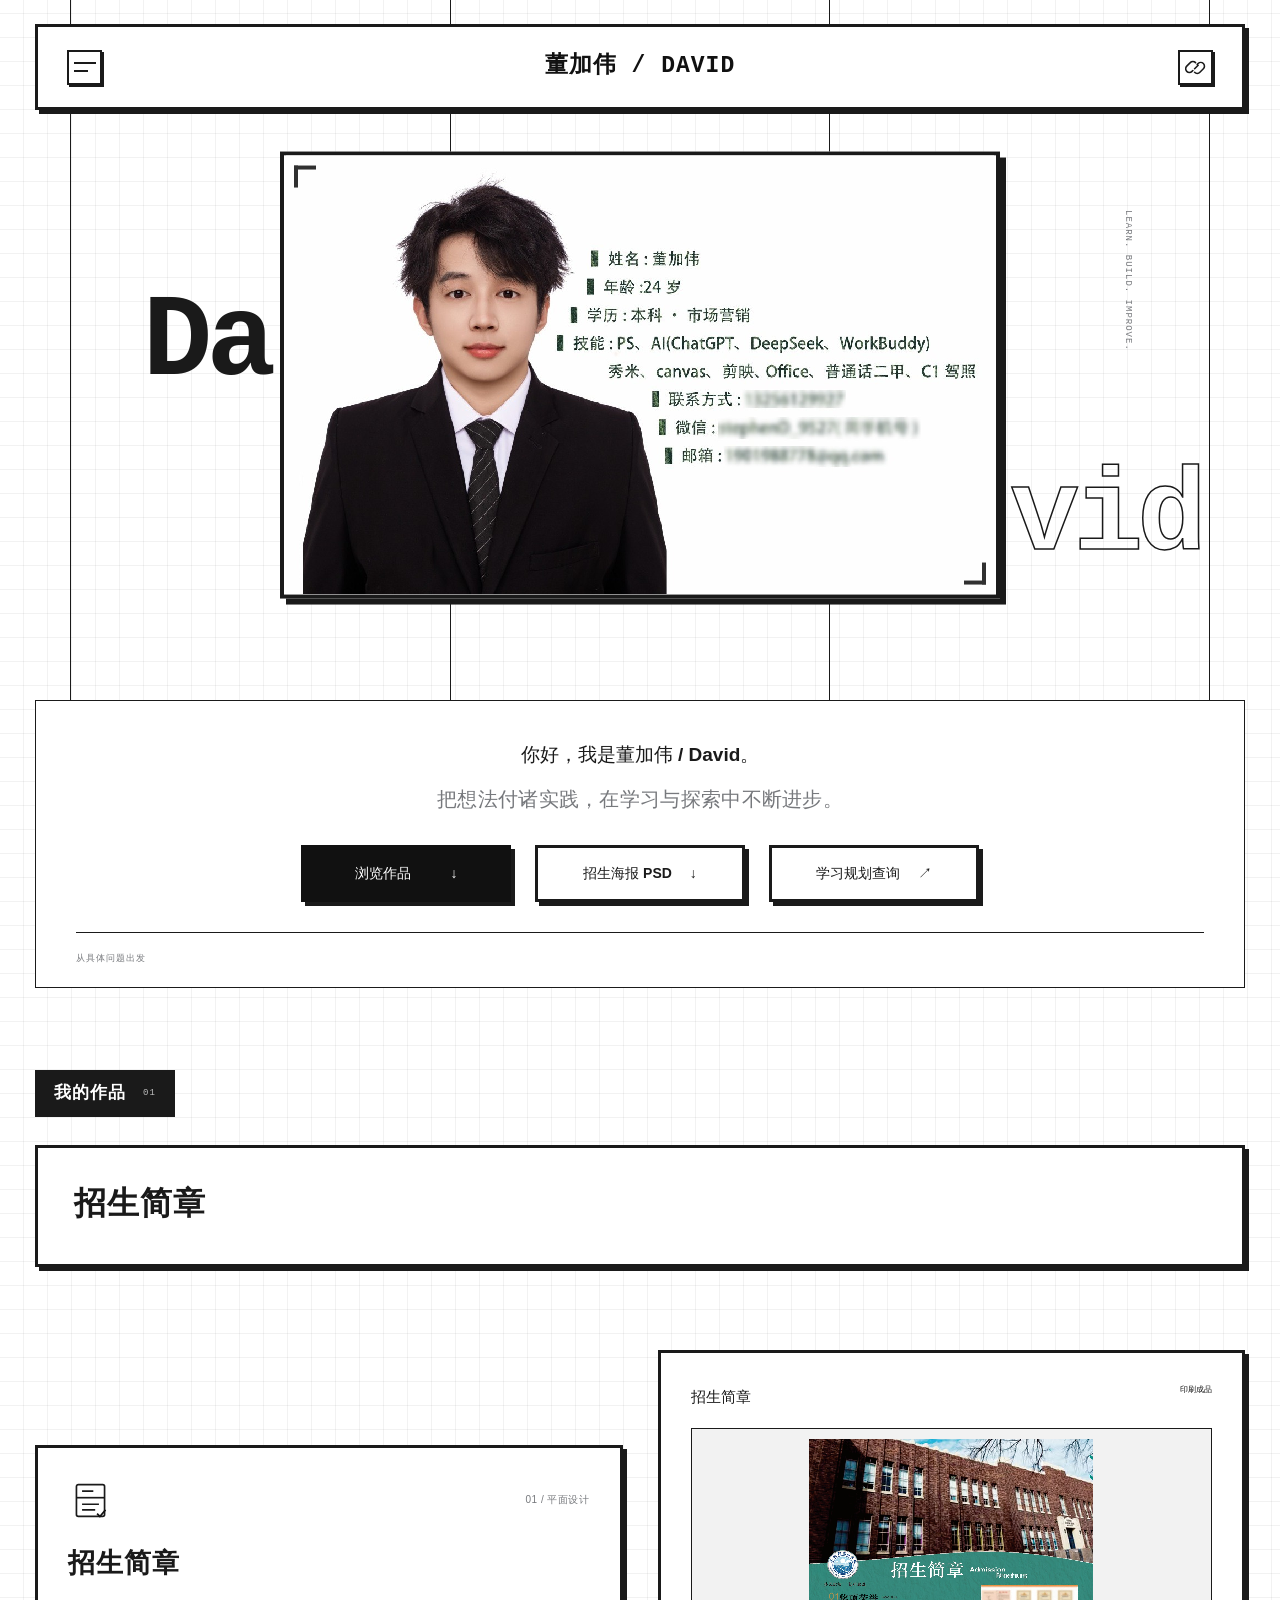
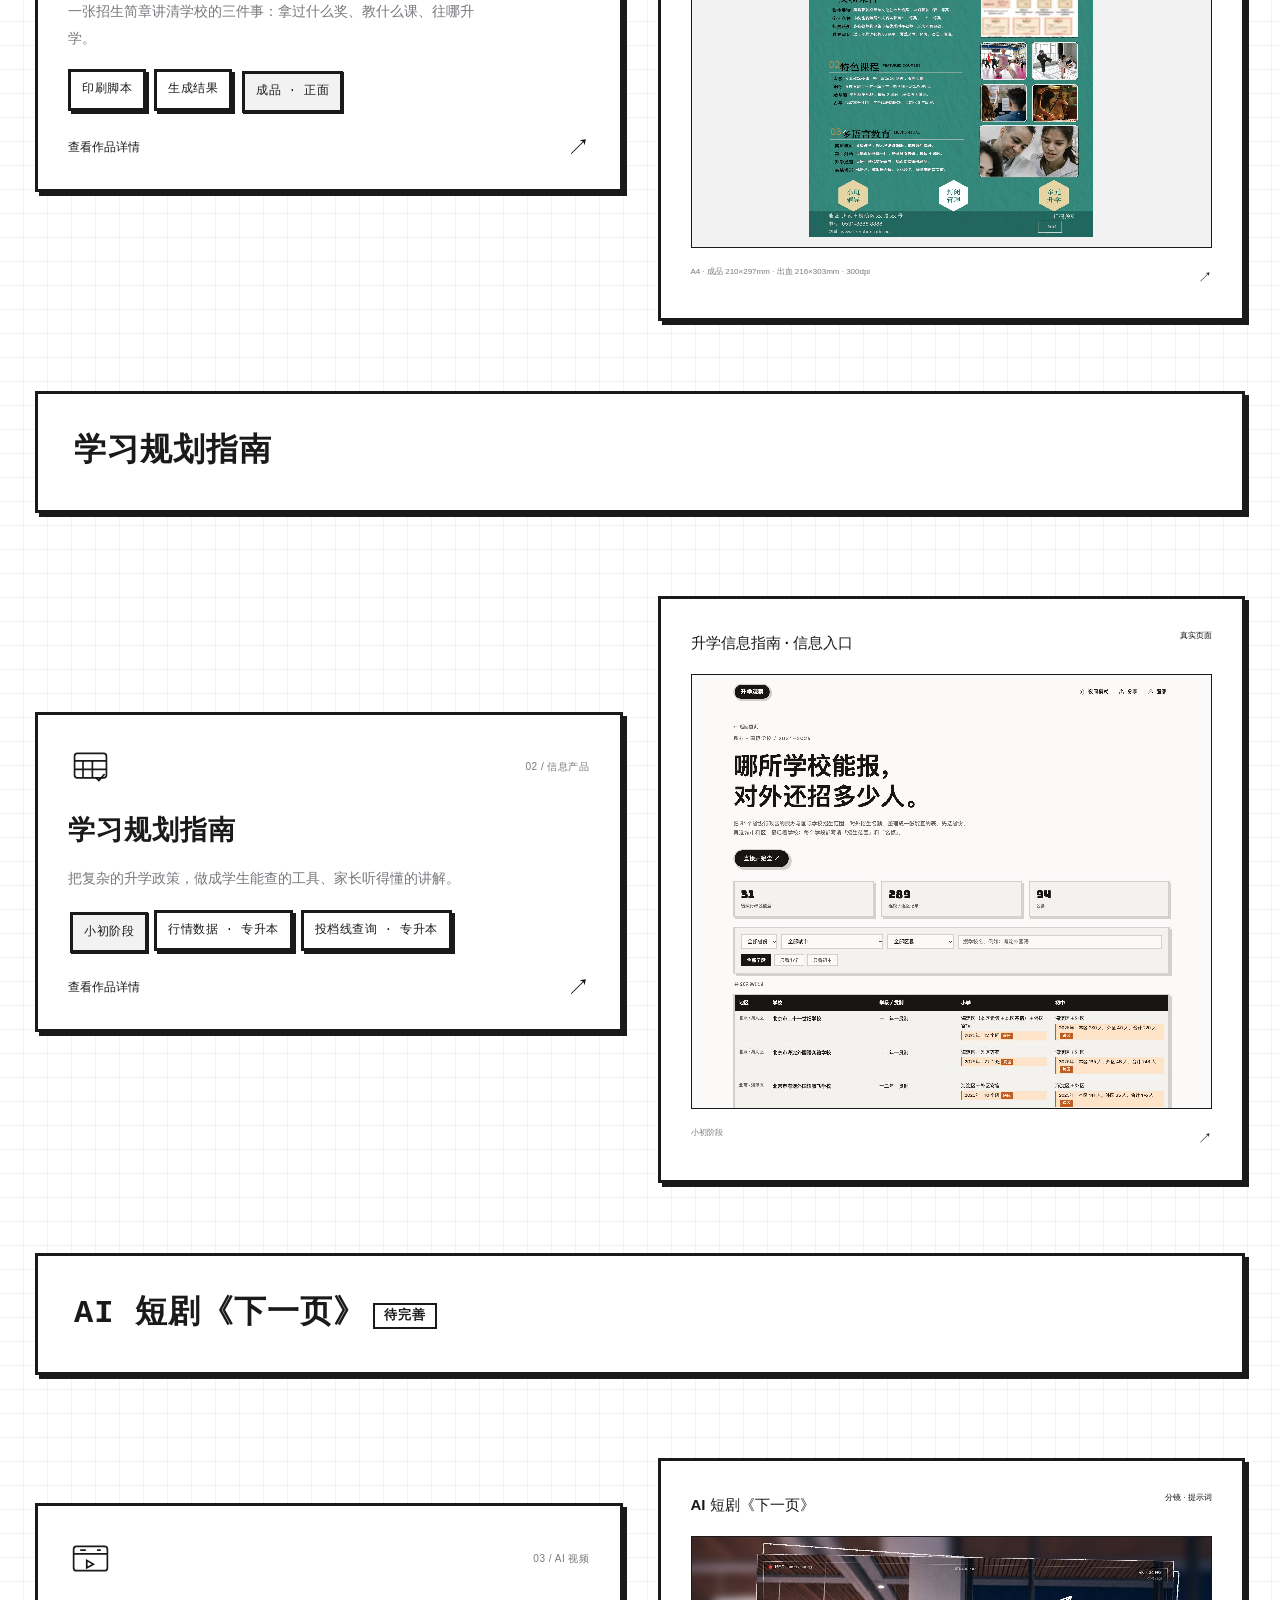
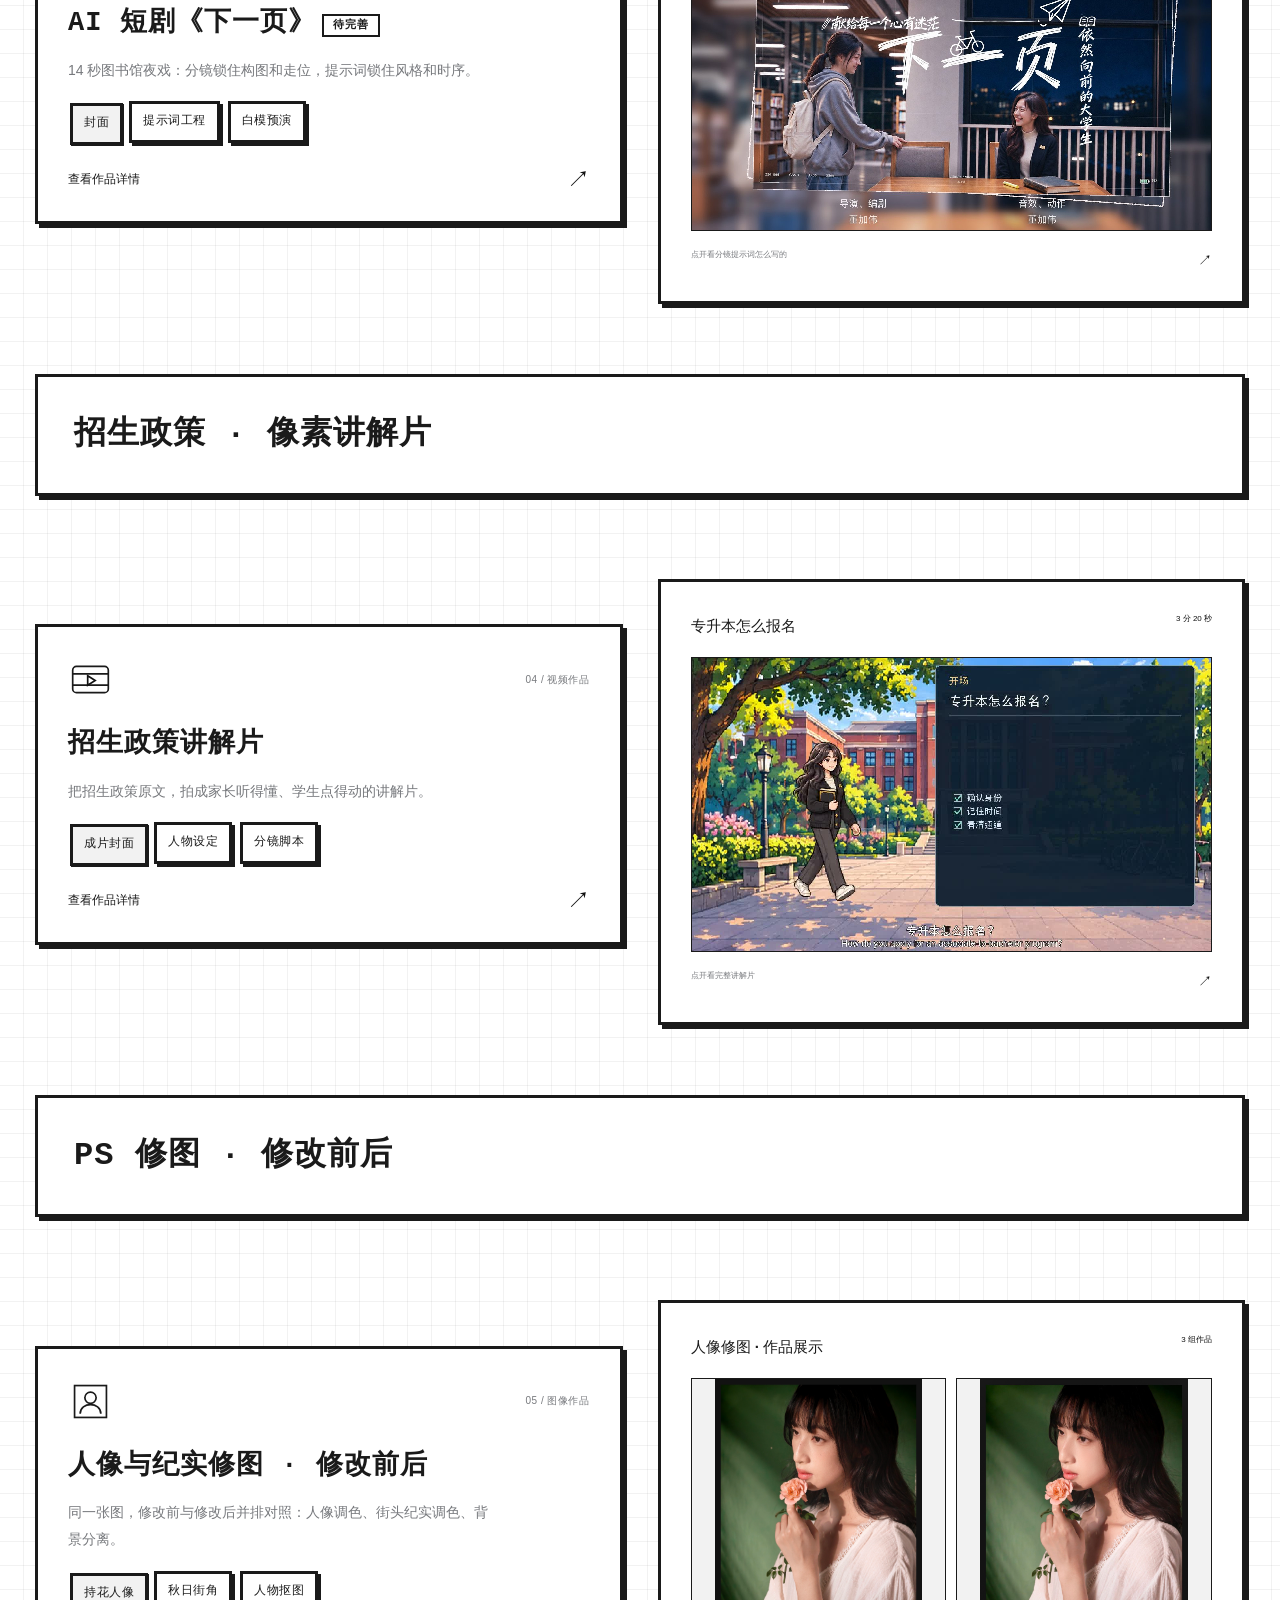
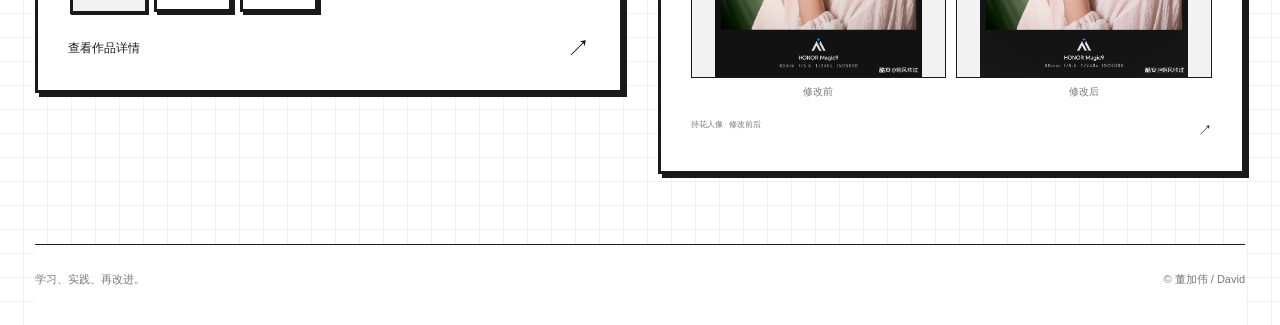
<file: index.html>
<!doctype html>
<html lang="zh-CN"><head><meta charset="utf-8"><meta http-equiv="Cache-Control" content="no-cache, no-store, must-revalidate"><meta http-equiv="Pragma" content="no-cache"><meta http-equiv="Expires" content="0"><meta name="viewport" content="width=device-width,initial-scale=1"><title>董加伟 / David｜作品集</title><meta name="description" content="董加伟 David 的作品集：升学信息指南与招生政策讲解片，把复杂的升学政策做成能查的工具、家长听得懂的讲解，覆盖民办与国际学校招生范围查询。"><meta name="theme-color" content="#ffffff"><link rel="icon" href="assets/favicon.svg"><link rel="stylesheet" href="style.css?v=16"><link rel="stylesheet" href="photo.css?v=7"><style>
.chapter-grid{display:grid;grid-template-columns:repeat(2,1fr);gap:8px;margin:14px 0}
@media(max-width:640px){.chapter-grid{grid-template-columns:1fr}}
.chapter-btn{display:flex;align-items:center;gap:10px;padding:10px 12px;border:1px solid var(--line);background:#fff;font:inherit;font-size:13px;cursor:pointer;text-align:left}
.chapter-btn:hover{background:var(--soft)}
.chapter-btn.on{border-color:var(--ink);background:var(--soft)}
.chapter-btn .ct{font-family:"Courier New","SF Mono",ui-monospace,monospace;font-size:11px;border:1px solid var(--line);padding:1px 6px;white-space:nowrap}
.chapter-btn .cn{flex:1}
</style>
</head>
<body><a class="skip" href="#works">跳到作品</a><div class="page-grid" aria-hidden="true"><i></i><i></i><i></i><i></i></div>
<header class="masthead"><button class="icon-button menu-toggle" id="menu-toggle" aria-label="展开导航" aria-expanded="false" aria-controls="site-nav"><span></span><span></span></button><a class="wordmark" href="#home">董加伟 / David</a><div class="header-actions"><button class="icon-button" id="share" aria-label="复制作品集链接" title="复制作品集链接"><svg viewBox="0 0 24 24" fill="none" stroke="currentColor" stroke-width="1.8" stroke-linecap="round" stroke-linejoin="round" aria-hidden="true"><path d="m10 13 4-4m-6 6-1 1a4 4 0 0 1-6-6l4-4a4 4 0 0 1 6 0m2 2 1-1a4 4 0 0 1 6 6l-4 4a4 4 0 0 1-6 0" transform="translate(1 1)"/></svg></button></div><nav id="site-nav" hidden aria-label="主导航"><a href="#home">首页 <span>01</span></a><a href="#works">精选作品 <span>02</span></a></nav></header>
<main><section class="hero" id="home"><div class="hero-composition"><span class="name-solid" aria-hidden="true">Da</span><div class="identity-poster" role="img" aria-label="董加伟简历"><img class="poster-photo" src="assets/hero-card.jpg?v=3" alt="董加伟简历"><i class="corner top-left"></i><i class="corner bottom-right"></i></div><span class="name-outline" aria-hidden="true">vid</span><span class="hero-side-label">LEARN. BUILD. IMPROVE.</span></div></section>
<section class="hero-introduction"><h1>你好，我是董加伟 / David。</h1><p>把想法付诸实践，在学习与探索中不断进步。</p><div class="hero-buttons"><a class="button primary" href="#works">浏览作品 <span>↓</span></a><a class="button ghost" href="assets/poster/招生海报.psd" download>招生海报 PSD <span>↓</span></a><a class="button ghost" href="site/private.html" target="_blank" rel="noopener">学习规划查询 <span>↗</span></a></div><div class="intro-foot"><span>从具体问题出发</span></div></section>
<section class="works-section" id="works"><div class="section-label">我的作品 <span>01</span></div>
<div class="section-statement"><h2>招生简章</h2></div>
<div class="project-row single-work poster-work"><article class="project-card"><div class="card-top"><svg viewBox="0 0 48 48" fill="none" stroke="currentColor" stroke-width="1.8" aria-hidden="true"><rect x="9" y="7" width="30" height="34" rx="2"/><path d="M9 21h30"/><path d="M15 14h12M15 28h18M15 34h14"/><path class="blue-stroke" d="m31 38 3 3 6-7"/></svg><span>01 / 平面设计</span></div><h3>招生简章</h3><p class="card-sub">一张招生简章讲清学校的三件事：拿过什么奖、教什么课、往哪升学。</p><div class="work-tabs"><button type="button" class="work-tab" data-cover="assets/poster/print-setup.jpg" data-cap="印刷脚本 · 设标准尺寸 / 出血 / CMYK，自动出画布">印刷脚本</button><button type="button" class="work-tab" data-cover="assets/poster/print-output.jpg" data-cap="脚本输出 · 外面 / 里面两份画布（出血 216×303mm）">生成结果</button><button type="button" class="work-tab is-active" data-cover="assets/poster/cover.jpg" data-cap="招生简章 · 印刷成品（A4）">成品 · 正面</button></div><button class="project-link" data-project="poster" aria-label="查看招生简章作品">查看作品详情 <span>↗</span></button></article><button class="project-visual sheet-visual" data-project="poster" aria-label="查看招生简章成品"><div class="sheet-heading"><span>招生简章</span><small>印刷成品</small></div><img class="protected-cover" src="assets/poster/cover.jpg" alt="招生简章 · 印刷成品（A4）"><div class="visual-caption">A4 · 成品 210×297mm · 出血 216×303mm · 300dpi<span>↗</span></div></button></div>

<div class="section-statement"><h2>学习规划指南</h2></div>
<div class="project-row single-work"><article class="project-card"><div class="card-top"><svg viewBox="0 0 48 48" fill="none" stroke="currentColor" stroke-width="1.8" aria-hidden="true"><rect x="7" y="9" width="34" height="26" rx="3"/><path d="M7 17h34M16 17v18M26 17v18M7 26h34"/><path class="blue-stroke" d="m30 35 3 3 6-7"/></svg><span>02 / 信息产品</span></div><h3>学习规划指南</h3><p class="card-sub">把复杂的升学政策，做成学生能查的工具、家长听得懂的讲解。</p><div class="work-tabs"><button type="button" class="work-tab is-active" data-cover="assets/guide-private.jpg" data-cap="小初阶段 · 省市区三级筛选，逐校看范围与名额">小初阶段</button><button type="button" class="work-tab" data-cover="assets/guide-shot1.jpg" data-cap="行情数据 · 专升本 · 三年趋势，报考涨、公办缩">行情数据 · 专升本</button><button type="button" class="work-tab" data-cover="assets/guide-shot3.jpg" data-cap="投档线查询 · 专升本 · 按年份/院校/专业筛选">投档线查询 · 专升本</button></div><button class="project-link" data-project="guide" aria-label="查看升学指南作品">查看作品详情 <span>↗</span></button></article><button class="project-visual sheet-visual" data-project="guide" aria-label="查看升学指南真实页面"><div class="sheet-heading"><span>升学信息指南 · 信息入口</span><small>真实页面</small></div><img class="protected-cover" src="assets/guide-private.jpg" alt="小初阶段 · 省市区三级筛选，逐校看范围与名额"><div class="visual-caption">小初阶段<span>↗</span></div></button></div>
<div class="section-statement"><h2>AI 短剧《下一页》<span class="wip-tag">待完善</span></h2></div>
<div class="project-row single-work"><article class="project-card"><div class="card-top"><svg viewBox="0 0 48 48" fill="none" stroke="currentColor" stroke-width="1.8" aria-hidden="true"><rect x="6" y="11" width="36" height="26" rx="3"/><path d="M6 19h36"/><path d="M13 15h6M31 15h4"/><path class="blue-stroke" d="m20 26 7 4-7 4z"/></svg><span>03 / AI 视频</span></div><h3>AI 短剧《下一页》<span class="wip-tag">待完善</span></h3><p class="card-sub">14 秒图书馆夜戏：分镜锁住构图和走位，提示词锁住风格和时序。</p><div class="work-tabs"><button type="button" class="work-tab is-active" data-cover="assets/aivideo/cover.jpg" data-cap="《下一页》· 图书馆闭馆前">封面</button><button type="button" class="work-tab" data-cover="assets/aivideo/prompt-engineering.jpg" data-cap="即梦 · 分镜提示词工程（14 秒照片序列）">提示词工程</button><button type="button" class="work-tab" data-cover="assets/aivideo/previs-3.jpg" data-cap="白模预演 · 先把走位和光位定死">白模预演</button></div><button class="project-link" data-project="aivideo" aria-label="查看 AI 短剧作品">查看作品详情 <span>↗</span></button></article><button class="project-visual sheet-visual" data-project="aivideo" aria-label="查看 AI 短剧封面"><div class="sheet-heading"><span>AI 短剧《下一页》</span><small>分镜 · 提示词</small></div><img class="protected-cover" src="assets/aivideo/cover.jpg" alt="AI 短剧《下一页》封面"><div class="visual-caption">点开看分镜提示词怎么写的<span>↗</span></div></button></div>

<div class="section-statement"><h2>招生政策 · 像素讲解片</h2></div>
<div class="project-row single-work"><article class="project-card"><div class="card-top"><svg viewBox="0 0 48 48" fill="none" stroke="currentColor" stroke-width="1.8" aria-hidden="true"><rect x="5" y="10" width="38" height="28" rx="4"/><path d="M5 18h38M5 30h38"/><path class="blue-stroke" d="m21 20 8 5-8 5z"/></svg><span>04 / 视频作品</span></div><h3>招生政策讲解片</h3><p class="card-sub">把招生政策原文，拍成家长听得懂、学生点得动的讲解片。</p><div class="work-tabs"><button type="button" class="work-tab is-active" data-cover="site/assets/eligibility-poster.jpg" data-cap="像素风讲解片 · 成片封面">成片封面</button><button type="button" class="work-tab" data-cover="assets/policy-frame1.jpg" data-cap="虚拟人物设定 · 小书">人物设定</button><button type="button" class="work-tab" data-cover="assets/policy-frame2.jpg" data-cap="分镜脚本 · 按身份拆 9 章">分镜脚本</button></div><button class="project-link" data-project="policy" aria-label="查看政策解读视频">查看作品详情 <span>↗</span></button></article><button class="project-visual sheet-visual" data-project="policy" aria-label="播放政策解读像素视频"><div class="sheet-heading"><span>专升本怎么报名</span><small>3 分 20 秒</small></div><img class="protected-cover" src="site/assets/eligibility-poster.jpg" alt="政策解读像素视频封面"><div class="visual-caption">点开看完整讲解片<span>↗</span></div></button></div>

<div class="section-statement"><h2>PS 修图 · 修改前后</h2></div>


<div class="project-row single-work portrait-work"><article class="project-card"><div class="card-top"><svg viewBox="0 0 48 48" fill="none" stroke="currentColor" stroke-width="1.8" aria-hidden="true"><rect x="7" y="7" width="34" height="34"/><circle cx="24" cy="20" r="6"/><path d="M13 37c0-13 22-13 22 0"/></svg><span>05 / 图像作品</span></div><h3>人像与纪实修图 · 修改前后</h3><p class="card-sub">同一张图，修改前与修改后并排对照：人像调色、街头纪实调色、背景分离。</p><div class="work-tabs"><button type="button" class="work-tab is-active" data-before="assets/portraits/flower-before.jpg" data-after="assets/portraits/flower-after.jpg" data-cap="持花人像 · 修改前后">持花人像</button><button type="button" class="work-tab" data-before="assets/portraits/street-before.jpg" data-after="assets/portraits/street-after.jpg" data-cap="秋日街角 · 修改前后">秋日街角</button><button type="button" class="work-tab" data-before="assets/portraits/cutout-before.jpg" data-after="assets/portraits/cutout-after.jpg" data-cap="人物抠图 · 修改前后">人物抠图</button></div><button class="project-link" data-project="portraits" aria-label="查看人像修图前后对比">查看作品详情 <span>↗</span></button></article><button class="project-visual sheet-visual" data-project="portraits" aria-label="查看人像作品原图与成片"><div class="sheet-heading"><span>人像修图 · 作品展示</span><small>3 组作品</small></div><div class="compare-cover"><figure><img class="protected-cover cover-before" src="assets/portraits/flower-before.jpg" alt="持花人像 · 修改前" loading="lazy"><figcaption>修改前</figcaption></figure><figure><img class="protected-cover cover-after" src="assets/portraits/flower-after.jpg" alt="持花人像 · 修改后" loading="lazy"><figcaption>修改后</figcaption></figure></div><div class="visual-caption">持花人像 · 修改前后<span>↗</span></div></button></div>

</section>
</main>
<footer><span>学习、实践、再改进。</span><span>© 董加伟 / David</span></footer><dialog id="project-dialog" aria-labelledby="dialog-title"><div class="dialog-bar"><span>作品详情 / 实践记录</span><button id="close-dialog" aria-label="关闭作品详情">关闭 ×</button></div><div id="dialog-body"></div></dialog><div id="toast" role="status" aria-live="polite"></div><script src="app.js?v=27"></script></body></html>
</file>
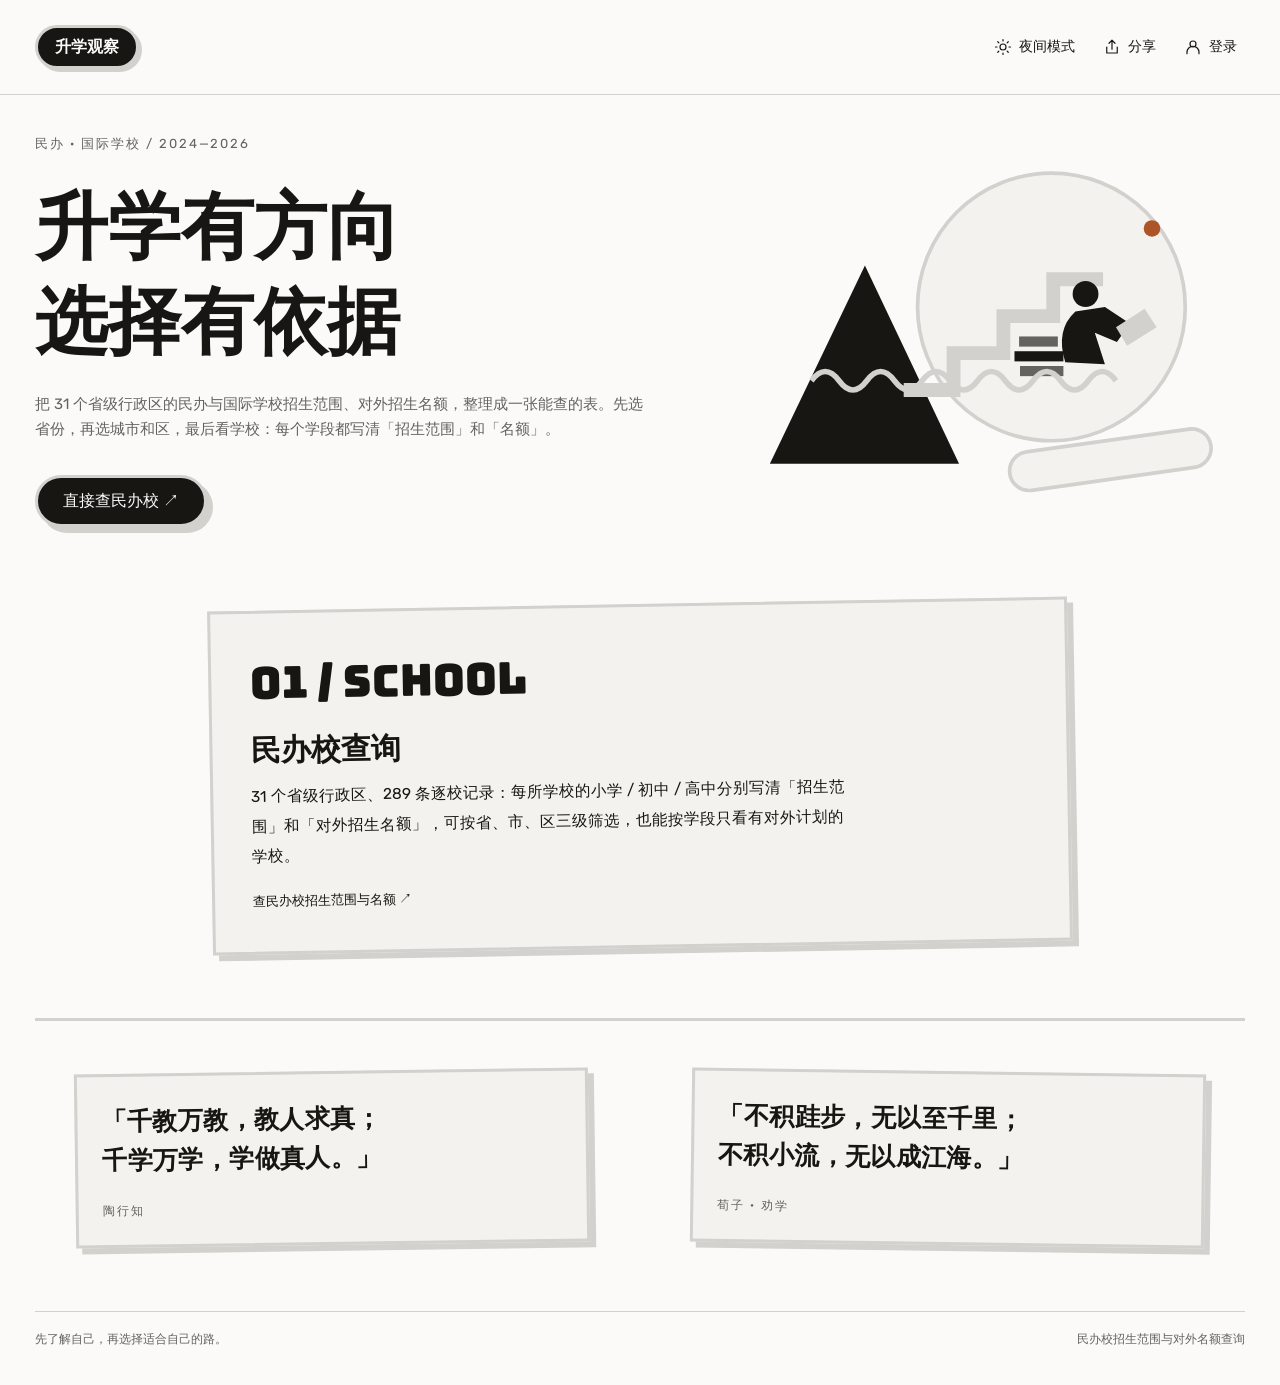
<file: site/index.html>
<!doctype html><html lang="zh-CN"><head><meta charset="utf-8"><meta name="viewport" content="width=device-width,initial-scale=1"><title>升学观察 · 民办与国际学校招生范围查询</title><link rel="preconnect" href="https://fonts.googleapis.com"><link href="https://fonts.googleapis.com/css2?family=Bungee&family=Rubik:wght@400;600&display=swap" rel="stylesheet"><style>
:root{--bg:oklch(0.985 0.003 90);--surface:oklch(0.96 0.004 90);--ink:oklch(0.2 0.005 90);--muted:oklch(0.5 0.005 90);--line:oklch(0.86 0.004 90);--accent:oklch(0.2 0.005 90);--on-accent:oklch(0.985 0.003 90);--accent2:oklch(0.62 0.005 90);--accent3:oklch(0.55 0.13 45);--turn:2deg;--shadow:6px;--gap:30px;--duration:260ms;--bounce:cubic-bezier(.34,1.56,.64,1)}
*{box-sizing:border-box}body{margin:0;background:var(--bg);color:var(--ink);font:400 16px/1.65 'Rubik','PingFang SC','Noto Sans SC',sans-serif}a{color:inherit}a:focus-visible,button:focus-visible,input:focus-visible,select:focus-visible,summary:focus-visible{outline:2px solid var(--ink);outline-offset:5px}header{max-width:1280px;margin:auto;padding:30px 35px;display:flex;align-items:center;justify-content:space-between;gap:20px}.logo{font-weight:800;text-decoration:none;background:var(--accent);color:var(--on-accent);padding:6px 17px;border:3px solid var(--line);border-radius:999px;box-shadow:3px 3px 0 var(--line)}nav{display:flex;gap:27px;flex-wrap:wrap;font-size:14px}nav a{text-decoration:none;color:var(--muted)}nav a:hover{text-decoration:underline;text-underline-offset:6px}main{max-width:1280px;margin:auto;padding:35px}.hero{display:grid;grid-template-columns:1.25fr 1fr;gap:50px;align-items:center;min-height:400px}.kicker{font-size:13px;letter-spacing:2px;color:var(--muted)}h1{font:800 clamp(38px,5.7vw,73px)/1.3 'Bungee','PingFang SC','Noto Sans SC',sans-serif;letter-spacing:0;margin:24px 0}h2{font-size:24px;line-height:1.4}.intro{color:var(--muted);max-width:620px;font-size:15px}.cta{display:inline-block;background:var(--accent);color:var(--on-accent);padding:10px 25px;border:3px solid var(--line);border-radius:999px;box-shadow:6px 6px 0 var(--line);text-decoration:none;margin-top:18px}.cta:active{transform:translate(4px,4px) rotate(-2deg);box-shadow:none}.visual{width:100%;max-height:360px}.entries{display:grid;grid-template-columns:1fr;gap:var(--gap);margin:40px 5px 28px}.entry{border:3px solid var(--line);background:var(--surface);padding:28px;box-shadow:var(--shadow) var(--shadow) 0 var(--line);transform:rotate(calc(-1 * var(--turn)));text-decoration:none;transition:transform var(--duration) var(--bounce),box-shadow var(--duration) var(--bounce);min-height:235px;display:flex;flex-direction:column}.entry:nth-child(2){transform:translateY(8px) rotate(var(--turn));background:var(--accent);color:var(--on-accent)}.entry:nth-child(3){border-radius:42px}.entry:hover{transform:translateY(-8px) rotate(0)}.entry:active{transform:translate(5px,5px) rotate(-2deg);box-shadow:none}.entry .big{font:400 34px 'Bungee','PingFang SC',sans-serif}.entry h2{margin:16px 0 7px;font-size:21px}.entry p{font-size:14px;margin:0;line-height:1.8}.entry .arrow{margin-top:auto;padding-top:18px;font-size:13px}
.entries .entrySolo{width:100%;max-width:860px;margin:34px auto 6px;transform:rotate(-1deg);min-height:0;padding:40px 38px}
.entrySolo .big{font-size:44px}
.entrySolo h2{font-size:30px;margin:18px 0 10px}
.entrySolo p{font-size:15.5px;line-height:1.95;max-width:60ch}
@media(max-width:760px){.entries .entrySolo{padding:26px 22px;transform:none}.entrySolo .big{font-size:32px}.entrySolo h2{font-size:24px}.entrySolo p{font-size:14px}}.note{font-size:12px;color:var(--muted);margin-top:35px}.foot{margin-top:50px;border-top:1px solid var(--line);padding-top:18px;font-size:12px;color:var(--muted);display:flex;justify-content:space-between;gap:20px}.sheet{border:3px solid var(--line);background:var(--surface);box-shadow:6px 6px 0 var(--line);padding:26px;margin:24px 0}.steps{display:grid;grid-template-columns:repeat(3,1fr);gap:22px}.steps article{border-top:3px solid var(--line);padding:18px 0}.steps h2{font-size:19px}.steps p{font-size:14px;color:var(--muted)}.pill{display:inline-block;padding:3px 12px;border:2px solid var(--line);border-radius:999px;font-size:12px}.checklist{padding-left:23px;color:var(--muted)}.checklist li{margin:10px 0}details{border-top:1px solid var(--line);padding:16px 0}summary{cursor:pointer;font-weight:600}details p{color:var(--muted);font-size:14px}.placeholder{border:2px dashed var(--line);padding:20px;color:var(--muted);font-size:14px}button,input,select{font:inherit}@media(max-width:760px){header{padding:20px;align-items:start}nav{gap:10px 16px;max-width:210px;justify-content:end}main{padding:20px}.hero{grid-template-columns:1fr;gap:12px;min-height:0}.visual{max-height:220px}.entries,.steps{grid-template-columns:1fr;gap:28px}.entry{min-height:210px}.entries{margin-top:30px}.foot{flex-direction:column;gap:6px}.sheet{padding:18px}}@media(prefers-reduced-motion:reduce){*{transition:none!important;animation:none!important;scroll-behavior:auto!important}}
.yearNotice{border-left:4px solid var(--ink);background:var(--surface);padding:17px 20px;font-size:14px;margin:25px 0}.videoArea{display:grid;grid-template-columns:1.8fr 1fr;gap:30px;align-items:start;margin:35px 0}video{width:100%;display:block;background:var(--ink);border:3px solid var(--line);box-shadow:6px 6px 0 var(--line);aspect-ratio:16/9}.chapters{display:flex;flex-wrap:wrap;gap:9px}.chapter{padding:8px 12px;background:var(--surface);border:2px solid var(--line);color:var(--ink);cursor:pointer;font-size:13px}.chapter span{color:var(--muted);margin-right:5px}.chapter:hover{transform:rotate(-2deg)}.chapter:active{transform:translateY(2px)}.routes{display:grid;grid-template-columns:1fr 1fr;gap:25px;margin:25px 0}.route{padding:23px;border:3px solid var(--line);box-shadow:6px 6px 0 var(--line);background:var(--surface)}.route:nth-child(odd){transform:rotate(-1deg)}.route:nth-child(even){transform:rotate(1deg)}.route p{font-size:14px}.route .pill{font-size:12px}.flow{border-top:1px solid var(--line);padding-top:13px}@media(max-width:760px){.videoArea,.routes{grid-template-columns:1fr}}.inlineEligibility{margin-top:60px;border-top:3px solid var(--line);padding-top:30px;scroll-margin-top:24px}.inlineEligibility[hidden]{display:none}.inlineEligibility:target{display:block}.inlineHeading{display:flex;align-items:center;justify-content:space-between;gap:20px}.inlineHeading button{border:2px solid var(--line);background:var(--surface);color:var(--ink);padding:8px 15px;cursor:pointer}.inlineEligibility h2:focus{outline:none}.inlineEligibility .videoArea h2{font-size:22px}.inlineEligibility .route h2{font-size:24px}.inlineEligibility video{transform:none}.entry[aria-expanded="true"]{outline:2px solid var(--ink);outline-offset:5px}</style><link rel="stylesheet" href="assets/site-controls.css"></head><body><header class="siteHeader"><a class="siteLogo" href="index.html">升学观察</a><nav class="siteActions" aria-label="页面工具"><button type="button" class="siteAction" id="themeControl" aria-pressed="false"><svg viewBox="0 0 24 24" aria-hidden="true"><circle cx="12" cy="12" r="4"/><path d="M12 2v2m0 16v2M2 12h2m16 0h2M5 5l1.5 1.5m11 11L19 19M5 19l1.5-1.5m11-11L19 5"/></svg><span id="themeText">日夜模式</span></button><button type="button" class="siteAction" id="shareControl"><svg viewBox="0 0 24 24" aria-hidden="true"><path d="M12 15V3m-4 4 4-4 4 4M5 12v8h14v-8"/></svg><span>分享</span></button><button type="button" class="siteAction" id="loginControl"><svg viewBox="0 0 24 24" aria-hidden="true"><circle cx="12" cy="8" r="4"/><path d="M4 21v-2a8 8 0 0 1 16 0v2"/></svg><span id="loginText">登录</span></button></nav></header><main><section class="hero"><div><div class="kicker">民办 · 国际学校 / 2024—2026</div><h1>升学有方向<br>选择有依据</h1><p class="intro">把 31 个省级行政区的民办与国际学校招生范围、对外招生名额，整理成一张能查的表。先选省份，再选城市和区，最后看学校：每个学段都写清「招生范围」和「名额」。</p><a class="cta" href="private.html">直接查民办校 ↗</a></div><svg class="visual" viewBox="0 0 520 390" role="img" aria-label="用书本、道路与阶梯表现升学规划的几何插图"><circle cx="330" cy="170" r="145" fill="var(--surface)" stroke="var(--line)" stroke-width="4"/><path d="M25 340 L128 125 L230 340 Z" fill="var(--ink)"/><path d="M170 260h54v-40h54v-40h54v-40h54" fill="none" stroke="var(--line)" stroke-width="15"/><rect x="295" y="202" width="42" height="11" fill="var(--muted)"/><rect x="290" y="218" width="53" height="11" fill="var(--ink)"/><rect x="296" y="234" width="47" height="11" fill="var(--muted)"/><circle cx="367" cy="156" r="14" fill="var(--ink)"/><path d="M356 175q-22 20-11 55l43 2-11-34 24 10 14-20-27-18z" fill="var(--ink)"/><path d="M400 192l31-20 13 20-32 20z" fill="var(--line)"/><path d="M70 250q15-20 30 0t30 0t30 0t30 0t30 0t30 0t30 0t30 0t30 0t30 0t30 0" stroke="var(--line)" fill="none" stroke-width="6"/><circle cx="439" cy="85" r="9" fill="var(--accent3)"/><rect x="282" y="330" width="220" height="42" rx="21" transform="rotate(-8 282 330)" fill="var(--surface)" stroke="var(--line)" stroke-width="4"/></svg></section><section class="entries" aria-label="查询入口"><a class="entry entrySolo" href="private.html"><span class="big">01 / SCHOOL</span><h2>民办校查询</h2><p>31 个省级行政区、289 条逐校记录：每所学校的小学 / 初中 / 高中分别写清「招生范围」和「对外招生名额」，可按省、市、区三级筛选，也能按学段只看有对外计划的学校。</p><span class="arrow">查民办校招生范围与名额 ↗</span></a></section><style id="quoteStyle">
.quoteBand{display:grid;grid-template-columns:1fr 1fr;gap:22px;margin:64px 0 46px;padding-top:34px;border-top:3px solid var(--line)}
.quoteCard{border:3px solid var(--line);background:var(--surface);box-shadow:var(--shadow) var(--shadow) 0 var(--line);padding:26px 24px 22px;display:flex;flex-direction:column;justify-content:space-between;gap:16px}
.quoteCard:nth-child(1){transform:rotate(-0.8deg)}
.quoteCard:nth-child(2){transform:rotate(0.8deg)}
.quoteCard blockquote{margin:0;font-size:clamp(19px,2vw,25px);line-height:1.55;font-weight:600;letter-spacing:.4px}
.quoteCard blockquote span{display:block}
.quoteCard cite{font-style:normal;font-size:12px;letter-spacing:2px;color:var(--muted)}
@media(max-width:760px){.quoteBand{grid-template-columns:1fr}.quoteCard{transform:none!important}.quoteCard blockquote span{display:inline}}@media(max-width:480px){.quoteCard blockquote{font-size:15.5px;letter-spacing:0}.quoteCard{padding:20px 18px 18px}}
</style><section class="quoteBand" aria-label="两句题记"><figure class="quoteCard"><blockquote><span>「千教万教，教人求真；</span><span>千学万学，学做真人。」</span></blockquote><figcaption><cite>陶行知</cite></figcaption></figure><figure class="quoteCard"><blockquote><span>「不积跬步，无以至千里；</span><span>不积小流，无以成江海。」</span></blockquote><figcaption><cite>荀子 · 劝学</cite></figcaption></figure></section><footer class="foot"><span>先了解自己，再选择适合自己的路。</span><span>民办校招生范围与对外名额查询</span></footer></main><dialog id="profileDialog" class="controlDialog" aria-labelledby="profileTitle"><h2 id="profileTitle">登录 · 本地体验</h2><p>当前为本地体验模式，仅保存此浏览器的昵称，不创建真实账号，也不验证身份。请勿填写密码或手机号。</p><form id="profileForm"><label for="localNickname">你的昵称</label><input id="localNickname" name="nickname" maxlength="16" required autocomplete="off" placeholder="例如：大伟"><div class="dialogButtons"><button type="submit" class="primaryControl" id="saveProfile">进入体验</button><button type="button" id="logoutControl" hidden>退出体验</button><button type="button" data-close-dialog="profileDialog">取消</button></div></form></dialog><dialog id="shareDialog" class="controlDialog" aria-labelledby="shareTitle"><h2 id="shareTitle">分享页面</h2><p id="shareDescription"></p><label for="shareValue">分享内容</label><input id="shareValue" readonly><div class="dialogButtons"><button type="button" class="primaryControl" id="copyShare">复制</button><button type="button" id="nativeShare" hidden>系统分享</button><button type="button" data-close-dialog="shareDialog">关闭</button></div></dialog><div id="siteToast" class="siteToast" role="status" aria-live="polite" hidden></div><script src="assets/site-controls.js"></script></body></html>
</file>
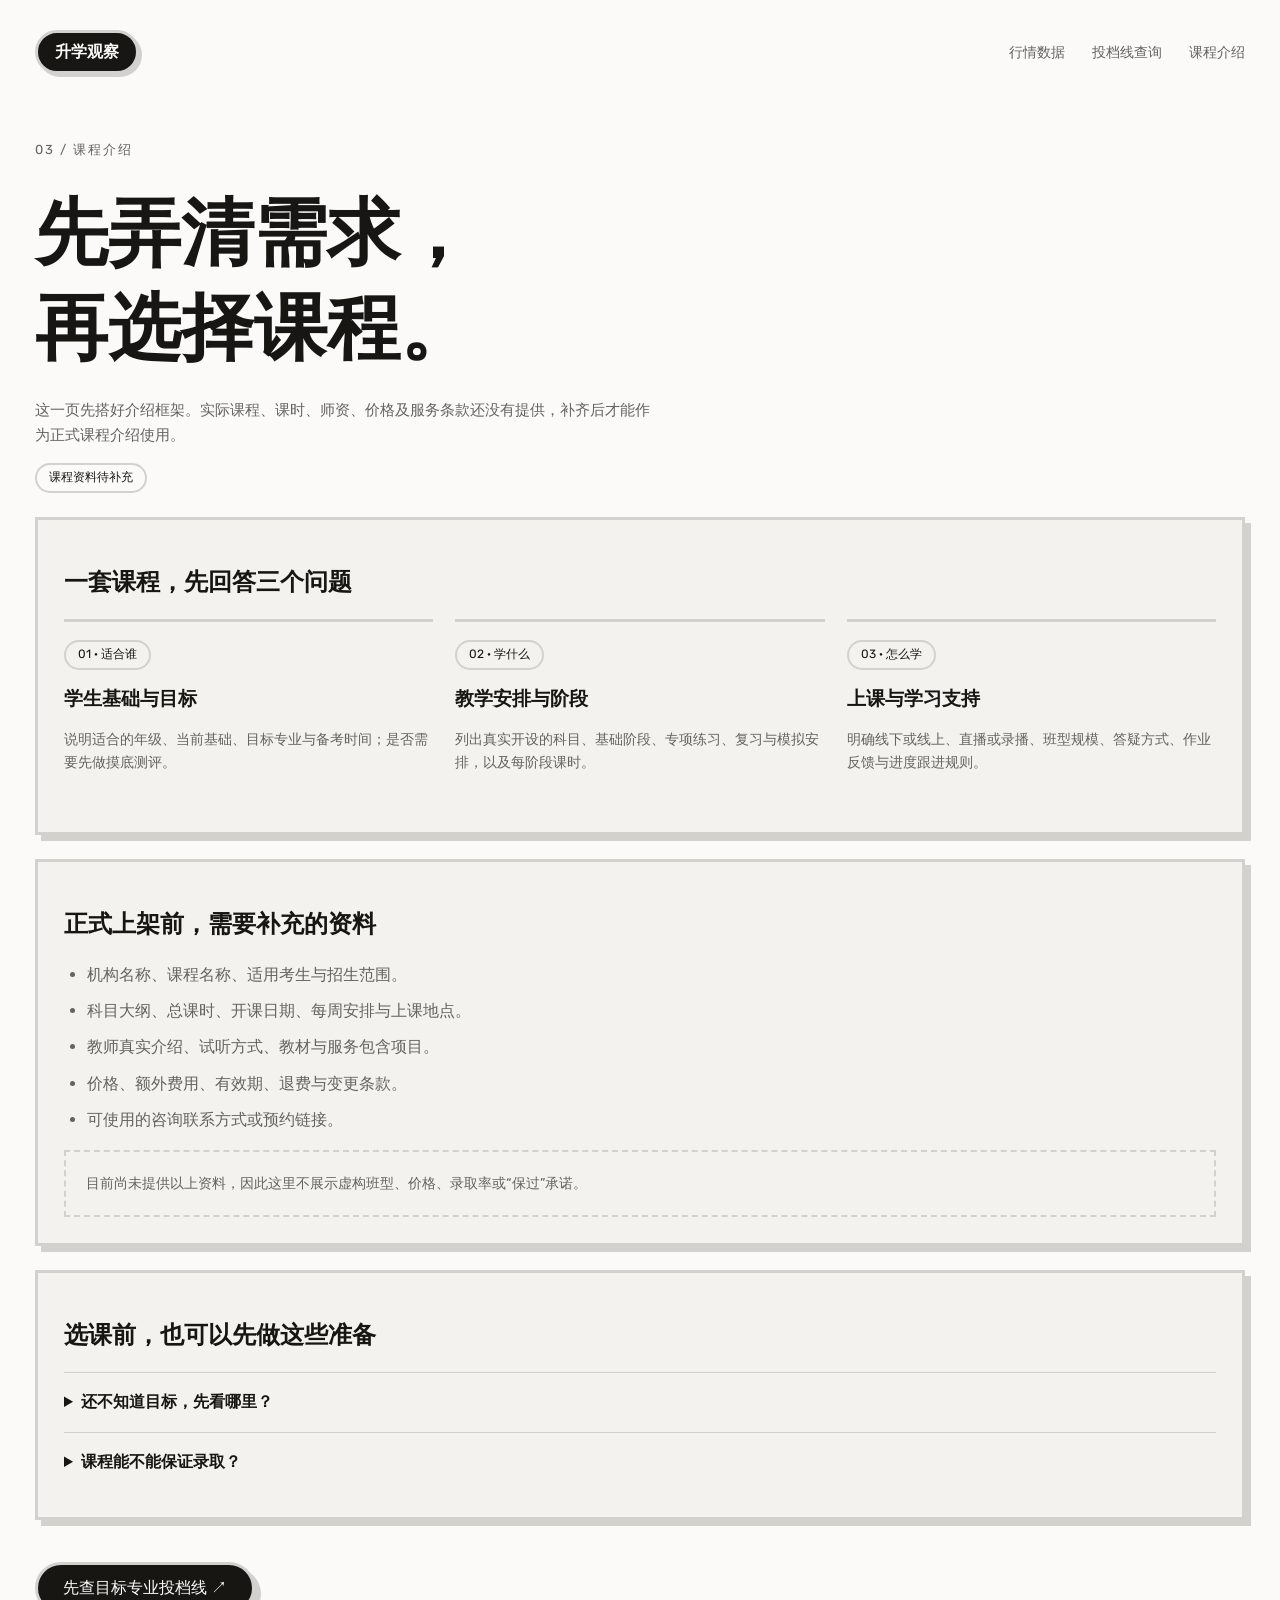
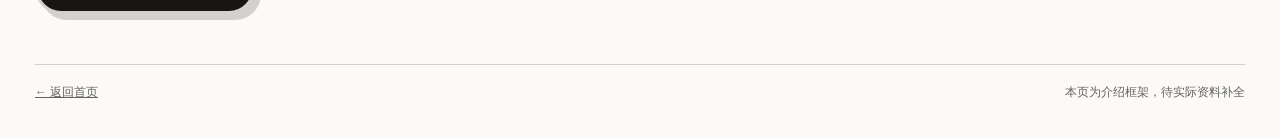
<file: site/courses.html>
<!doctype html><html lang="zh-CN"><head><meta charset="utf-8"><meta name="viewport" content="width=device-width,initial-scale=1"><title>课程介绍 · 升学观察</title><link rel="preconnect" href="https://fonts.googleapis.com"><link href="https://fonts.googleapis.com/css2?family=Bungee&family=Rubik:wght@400;600&display=swap" rel="stylesheet"><style>
:root{--bg:oklch(0.985 0.003 90);--surface:oklch(0.96 0.004 90);--ink:oklch(0.2 0.005 90);--muted:oklch(0.5 0.005 90);--line:oklch(0.86 0.004 90);--accent:oklch(0.2 0.005 90);--on-accent:oklch(0.985 0.003 90);--accent2:oklch(0.62 0.005 90);--accent3:oklch(0.55 0.13 45);--turn:2deg;--shadow:6px;--gap:30px;--duration:260ms;--bounce:cubic-bezier(.34,1.56,.64,1)}
*{box-sizing:border-box}body{margin:0;background:var(--bg);color:var(--ink);font:400 16px/1.65 'Rubik','PingFang SC','Noto Sans SC',sans-serif}a{color:inherit}a:focus-visible,button:focus-visible,input:focus-visible,select:focus-visible,summary:focus-visible{outline:2px solid var(--ink);outline-offset:5px}header{max-width:1280px;margin:auto;padding:30px 35px;display:flex;align-items:center;justify-content:space-between;gap:20px}.logo{font-weight:800;text-decoration:none;background:var(--accent);color:var(--on-accent);padding:6px 17px;border:3px solid var(--line);border-radius:999px;box-shadow:3px 3px 0 var(--line)}nav{display:flex;gap:27px;flex-wrap:wrap;font-size:14px}nav a{text-decoration:none;color:var(--muted)}nav a:hover{text-decoration:underline;text-underline-offset:6px}main{max-width:1280px;margin:auto;padding:35px}.hero{display:grid;grid-template-columns:1.25fr 1fr;gap:50px;align-items:center;min-height:400px}.kicker{font-size:13px;letter-spacing:2px;color:var(--muted)}h1{font:800 clamp(38px,5.7vw,73px)/1.3 'Bungee','PingFang SC','Noto Sans SC',sans-serif;letter-spacing:0;margin:24px 0}h2{font-size:24px;line-height:1.4}.intro{color:var(--muted);max-width:620px;font-size:15px}.cta{display:inline-block;background:var(--accent);color:var(--on-accent);padding:10px 25px;border:3px solid var(--line);border-radius:999px;box-shadow:6px 6px 0 var(--line);text-decoration:none;margin-top:18px}.cta:active{transform:translate(4px,4px) rotate(-2deg);box-shadow:none}.visual{width:100%;max-height:360px}.entries{display:grid;grid-template-columns:repeat(3,minmax(0,1fr));gap:var(--gap);margin:40px 5px 28px}.entry{border:3px solid var(--line);background:var(--surface);padding:28px;box-shadow:var(--shadow) var(--shadow) 0 var(--line);transform:rotate(calc(-1 * var(--turn)));text-decoration:none;transition:transform var(--duration) var(--bounce),box-shadow var(--duration) var(--bounce);min-height:235px;display:flex;flex-direction:column}.entry:nth-child(2){transform:translateY(8px) rotate(var(--turn));background:var(--accent);color:var(--on-accent)}.entry:nth-child(3){border-radius:42px}.entry:hover{transform:translateY(-8px) rotate(0)}.entry:active{transform:translate(5px,5px) rotate(-2deg);box-shadow:none}.entry .big{font:400 34px 'Bungee','PingFang SC',sans-serif}.entry h2{margin:16px 0 7px;font-size:21px}.entry p{font-size:14px;margin:0;line-height:1.8}.entry .arrow{margin-top:auto;padding-top:18px;font-size:13px}.note{font-size:12px;color:var(--muted);margin-top:35px}.foot{margin-top:50px;border-top:1px solid var(--line);padding-top:18px;font-size:12px;color:var(--muted);display:flex;justify-content:space-between;gap:20px}.sheet{border:3px solid var(--line);background:var(--surface);box-shadow:6px 6px 0 var(--line);padding:26px;margin:24px 0}.steps{display:grid;grid-template-columns:repeat(3,1fr);gap:22px}.steps article{border-top:3px solid var(--line);padding:18px 0}.steps h2{font-size:19px}.steps p{font-size:14px;color:var(--muted)}.pill{display:inline-block;padding:3px 12px;border:2px solid var(--line);border-radius:999px;font-size:12px}.checklist{padding-left:23px;color:var(--muted)}.checklist li{margin:10px 0}details{border-top:1px solid var(--line);padding:16px 0}summary{cursor:pointer;font-weight:600}details p{color:var(--muted);font-size:14px}.placeholder{border:2px dashed var(--line);padding:20px;color:var(--muted);font-size:14px}button,input,select{font:inherit}@media(max-width:760px){header{padding:20px;align-items:start}nav{gap:10px 16px;max-width:210px;justify-content:end}main{padding:20px}.hero{grid-template-columns:1fr;gap:12px;min-height:0}.visual{max-height:220px}.entries,.steps{grid-template-columns:1fr;gap:28px}.entry{min-height:210px}.entries{margin-top:30px}.foot{flex-direction:column;gap:6px}.sheet{padding:18px}}@media(prefers-reduced-motion:reduce){*{transition:none!important;animation:none!important;scroll-behavior:auto!important}}
</style></head><body><header><a class="logo" href="index.html">升学观察</a><nav aria-label="主导航"><a href="market.html">行情数据</a><a href="scores.html">投档线查询</a><a href="courses.html">课程介绍</a></nav></header><main><div class="kicker">03 / 课程介绍</div><h1>先弄清需求，<br>再选择课程。</h1><p class="intro">这一页先搭好介绍框架。实际课程、课时、师资、价格及服务条款还没有提供，补齐后才能作为正式课程介绍使用。</p><span class="pill">课程资料待补充</span><section class="sheet"><h2>一套课程，先回答三个问题</h2><div class="steps"><article><span class="pill">01 · 适合谁</span><h2>学生基础与目标</h2><p>说明适合的年级、当前基础、目标专业与备考时间；是否需要先做摸底测评。</p></article><article><span class="pill">02 · 学什么</span><h2>教学安排与阶段</h2><p>列出真实开设的科目、基础阶段、专项练习、复习与模拟安排，以及每阶段课时。</p></article><article><span class="pill">03 · 怎么学</span><h2>上课与学习支持</h2><p>明确线下或线上、直播或录播、班型规模、答疑方式、作业反馈与进度跟进规则。</p></article></div></section><section class="sheet"><h2>正式上架前，需要补充的资料</h2><ul class="checklist"><li>机构名称、课程名称、适用考生与招生范围。</li><li>科目大纲、总课时、开课日期、每周安排与上课地点。</li><li>教师真实介绍、试听方式、教材与服务包含项目。</li><li>价格、额外费用、有效期、退费与变更条款。</li><li>可使用的咨询联系方式或预约链接。</li></ul><div class="placeholder">目前尚未提供以上资料，因此这里不展示虚构班型、价格、录取率或“保过”承诺。</div></section><section class="sheet"><h2>选课前，也可以先做这些准备</h2><details><summary>还不知道目标，先看哪里？</summary><p>先看行情数据了解规模，再查询自己对应专业的历史投档记录。报考资格与专业对应范围仍需按当年的正式政策确认。</p></details><details><summary>课程能不能保证录取？</summary><p>学习服务与录取结果需要分开看。应核对合同中的服务项目与条款，不能把历史分数或案例当作个人录取保证。</p></details></section><a class="cta" href="scores.html">先查目标专业投档线 ↗</a><footer class="foot"><a href="index.html">← 返回首页</a><span>本页为介绍框架，待实际资料补全</span></footer></main></body></html>
</file>
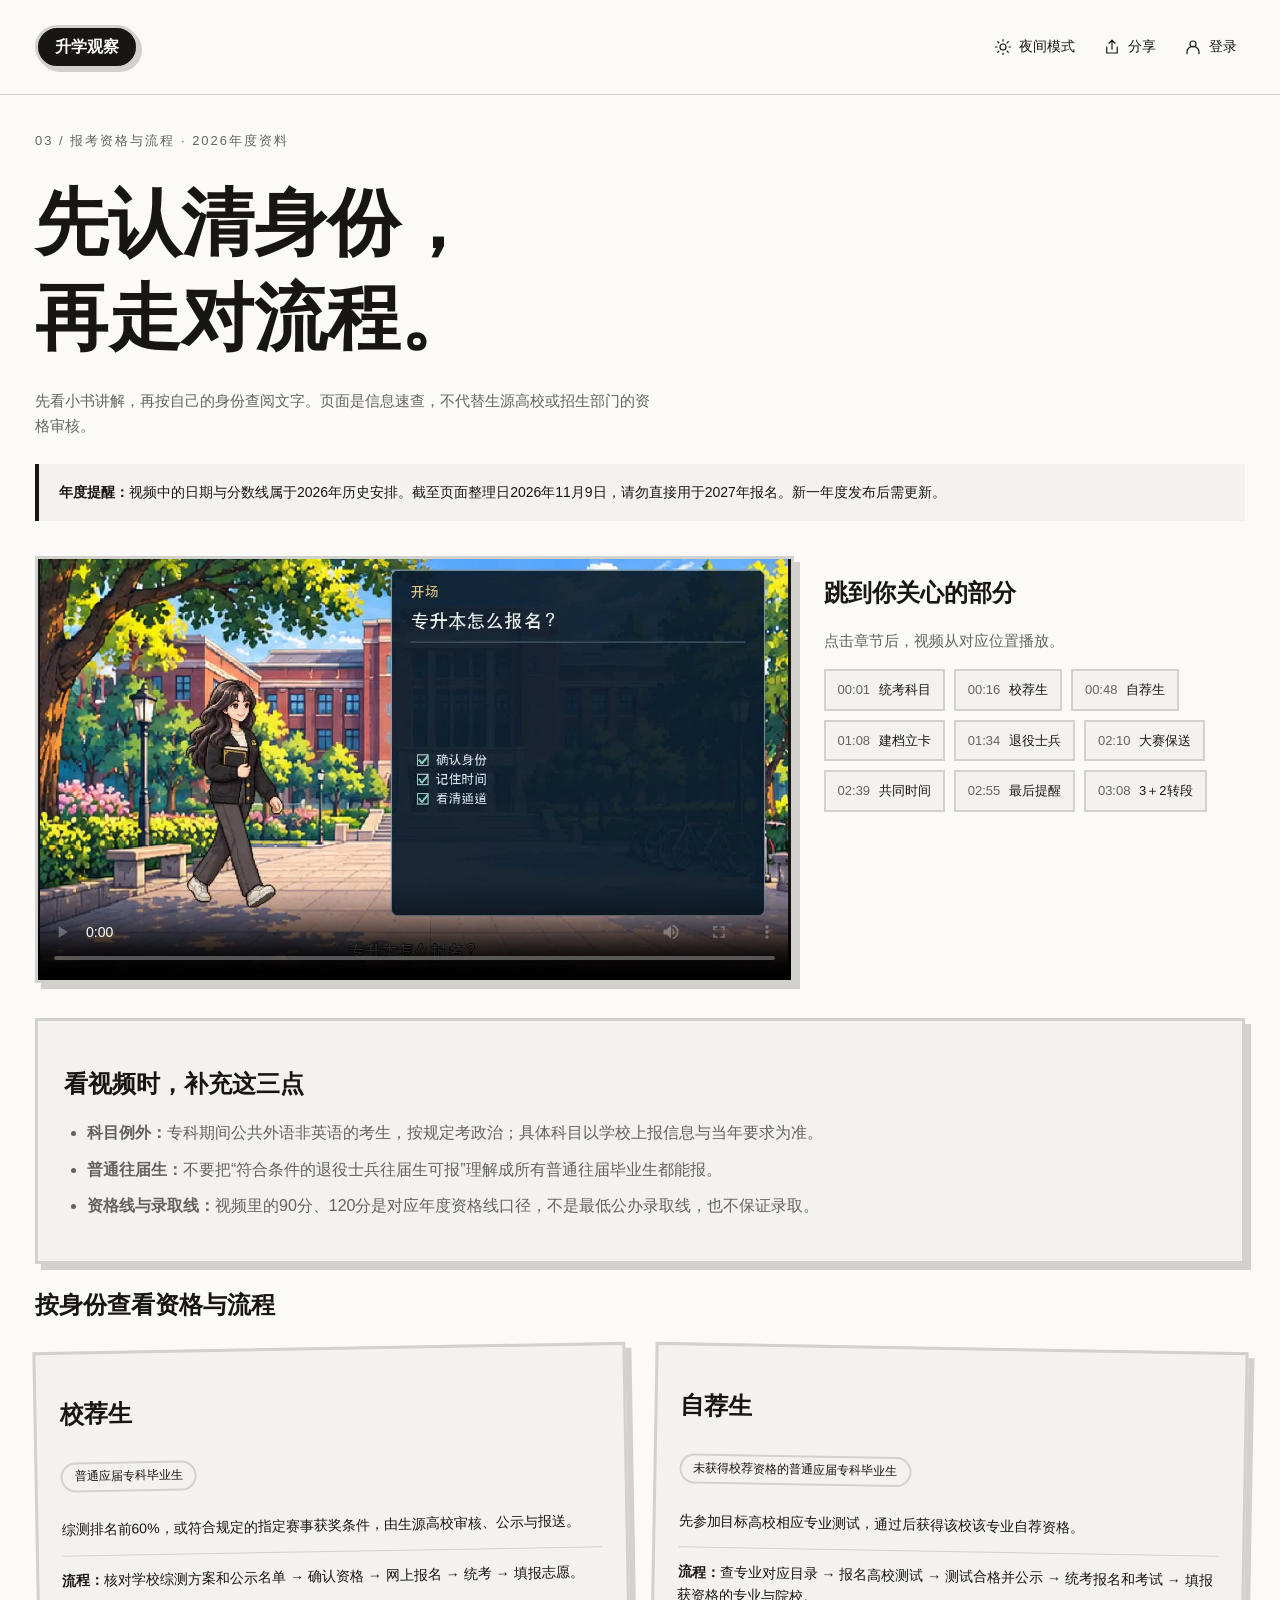
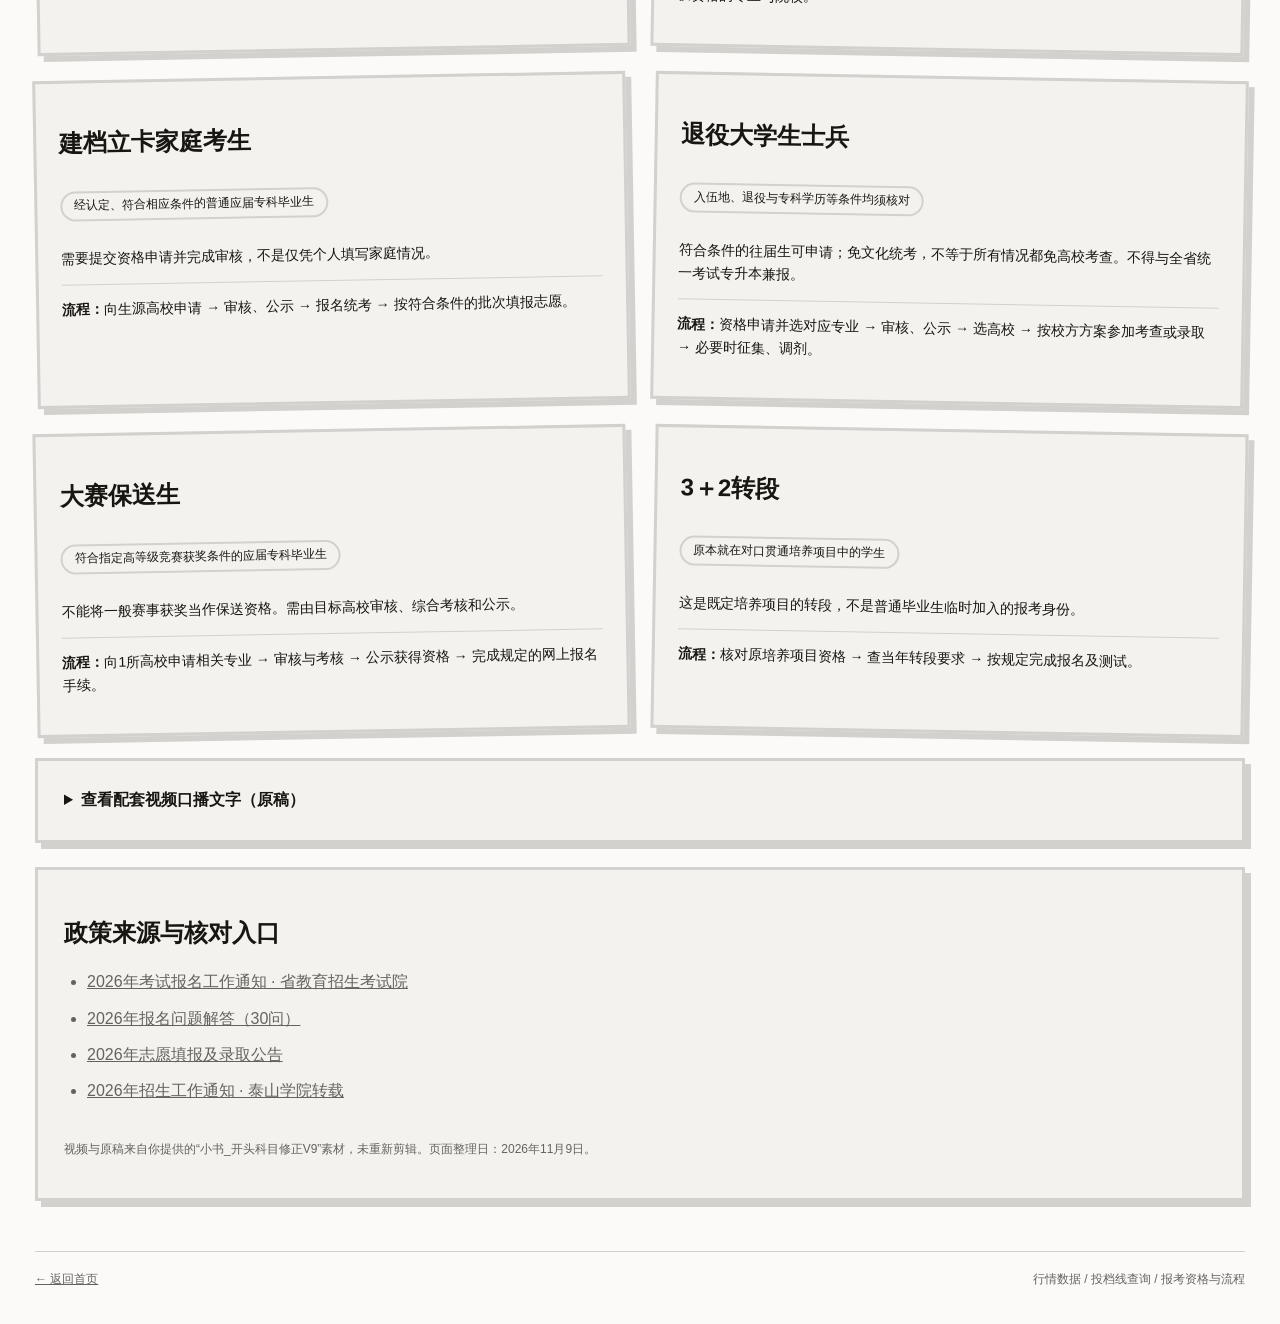
<file: site/eligibility.html>
<!doctype html><html lang="zh-CN"><head><meta charset="utf-8"><meta name="viewport" content="width=device-width,initial-scale=1"><title>报考资格与流程 · 升学观察</title><style>
:root{--bg:oklch(0.985 0.003 90);--surface:oklch(0.96 0.004 90);--ink:oklch(0.2 0.005 90);--muted:oklch(0.5 0.005 90);--line:oklch(0.86 0.004 90);--accent:oklch(0.2 0.005 90);--on-accent:oklch(0.985 0.003 90);--accent2:oklch(0.62 0.005 90);--accent3:oklch(0.55 0.13 45);--turn:2deg;--shadow:6px;--gap:30px;--duration:260ms;--bounce:cubic-bezier(.34,1.56,.64,1)}
*{box-sizing:border-box}body{margin:0;background:var(--bg);color:var(--ink);font:400 16px/1.65 'Rubik','PingFang SC','Noto Sans SC',sans-serif}a{color:inherit}a:focus-visible,button:focus-visible,input:focus-visible,select:focus-visible,summary:focus-visible{outline:2px solid var(--ink);outline-offset:5px}header{max-width:1280px;margin:auto;padding:30px 35px;display:flex;align-items:center;justify-content:space-between;gap:20px}.logo{font-weight:800;text-decoration:none;background:var(--accent);color:var(--on-accent);padding:6px 17px;border:3px solid var(--line);border-radius:999px;box-shadow:3px 3px 0 var(--line)}nav{display:flex;gap:27px;flex-wrap:wrap;font-size:14px}nav a{text-decoration:none;color:var(--muted)}nav a:hover{text-decoration:underline;text-underline-offset:6px}main{max-width:1280px;margin:auto;padding:35px}.hero{display:grid;grid-template-columns:1.25fr 1fr;gap:50px;align-items:center;min-height:400px}.kicker{font-size:13px;letter-spacing:2px;color:var(--muted)}h1{font:800 clamp(38px,5.7vw,73px)/1.3 'Bungee','PingFang SC','Noto Sans SC',sans-serif;letter-spacing:0;margin:24px 0}h2{font-size:24px;line-height:1.4}.intro{color:var(--muted);max-width:620px;font-size:15px}.cta{display:inline-block;background:var(--accent);color:var(--on-accent);padding:10px 25px;border:3px solid var(--line);border-radius:999px;box-shadow:6px 6px 0 var(--line);text-decoration:none;margin-top:18px}.cta:active{transform:translate(4px,4px) rotate(-2deg);box-shadow:none}.visual{width:100%;max-height:360px}.entries{display:grid;grid-template-columns:repeat(3,minmax(0,1fr));gap:var(--gap);margin:40px 5px 28px}.entry{border:3px solid var(--line);background:var(--surface);padding:28px;box-shadow:var(--shadow) var(--shadow) 0 var(--line);transform:rotate(calc(-1 * var(--turn)));text-decoration:none;transition:transform var(--duration) var(--bounce),box-shadow var(--duration) var(--bounce);min-height:235px;display:flex;flex-direction:column}.entry:nth-child(2){transform:translateY(8px) rotate(var(--turn));background:var(--accent);color:var(--on-accent)}.entry:nth-child(3){border-radius:42px}.entry:hover{transform:translateY(-8px) rotate(0)}.entry:active{transform:translate(5px,5px) rotate(-2deg);box-shadow:none}.entry .big{font:400 34px 'Bungee','PingFang SC',sans-serif}.entry h2{margin:16px 0 7px;font-size:21px}.entry p{font-size:14px;margin:0;line-height:1.8}.entry .arrow{margin-top:auto;padding-top:18px;font-size:13px}.note{font-size:12px;color:var(--muted);margin-top:35px}.foot{margin-top:50px;border-top:1px solid var(--line);padding-top:18px;font-size:12px;color:var(--muted);display:flex;justify-content:space-between;gap:20px}.sheet{border:3px solid var(--line);background:var(--surface);box-shadow:6px 6px 0 var(--line);padding:26px;margin:24px 0}.steps{display:grid;grid-template-columns:repeat(3,1fr);gap:22px}.steps article{border-top:3px solid var(--line);padding:18px 0}.steps h2{font-size:19px}.steps p{font-size:14px;color:var(--muted)}.pill{display:inline-block;padding:3px 12px;border:2px solid var(--line);border-radius:999px;font-size:12px}.checklist{padding-left:23px;color:var(--muted)}.checklist li{margin:10px 0}details{border-top:1px solid var(--line);padding:16px 0}summary{cursor:pointer;font-weight:600}details p{color:var(--muted);font-size:14px}.placeholder{border:2px dashed var(--line);padding:20px;color:var(--muted);font-size:14px}button,input,select{font:inherit}@media(max-width:760px){header{padding:20px;align-items:start}nav{gap:10px 16px;max-width:210px;justify-content:end}main{padding:20px}.hero{grid-template-columns:1fr;gap:12px;min-height:0}.visual{max-height:220px}.entries,.steps{grid-template-columns:1fr;gap:28px}.entry{min-height:210px}.entries{margin-top:30px}.foot{flex-direction:column;gap:6px}.sheet{padding:18px}}@media(prefers-reduced-motion:reduce){*{transition:none!important;animation:none!important;scroll-behavior:auto!important}}
.yearNotice{border-left:4px solid var(--ink);background:var(--surface);padding:17px 20px;font-size:14px;margin:25px 0}.videoArea{display:grid;grid-template-columns:1.8fr 1fr;gap:30px;align-items:start;margin:35px 0}video{width:100%;display:block;background:var(--ink);border:3px solid var(--line);box-shadow:6px 6px 0 var(--line);aspect-ratio:16/9}.chapters{display:flex;flex-wrap:wrap;gap:9px}.chapter{padding:8px 12px;background:var(--surface);border:2px solid var(--line);color:var(--ink);cursor:pointer;font-size:13px}.chapter span{color:var(--muted);margin-right:5px}.chapter:hover{transform:rotate(-2deg)}.chapter:active{transform:translateY(2px)}.routes{display:grid;grid-template-columns:1fr 1fr;gap:25px;margin:25px 0}.route{padding:23px;border:3px solid var(--line);box-shadow:6px 6px 0 var(--line);background:var(--surface)}.route:nth-child(odd){transform:rotate(-1deg)}.route:nth-child(even){transform:rotate(1deg)}.route p{font-size:14px}.route .pill{font-size:12px}.flow{border-top:1px solid var(--line);padding-top:13px}@media(max-width:760px){.videoArea,.routes{grid-template-columns:1fr}}</style><link rel="stylesheet" href="assets/site-controls.css"></head><body><header class="siteHeader"><a class="siteLogo" href="index.html">升学观察</a><nav class="siteActions" aria-label="页面工具"><button type="button" class="siteAction" id="themeControl" aria-pressed="false"><svg viewBox="0 0 24 24" aria-hidden="true"><circle cx="12" cy="12" r="4"/><path d="M12 2v2m0 16v2M2 12h2m16 0h2M5 5l1.5 1.5m11 11L19 19M5 19l1.5-1.5m11-11L19 5"/></svg><span id="themeText">日夜模式</span></button><button type="button" class="siteAction" id="shareControl"><svg viewBox="0 0 24 24" aria-hidden="true"><path d="M12 15V3m-4 4 4-4 4 4M5 12v8h14v-8"/></svg><span>分享</span></button><button type="button" class="siteAction" id="loginControl"><svg viewBox="0 0 24 24" aria-hidden="true"><circle cx="12" cy="8" r="4"/><path d="M4 21v-2a8 8 0 0 1 16 0v2"/></svg><span id="loginText">登录</span></button></nav></header><main><div class="kicker">03 / 报考资格与流程 · 2026年度资料</div><h1>先认清身份，<br>再走对流程。</h1><p class="intro">先看小书讲解，再按自己的身份查阅文字。页面是信息速查，不代替生源高校或招生部门的资格审核。</p><p class="yearNotice"><strong>年度提醒：</strong>视频中的日期与分数线属于2026年历史安排。截至页面整理日2026年11月9日，请勿直接用于2027年报名。新一年度发布后需更新。</p><section class="videoArea" aria-label="小书政策讲解视频"><video id="guideVideo" controls playsinline preload="metadata" poster="assets/eligibility-poster.jpg"><source src="assets/eligibility-2026-v9.mp4" type="video/mp4">浏览器无法播放，请<a href="assets/eligibility-2026-v9.mp4">打开视频文件</a>。</video><aside><h2>跳到你关心的部分</h2><p class="intro">点击章节后，视频从对应位置播放。</p><div class="chapters"><button type="button" class="chapter" data-seek="1.707"><span>00:01</span> 统考科目</button><button type="button" class="chapter" data-seek="16.126"><span>00:16</span> 校荐生</button><button type="button" class="chapter" data-seek="48.595"><span>00:48</span> 自荐生</button><button type="button" class="chapter" data-seek="68.863"><span>01:08</span> 建档立卡</button><button type="button" class="chapter" data-seek="94.324"><span>01:34</span> 退役士兵</button><button type="button" class="chapter" data-seek="130.965"><span>02:10</span> 大赛保送</button><button type="button" class="chapter" data-seek="159.374"><span>02:39</span> 共同时间</button><button type="button" class="chapter" data-seek="175.025"><span>02:55</span> 最后提醒</button><button type="button" class="chapter" data-seek="188.411"><span>03:08</span> 3＋2转段</button></div><p id="videoStatus" role="status" class="note"></p></aside></section><section class="sheet"><h2>看视频时，补充这三点</h2><ul class="checklist"><li><strong>科目例外：</strong>专科期间公共外语非英语的考生，按规定考政治；具体科目以学校上报信息与当年要求为准。</li><li><strong>普通往届生：</strong>不要把“符合条件的退役士兵往届生可报”理解成所有普通往届毕业生都能报。</li><li><strong>资格线与录取线：</strong>视频里的90分、120分是对应年度资格线口径，不是最低公办录取线，也不保证录取。</li></ul></section><section id="identity"><h2>按身份查看资格与流程</h2><div class="routes"><article class="route"><h2>校荐生</h2><p class="pill">普通应届专科毕业生</p><p>综测排名前60%，或符合规定的指定赛事获奖条件，由生源高校审核、公示与报送。</p><p class="flow"><strong>流程：</strong>核对学校综测方案和公示名单 → 确认资格 → 网上报名 → 统考 → 填报志愿。</p></article><article class="route"><h2>自荐生</h2><p class="pill">未获得校荐资格的普通应届专科毕业生</p><p>先参加目标高校相应专业测试，通过后获得该校该专业自荐资格。</p><p class="flow"><strong>流程：</strong>查专业对应目录 → 报名高校测试 → 测试合格并公示 → 统考报名和考试 → 填报获资格的专业与院校。</p></article><article class="route"><h2>建档立卡家庭考生</h2><p class="pill">经认定、符合相应条件的普通应届专科毕业生</p><p>需要提交资格申请并完成审核，不是仅凭个人填写家庭情况。</p><p class="flow"><strong>流程：</strong>向生源高校申请 → 审核、公示 → 报名统考 → 按符合条件的批次填报志愿。</p></article><article class="route"><h2>退役大学生士兵</h2><p class="pill">入伍地、退役与专科学历等条件均须核对</p><p>符合条件的往届生可申请；免文化统考，不等于所有情况都免高校考查。不得与全省统一考试专升本兼报。</p><p class="flow"><strong>流程：</strong>资格申请并选对应专业 → 审核、公示 → 选高校 → 按校方方案参加考查或录取 → 必要时征集、调剂。</p></article><article class="route"><h2>大赛保送生</h2><p class="pill">符合指定高等级竞赛获奖条件的应届专科毕业生</p><p>不能将一般赛事获奖当作保送资格。需由目标高校审核、综合考核和公示。</p><p class="flow"><strong>流程：</strong>向1所高校申请相关专业 → 审核与考核 → 公示获得资格 → 完成规定的网上报名手续。</p></article><article class="route"><h2>3＋2转段</h2><p class="pill">原本就在对口贯通培养项目中的学生</p><p>这是既定培养项目的转段，不是普通毕业生临时加入的报考身份。</p><p class="flow"><strong>流程：</strong>核对原培养项目资格 → 查当年转段要求 → 按规定完成报名及测试。</p></article></div></section><details class="sheet"><summary>查看配套视频口播文字（原稿）</summary><p class="note">下文按你提供的V9稿件原样展示，日期与资格线为2026年口径。科目例外见上方补充。</p><h3>开场 · 专升本怎么报名？</h3><p>专升本怎么报名？</p><h3>统考科目 · 普通统考：四门公共基础课</h3><p>退役士兵免试和大赛保送，不参加这四门统考。校荐、自荐和建档立卡考生，要考英语、计算机、大学语文和高等数学。每门一百分，总分四百分。</p><h3>校荐生 · 方式一：综测排名</h3><p>校荐生，第一种方式看综测，同年级、同专业前百分之六十。学校核算、公示和报送名单，你要核对公示名单，有异议就在公示期内及时向学校反映。</p><h3>校荐生 · 方式二：指定赛事获奖</h3><p>第二种方式，是通过指定赛事获奖申请校荐资格。省级及以上职业院校技能大赛，或者山东省师范类高校学生从业技能大赛，三等奖及以上，包含三等奖。要主动向专科学校申请，并提交获奖证明。</p><h3>自荐生 · 先参加目标高校专业测试</h3><p>自荐生，二月二十五日前按目标高校要求报名，二月二十八日到三月六日参加校测。各校时间和方式不同，可以安排考多所，但别撞场。校测合格后，就可以报名省统考了。通过哪所学校、哪个专业的校测，就只能报对应的学校和专业。</p><h3>建档立卡 · 外省认定的材料要求</h3><p>建档立卡家庭考生，一月十二日前向就读的专科学校申请。建档立卡地在外省的，要提交相关系统截图，并加盖县级农业农村部门公章。</p><h3>建档立卡 · 两个批次，按条件填报</h3><p>仍然考四门统考。二零二六年专项资格线九十分，达到一百二十分，还能填校荐批次，不用另外取得校荐资格。专项先录，没录取再按规定走校荐批次。</p><h3>退役士兵 · 看入伍地，不只看户籍</h3><p>退役大学生士兵，先看入伍地是不是山东。符合条件的往届生也能报；已经被免试专升本录取过的，不能再报。</p><h3>退役士兵 · 资格申请 → 选专业 → 选高校</h3><p>四月一日到二日申请审核，选一个对应专业；四月十七日选一所高校。应届生的学籍证明，由就读的专科学校提前开具。免试和普通统考，不能兼报。</p><h3>退役士兵 · 免文化课，不等于人人不用考</h3><p>人数不超过计划，按规定全额录取；超过计划，才组织综合考查。符合三等功及以上相关条件的，免考查。首轮没录取，四月二十九日还有征集机会。</p><h3>大赛保送 · 不是所有国赛奖都能保送</h3><p>大赛保送，要核对指定奖项：国家队选手世界技能大赛获奖，世界职业院校技能大赛总决赛争夺赛金奖，或者原全国职业院校技能大赛一等奖。</p><h3>大赛保送 · 只向1所高校申请</h3><p>二月二十五日前，只向一所高校申请相关专业。经过审核、综合考核和公示，才能取得资格。综合考核免技能考核，取得资格后不参加省统考，也不能再用其他身份报名。</p><h3>共同时间 · 统考报名与考试，分清两个时间</h3><p>最后把时间记住：校荐、自荐、建档，三月十一日到十三日报名缴费，三月二十八日到二十九日统考。保送生也要在报名期间完成注册、照片和信息填写。</p><h3>最后提醒 · 过资格线，不代表已经录取</h3><p>七十个志愿，指的是专业加院校的组合，不是七十所学校。通过资格线，也不等于一定录取。材料细节和更多时间节点，放在配套文字里，报考前再核对。</p><h3>3＋2转段 · 3＋2：高考时已选定</h3><p>三加二，是高考填志愿时就已经选定的培养路线，这里就不详细展开了。</p><h3>结束语 · </h3><p>今天就讲到这里，祝大家都有一个美好的未来。</p></details><section class="sheet"><h2>政策来源与核对入口</h2><ul class="checklist"><li><a href="https://www.sdzk.cn/NewsInfo.aspx?NewsID=7118" target="_blank" rel="noopener">2026年考试报名工作通知 · 省教育招生考试院</a></li><li><a href="https://www.sdzk.cn/NewsInfo.aspx?NewsID=7119" target="_blank" rel="noopener">2026年报名问题解答（30问）</a></li><li><a href="https://www.sdzk.cn/NewsInfo.aspx?NewsID=7184" target="_blank" rel="noopener">2026年志愿填报及录取公告</a></li><li><a href="https://zhaosheng.tsu.edu.cn/_t768/2025/1224/c1258a131934/page.htm" target="_blank" rel="noopener">2026年招生工作通知 · 泰山学院转载</a></li></ul><p class="note">视频与原稿来自你提供的“小书_开头科目修正V9”素材，未重新剪辑。页面整理日：2026年11月9日。</p></section><footer class="foot"><a href="index.html">← 返回首页</a><span>行情数据 / 投档线查询 / 报考资格与流程</span></footer></main><script>const video=document.getElementById('guideVideo');document.querySelectorAll('[data-seek]').forEach(button=>button.addEventListener('click',()=>{const time=Number(button.dataset.seek);const jump=()=>{video.currentTime=time;video.play().catch(()=>{document.getElementById('videoStatus').textContent='已跳转，请点击视频播放按钮开始播放。'})};if(video.readyState>=1)jump();else{video.addEventListener('loadedmetadata',jump,{once:true});video.load()}video.scrollIntoView({behavior:window.matchMedia('(prefers-reduced-motion: reduce)').matches?'auto':'smooth',block:'center'})}));</script><dialog id="profileDialog" class="controlDialog" aria-labelledby="profileTitle"><h2 id="profileTitle">登录 · 本地体验</h2><p>当前为本地体验模式，仅保存此浏览器的昵称，不创建真实账号，也不验证身份。请勿填写密码或手机号。</p><form id="profileForm"><label for="localNickname">你的昵称</label><input id="localNickname" name="nickname" maxlength="16" required autocomplete="off" placeholder="例如：大伟"><div class="dialogButtons"><button type="submit" class="primaryControl" id="saveProfile">进入体验</button><button type="button" id="logoutControl" hidden>退出体验</button><button type="button" data-close-dialog="profileDialog">取消</button></div></form></dialog><dialog id="shareDialog" class="controlDialog" aria-labelledby="shareTitle"><h2 id="shareTitle">分享页面</h2><p id="shareDescription"></p><label for="shareValue">分享内容</label><input id="shareValue" readonly><div class="dialogButtons"><button type="button" class="primaryControl" id="copyShare">复制</button><button type="button" id="nativeShare" hidden>系统分享</button><button type="button" data-close-dialog="shareDialog">关闭</button></div></dialog><div id="siteToast" class="siteToast" role="status" aria-live="polite" hidden></div><script src="assets/site-controls.js"></script></body></html>
</file>
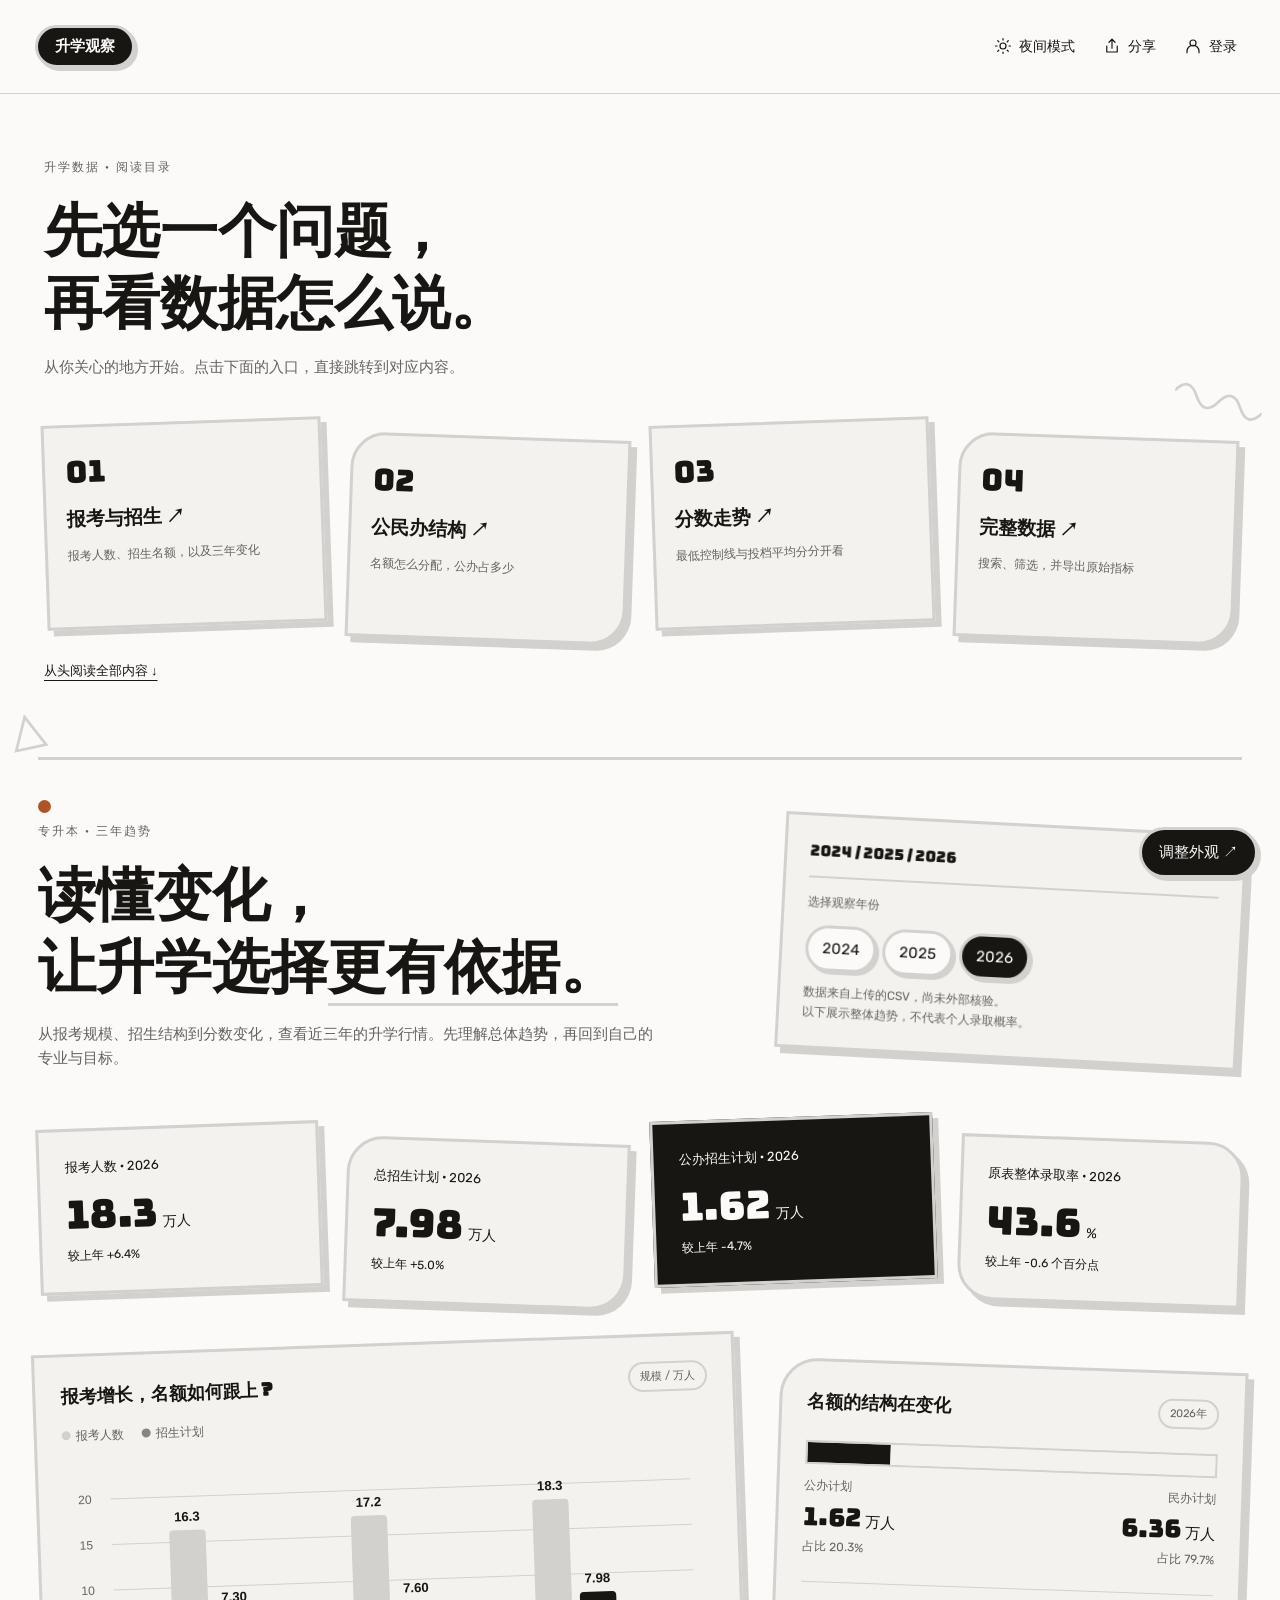
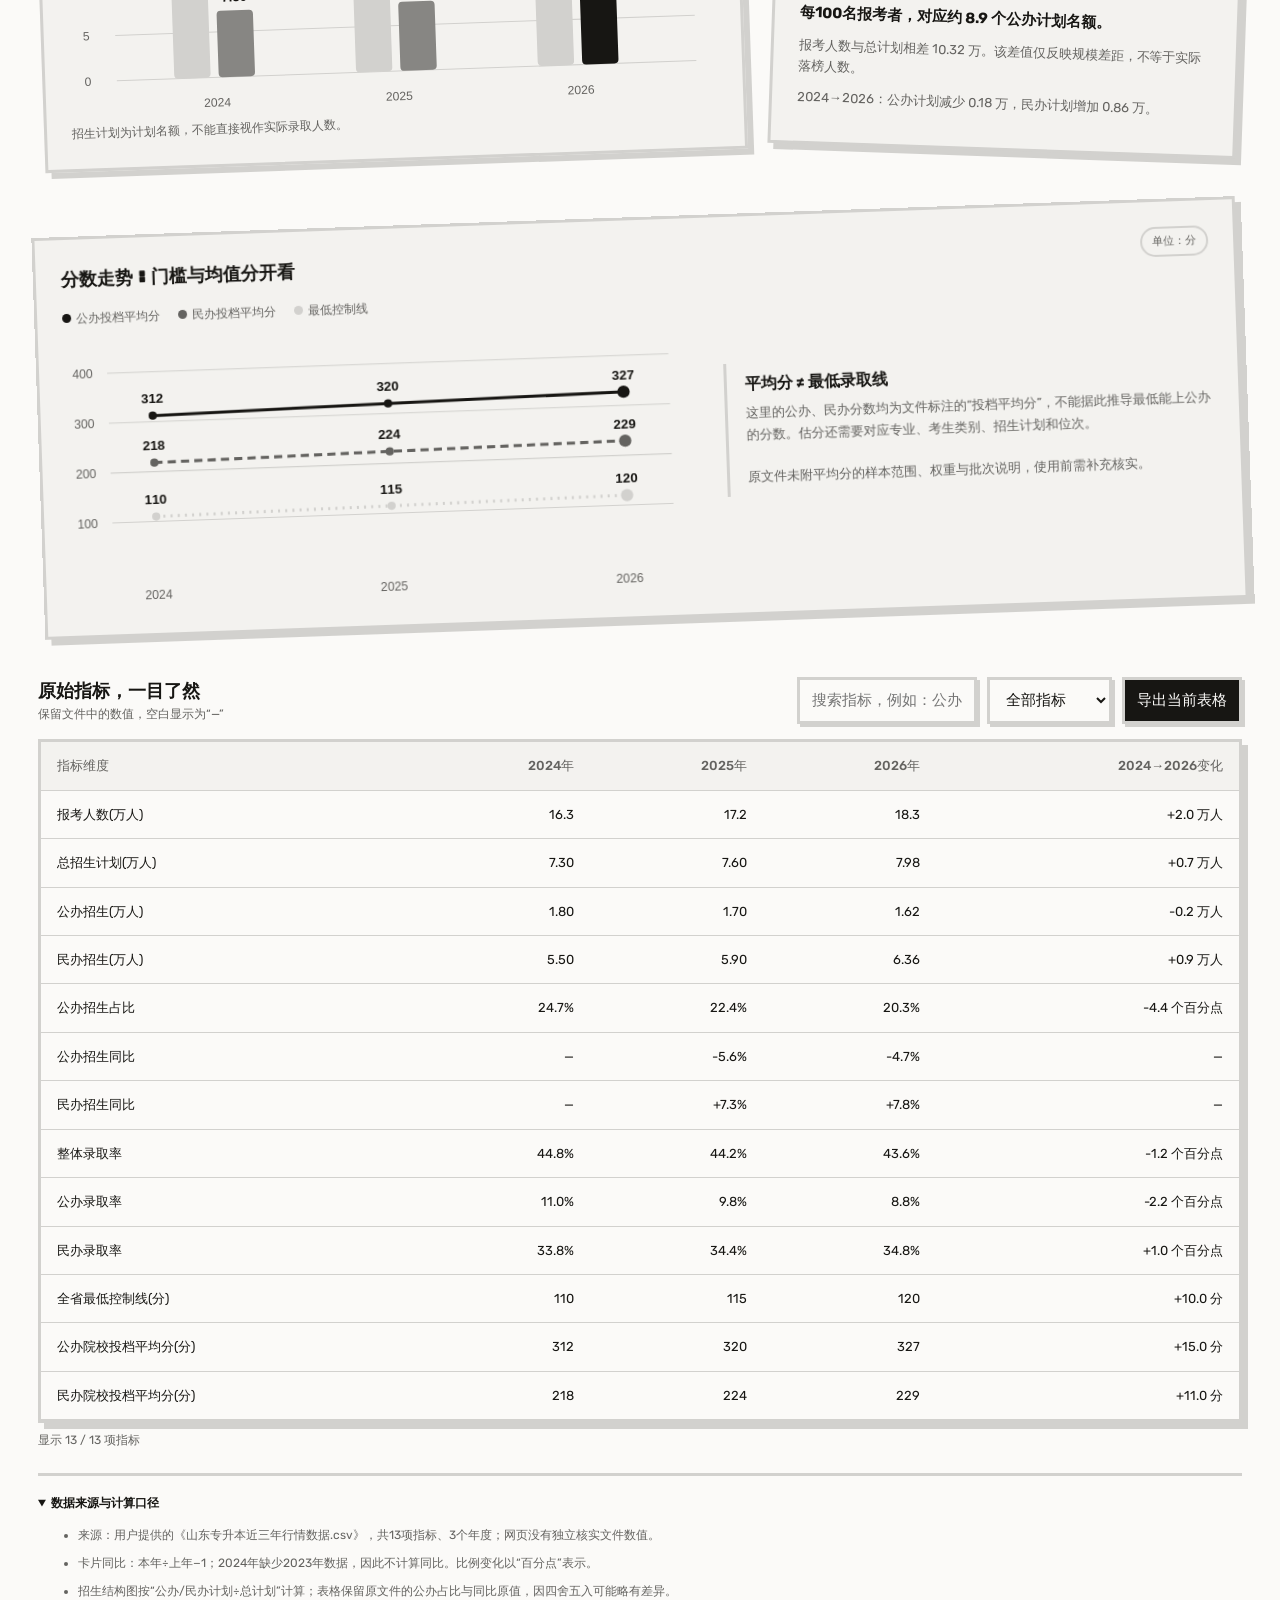
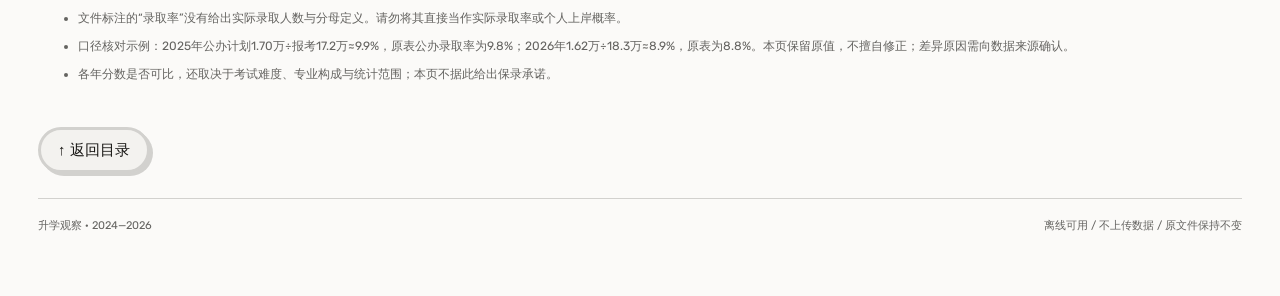
<file: site/market.html>
<!doctype html>
<html lang="zh-CN"><meta charset="utf-8"><meta name="viewport" content="width=device-width,initial-scale=1"><title>升学观察 · 近三年行情</title>
<link rel="preconnect" href="https://fonts.googleapis.com"><link rel="preconnect" href="https://fonts.gstatic.com" crossorigin><link href="https://fonts.googleapis.com/css2?family=Bungee&family=Rubik:wght@400;600&display=swap" rel="stylesheet">
<style>
:root{--paper:#f4f3ec;--card:#fffef9;--ink:var(--ink);--muted:#737c72;--line:#dedfd3;--green:var(--accent2);--lime:var(--surface);--orange:var(--muted)}*{box-sizing:border-box}body{margin:0;background:var(--paper);color:var(--ink);font:15px/1.65 'PingFang SC','Microsoft YaHei',sans-serif}button,input,select{font:inherit}button,select{cursor:pointer}button:focus-visible,input:focus-visible,select:focus-visible{outline:3px solid #a9bb55;outline-offset:3px}header{border-bottom:1px solid var(--line);padding:18px max(5vw,20px);display:flex;align-items:center;justify-content:space-between}.brand{font-weight:700;letter-spacing:3px}.brand b{background:var(--ink);color:var(--lime);padding:5px 9px;margin-right:10px}.edition{font-size:12px;color:var(--muted);letter-spacing:1px}main{max-width:1260px;margin:auto;padding:42px 28px 60px}.hero{display:grid;grid-template-columns:1.6fr 1fr;gap:40px;align-items:end}.eyebrow{font-size:12px;letter-spacing:3px;color:var(--green)}h1{font-family:'Songti SC','STSong',serif;font-weight:600;font-size:clamp(32px,4.5vw,58px);line-height:1.25;letter-spacing:-1px;margin:16px 0}h1 span{color:var(--green)}.intro{color:var(--muted);max-width:620px;margin-bottom:0}.heroAside{border-left:1px solid var(--line);padding-left:30px}.yearButtons{display:flex;gap:6px;margin:12px 0}.yearButtons button{border:1px solid var(--line);background:transparent;border-radius:6px;padding:8px 15px;color:var(--ink)}.yearButtons button.active{background:var(--ink);color:white;border-color:var(--ink)}.small{font-size:12px;color:var(--muted)}.metrics{display:grid;grid-template-columns:repeat(4,1fr);gap:14px;margin:32px 0}.metric{padding:23px;background:var(--card);border:1px solid var(--line);border-radius:10px}.metric.featured{background:var(--ink);color:#fff}.metric .label{font-size:13px;opacity:.8}.number{font:500 42px/1.3 'DIN Alternate','Avenir Next',sans-serif;letter-spacing:-1px;margin:12px 0 6px}.unit{font-size:14px;margin-left:5px;letter-spacing:0}.delta{font-size:12px;opacity:.8}.featured .number{color:var(--lime)}.layout{display:grid;grid-template-columns:1.55fr 1fr;gap:18px}.panel{background:var(--card);border:1px solid var(--line);border-radius:12px;padding:25px;min-width:0}.panelTitle{display:flex;align-items:center;justify-content:space-between;gap:15px}h2{font-size:18px;margin:0}.tag{font-size:11px;border:1px solid var(--line);padding:3px 8px;border-radius:20px;color:var(--muted)}.legend{display:flex;gap:18px;font-size:12px;margin:15px 0;color:var(--muted)}.dot{display:inline-block;width:9px;height:9px;border-radius:50%;margin-right:5px}.chart{width:100%;display:block}.chart text{font-family:'PingFang SC',sans-serif;fill:var(--muted);font-size:12px}.chart .val{font-size:13px;fill:var(--ink);font-weight:600}.seg{display:flex;height:20px;border-radius:5px;overflow:hidden;margin:24px 0 12px}.seg div{transition:width .3s}.splitNumbers{display:flex;justify-content:space-between}.splitNumbers strong{font-size:25px;font-family:'Avenir Next',sans-serif}.insight{margin-top:24px;border-top:1px solid var(--line);padding-top:18px}.insight p{margin:9px 0;color:var(--muted);font-size:13px}.insight strong{color:var(--ink)}.scorePanel{margin-top:18px}.scoreGrid{display:grid;grid-template-columns:1.3fr 1fr;gap:30px;align-items:center}.callout{border-left:3px solid var(--orange);padding:8px 0 8px 18px;font-size:13px;color:var(--muted)}.callout b{display:block;color:var(--ink);font-size:16px;margin-bottom:5px}.toolbar{display:flex;justify-content:space-between;gap:20px;align-items:center;margin:30px 0 14px}.controls{display:flex;gap:8px;flex-wrap:wrap}input,select,.download{padding:8px 12px;border:1px solid var(--line);border-radius:6px;background:var(--card);color:var(--ink)}input{width:180px}.download{background:var(--ink);color:white}table{border-collapse:collapse;width:100%;font-size:13px;text-align:right}th,td{padding:13px 16px;border-bottom:1px solid var(--line);white-space:nowrap}th:first-child,td:first-child{text-align:left}th{font-weight:500;color:var(--muted);background:#eeefe5}tbody tr:hover{background:#f3f5e9}.tableWrap{overflow:auto;border:1px solid var(--line);border-radius:9px;background:var(--card)}.empty{text-align:center!important;padding:35px;color:var(--muted)}details{margin-top:22px;border-top:1px solid var(--line);padding-top:18px;font-size:12px;color:var(--muted)}summary{cursor:pointer;color:var(--ink);font-weight:600}details li{margin:8px 0}footer{display:flex;justify-content:space-between;gap:20px;margin-top:25px;color:var(--muted);font-size:11px}.reveal{animation:rise .5s both}@keyframes rise{from{opacity:0;transform:translateY(10px)}to{opacity:1;transform:translateY(0)}}@media(prefers-reduced-motion:reduce){*{animation:none!important;transition:none!important}}@media(max-width:800px){main{padding:28px 18px}.hero,.layout,.scoreGrid{grid-template-columns:1fr}.hero{gap:22px}.heroAside{border-left:0;padding:0}.metrics{grid-template-columns:repeat(2,1fr)}.metric{padding:17px}.number{font-size:34px}.toolbar{align-items:start;flex-direction:column}.edition{display:none}.panel{padding:19px}.controls{width:100%}input{flex:1;min-width:140px}footer{flex-direction:column;gap:4px}}

/* 孟菲斯结构 × 极简主义色彩。视觉控制在此统一配置。 */
:root{
 --bg:oklch(0.985 0.003 90);--surface:oklch(0.96 0.004 90);
 --ink:oklch(0.2 0.005 90);--muted:oklch(0.5 0.005 90);
 --line:oklch(0.86 0.004 90);--accent:oklch(0.2 0.005 90);
 --on-accent:oklch(0.985 0.003 90);--accent2:oklch(0.62 0.005 90);
 --accent3:oklch(0.55 0.13 45);
 --tilt:2deg;--shadow:6px;--stroke:3px;--gap:24px;--card-pad:25px;
 --page-width:1260px;--title-size:58px;--duration:260ms;
 --bounce:cubic-bezier(0.34,1.56,0.64,1);--paper:var(--bg);--card:var(--surface);
 --green:var(--ink);--lime:var(--on-accent);--orange:var(--line);
}
body{background:var(--bg);font-family:'Rubik','PingFang SC','Noto Sans SC',sans-serif;color:var(--ink);overflow-x:hidden}
header{border-bottom:var(--stroke) solid var(--line);padding-block:21px;background:var(--bg)}
.brand{letter-spacing:0;font-size:18px}.brand b{display:inline-block;color:var(--on-accent);background:var(--accent);transform:rotate(-5deg);border-radius:0}
main{max-width:var(--page-width);padding-top:54px;position:relative}
h1,h2,.brand,.number,.splitNumbers strong{font-family:'Bungee','PingFang SC','Noto Sans SC',sans-serif;letter-spacing:0;text-transform:uppercase}
h1{font-weight:800;font-size:clamp(32px,4.6vw,var(--title-size));line-height:1.25}h2{font-weight:800}h1 span{color:var(--ink);display:inline-block;border-bottom:var(--stroke) solid var(--line)}
.hero{grid-template-columns:1.5fr 1fr;position:relative;gap:48px}.hero:before{content:'';position:absolute;width:13px;height:13px;border-radius:999px;background:var(--accent3);top:3px;left:0;transform:translateY(-25px)}
.eyebrow{color:var(--muted);letter-spacing:2px}.heroAside{border:var(--stroke) solid var(--line);padding:23px;transform:rotate(3deg);box-shadow:var(--shadow) var(--shadow) 0 var(--line);background:var(--surface);margin-bottom:12px}
.heroAside:before{content:'2024 / 2025 / 2026';font-family:'Bungee',sans-serif;font-size:15px;display:block;border-bottom:2px solid var(--line);padding-bottom:12px;margin-bottom:15px}
.metrics{gap:var(--gap);margin:54px 0 52px;align-items:start}.metric{padding:var(--card-pad);border:var(--stroke) solid var(--line);border-radius:0;box-shadow:var(--shadow) var(--shadow) 0 var(--line);transform:rotate(calc(-1 * var(--tilt)));background:var(--surface);position:relative;transition:transform var(--duration) var(--bounce)}
.metric:nth-child(2){transform:translateY(15px) rotate(var(--tilt));border-radius:36px 0 36px 0}.metric:nth-child(3){transform:translateY(-8px) rotate(calc(-1 * var(--tilt)))}.metric:nth-child(4){transform:translateY(13px) rotate(var(--tilt));border-radius:0 36px 0 36px}
.metric.featured{background:var(--accent);color:var(--on-accent)}.featured .number{color:var(--on-accent)}.metric .label,.metric .delta{opacity:1}.number{font-size:39px;font-weight:400}.unit{font-family:'Rubik','PingFang SC',sans-serif}
.layout{gap:calc(var(--gap) + 9px);grid-template-columns:1.5fr 1fr;align-items:start}.panel{border:var(--stroke) solid var(--line);border-radius:0;box-shadow:var(--shadow) var(--shadow) 0 var(--line);padding:var(--card-pad);background:var(--surface)}
.layout>.panel:first-child{transform:rotate(-2deg)}.layout>.panel:last-child{transform:translateY(22px) rotate(2deg);border-radius:38px 0 0 0}
.scorePanel{margin-top:56px;transform:rotate(-2deg)}.scoreGrid{gap:var(--gap)}.tag{border:2px solid var(--line);border-radius:999px;padding:4px 10px;white-space:nowrap}.seg{border-radius:0;border:2px solid var(--line);height:24px}.splitNumbers strong{font-weight:400}.callout{border-left:var(--stroke) solid var(--line)}
.toolbar{margin-top:56px}.controls{gap:10px}.yearButtons button,input,select,.download,.styleToggle{border:var(--stroke) solid var(--line);border-radius:0;background:var(--bg);color:var(--ink);box-shadow:3px 3px 0 var(--line);transition:transform var(--duration) var(--bounce),box-shadow var(--duration) var(--bounce)}
.yearButtons button{border-radius:999px;padding:8px 14px}.yearButtons button.active,.download{background:var(--accent);color:var(--on-accent);border-color:var(--line)}
button:active{transform:translate(3px,3px) rotate(-3deg)!important;box-shadow:0 0 0 var(--line)!important}button:hover{filter:brightness(.96)}button:focus-visible,input:focus-visible,select:focus-visible,summary:focus-visible{outline:2px solid var(--ink);outline-offset:4px}
.tableWrap{border:var(--stroke) solid var(--line);border-radius:0;box-shadow:var(--shadow) var(--shadow) 0 var(--line);background:var(--bg)}th{background:var(--surface)}tbody tr:hover{background:var(--surface)}
.chart .val{fill:var(--ink)}.chart text{fill:var(--muted)}details{border-top:var(--stroke) solid var(--line)}footer{border-top:1px solid var(--line);padding-top:18px}.reveal{animation:rise var(--duration) var(--bounce) both}
.fragments{position:absolute;inset:0;pointer-events:none;overflow:hidden;z-index:0}.fragments svg{position:absolute;color:var(--line);fill:none;stroke:currentColor;stroke-width:3}.fragments svg:nth-child(1){top:290px;right:6px;width:90px;transform:rotate(15deg)}.fragments svg:nth-child(2){top:620px;left:0;width:36px;transform:rotate(-12deg)}main>section,main>.layout,main>details,main>footer{position:relative;z-index:1}
.styleToggle{position:fixed;right:22px;bottom:22px;z-index:10;padding:10px 17px;border-radius:999px;background:var(--accent);color:var(--on-accent)}.styleBox{position:fixed;right:22px;bottom:82px;width:min(300px,calc(100vw - 44px));padding:23px;background:var(--bg);border:var(--stroke) solid var(--line);box-shadow:var(--shadow) var(--shadow) 0 var(--line);z-index:11}.styleBox[hidden]{display:none}.styleBox label{display:flex;justify-content:space-between;font-size:13px;margin-top:13px}.styleBox input[type=range]{width:100%;padding:0;border:0;box-shadow:none;accent-color:var(--ink);margin-top:7px}.styleBox button{border:2px solid var(--line);background:var(--surface);color:var(--ink);padding:5px 12px;margin-top:12px;cursor:pointer}.styleBox p{font-size:12px;color:var(--muted);margin:5px 0}
@media(max-width:800px){.hero,.layout,.scoreGrid{grid-template-columns:1fr}.hero{gap:28px}.heroAside{margin:0 7px 0 3px;transform:rotate(2deg)}.metrics{margin:35px 5px 40px;gap:20px;grid-template-columns:repeat(2,minmax(0,1fr))}.metric{padding:17px}.number{font-size:30px}.layout{gap:36px}.layout>.panel:last-child{transform:rotate(2deg)}.panel{margin-inline:6px;padding:18px}.scorePanel{margin-top:38px}.toolbar{margin-top:38px}.tableWrap{margin-inline:5px}.styleToggle{bottom:15px;right:15px}.edition{display:none}.fragments{display:none}}
@media(prefers-reduced-motion:reduce){*,*:before,*:after{animation:none!important;transition:none!important;scroll-behavior:auto!important}}


html{scroll-behavior:smooth;scroll-padding-top:45px}.opening{min-height:68vh;padding:10px 6px 55px;margin-bottom:62px;border-bottom:3px solid var(--line)}.opening h1{max-width:850px}.entryNav{display:grid;grid-template-columns:repeat(4,minmax(0,1fr));gap:var(--gap);margin:42px 0 32px}.entry{display:flex;flex-direction:column;gap:12px;min-height:205px;padding:24px 20px;background:var(--surface);border:3px solid var(--line);color:var(--ink);text-decoration:none;box-shadow:var(--shadow) var(--shadow) 0 var(--line);transform:rotate(calc(-1 * var(--tilt)));transition:transform var(--duration) var(--bounce),box-shadow var(--duration) var(--bounce)}.entry:nth-child(even){transform:translateY(15px) rotate(var(--tilt));border-radius:35px 0 35px 0}.entryIndex{font:400 30px 'Bungee',sans-serif}.entry strong{font-size:19px}.entry>span:last-child{font-size:12px;color:var(--muted)}.entry:hover{transform:translateY(-6px) rotate(0deg)}.entry:active{transform:translate(4px,4px) rotate(-2deg);box-shadow:0 0 0 var(--line)}a:focus-visible{outline:2px solid var(--ink);outline-offset:5px}.readAll{color:var(--ink);text-underline-offset:5px;font-size:13px}.backContents{display:inline-block;margin-top:30px;padding:8px 17px;color:var(--ink);text-decoration:none;border:3px solid var(--line);border-radius:999px;background:var(--surface);box-shadow:3px 3px 0 var(--line)}section[id]{scroll-margin-top:35px}section[id]:focus{outline:none}section[id]:focus-visible{outline:2px solid var(--ink);outline-offset:8px}@media(max-width:800px){.entryNav{grid-template-columns:repeat(2,minmax(0,1fr));gap:23px}.entry{padding:18px 15px;min-height:180px}.entry strong{font-size:16px}.opening{min-height:0;padding-bottom:40px;margin-bottom:42px}}@media(max-width:380px){.entryNav{grid-template-columns:1fr}.entry{min-height:145px}}@media(prefers-reduced-motion:reduce){html{scroll-behavior:auto}.entry{transition:none}}
</style><link rel="stylesheet" href="assets/site-controls.css">
<header class="siteHeader"><a class="siteLogo" href="index.html">升学观察</a><nav class="siteActions" aria-label="页面工具"><button type="button" class="siteAction" id="themeControl" aria-pressed="false"><svg viewBox="0 0 24 24" aria-hidden="true"><circle cx="12" cy="12" r="4"/><path d="M12 2v2m0 16v2M2 12h2m16 0h2M5 5l1.5 1.5m11 11L19 19M5 19l1.5-1.5m11-11L19 5"/></svg><span id="themeText">日夜模式</span></button><button type="button" class="siteAction" id="shareControl"><svg viewBox="0 0 24 24" aria-hidden="true"><path d="M12 15V3m-4 4 4-4 4 4M5 12v8h14v-8"/></svg><span>分享</span></button><button type="button" class="siteAction" id="loginControl"><svg viewBox="0 0 24 24" aria-hidden="true"><circle cx="12" cy="8" r="4"/><path d="M4 21v-2a8 8 0 0 1 16 0v2"/></svg><span id="loginText">登录</span></button></nav></header>
<main><div class="fragments" aria-hidden="true"><svg viewBox="0 0 100 35"><path d="M0 20 Q12 0 25 20 T50 20 T75 20 T100 20"/></svg><svg viewBox="0 0 40 42"><path d="M20 3 L37 38 H3 Z"/></svg></div><section class="opening" id="contents" aria-labelledby="openingTitle"><div class="eyebrow">升学数据 · 阅读目录</div><h1 id="openingTitle">先选一个问题，<br>再看数据怎么说。</h1><p class="intro">从你关心的地方开始。点击下面的入口，直接跳转到对应内容。</p><nav class="entryNav" aria-label="页面内容目录"><a class="entry" href="#scale-section"><span class="entryIndex">01</span><strong>报考与招生 ↗</strong><span>报考人数、招生名额，以及三年变化</span></a><a class="entry" href="#split-section"><span class="entryIndex">02</span><strong>公民办结构 ↗</strong><span>名额怎么分配，公办占多少</span></a><a class="entry" href="#score-section"><span class="entryIndex">03</span><strong>分数走势 ↗</strong><span>最低控制线与投档平均分分开看</span></a><a class="entry" href="#data-section"><span class="entryIndex">04</span><strong>完整数据 ↗</strong><span>搜索、筛选，并导出原始指标</span></a></nav><a class="readAll" href="#overview">从头阅读全部内容 ↓</a></section><section class="hero reveal" id="overview" tabindex="-1"><div><div class="eyebrow">专升本 · 三年趋势</div><h1>读懂变化，<br>让升学选择<span>更有依据。</span></h1><p class="intro">从报考规模、招生结构到分数变化，查看近三年的升学行情。先理解总体趋势，再回到自己的专业与目标。</p></div><div class="heroAside"><div class="small">选择观察年份</div><div class="yearButtons" id="years"></div><div class="small">数据来自上传的CSV，尚未外部核验。<br>以下展示整体趋势，不代表个人录取概率。</div></div></section>
<section class="metrics reveal" id="metrics"></section>
<div class="layout"><section class="panel" id="scale-section" tabindex="-1"><div class="panelTitle"><h2>报考增长，名额如何跟上？</h2><span class="tag">规模 / 万人</span></div><div class="legend"><span><i class="dot" style="background:var(--line)"></i>报考人数</span><span><i class="dot" style="background:var(--accent2)"></i>招生计划</span></div><div id="scaleChart"></div><div class="small">招生计划为计划名额，不能直接视作实际录取人数。</div></section><section class="panel" id="split-section" tabindex="-1"><div class="panelTitle"><h2>名额的结构在变化</h2><span class="tag" id="splitYear"></span></div><div id="split"></div><div class="insight" id="insight"></div></section></div>
<section class="panel scorePanel" id="score-section" tabindex="-1"><div class="panelTitle"><h2>分数走势：门槛与均值分开看</h2><span class="tag">单位：分</span></div><div class="scoreGrid"><div><div class="legend"><span><i class="dot" style="background:var(--ink)"></i>公办投档平均分</span><span><i class="dot" style="background:var(--muted)"></i>民办投档平均分</span><span><i class="dot" style="background:var(--line)"></i>最低控制线</span></div><div id="scoreChart"></div></div><div class="callout"><b>平均分 ≠ 最低录取线</b>这里的公办、民办分数均为文件标注的“投档平均分”，不能据此推导最低能上公办的分数。估分还需要对应专业、考生类别、招生计划和位次。<br><br>原文件未附平均分的样本范围、权重与批次说明，使用前需补充核实。</div></div></section>
<section id="data-section" tabindex="-1"><div class="toolbar"><div><h2>原始指标，一目了然</h2><div class="small">保留文件中的数值，空白显示为“—”</div></div><div class="controls"><input id="search" aria-label="搜索指标" placeholder="搜索指标，例如：公办"><select id="category" aria-label="筛选指标类别"><option value="all">全部指标</option><option value="scale">报考与招生</option><option value="rate">比例与增速</option><option value="score">分数指标</option></select><button class="download" id="export">导出当前表格</button></div></div><div class="tableWrap"><table><thead><tr><th>指标维度</th><th>2024年</th><th>2025年</th><th>2026年</th><th>2024→2026变化</th></tr></thead><tbody id="tbody"></tbody></table></div><div class="small" id="count" style="margin-top:8px"></div></section>
<details open><summary>数据来源与计算口径</summary><ul><li>来源：用户提供的《山东专升本近三年行情数据.csv》，共13项指标、3个年度；网页没有独立核实文件数值。</li><li>卡片同比：本年÷上年−1；2024年缺少2023年数据，因此不计算同比。比例变化以“百分点”表示。</li><li>招生结构图按“公办/民办计划÷总计划”计算；表格保留原文件的公办占比与同比原值，因四舍五入可能略有差异。</li><li>文件标注的“录取率”没有给出实际录取人数与分母定义。请勿将其直接当作实际录取率或个人上岸概率。</li><li id="audit"></li><li>各年分数是否可比，还取决于考试难度、专业构成与统计范围；本页不据此给出保录承诺。</li></ul></details>
<a class="backContents" href="#contents" aria-label="返回页面目录">↑ 返回目录</a><footer><span>升学观察 · 2024—2026</span><span>离线可用 / 不上传数据 / 原文件保持不变</span></footer></main>
<button class="styleToggle" id="styleToggle" aria-expanded="false" aria-controls="styleBox">调整外观 ↗</button><aside class="styleBox" id="styleBox" hidden aria-label="外观设置"><h2>试着调一调</h2><p>数据不变，只调整页面的视觉。</p><label for="tiltControl">倾斜幅度 <output id="tiltValue">2°</output></label><input id="tiltControl" type="range" min="2" max="6" value="2" step="0.5"><label for="shadowControl">硬投影距离 <output id="shadowValue">6px</output></label><input id="shadowControl" type="range" min="0" max="12" value="6"><label for="spaceControl">内容留白 <output id="spaceValue">25px</output></label><input id="spaceControl" type="range" min="18" max="36" value="25"><button id="styleReset">恢复默认</button><button id="styleClose">收起</button></aside><script>const DATA=[{"name": "报考人数(万人)", "values": ["16.3", "17.2", "18.3"]}, {"name": "总招生计划(万人)", "values": ["7.30", "7.60", "7.98"]}, {"name": "公办招生(万人)", "values": ["1.80", "1.70", "1.62"]}, {"name": "民办招生(万人)", "values": ["5.50", "5.90", "6.36"]}, {"name": "公办招生占比", "values": ["24.7%", "22.4%", "20.3%"]}, {"name": "公办招生同比", "values": ["", "-5.6%", "-4.7%"]}, {"name": "民办招生同比", "values": ["", "+7.3%", "+7.8%"]}, {"name": "整体录取率", "values": ["44.8%", "44.2%", "43.6%"]}, {"name": "公办录取率", "values": ["11.0%", "9.8%", "8.8%"]}, {"name": "民办录取率", "values": ["33.8%", "34.4%", "34.8%"]}, {"name": "全省最低控制线(分)", "values": ["110", "115", "120"]}, {"name": "公办院校投档平均分(分)", "values": ["312", "320", "327"]}, {"name": "民办院校投档平均分(分)", "values": ["218", "224", "229"]}];const YEARS=[2024,2025,2026];let selected=2;const get=n=>DATA.find(d=>d.name===n);const num=(n,i)=>parseFloat(get(n).values[i]);const esc=s=>String(s).replace(/[&<>"']/g,c=>({'&':'&amp;','<':'&lt;','>':'&gt;','"':'&quot;',"'":'&#39;'}[c]));const pct=n=>n.toFixed(1)+'%';const signed=n=>(n>0?'+':'')+n.toFixed(1);function delta(n,i){if(!i)return '同比：缺少上一年数据';return '较上年 '+signed((num(n,i)/num(n,i-1)-1)*100)+'%'}
function render(){document.getElementById('years').innerHTML=YEARS.map((y,i)=>`<button data-i="${i}" aria-pressed="${i===selected}" class="${i===selected?'active':''}">${y}</button>`).join('');document.querySelectorAll('[data-i]').forEach(b=>b.onclick=()=>{selected=+b.dataset.i;render()});let cards=[['报考人数','报考人数(万人)','万人'],['总招生计划','总招生计划(万人)','万人'],['公办招生计划','公办招生(万人)','万人'],['原表整体录取率','整体录取率','%']];document.getElementById('metrics').innerHTML=cards.map(([label,n,u],i)=>{let v=num(n,selected);let d=u==='%'?(selected?'较上年 '+signed(v-num(n,selected-1))+' 个百分点':'缺少上一年数据'):delta(n,selected);return `<article class="metric ${i===2?'featured':''}"><div class="label">${label} · ${YEARS[selected]}</div><div class="number">${u==='%'?v.toFixed(1):v.toFixed(i===0?1:2)}<span class="unit">${u}</span></div><div class="delta">${d}</div></article>`}).join('');scale();split();score()}
function scale(){let W=640,H=260,x=[145,325,505],base=218,sy=v=>base-v/20*180;let s=`<svg class="chart" viewBox="0 0 ${W} ${H}" role="img" aria-label="三年报考人数与招生计划对比">`;for(let v=0;v<=20;v+=5)s+=`<line x1="46" y1="${sy(v)}" x2="620" y2="${sy(v)}" stroke="var(--line)"/><text x="14" y="${sy(v)+4}">${v}</text>`;x.forEach((p,i)=>{let a=num('报考人数(万人)',i),b=num('总招生计划(万人)',i);s+=`<rect x="${p-42}" y="${sy(a)}" width="36" height="${base-sy(a)}" rx="4" fill="var(--line)"/><rect x="${p+2}" y="${sy(b)}" width="36" height="${base-sy(b)}" rx="4" fill="${i===selected?'var(--ink)':'var(--accent2)'}"/><text class="val" x="${p-24}" y="${sy(a)-9}" text-anchor="middle">${a}</text><text class="val" x="${p+20}" y="${sy(b)-9}" text-anchor="middle">${b.toFixed(2)}</text><text x="${p}" y="247" text-anchor="middle">${YEARS[i]}</text>`});document.getElementById('scaleChart').innerHTML=s+'</svg>'}
function split(){let i=selected,a=num('公办招生(万人)',i),b=num('民办招生(万人)',i),t=num('总招生计划(万人)',i),p=a/t*100;document.getElementById('splitYear').textContent=YEARS[i]+'年';document.getElementById('split').innerHTML=`<div class="seg"><div style="width:${p}%;background:var(--ink)"></div><div style="width:${100-p}%;background:var(--surface)"></div></div><div class="splitNumbers"><div><div class="small">公办计划</div><strong>${a.toFixed(2)}</strong> 万人<div class="small">占比 ${pct(p)}</div></div><div style="text-align:right"><div class="small">民办计划</div><strong>${b.toFixed(2)}</strong> 万人<div class="small">占比 ${pct(b/t*100)}</div></div></div>`;let gap=num('报考人数(万人)',i)-t;document.getElementById('insight').innerHTML=`<strong>每100名报考者，对应约 ${(a/num('报考人数(万人)',i)*100).toFixed(1)} 个公办计划名额。</strong><p>报考人数与总计划相差 ${gap.toFixed(2)} 万。该差值仅反映规模差距，不等于实际落榜人数。</p><p>2024→2026：公办计划减少 ${Math.abs(num('公办招生(万人)',2)-num('公办招生(万人)',0)).toFixed(2)} 万，民办计划增加 ${(num('民办招生(万人)',2)-num('民办招生(万人)',0)).toFixed(2)} 万。</p>`}
function score(){let x=[85,315,545],base=224,sy=v=>base-v/400*195,s='<svg class="chart" viewBox="0 0 620 260" role="img" aria-label="最低控制线、公办及民办投档平均分趋势">';[100,200,300,400].forEach(v=>s+=`<line x1="42" x2="590" y1="${sy(v)}" y2="${sy(v)}" stroke="var(--line)"/><text x="8" y="${sy(v)+4}">${v}</text>`);[['公办院校投档平均分(分)','var(--ink)'],['民办院校投档平均分(分)','var(--muted)'],['全省最低控制线(分)','var(--line)']].forEach(([n,c])=>{s+=`<polyline points="${x.map((p,i)=>p+','+sy(num(n,i))).join(' ')}" fill="none" stroke="${c}" stroke-width="3" stroke-dasharray="${n.includes('民办')?'8 5':n.includes('控制线')?'2 5':'none'}"/>`;x.forEach((p,i)=>{let v=num(n,i);s+=`<circle cx="${p}" cy="${sy(v)}" r="${i===selected?6:4}" fill="${c}"/><text class="val" x="${p}" y="${sy(v)-12}" text-anchor="middle">${v}</text>`})});x.forEach((p,i)=>s+=`<text x="${p}" y="251" text-anchor="middle">${YEARS[i]}</text>`);document.getElementById('scoreChart').innerHTML=s+'</svg>'}
function category(d){return d.name.includes('(分)')?'score':d.name.includes('(万人)')?'scale':'rate'}function visible(){let q=document.getElementById('search').value.trim(),c=document.getElementById('category').value;return DATA.filter(d=>d.name.includes(q)&&(c==='all'||category(d)===c))}function change(d){if(!d.values[0]||!d.values[2])return '—';let n=parseFloat(d.values[2])-parseFloat(d.values[0]);return signed(n)+(d.values[2].includes('%')?' 个百分点':d.name.includes('(万人)')?' 万人':' 分')}function table(){let a=visible();document.getElementById('tbody').innerHTML=a.length?a.map(d=>`<tr><td>${esc(d.name)}</td>${d.values.map(v=>`<td>${esc(v||'—')}</td>`).join('')}<td>${change(d)}</td></tr>`).join(''):'<tr><td colspan="5" class="empty">没有匹配的指标，请更换关键词。</td></tr>';document.getElementById('count').textContent=`显示 ${a.length} / ${DATA.length} 项指标`}
document.getElementById('search').oninput=table;document.getElementById('category').onchange=table;document.getElementById('export').onclick=()=>{let quote=v=>'"'+String(v).replaceAll('"','""')+'"',r=[['指标维度','2024年','2025年','2026年','2024→2026变化'],...visible().map(d=>[d.name,...d.values,change(d)])],blob=new Blob(['\ufeff'+r.map(a=>a.map(quote).join(',')).join('\r\n')],{type:'text/csv;charset=utf-8'}),u=URL.createObjectURL(blob),a=document.createElement('a');a.href=u;a.download='专升本行情_筛选结果.csv';a.click();setTimeout(()=>URL.revokeObjectURL(u),1000)};
document.getElementById('audit').textContent='口径核对示例：2025年公办计划1.70万÷报考17.2万≈9.9%，原表公办录取率为9.8%；2026年1.62万÷18.3万≈8.9%，原表为8.8%。本页保留原值，不擅自修正；差异原因需向数据来源确认。';render();table();
const toggle=document.getElementById('styleToggle'),box=document.getElementById('styleBox');function closeStyle(){box.hidden=true;toggle.setAttribute('aria-expanded','false');toggle.focus()}toggle.onclick=()=>{box.hidden=!box.hidden;toggle.setAttribute('aria-expanded',String(!box.hidden));if(!box.hidden)document.getElementById('tiltControl').focus()};document.getElementById('styleClose').onclick=closeStyle;document.addEventListener('keydown',e=>{if(e.key==='Escape'&&!box.hidden)closeStyle()});const knobs=[['tiltControl','--tilt','deg','tiltValue','°',2],['shadowControl','--shadow','px','shadowValue','px',6],['spaceControl','--card-pad','px','spaceValue','px',25]];function applyKnob(k){let v=document.getElementById(k[0]).value;document.documentElement.style.setProperty(k[1],v+k[2]);document.getElementById(k[3]).textContent=v+k[4]}knobs.forEach(k=>document.getElementById(k[0]).oninput=()=>applyKnob(k));document.getElementById('styleReset').onclick=()=>knobs.forEach(k=>{document.getElementById(k[0]).value=k[5];applyKnob(k)});

document.querySelectorAll('a[href^="#"]').forEach(link=>link.addEventListener('click',()=>{const target=document.getElementById(link.getAttribute('href').slice(1));if(target){if(!target.hasAttribute('tabindex'))target.setAttribute('tabindex','-1');target.focus({preventScroll:true})}}));
</script><dialog id="profileDialog" class="controlDialog" aria-labelledby="profileTitle"><h2 id="profileTitle">登录 · 本地体验</h2><p>当前为本地体验模式，仅保存此浏览器的昵称，不创建真实账号，也不验证身份。请勿填写密码或手机号。</p><form id="profileForm"><label for="localNickname">你的昵称</label><input id="localNickname" name="nickname" maxlength="16" required autocomplete="off" placeholder="例如：大伟"><div class="dialogButtons"><button type="submit" class="primaryControl" id="saveProfile">进入体验</button><button type="button" id="logoutControl" hidden>退出体验</button><button type="button" data-close-dialog="profileDialog">取消</button></div></form></dialog><dialog id="shareDialog" class="controlDialog" aria-labelledby="shareTitle"><h2 id="shareTitle">分享页面</h2><p id="shareDescription"></p><label for="shareValue">分享内容</label><input id="shareValue" readonly><div class="dialogButtons"><button type="button" class="primaryControl" id="copyShare">复制</button><button type="button" id="nativeShare" hidden>系统分享</button><button type="button" data-close-dialog="shareDialog">关闭</button></div></dialog><div id="siteToast" class="siteToast" role="status" aria-live="polite" hidden></div><script src="assets/site-controls.js"></script></html>
</file>
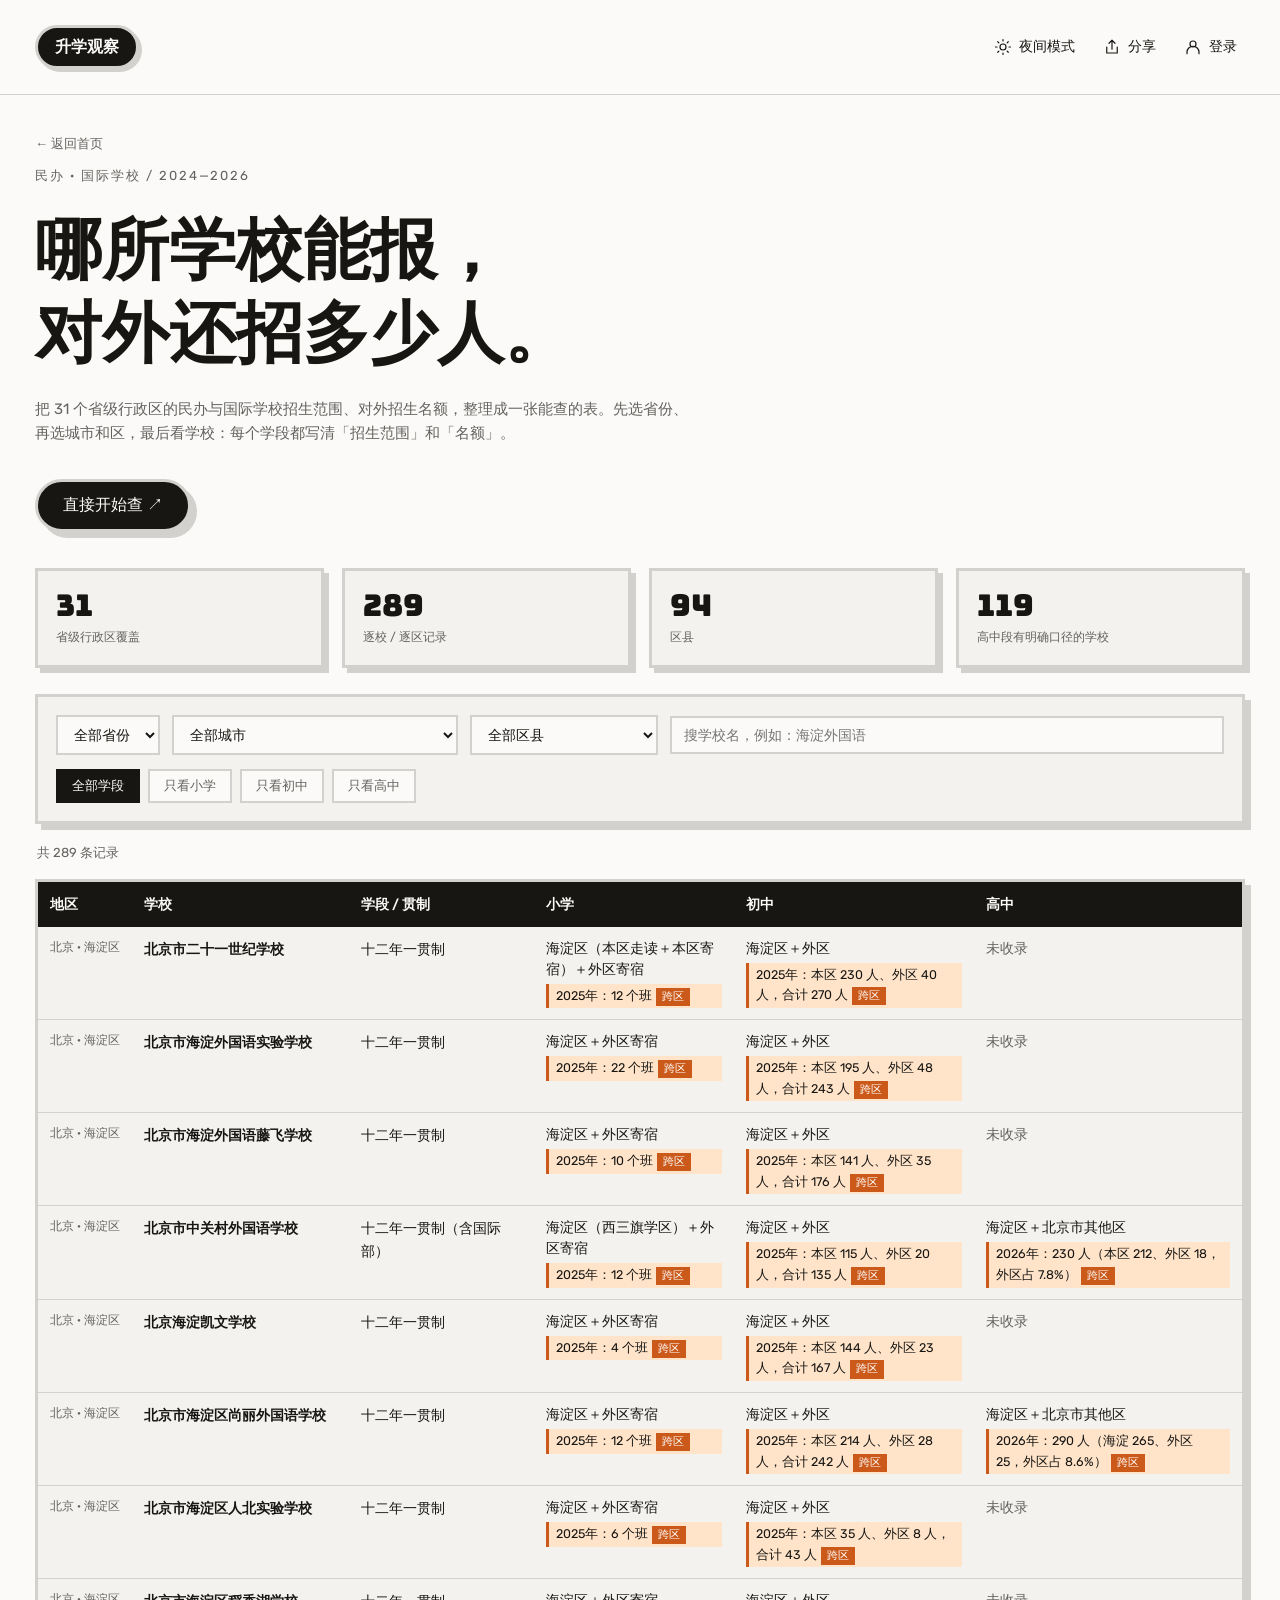
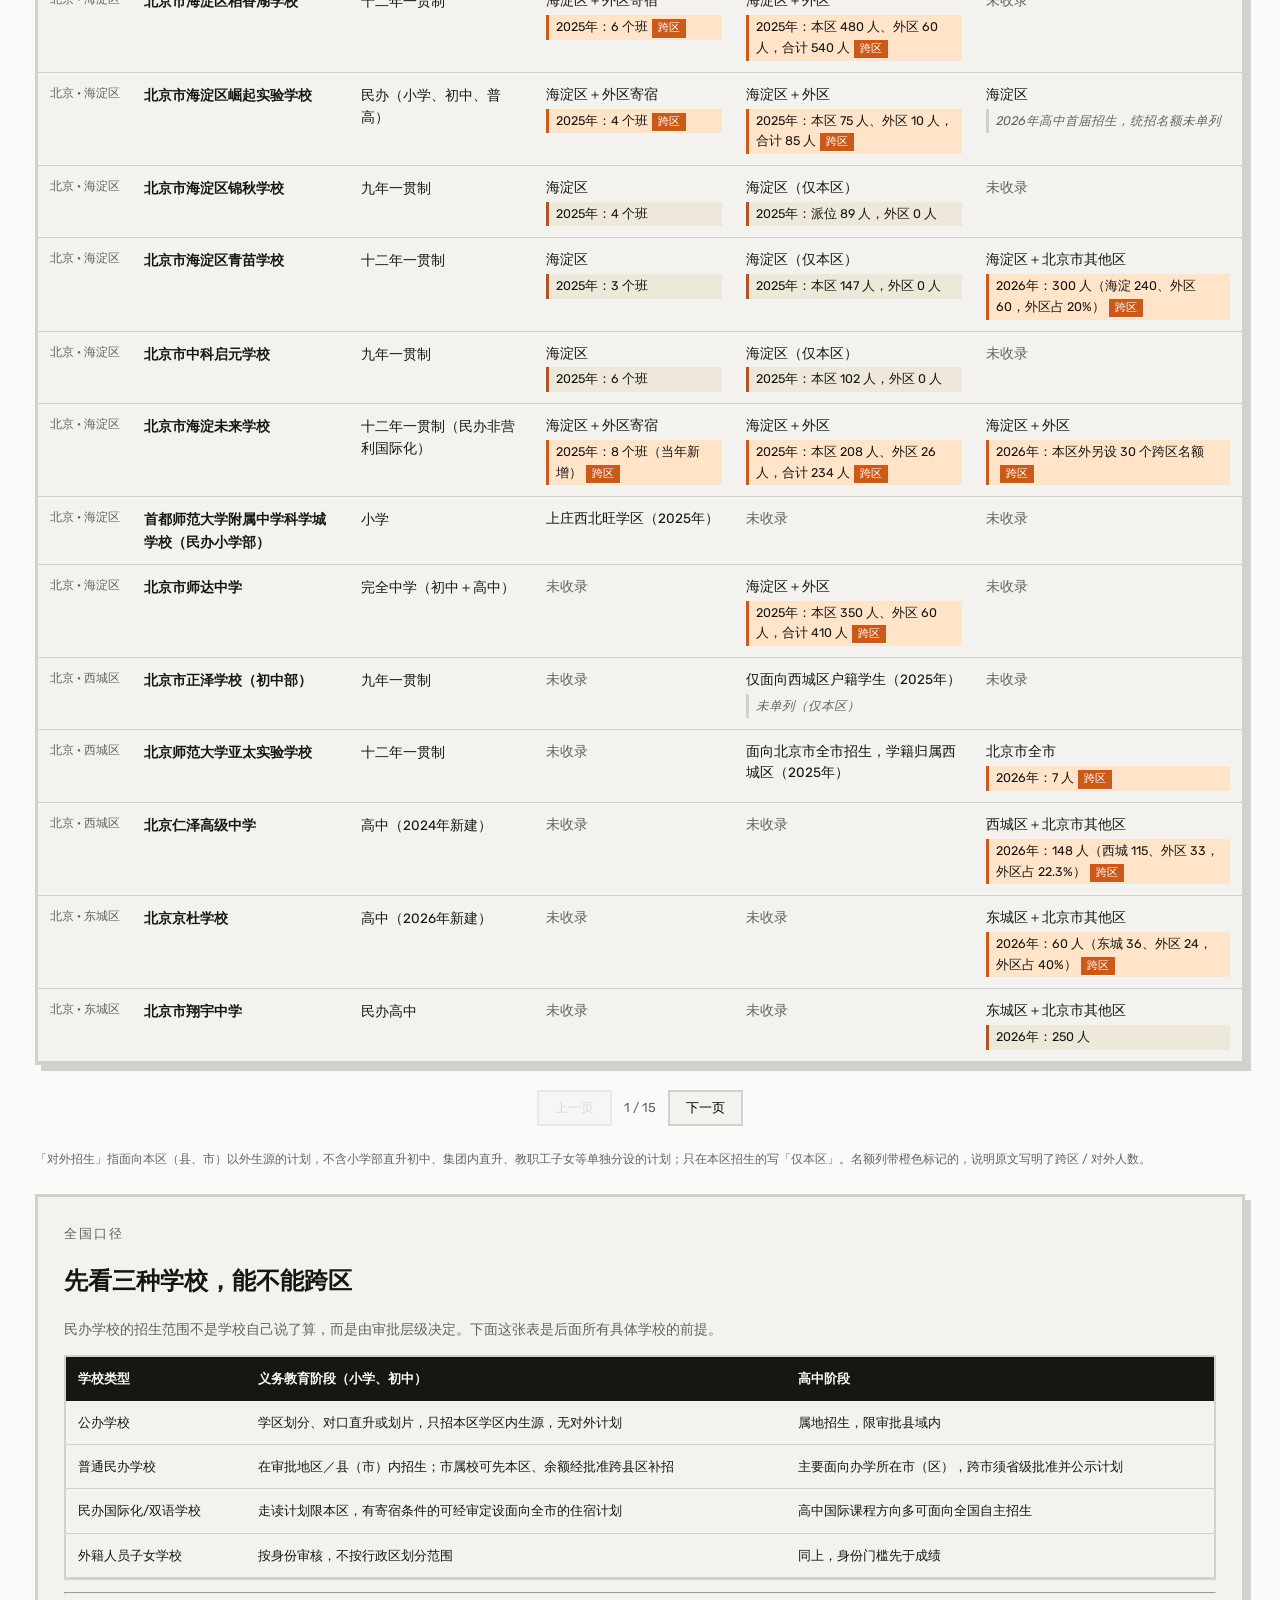
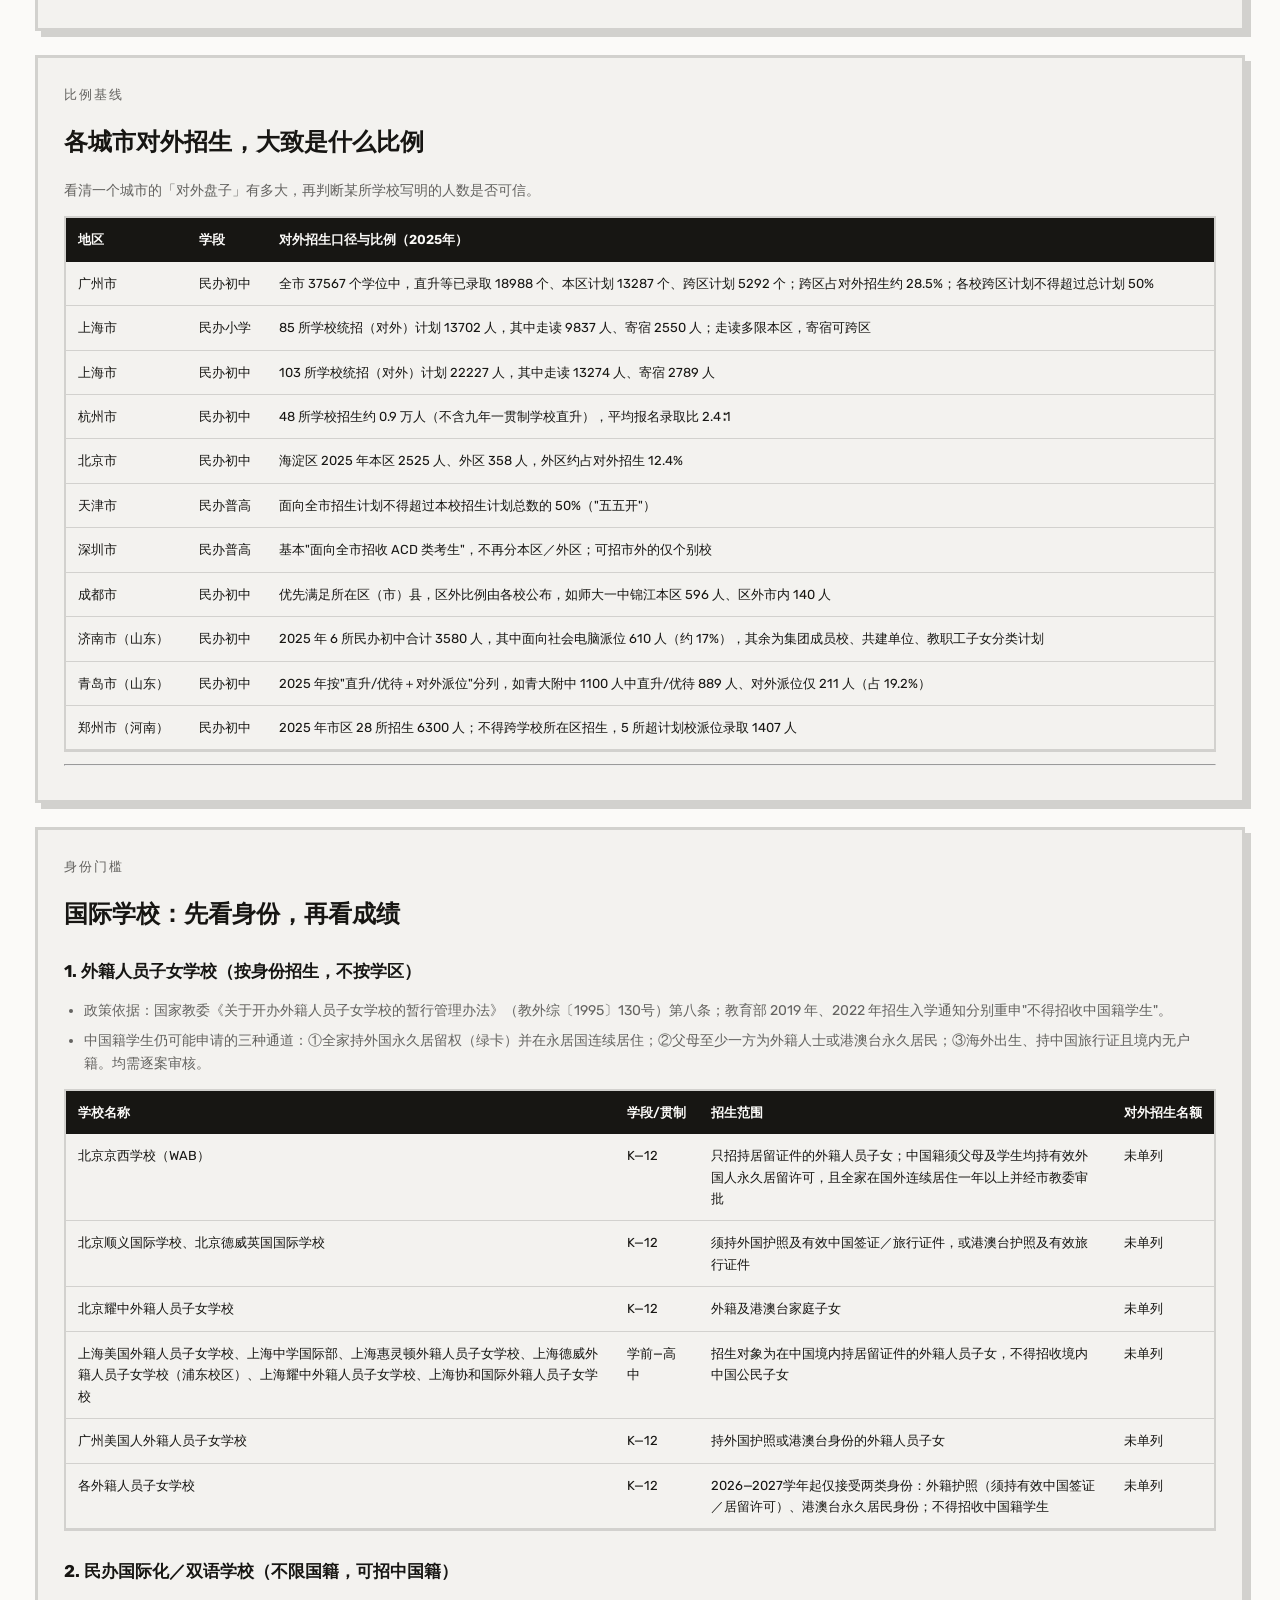
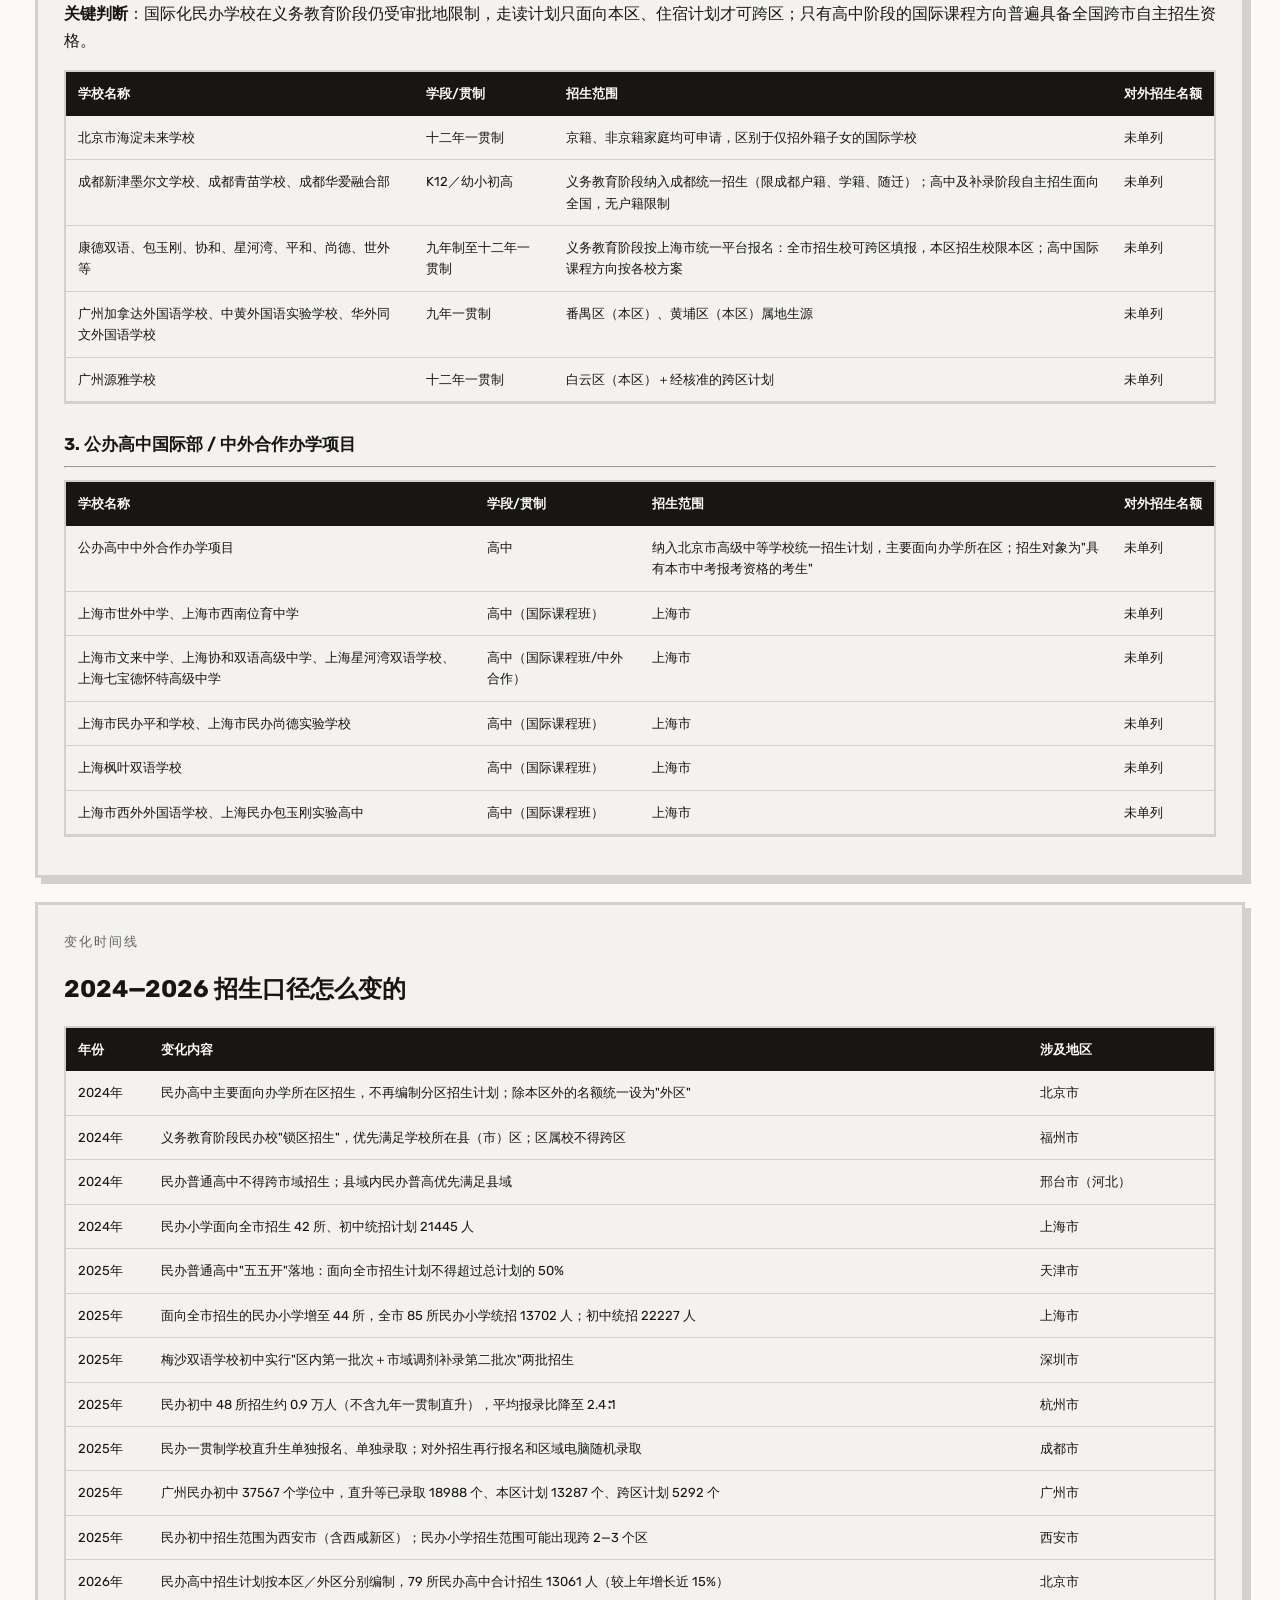
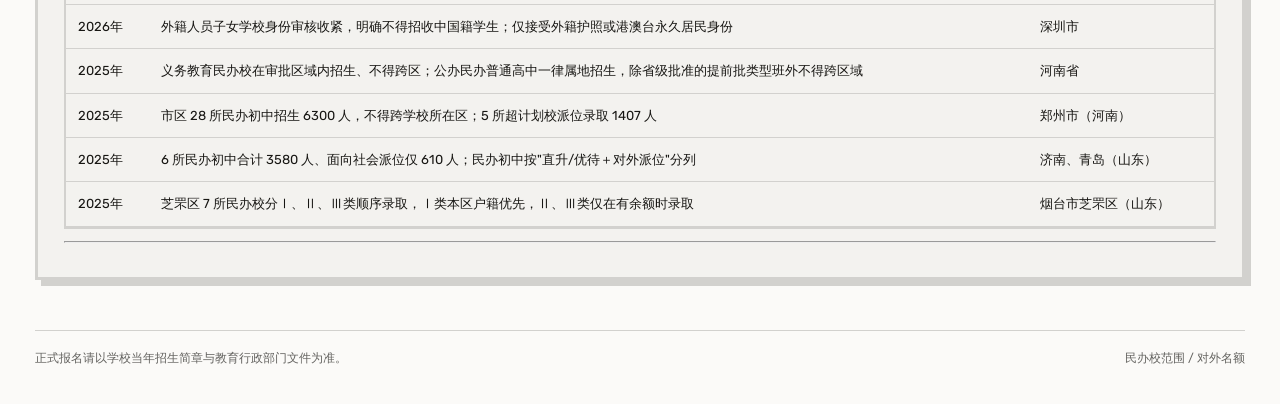
<file: site/private.html>
<!doctype html>
<html lang="zh-CN"><head><meta charset="utf-8"><meta name="viewport" content="width=device-width,initial-scale=1">
<title>民办与国际学校招生范围查询 · 升学观察</title>
<meta name="description" content="全国民办与国际学校招生范围及对外招生名额对照：31 个省级行政区、逐校逐区可查，每个学段写清招生范围与对外招生名额（2024—2026）。">
<link rel="preconnect" href="https://fonts.googleapis.com"><link href="https://fonts.googleapis.com/css2?family=Bungee&family=Rubik:wght@400;600&display=swap" rel="stylesheet">
<style>
:root{--bg:oklch(0.985 0.003 90);--surface:oklch(0.96 0.004 90);--ink:oklch(0.2 0.005 90);--accent:oklch(0.2 0.005 90);--accent2:oklch(0.62 0.005 90);--muted:oklch(0.5 0.005 90);--line:oklch(0.86 0.004 90);--on-accent:oklch(0.985 0.003 90);--accent3:oklch(0.55 0.13 45);--shadow:6px;--turn:2deg;--duration:260ms;--bounce:cubic-bezier(.34,1.56,.64,1)}
*{box-sizing:border-box}body{margin:0;background:var(--bg);color:var(--ink);font:400 16px/1.65 'Rubik','PingFang SC','Noto Sans SC',sans-serif}a{color:inherit}
a:focus-visible,button:focus-visible,input:focus-visible,select:focus-visible,summary:focus-visible{outline:2px solid var(--ink);outline-offset:5px}
header{max-width:1280px;margin:auto;padding:30px 35px;display:flex;align-items:center;justify-content:space-between;gap:20px}
.logo{white-space:nowrap;font-weight:800;text-decoration:none;background:var(--ink);color:var(--on-accent);padding:6px 17px;border:3px solid var(--line);border-radius:999px;box-shadow:3px 3px 0 var(--line)}
nav{display:flex;gap:27px;flex-wrap:wrap;font-size:14px}nav a{text-decoration:none;color:var(--muted)}nav a:hover{text-decoration:underline;text-underline-offset:6px}nav a[aria-current]{color:var(--ink);font-weight:600}
main{max-width:1280px;margin:auto;padding:35px}
.kicker{font-size:13px;letter-spacing:2px;color:var(--muted)}
h1{font:800 clamp(34px,5.2vw,68px)/1.25 'Bungee','PingFang SC','Noto Sans SC',sans-serif;margin:22px 0}
h2{font-size:24px;line-height:1.4}h3{font-size:17px;margin:26px 0 8px}h4{font-size:14px;letter-spacing:1px;color:var(--muted);margin:22px 0 6px}
.intro{color:var(--muted);max-width:660px;font-size:15px}
.cta{display:inline-block;background:var(--ink);color:var(--on-accent);padding:10px 25px;border:3px solid var(--line);border-radius:999px;box-shadow:6px 6px 0 var(--line);text-decoration:none;margin-top:18px}
.cta:active{transform:translate(4px,4px) rotate(-2deg);box-shadow:none}
.stats{display:grid;grid-template-columns:repeat(4,1fr);gap:18px;margin:36px 0 10px}
.stat{border:3px solid var(--line);background:var(--surface);padding:16px 18px;box-shadow:5px 5px 0 var(--line)}
.stat b{display:block;font:400 30px/1.2 'Bungee','PingFang SC',sans-serif}
.stat span{font-size:12px;color:var(--muted)}
.query{border:3px solid var(--line);background:var(--surface);box-shadow:6px 6px 0 var(--line);padding:18px;margin:26px 0 18px}
.qrow{display:flex;gap:12px;flex-wrap:wrap;align-items:center}
select,input[type=search]{border:2px solid var(--line);background:var(--bg);color:var(--ink);padding:9px 12px;font-size:14px;border-radius:0}
input[type=search]{flex:1;min-width:200px}
select:focus,input:focus{outline:2px solid var(--ink);outline-offset:2px}
.segs{display:flex;gap:8px;margin-top:14px;flex-wrap:wrap}
.seg{border:2px solid var(--line);background:var(--bg);padding:6px 14px;font-size:13px;cursor:pointer;color:var(--muted)}
.seg[aria-pressed=true]{background:var(--ink);color:var(--on-accent);border-color:var(--ink)}
.count{font-size:13px;color:var(--muted);margin:14px 2px}
.tbl{overflow:auto;border:3px solid var(--line);background:var(--surface);box-shadow:6px 6px 0 var(--line);margin:16px 0}
table{border-collapse:collapse;width:100%;font-size:13.5px;min-width:900px}
th{background:var(--ink);color:var(--on-accent);text-align:left;padding:11px 12px;font-weight:600;white-space:nowrap;position:sticky;top:0}
td{padding:11px 12px;border-bottom:1px solid var(--line);vertical-align:top}
tbody tr:hover td{background:var(--bg)}
.reg{color:var(--muted);font-size:12px;white-space:nowrap}
.sch{font-weight:600}
.span-tag{display:inline-block;margin-top:3px;font-size:11.5px;color:var(--muted);border:1px solid var(--line);padding:0 6px}
.rng{display:block;line-height:1.55}
.qty{display:block;margin-top:4px;font-size:12.5px;color:var(--ink);background:oklch(0.93 0.02 90);border-left:3px solid var(--accent3);padding:2px 7px}
.qty.cross{background:oklch(0.94 0.05 60);border-left-color:oklch(0.6 0.16 45)}
.qty.none{color:var(--muted);background:transparent;border-left-color:var(--line);font-style:italic}
.flat-block{color:var(--muted);font-size:12.5px}
.flat-block b{color:var(--ink);font-weight:600}
.hidden{display:none}
.sheet{border:3px solid var(--line);background:var(--surface);box-shadow:6px 6px 0 var(--line);padding:26px;margin:24px 0}
.sheet table{min-width:600px;font-size:13px}
.sheet .tbl{box-shadow:none;border-width:2px;margin:12px 0}
.sheet th{position:static}
blockquote{border-left:4px solid var(--ink);background:var(--bg);margin:16px 0;padding:12px 18px;font-size:13.5px;color:var(--muted)}
ul{padding-left:20px;color:var(--muted);font-size:14px}ul li{margin:6px 0}
.checklist{padding-left:0;list-style:none}.checklist li{border-top:1px solid var(--line);padding:10px 0;margin:0;color:var(--ink);font-size:13.5px}
details{border-top:1px solid var(--line);padding:14px 0}summary{cursor:pointer;font-weight:600}
.foot{margin-top:50px;border-top:1px solid var(--line);padding-top:18px;font-size:12px;color:var(--muted);display:flex;justify-content:space-between;gap:20px}
.pager{display:flex;gap:10px;align-items:center;justify-content:center;margin:18px 0}
.pager button{border:2px solid var(--line);background:var(--surface);padding:7px 16px;cursor:pointer}
.pager button:disabled{opacity:.4;cursor:default}
.tag-cross{display:inline-block;font-size:11px;background:oklch(0.6 0.16 45);color:#fff;padding:0 6px;margin-left:4px}
@media(max-width:900px){.stats{grid-template-columns:repeat(2,1fr)}}
@media(max-width:760px){header{padding:20px;align-items:start}nav{gap:10px 16px;max-width:230px;justify-content:end}main{padding:20px}
h1{font-size:32px}table{min-width:820px}.sheet{padding:18px}.foot{flex-direction:column;gap:6px}}
[data-theme="dark"] .qty{background:oklch(.27 .03 60);border-left-color:oklch(.7 .15 45)}
[data-theme="dark"] .qty.cross{background:oklch(.3 .06 50);border-left-color:oklch(.72 .16 45)}
[data-theme="dark"] .qty.none{background:transparent;border-left-color:var(--line)}
[data-theme="dark"] .tag-cross{background:oklch(.6 .14 40);color:var(--on-accent)}
[data-theme="dark"] .stat,[data-theme="dark"] .query,[data-theme="dark"] .tbl,[data-theme="dark"] .sheet{box-shadow:5px 5px 0 var(--line)}
.back{display:inline-block;font-size:13px;color:var(--muted);text-decoration:none;margin:0 0 10px}
.back:hover{color:var(--ink);text-decoration:underline;text-underline-offset:5px}
@media(prefers-reduced-motion:reduce){*{transition:none!important;animation:none!important}}
</style><link rel="stylesheet" href="assets/site-controls.css"></head>
<body>
<header class="siteHeader"><a class="siteLogo" href="index.html">升学观察</a><nav class="siteActions" aria-label="页面工具"><button type="button" class="siteAction" id="themeControl" aria-pressed="false"><svg viewBox="0 0 24 24" aria-hidden="true"><circle cx="12" cy="12" r="4"/><path d="M12 2v2m0 16v2M2 12h2m16 0h2M5 5l1.5 1.5m11 11L19 19M5 19l1.5-1.5m11-11L19 5"/></svg><span id="themeText">日夜模式</span></button><button type="button" class="siteAction" id="shareControl"><svg viewBox="0 0 24 24" aria-hidden="true"><path d="M12 15V3m-4 4 4-4 4 4M5 12v8h14v-8"/></svg><span>分享</span></button><button type="button" class="siteAction" id="loginControl"><svg viewBox="0 0 24 24" aria-hidden="true"><circle cx="12" cy="8" r="4"/><path d="M4 21v-2a8 8 0 0 1 16 0v2"/></svg><span id="loginText">登录</span></button></nav></header>
<main>

<section class="hero">
  <div><a class="back" href="index.html">← 返回首页</a>
  <div class="kicker">民办 · 国际学校 / 2024—2026</div>
  <h1>哪所学校能报，<br>对外还招多少人。</h1>
  <p class="intro">把 31 个省级行政区的民办与国际学校招生范围、对外招生名额，整理成一张能查的表。先选省份、再选城市和区，最后看学校：每个学段都写清「招生范围」和「名额」。</p>
  <a class="cta" href="#query">直接开始查 ↗</a></div>
</section>
<section class="stats" aria-label="数据概览">
  <div class="stat"><b>31</b><span>省级行政区覆盖</span></div>
  <div class="stat"><b>289</b><span>逐校 / 逐区记录</span></div>
  <div class="stat"><b>94</b><span>区县</span></div>
  <div class="stat"><b>119</b><span>高中段有明确口径的学校</span></div>
</section>


<section class="query" id="query">
  <div class="qrow">
    <select id="f-prov" aria-label="省份"><option value="">全部省份</option></select>
    <select id="f-city" aria-label="城市"><option value="">全部城市</option></select>
    <select id="f-dist" aria-label="区县"><option value="">全部区县</option></select>
    <input id="f-kw" type="search" placeholder="搜学校名，例如：海淀外国语" aria-label="搜索学校">
  </div>
  <div class="segs" role="group" aria-label="按学段筛选">
    <button class="seg" data-stage="" aria-pressed="true">全部学段</button>
    <button class="seg" data-stage="primary" aria-pressed="false">只看小学</button>
    <button class="seg" data-stage="junior" aria-pressed="false">只看初中</button>
    <button class="seg" data-stage="senior" aria-pressed="false">只看高中</button>
  </div>
</section>
<p class="count" id="count"></p>
<div class="tbl" id="tblwrap">
  <table>
    <thead><tr><th>地区</th><th>学校</th><th>学段 / 贯制</th><th>小学</th><th>初中</th><th>高中</th></tr></thead>
    <tbody id="tbody"></tbody>
  </table>
</div>
<div class="pager"><button id="prev">上一页</button><span id="pageinfo" class="count"></span><button id="next">下一页</button></div>
<p class="note" style="font-size:12px;color:var(--muted)">「对外招生」指面向本区（县、市）以外生源的计划，不含小学部直升初中、集团内直升、教职工子女等单独分设的计划；只在本区招生的写「仅本区」。名额列带橙色标记的，说明原文写明了跨区 / 对外人数。</p>

<section class="sheet" id="rules">
  <div class="kicker">全国口径</div>
  <h2>先看三种学校，能不能跨区</h2>
  <p class="intro" style="font-size:14px">民办学校的招生范围不是学校自己说了算，而是由审批层级决定。下面这张表是后面所有具体学校的前提。</p>
  <div class="tbl"><table><thead><tr><th>学校类型</th><th>义务教育阶段（小学、初中）</th><th>高中阶段</th></tr></thead><tbody><tr><td>公办学校</td><td>学区划分、对口直升或划片，只招本区学区内生源，无对外计划</td><td>属地招生，限审批县域内</td></tr><tr><td>普通民办学校</td><td>在审批地区／县（市）内招生；市属校可先本区、余额经批准跨县区补招</td><td>主要面向办学所在市（区），跨市须省级批准并公示计划</td></tr><tr><td>民办国际化/双语学校</td><td>走读计划限本区，有寄宿条件的可经审定设面向全市的住宿计划</td><td>高中国际课程方向多可面向全国自主招生</td></tr><tr><td>外籍人员子女学校</td><td>按身份审核，不按行政区划分范围</td><td>同上，身份门槛先于成绩</td></tr></tbody></table></div>
<hr>
</section>
<section class="sheet">
  <div class="kicker">比例基线</div>
  <h2>各城市对外招生，大致是什么比例</h2>
  <p class="intro" style="font-size:14px">看清一个城市的「对外盘子」有多大，再判断某所学校写明的人数是否可信。</p>
  <div class="tbl"><table><thead><tr><th>地区</th><th>学段</th><th>对外招生口径与比例（2025年）</th></tr></thead><tbody><tr><td>广州市</td><td>民办初中</td><td>全市 37567 个学位中，直升等已录取 18988 个、本区计划 13287 个、跨区计划 5292 个；跨区占对外招生约 28.5%；各校跨区计划不得超过总计划 50%</td></tr><tr><td>上海市</td><td>民办小学</td><td>85 所学校统招（对外）计划 13702 人，其中走读 9837 人、寄宿 2550 人；走读多限本区，寄宿可跨区</td></tr><tr><td>上海市</td><td>民办初中</td><td>103 所学校统招（对外）计划 22227 人，其中走读 13274 人、寄宿 2789 人</td></tr><tr><td>杭州市</td><td>民办初中</td><td>48 所学校招生约 0.9 万人（不含九年一贯制学校直升），平均报名录取比 2.4∶1</td></tr><tr><td>北京市</td><td>民办初中</td><td>海淀区 2025 年本区 2525 人、外区 358 人，外区约占对外招生 12.4%</td></tr><tr><td>天津市</td><td>民办普高</td><td>面向全市招生计划不得超过本校招生计划总数的 50%（"五五开"）</td></tr><tr><td>深圳市</td><td>民办普高</td><td>基本"面向全市招收 ACD 类考生"，不再分本区／外区；可招市外的仅个别校</td></tr><tr><td>成都市</td><td>民办初中</td><td>优先满足所在区（市）县，区外比例由各校公布，如师大一中锦江本区 596 人、区外市内 140 人</td></tr><tr><td>济南市（山东）</td><td>民办初中</td><td>2025 年 6 所民办初中合计 3580 人，其中面向社会电脑派位 610 人（约 17%），其余为集团成员校、共建单位、教职工子女分类计划</td></tr><tr><td>青岛市（山东）</td><td>民办初中</td><td>2025 年按"直升/优待＋对外派位"分列，如青大附中 1100 人中直升/优待 889 人、对外派位仅 211 人（占 19.2%）</td></tr><tr><td>郑州市（河南）</td><td>民办初中</td><td>2025 年市区 28 所招生 6300 人；不得跨学校所在区招生，5 所超计划校派位录取 1407 人</td></tr></tbody></table></div>
<hr>
</section>
<section class="sheet" id="intl">
  <div class="kicker">身份门槛</div>
  <h2>国际学校：先看身份，再看成绩</h2>
  <h3>1. 外籍人员子女学校（按身份招生，不按学区）</h3>
<ul><li>政策依据：国家教委《关于开办外籍人员子女学校的暂行管理办法》（教外综〔1995〕130号）第八条；教育部 2019 年、2022 年招生入学通知分别重申"不得招收中国籍学生"。</li><li>中国籍学生仍可能申请的三种通道：①全家持外国永久居留权（绿卡）并在永居国连续居住；②父母至少一方为外籍人士或港澳台永久居民；③海外出生、持中国旅行证且境内无户籍。均需逐案审核。</li></ul>
<div class="tbl"><table><thead><tr><th>学校名称</th><th>学段/贯制</th><th>招生范围</th><th>对外招生名额</th></tr></thead><tbody><tr><td>北京京西学校（WAB）</td><td>K—12</td><td>只招持居留证件的外籍人员子女；中国籍须父母及学生均持有效外国人永久居留许可，且全家在国外连续居住一年以上并经市教委审批</td><td>未单列</td></tr><tr><td>北京顺义国际学校、北京德威英国国际学校</td><td>K—12</td><td>须持外国护照及有效中国签证／旅行证件，或港澳台护照及有效旅行证件</td><td>未单列</td></tr><tr><td>北京耀中外籍人员子女学校</td><td>K—12</td><td>外籍及港澳台家庭子女</td><td>未单列</td></tr><tr><td>上海美国外籍人员子女学校、上海中学国际部、上海惠灵顿外籍人员子女学校、上海德威外籍人员子女学校（浦东校区）、上海耀中外籍人员子女学校、上海协和国际外籍人员子女学校</td><td>学前—高中</td><td>招生对象为在中国境内持居留证件的外籍人员子女，不得招收境内中国公民子女</td><td>未单列</td></tr><tr><td>广州美国人外籍人员子女学校</td><td>K—12</td><td>持外国护照或港澳台身份的外籍人员子女</td><td>未单列</td></tr><tr><td>各外籍人员子女学校</td><td>K—12</td><td>2026—2027学年起仅接受两类身份：外籍护照（须持有效中国签证／居留许可）、港澳台永久居民身份；不得招收中国籍学生</td><td>未单列</td></tr></tbody></table></div>
<h3>2. 民办国际化／双语学校（不限国籍，可招中国籍）</h3>
<p><strong>关键判断</strong>：国际化民办学校在义务教育阶段仍受审批地限制，走读计划只面向本区、住宿计划才可跨区；只有高中阶段的国际课程方向普遍具备全国跨市自主招生资格。</p>
<div class="tbl"><table><thead><tr><th>学校名称</th><th>学段/贯制</th><th>招生范围</th><th>对外招生名额</th></tr></thead><tbody><tr><td>北京市海淀未来学校</td><td>十二年一贯制</td><td>京籍、非京籍家庭均可申请，区别于仅招外籍子女的国际学校</td><td>未单列</td></tr><tr><td>成都新津墨尔文学校、成都青苗学校、成都华爱融合部</td><td>K12／幼小初高</td><td>义务教育阶段纳入成都统一招生（限成都户籍、学籍、随迁）；高中及补录阶段自主招生面向全国，无户籍限制</td><td>未单列</td></tr><tr><td>康德双语、包玉刚、协和、星河湾、平和、尚德、世外等</td><td>九年制至十二年一贯制</td><td>义务教育阶段按上海市统一平台报名：全市招生校可跨区填报，本区招生校限本区；高中国际课程方向按各校方案</td><td>未单列</td></tr><tr><td>广州加拿达外国语学校、中黄外国语实验学校、华外同文外国语学校</td><td>九年一贯制</td><td>番禺区（本区）、黄埔区（本区）属地生源</td><td>未单列</td></tr><tr><td>广州源雅学校</td><td>十二年一贯制</td><td>白云区（本区）＋经核准的跨区计划</td><td>未单列</td></tr></tbody></table></div>
<h3>3. 公办高中国际部 / 中外合作办学项目</h3>
<hr>
<div class="tbl"><table><thead><tr><th>学校名称</th><th>学段/贯制</th><th>招生范围</th><th>对外招生名额</th></tr></thead><tbody><tr><td>公办高中中外合作办学项目</td><td>高中</td><td>纳入北京市高级中等学校统一招生计划，主要面向办学所在区；招生对象为"具有本市中考报考资格的考生"</td><td>未单列</td></tr><tr><td>上海市世外中学、上海市西南位育中学</td><td>高中（国际课程班）</td><td>上海市</td><td>未单列</td></tr><tr><td>上海市文来中学、上海协和双语高级中学、上海星河湾双语学校、上海七宝德怀特高级中学</td><td>高中（国际课程班/中外合作）</td><td>上海市</td><td>未单列</td></tr><tr><td>上海市民办平和学校、上海市民办尚德实验学校</td><td>高中（国际课程班）</td><td>上海市</td><td>未单列</td></tr><tr><td>上海枫叶双语学校</td><td>高中（国际课程班）</td><td>上海市</td><td>未单列</td></tr><tr><td>上海市西外外国语学校、上海民办包玉刚实验高中</td><td>高中（国际课程班）</td><td>上海市</td><td>未单列</td></tr></tbody></table></div>
</section>
<section class="sheet" id="timeline">
  <div class="kicker">变化时间线</div>
  <h2>2024—2026 招生口径怎么变的</h2>
  <div class="tbl"><table><thead><tr><th>年份</th><th>变化内容</th><th>涉及地区</th></tr></thead><tbody><tr><td>2024年</td><td>民办高中主要面向办学所在区招生，不再编制分区招生计划；除本区外的名额统一设为"外区"</td><td>北京市</td></tr><tr><td>2024年</td><td>义务教育阶段民办校"锁区招生"，优先满足学校所在县（市）区；区属校不得跨区</td><td>福州市</td></tr><tr><td>2024年</td><td>民办普通高中不得跨市域招生；县域内民办普高优先满足县域</td><td>邢台市（河北）</td></tr><tr><td>2024年</td><td>民办小学面向全市招生 42 所、初中统招计划 21445 人</td><td>上海市</td></tr><tr><td>2025年</td><td>民办普通高中"五五开"落地：面向全市招生计划不得超过总计划的 50%</td><td>天津市</td></tr><tr><td>2025年</td><td>面向全市招生的民办小学增至 44 所，全市 85 所民办小学统招 13702 人；初中统招 22227 人</td><td>上海市</td></tr><tr><td>2025年</td><td>梅沙双语学校初中实行"区内第一批次＋市域调剂补录第二批次"两批招生</td><td>深圳市</td></tr><tr><td>2025年</td><td>民办初中 48 所招生约 0.9 万人（不含九年一贯制直升），平均报录比降至 2.4∶1</td><td>杭州市</td></tr><tr><td>2025年</td><td>民办一贯制学校直升生单独报名、单独录取；对外招生再行报名和区域电脑随机录取</td><td>成都市</td></tr><tr><td>2025年</td><td>广州民办初中 37567 个学位中，直升等已录取 18988 个、本区计划 13287 个、跨区计划 5292 个</td><td>广州市</td></tr><tr><td>2025年</td><td>民办初中招生范围为西安市（含西咸新区）；民办小学招生范围可能出现跨 2—3 个区</td><td>西安市</td></tr><tr><td>2026年</td><td>民办高中招生计划按本区／外区分别编制，79 所民办高中合计招生 13061 人（较上年增长近 15%）</td><td>北京市</td></tr><tr><td>2026年</td><td>外籍人员子女学校身份审核收紧，明确不得招收中国籍学生；仅接受外籍护照或港澳台永久居民身份</td><td>深圳市</td></tr><tr><td>2025年</td><td>义务教育民办校在审批区域内招生、不得跨区；公办民办普通高中一律属地招生，除省级批准的提前批类型班外不得跨区域</td><td>河南省</td></tr><tr><td>2025年</td><td>市区 28 所民办初中招生 6300 人，不得跨学校所在区；5 所超计划校派位录取 1407 人</td><td>郑州市（河南）</td></tr><tr><td>2025年</td><td>6 所民办初中合计 3580 人、面向社会派位仅 610 人；民办初中按"直升/优待＋对外派位"分列</td><td>济南、青岛（山东）</td></tr><tr><td>2025年</td><td>芝罘区 7 所民办校分Ⅰ、Ⅱ、Ⅲ类顺序录取，Ⅰ类本区户籍优先，Ⅱ、Ⅲ类仅在有余额时录取</td><td>烟台市芝罘区（山东）</td></tr></tbody></table></div>
<hr>
</section>
<footer class="foot"><span>正式报名请以学校当年招生简章与教育行政部门文件为准。</span><span>民办校范围 / 对外名额</span></footer>
</main>
<script type="application/json" id="data">{"schools":[{"p":"北京市","c":"全市（含 16 区，按区排列）","d":"海淀区","n":"北京市二十一世纪学校","g":"十二年一贯制","m":"st","st":{"primary":{"range":"海淀区（本区走读＋本区寄宿）＋外区寄宿","quota":"2025年：12 个班"},"junior":{"range":"海淀区＋外区","quota":"2025年：本区 230 人、外区 40 人，合计 270 人"},"senior":{"range":"未收录","quota":""}}},{"p":"北京市","c":"全市（含 16 区，按区排列）","d":"海淀区","n":"北京市海淀外国语实验学校","g":"十二年一贯制","m":"st","st":{"primary":{"range":"海淀区＋外区寄宿","quota":"2025年：22 个班"},"junior":{"range":"海淀区＋外区","quota":"2025年：本区 195 人、外区 48 人，合计 243 人"},"senior":{"range":"未收录","quota":""}}},{"p":"北京市","c":"全市（含 16 区，按区排列）","d":"海淀区","n":"北京市海淀外国语藤飞学校","g":"十二年一贯制","m":"st","st":{"primary":{"range":"海淀区＋外区寄宿","quota":"2025年：10 个班"},"junior":{"range":"海淀区＋外区","quota":"2025年：本区 141 人、外区 35 人，合计 176 人"},"senior":{"range":"未收录","quota":""}}},{"p":"北京市","c":"全市（含 16 区，按区排列）","d":"海淀区","n":"北京市中关村外国语学校","g":"十二年一贯制（含国际部）","m":"st","st":{"primary":{"range":"海淀区（西三旗学区）＋外区寄宿","quota":"2025年：12 个班"},"junior":{"range":"海淀区＋外区","quota":"2025年：本区 115 人、外区 20 人，合计 135 人"},"senior":{"range":"海淀区＋北京市其他区","quota":"2026年：230 人（本区 212、外区 18，外区占 7.8%）"}}},{"p":"北京市","c":"全市（含 16 区，按区排列）","d":"海淀区","n":"北京海淀凯文学校","g":"十二年一贯制","m":"st","st":{"primary":{"range":"海淀区＋外区寄宿","quota":"2025年：4 个班"},"junior":{"range":"海淀区＋外区","quota":"2025年：本区 144 人、外区 23 人，合计 167 人"},"senior":{"range":"未收录","quota":""}}},{"p":"北京市","c":"全市（含 16 区，按区排列）","d":"海淀区","n":"北京市海淀区尚丽外国语学校","g":"十二年一贯制","m":"st","st":{"primary":{"range":"海淀区＋外区寄宿","quota":"2025年：12 个班"},"junior":{"range":"海淀区＋外区","quota":"2025年：本区 214 人、外区 28 人，合计 242 人"},"senior":{"range":"海淀区＋北京市其他区","quota":"2026年：290 人（海淀 265、外区 25，外区占 8.6%）"}}},{"p":"北京市","c":"全市（含 16 区，按区排列）","d":"海淀区","n":"北京市海淀区人北实验学校","g":"十二年一贯制","m":"st","st":{"primary":{"range":"海淀区＋外区寄宿","quota":"2025年：6 个班"},"junior":{"range":"海淀区＋外区","quota":"2025年：本区 35 人、外区 8 人，合计 43 人"},"senior":{"range":"未收录","quota":""}}},{"p":"北京市","c":"全市（含 16 区，按区排列）","d":"海淀区","n":"北京市海淀区稻香湖学校","g":"十二年一贯制","m":"st","st":{"primary":{"range":"海淀区＋外区寄宿","quota":"2025年：6 个班"},"junior":{"range":"海淀区＋外区","quota":"2025年：本区 480 人、外区 60 人，合计 540 人"},"senior":{"range":"未收录","quota":""}}},{"p":"北京市","c":"全市（含 16 区，按区排列）","d":"海淀区","n":"北京市海淀区崛起实验学校","g":"民办（小学、初中、普高）","m":"st","st":{"primary":{"range":"海淀区＋外区寄宿","quota":"2025年：4 个班"},"junior":{"range":"海淀区＋外区","quota":"2025年：本区 75 人、外区 10 人，合计 85 人"},"senior":{"range":"海淀区","quota":"2026年高中首届招生，统招名额未单列"}}},{"p":"北京市","c":"全市（含 16 区，按区排列）","d":"海淀区","n":"北京市海淀区锦秋学校","g":"九年一贯制","m":"st","st":{"primary":{"range":"海淀区","quota":"2025年：4 个班"},"junior":{"range":"海淀区（仅本区）","quota":"2025年：派位 89 人，外区 0 人"},"senior":{"range":"未收录","quota":""}}},{"p":"北京市","c":"全市（含 16 区，按区排列）","d":"海淀区","n":"北京市海淀区青苗学校","g":"十二年一贯制","m":"st","st":{"primary":{"range":"海淀区","quota":"2025年：3 个班"},"junior":{"range":"海淀区（仅本区）","quota":"2025年：本区 147 人，外区 0 人"},"senior":{"range":"海淀区＋北京市其他区","quota":"2026年：300 人（海淀 240、外区 60，外区占 20%）"}}},{"p":"北京市","c":"全市（含 16 区，按区排列）","d":"海淀区","n":"北京市中科启元学校","g":"九年一贯制","m":"st","st":{"primary":{"range":"海淀区","quota":"2025年：6 个班"},"junior":{"range":"海淀区（仅本区）","quota":"2025年：本区 102 人，外区 0 人"},"senior":{"range":"未收录","quota":""}}},{"p":"北京市","c":"全市（含 16 区，按区排列）","d":"海淀区","n":"北京市海淀未来学校","g":"十二年一贯制（民办非营利国际化）","m":"st","st":{"primary":{"range":"海淀区＋外区寄宿","quota":"2025年：8 个班（当年新增）"},"junior":{"range":"海淀区＋外区","quota":"2025年：本区 208 人、外区 26 人，合计 234 人"},"senior":{"range":"海淀区＋外区","quota":"2026年：本区外另设 30 个跨区名额"}}},{"p":"北京市","c":"全市（含 16 区，按区排列）","d":"海淀区","n":"首都师范大学附属中学科学城学校（民办小学部）","g":"小学","m":"st","st":{"primary":{"range":"上庄西北旺学区（2025年）","quota":""},"junior":{"range":"未收录","quota":""},"senior":{"range":"未收录","quota":""}}},{"p":"北京市","c":"全市（含 16 区，按区排列）","d":"海淀区","n":"北京市师达中学","g":"完全中学（初中＋高中）","m":"st","st":{"primary":{"range":"未收录","quota":""},"junior":{"range":"海淀区＋外区","quota":"2025年：本区 350 人、外区 60 人，合计 410 人"},"senior":{"range":"未收录","quota":""}}},{"p":"北京市","c":"全市（含 16 区，按区排列）","d":"西城区","n":"北京市正泽学校（初中部）","g":"九年一贯制","m":"st","st":{"primary":{"range":"未收录","quota":""},"junior":{"range":"仅面向西城区户籍学生（2025年）","quota":"未单列（仅本区）"},"senior":{"range":"未收录","quota":""}}},{"p":"北京市","c":"全市（含 16 区，按区排列）","d":"西城区","n":"北京师范大学亚太实验学校","g":"十二年一贯制","m":"st","st":{"primary":{"range":"未收录","quota":""},"junior":{"range":"面向北京市全市招生，学籍归属西城区（2025年）","quota":""},"senior":{"range":"北京市全市","quota":"2026年：7 人"}}},{"p":"北京市","c":"全市（含 16 区，按区排列）","d":"西城区","n":"北京仁泽高级中学","g":"高中（2024年新建）","m":"st","st":{"primary":{"range":"未收录","quota":""},"junior":{"range":"未收录","quota":""},"senior":{"range":"西城区＋北京市其他区","quota":"2026年：148 人（西城 115、外区 33，外区占 22.3%）"}}},{"p":"北京市","c":"全市（含 16 区，按区排列）","d":"东城区","n":"北京京杜学校","g":"高中（2026年新建）","m":"st","st":{"primary":{"range":"未收录","quota":""},"junior":{"range":"未收录","quota":""},"senior":{"range":"东城区＋北京市其他区","quota":"2026年：60 人（东城 36、外区 24，外区占 40%）"}}},{"p":"北京市","c":"全市（含 16 区，按区排列）","d":"东城区","n":"北京市翔宇中学","g":"民办高中","m":"st","st":{"primary":{"range":"未收录","quota":""},"junior":{"range":"未收录","quota":""},"senior":{"range":"东城区＋北京市其他区","quota":"2026年：250 人"}}},{"p":"北京市","c":"全市（含 16 区，按区排列）","d":"朝阳区","n":"北京市朝阳区新亚学校","g":"十二年一贯制","m":"st","st":{"primary":{"range":"未收录","quota":""},"junior":{"range":"未收录","quota":""},"senior":{"range":"朝阳区＋北京市其他区","quota":"2026年：220 人（朝阳 132、外区 88，外区占 40%）"}}},{"p":"北京市","c":"全市（含 16 区，按区排列）","d":"朝阳区","n":"北京拔萃双语学校","g":"十二年一贯制","m":"st","st":{"primary":{"range":"未收录","quota":""},"junior":{"range":"未收录","quota":""},"senior":{"range":"朝阳区＋北京市其他区","quota":"2026年：350 人（朝阳 230、外区 120，外区占 34.3%）"}}},{"p":"北京市","c":"全市（含 16 区，按区排列）","d":"朝阳区","n":"北京朝阳凯文学校","g":"十二年一贯制","m":"st","st":{"primary":{"range":"未收录","quota":""},"junior":{"range":"未收录","quota":""},"senior":{"range":"朝阳区＋北京市其他区","quota":"2026年：200 人（朝阳 120、外区 80，外区占 40%）"}}},{"p":"北京市","c":"全市（含 16 区，按区排列）","d":"朝阳区","n":"北外同文外国语学校","g":"高中（含多课程方向）","m":"st","st":{"primary":{"range":"未收录","quota":""},"junior":{"range":"未收录","quota":""},"senior":{"range":"面向北京市全市跨区招生","quota":"2026年：100 人（朝阳 60、外区 40，全市可报）"}}},{"p":"北京市","c":"全市（含 16 区，按区排列）","d":"朝阳区","n":"北京朝阳博雅学校","g":"十二年一贯制","m":"st","st":{"primary":{"range":"未收录","quota":""},"junior":{"range":"未收录","quota":""},"senior":{"range":"朝阳区＋北京市其他区","quota":"2026年：130 人（本区 95、外区 35，外区占 26.9%）"}}},{"p":"北京市","c":"全市（含 16 区，按区排列）","d":"朝阳区","n":"朝阳区燕京新源实验学校","g":"民办高中（2026年新建）","m":"st","st":{"primary":{"range":"未收录","quota":""},"junior":{"range":"未收录","quota":""},"senior":{"range":"面向全市统招","quota":"2026年：150 人"}}},{"p":"北京市","c":"全市（含 16 区，按区排列）","d":"朝阳区","n":"北京市朝阳区人朝分实验学校","g":"十二年一贯制","m":"st","st":{"primary":{"range":"未收录","quota":""},"junior":{"range":"未收录","quota":""},"senior":{"range":"朝阳区＋北京市其他区","quota":"2026年：120 人"}}},{"p":"北京市","c":"全市（含 16 区，按区排列）","d":"朝阳区","n":"北京市实验外国语学校","g":"民办高中","m":"st","st":{"primary":{"range":"未收录","quota":""},"junior":{"range":"未收录","quota":""},"senior":{"range":"朝阳区＋北京市其他区","quota":"2026年：150 人"}}},{"p":"北京市","c":"全市（含 16 区，按区排列）","d":"朝阳区","n":"北京市朝阳区世青学校","g":"十二年一贯制","m":"st","st":{"primary":{"range":"未收录","quota":""},"junior":{"range":"未收录","quota":""},"senior":{"range":"朝阳区＋北京市其他区","quota":"2026年：80 人"}}},{"p":"北京市","c":"全市（含 16 区，按区排列）","d":"朝阳区","n":"北京市朝阳区爱迪外国语学校","g":"十二年一贯制","m":"st","st":{"primary":{"range":"未收录","quota":""},"junior":{"range":"未收录","quota":""},"senior":{"range":"朝阳区＋北京市其他区","quota":"2026年：180 人"}}},{"p":"北京市","c":"全市（含 16 区，按区排列）","d":"朝阳区","n":"北京爱迪学校","g":"民办高中","m":"st","st":{"primary":{"range":"未收录","quota":""},"junior":{"range":"未收录","quota":""},"senior":{"range":"朝阳区＋北京市其他区","quota":"2026年：50 人"}}},{"p":"北京市","c":"全市（含 16 区，按区排列）","d":"朝阳区","n":"北京市朝阳区力迈学校","g":"十二年一贯制","m":"st","st":{"primary":{"range":"未收录","quota":""},"junior":{"range":"未收录","quota":""},"senior":{"range":"朝阳区＋北京市其他区","quota":"2026年：90 人"}}},{"p":"北京市","c":"全市（含 16 区，按区排列）","d":"朝阳区","n":"北京市朝阳区未来实验学校","g":"民办高中","m":"st","st":{"primary":{"range":"未收录","quota":""},"junior":{"range":"未收录","quota":""},"senior":{"range":"朝阳区＋北京市其他区","quota":"2026年：120 人"}}},{"p":"北京市","c":"全市（含 16 区，按区排列）","d":"朝阳区","n":"北京市朝阳区探月学校","g":"民办高中","m":"st","st":{"primary":{"range":"未收录","quota":""},"junior":{"range":"未收录","quota":""},"senior":{"range":"朝阳区＋北京市其他区","quota":"2026年：20 人"}}},{"p":"北京市","c":"全市（含 16 区，按区排列）","d":"朝阳区","n":"北京市忠德学校","g":"九年一贯制","m":"st","st":{"primary":{"range":"朝阳区","quota":""},"junior":{"range":"不限户籍、不限国籍，需符合朝阳区入学政策","quota":""},"senior":{"range":"未收录","quota":""}}},{"p":"北京市","c":"全市（含 16 区，按区排列）","d":"丰台区","n":"北京市丰台区新北赋学校","g":"十二年一贯制","m":"st","st":{"primary":{"range":"未收录","quota":""},"junior":{"range":"未收录","quota":""},"senior":{"range":"丰台区＋北京市其他区","quota":"2026年：360 人（丰台 216、外区 144，外区占 40%）"}}},{"p":"北京市","c":"全市（含 16 区，按区排列）","d":"丰台区","n":"北京丽泽国际学校","g":"十二年一贯制","m":"st","st":{"primary":{"range":"未收录","quota":""},"junior":{"range":"未收录","quota":""},"senior":{"range":"丰台区＋北京市其他区","quota":"2026年：280 人（丰台 168、外区 112，外区占 40%）"}}},{"p":"北京市","c":"全市（含 16 区，按区排列）","d":"丰台区","n":"北京市博文学校","g":"民办高中","m":"st","st":{"primary":{"range":"未收录","quota":""},"junior":{"range":"未收录","quota":""},"senior":{"range":"丰台区＋北京市其他区","quota":"2026年：普高本区 432 人、外区 288 人"}}},{"p":"北京市","c":"全市（含 16 区，按区排列）","d":"昌平区","n":"北京东方红学校","g":"十二年一贯制","m":"st","st":{"primary":{"range":"未收录","quota":""},"junior":{"range":"未收录","quota":""},"senior":{"range":"面向北京市全市招生，非京籍可申请","quota":"2026年：350 人（昌平 198、外区 152，外区占 43.4%）"}}},{"p":"北京市","c":"全市（含 16 区，按区排列）","d":"昌平区","n":"北京昌平汇贤学校","g":"十二年一贯制","m":"st","st":{"primary":{"range":"未收录","quota":""},"junior":{"range":"未收录","quota":""},"senior":{"range":"昌平区＋北京市其他区","quota":"2026年：180 人（昌平 108、外区 72，外区占 40%）"}}},{"p":"北京市","c":"全市（含 16 区，按区排列）","d":"昌平区","n":"北京大成临川学校","g":"民办高中","m":"st","st":{"primary":{"range":"未收录","quota":""},"junior":{"range":"未收录","quota":""},"senior":{"range":"昌平区＋北京市其他区","quota":"2026年：昌平 150 人、外区 100 人"}}},{"p":"北京市","c":"全市（含 16 区，按区排列）","d":"昌平区","n":"北京昌平佳莲学校","g":"民办高中","m":"st","st":{"primary":{"range":"未收录","quota":""},"junior":{"range":"未收录","quota":""},"senior":{"range":"昌平区＋北京市其他区","quota":"2026年：普高 90 人（昌平 54、外区 36）"}}},{"p":"北京市","c":"全市（含 16 区，按区排列）","d":"昌平区","n":"北京市私立汇佳学校","g":"十二年一贯制","m":"st","st":{"primary":{"range":"未收录","quota":""},"junior":{"range":"未收录","quota":""},"senior":{"range":"京籍跨区需昌平区房产或备案租房满 3 年；非京籍需通过四证审核","quota":""}}},{"p":"北京市","c":"全市（含 16 区，按区排列）","d":"顺义区","n":"北京顺义区汇德高级中学","g":"民办高中（2026年新建）","m":"st","st":{"primary":{"range":"未收录","quota":""},"junior":{"range":"未收录","quota":""},"senior":{"range":"面向全市统招","quota":"2026年：200 人"}}},{"p":"北京市","c":"全市（含 16 区，按区排列）","d":"怀柔区","n":"北京怀柔索兰诺中学","g":"民办高中","m":"st","st":{"primary":{"range":"未收录","quota":""},"junior":{"range":"未收录","quota":""},"senior":{"range":"怀柔区＋北京市其他区","quota":"2026年：怀柔 300 人、外区 200 人"}}},{"p":"北京市","c":"全市（含 16 区，按区排列）","d":"通州区","n":"北京市通州区私立树人学校","g":"十五年一贯制","m":"st","st":{"primary":{"range":"未收录","quota":""},"junior":{"range":"未收录","quota":""},"senior":{"range":"北京市（中外籍学生均可）","quota":"2026年：288 人"}}},{"p":"上海市","c":"全市（按区排列）","d":"徐汇区","n":"上海市徐汇区盛大花园小学","g":"小学","m":"st","st":{"primary":{"range":"徐汇区（不接收外区）","quota":"2025年：走读 187 人（普通班）＋78 人（双语班）"},"junior":{"range":"未收录","quota":""},"senior":{"range":"未收录","quota":""}}},{"p":"上海市","c":"全市（按区排列）","d":"徐汇区","n":"上海市徐汇区逸夫小学","g":"小学","m":"st","st":{"primary":{"range":"徐汇区","quota":"2025年：走读 196 人"},"junior":{"range":"未收录","quota":""},"senior":{"range":"未收录","quota":""}}},{"p":"上海市","c":"全市（按区排列）","d":"徐汇区","n":"上海市世界外国语小学","g":"小学","m":"st","st":{"primary":{"range":"徐汇区","quota":"2025年：普通班走读 107 人、双语班走读 82 人"},"junior":{"range":"未收录","quota":""},"senior":{"range":"未收录","quota":""}}},{"p":"上海市","c":"全市（按区排列）","d":"徐汇区","n":"上海市世界外国语中学","g":"完全中学","m":"st","st":{"primary":{"range":"未收录","quota":""},"junior":{"range":"徐汇区（不接收外区）","quota":"2025年：普通班走读 83 人、双语班 15 人、融合班 46 人"},"senior":{"range":"未收录","quota":""}}},{"p":"上海市","c":"全市（按区排列）","d":"徐汇区","n":"上海市徐汇区华育中学","g":"完全中学","m":"st","st":{"primary":{"range":"未收录","quota":""},"junior":{"range":"徐汇区＋住宿跨区","quota":"2025年：走读 206 人＋住宿 59 人"},"senior":{"range":"未收录","quota":""}}},{"p":"上海市","c":"全市（按区排列）","d":"徐汇区","n":"上海市西南模范中学","g":"完全中学","m":"st","st":{"primary":{"range":"未收录","quota":""},"junior":{"range":"徐汇区＋住宿跨区","quota":"2025年：走读 342 人＋住宿 58 人"},"senior":{"range":"未收录","quota":""}}},{"p":"上海市","c":"全市（按区排列）","d":"徐汇区","n":"上海市西南位育中学","g":"完全中学","m":"st","st":{"primary":{"range":"未收录","quota":""},"junior":{"range":"徐汇区","quota":"2025年：走读 453 人"},"senior":{"range":"未收录","quota":""}}},{"p":"上海市","c":"全市（按区排列）","d":"徐汇区","n":"上海市民办南模中学","g":"完全中学","m":"st","st":{"primary":{"range":"未收录","quota":""},"junior":{"range":"徐汇区","quota":"2025年：走读 140 人"},"senior":{"range":"未收录","quota":""}}},{"p":"上海市","c":"全市（按区排列）","d":"徐汇区","n":"上海市民办位育中学","g":"完全中学","m":"st","st":{"primary":{"range":"未收录","quota":""},"junior":{"range":"徐汇区","quota":"2025年：走读 131 人"},"senior":{"range":"未收录","quota":""}}},{"p":"上海市","c":"全市（按区排列）","d":"长宁区","n":"包玉刚实验学校","g":"十二年一贯制","m":"st","st":{"primary":{"range":"上海市全市","quota":"2025年：走读 46 人＋住宿 2 人"},"junior":{"range":"上海市全市","quota":"2025年：走读 3 人＋住宿 1 人"},"senior":{"range":"未收录","quota":""}}},{"p":"上海市","c":"全市（按区排列）","d":"长宁区","n":"上海市长宁区东展小学","g":"小学","m":"st","st":{"primary":{"range":"长宁区","quota":"2025年：走读 143 人"},"junior":{"range":"未收录","quota":""},"senior":{"range":"未收录","quota":""}}},{"p":"上海市","c":"全市（按区排列）","d":"长宁区","n":"上海市长宁区新世纪小学","g":"小学","m":"st","st":{"primary":{"range":"长宁区","quota":"2025年：走读 92 人"},"junior":{"range":"未收录","quota":""},"senior":{"range":"未收录","quota":""}}},{"p":"上海市","c":"全市（按区排列）","d":"长宁区","n":"上海市长宁区新世纪中学","g":"完全中学","m":"st","st":{"primary":{"range":"未收录","quota":""},"junior":{"range":"长宁区","quota":"2025年：走读 190 人"},"senior":{"range":"未收录","quota":""}}},{"p":"上海市","c":"全市（按区排列）","d":"闵行区","n":"上海闵行区万科双语学校","g":"九年制","m":"st","st":{"primary":{"range":"闵行区","quota":"2025年：走读 80 人"},"junior":{"range":"未收录","quota":""},"senior":{"range":"未收录","quota":""}}},{"p":"上海市","c":"全市（按区排列）","d":"闵行区","n":"上海闵行区民办德闳学校","g":"十二年一贯制","m":"st","st":{"primary":{"range":"闵行区＋住宿跨区","quota":"2025年：走读 50 人＋住宿 60 人"},"junior":{"range":"未收录","quota":""},"senior":{"range":"未收录","quota":""}}},{"p":"上海市","c":"全市（按区排列）","d":"闵行区","n":"上海闵行区诺达双语学校","g":"十二年一贯制","m":"st","st":{"primary":{"range":"闵行区＋住宿跨区","quota":"2025年：走读 70 人＋住宿 138 人"},"junior":{"range":"未收录","quota":""},"senior":{"range":"未收录","quota":""}}},{"p":"上海市","c":"全市（按区排列）","d":"闵行区","n":"上海市民办美高双语学校","g":"九年制","m":"st","st":{"primary":{"range":"闵行区＋住宿跨区","quota":"2025年：走读 85 人＋住宿 15 人"},"junior":{"range":"未收录","quota":""},"senior":{"range":"未收录","quota":""}}},{"p":"上海市","c":"全市（按区排列）","d":"闵行区","n":"上海星河湾双语学校","g":"十二年一贯制","m":"st","st":{"primary":{"range":"闵行区＋住宿跨区","quota":"2025年：走读 40 人＋住宿 147 人"},"junior":{"range":"未收录","quota":""},"senior":{"range":"未收录","quota":""}}},{"p":"上海市","c":"全市（按区排列）","d":"闵行区","n":"上海市民办协和双语学校","g":"十二年一贯制","m":"st","st":{"primary":{"range":"闵行区＋住宿跨区","quota":"2025年：走读 70 人＋住宿 63 人"},"junior":{"range":"未收录","quota":""},"senior":{"range":"未收录","quota":""}}},{"p":"上海市","c":"全市（按区排列）","d":"闵行区","n":"上海市民办协和双语尚音学校","g":"十二年一贯制","m":"st","st":{"primary":{"range":"闵行区＋住宿跨区","quota":"2025年：走读 80 人＋住宿 112 人"},"junior":{"range":"未收录","quota":""},"senior":{"range":"未收录","quota":""}}},{"p":"上海市","c":"全市（按区排列）","d":"松江区","n":"上海市西外外国语学校","g":"十五年一贯制","m":"st","st":{"primary":{"range":"松江区＋住宿跨区","quota":"2025年：走读 240 人＋住宿 77 人"},"junior":{"range":"松江区＋住宿跨区","quota":"2025年：走读 50 人＋住宿 156 人"},"senior":{"range":"未收录","quota":""}}},{"p":"上海市","c":"全市（按区排列）","d":"松江区","n":"上海赫贤学校","g":"十二年一贯制","m":"st","st":{"primary":{"range":"松江区＋住宿跨区","quota":"2025年：统招住宿 170 人"},"junior":{"range":"松江区＋住宿跨区","quota":"2025年：统招住宿 50 人"},"senior":{"range":"未收录","quota":""}}},{"p":"上海市","c":"全市（按区排列）","d":"松江区","n":"上海松江区爱菊学校","g":"十二年一贯制","m":"st","st":{"primary":{"range":"松江区（2025年新增全市招生）＋住宿跨区","quota":"2025年：走读 60 人＋住宿 40 人"},"junior":{"range":"松江区＋住宿跨区","quota":"2025年：走读 108 人＋住宿 40 人"},"senior":{"range":"未收录","quota":""}}},{"p":"上海市","c":"全市（按区排列）","d":"松江区","n":"上海市松江区九峰实验学校","g":"完全中学","m":"st","st":{"primary":{"range":"未收录","quota":""},"junior":{"range":"松江区","quota":"2025年：走读 313 人"},"senior":{"range":"未收录","quota":""}}},{"p":"上海市","c":"全市（按区排列）","d":"松江区","n":"上海市松江区茸一中学","g":"完全中学","m":"st","st":{"primary":{"range":"未收录","quota":""},"junior":{"range":"松江区","quota":"2025年：走读 333 人"},"senior":{"range":"未收录","quota":""}}},{"p":"上海市","c":"全市（按区排列）","d":"嘉定区","n":"上海市嘉定区桃李园实验学校","g":"九年一贯制","m":"st","st":{"primary":{"range":"嘉定区","quota":"2025年：走读 156 人"},"junior":{"range":"嘉定区","quota":"2025年：走读 197 人"},"senior":{"range":"未收录","quota":""}}},{"p":"上海市","c":"全市（按区排列）","d":"嘉定区","n":"上海市嘉定区远东学校","g":"十二年一贯制","m":"st","st":{"primary":{"range":"嘉定区","quota":"2025年：普通班走读 72 人、双语班走读 46 人"},"junior":{"range":"嘉定区","quota":"2025年：普通班走读 78 人、双语班走读 7 人"},"senior":{"range":"未收录","quota":""}}},{"p":"上海市","c":"全市（按区排列）","d":"嘉定区","n":"上海市嘉定区华盛怀少学校","g":"九年一贯制","m":"st","st":{"primary":{"range":"嘉定区","quota":"2025年：走读 76 人"},"junior":{"range":"嘉定区＋住宿跨区","quota":"2025年：走读 75 人＋住宿 30 人"},"senior":{"range":"未收录","quota":""}}},{"p":"上海市","c":"全市（按区排列）","d":"嘉定区","n":"上海华旭双语学校","g":"十二年一贯制","m":"st","st":{"primary":{"range":"嘉定区＋住宿跨区","quota":"2025年：走读 48 人＋住宿 90 人"},"junior":{"range":"嘉定区＋住宿跨区","quota":"2025年：走读 26 人＋住宿 30 人"},"senior":{"range":"未收录","quota":""}}},{"p":"上海市","c":"全市（按区排列）","d":"嘉定区","n":"上海嘉定区世界外国语学校","g":"九年一贯制","m":"st","st":{"primary":{"range":"嘉定区","quota":"2025年：走读 112 人"},"junior":{"range":"嘉定区＋住宿跨区","quota":"2025年：走读 30 人＋住宿 4 人"},"senior":{"range":"未收录","quota":""}}},{"p":"上海市","c":"全市（按区排列）","d":"嘉定区","n":"上海市嘉定区嘉宜初级中学","g":"完全中学","m":"st","st":{"primary":{"range":"未收录","quota":""},"junior":{"range":"嘉定区","quota":"2025年：走读 266 人"},"senior":{"range":"未收录","quota":""}}},{"p":"上海市","c":"全市（按区排列）","d":"嘉定区","n":"上海华曜嘉定初级中学","g":"完全中学","m":"st","st":{"primary":{"range":"未收录","quota":""},"junior":{"range":"嘉定区＋住宿跨区","quota":"2025年：走读 85 人＋住宿 198 人"},"senior":{"range":"未收录","quota":""}}},{"p":"上海市","c":"全市（按区排列）","d":"金山区","n":"上海市金山区金盟学校","g":"九年一贯制","m":"st","st":{"primary":{"range":"金山区","quota":"2025年：统招走读 68 人"},"junior":{"range":"金山区","quota":"2025年：统招走读 88 人"},"senior":{"range":"未收录","quota":""}}},{"p":"上海市","c":"全市（按区排列）","d":"金山区","n":"上海杭州湾双语学校","g":"十二年一贯制","m":"st","st":{"primary":{"range":"金山区＋住宿跨区","quota":"2025年：走读 3 人＋住宿 105 人"},"junior":{"range":"金山区＋住宿跨区","quota":"2025年：住宿 7 人"},"senior":{"range":"未收录","quota":""}}},{"p":"上海市","c":"全市（按区排列）","d":"金山区","n":"上海金山区世界外国语学校","g":"十二年一贯制","m":"st","st":{"primary":{"range":"金山区＋住宿跨区","quota":"2025年：走读 50 人＋住宿 28 人"},"junior":{"range":"金山区＋住宿跨区","quota":"2025年：走读 5 人＋住宿 7 人"},"senior":{"range":"未收录","quota":""}}},{"p":"上海市","c":"全市（按区排列）","d":"金山区","n":"上海金山区健桥实验中学","g":"完全中学","m":"st","st":{"primary":{"range":"未收录","quota":""},"junior":{"range":"金山区","quota":"2025年：走读 119 人"},"senior":{"range":"未收录","quota":""}}},{"p":"上海市","c":"全市（按区排列）","d":"金山区","n":"上海市金山区永昌中学","g":"完全中学","m":"st","st":{"primary":{"range":"未收录","quota":""},"junior":{"range":"金山区＋住宿跨区","quota":"2025年：走读 35 人＋住宿 35 人"},"senior":{"range":"未收录","quota":""}}},{"p":"上海市","c":"全市（按区排列）","d":"青浦区","n":"上海青浦区协和双语学校","g":"十二年一贯制","m":"st","st":{"primary":{"range":"青浦区＋住宿跨区","quota":"2025年：走读 150 人＋住宿 60 人"},"junior":{"range":"青浦区＋住宿跨区","quota":"2025年：走读 10 人＋住宿 25 人"},"senior":{"range":"未收录","quota":""}}},{"p":"上海市","c":"全市（按区排列）","d":"青浦区","n":"上海青浦平和双语学校","g":"十二年一贯制","m":"st","st":{"primary":{"range":"青浦区＋住宿跨区","quota":"2025年：走读 90 人＋住宿 65 人"},"junior":{"range":"青浦区＋住宿跨区","quota":"2025年：走读 6 人＋住宿 16 人"},"senior":{"range":"未收录","quota":""}}},{"p":"上海市","c":"全市（按区排列）","d":"青浦区","n":"上海青浦区世界外国语学校","g":"十二年一贯制","m":"st","st":{"primary":{"range":"青浦区＋住宿跨区","quota":"2025年：普通班走读 48 人＋住宿 38 人、双语班走读 20 人＋住宿 18 人"},"junior":{"range":"青浦区＋住宿跨区","quota":"2025年：走读 16 人＋住宿 16 人"},"senior":{"range":"未收录","quota":""}}},{"p":"上海市","c":"全市（按区排列）","d":"青浦区","n":"上海宋庆龄学校","g":"十二年一贯制","m":"st","st":{"primary":{"range":"青浦区","quota":"2025年：走读 23 人"},"junior":{"range":"青浦区","quota":"2025年：走读 2 人"},"senior":{"range":"未收录","quota":""}}},{"p":"上海市","c":"全市（按区排列）","d":"青浦区","n":"上海青浦兰生学校","g":"十二年一贯制","m":"st","st":{"primary":{"range":"青浦区＋住宿跨区","quota":"2025年：走读 101 人＋住宿 47 人"},"junior":{"range":"青浦区＋住宿跨区","quota":"2025年：走读 65 人＋住宿 29 人"},"senior":{"range":"未收录","quota":""}}},{"p":"上海市","c":"全市（按区排列）","d":"青浦区","n":"上海青浦区五浦汇实验学校","g":"完全中学","m":"st","st":{"primary":{"range":"未收录","quota":""},"junior":{"range":"青浦区＋住宿跨区","quota":"2025年：走读 121 人＋住宿 80 人"},"senior":{"range":"未收录","quota":""}}},{"p":"上海市","c":"全市（按区排列）","d":"虹口区","n":"上海市民办丽英小学","g":"小学","m":"st","st":{"primary":{"range":"上海市全市","quota":"2025年为全市招生校，当年报名未超计划（全部录取）"},"junior":{"range":"未收录","quota":""},"senior":{"range":"未收录","quota":""}}},{"p":"上海市","c":"全市（按区排列）","d":"宝山区","n":"上海民办至德实验学校","g":"九年一贯制","m":"st","st":{"primary":{"range":"上海市全市","quota":"2025年：住宿类调剂占比 70%，对外计划充足"},"junior":{"range":"未收录","quota":""},"senior":{"range":"未收录","quota":""}}},{"p":"上海市","c":"全市（按区排列）","d":"杨浦区","n":"上海民办沪东外国语学校","g":"九年一贯制","m":"st","st":{"primary":{"range":"未收录","quota":""},"junior":{"range":"杨浦区区内统招（户籍或居住地在杨浦区）","quota":""},"senior":{"range":"未收录","quota":""}}},{"p":"广东省","c":"深圳市","d":"龙华区","n":"深圳市龙华区美中学校","g":"完全中学（小学、初中、高中）","m":"st","st":{"primary":{"range":"龙华区全区","quota":"2025年小一：400 人"},"junior":{"range":"未收录","quota":""},"senior":{"range":"未收录","quota":""}}},{"p":"广东省","c":"深圳市","d":"龙华区","n":"深圳市龙华区宝文学校","g":"九年一贯制","m":"st","st":{"primary":{"range":"龙华区全区","quota":"2025年小一：400 人"},"junior":{"range":"未收录","quota":""},"senior":{"range":"未收录","quota":""}}},{"p":"广东省","c":"深圳市","d":"龙华区","n":"深圳市龙华区万安学校","g":"九年一贯制","m":"st","st":{"primary":{"range":"龙华区全区","quota":"2025年小一：250 人"},"junior":{"range":"未收录","quota":""},"senior":{"range":"未收录","quota":""}}},{"p":"广东省","c":"深圳市","d":"龙华区","n":"深圳市龙华区文峰小学","g":"小学","m":"st","st":{"primary":{"range":"龙华区全区","quota":"2025年小一：250 人"},"junior":{"range":"未收录","quota":""},"senior":{"range":"未收录","quota":""}}},{"p":"广东省","c":"深圳市","d":"龙华区","n":"香港培侨书院深圳龙华信义学校","g":"十二年一贯制","m":"st","st":{"primary":{"range":"龙华区全区","quota":"2025年小一：25 人"},"junior":{"range":"未收录","quota":""},"senior":{"range":"未收录","quota":""}}},{"p":"广东省","c":"深圳市","d":"龙华区","n":"深圳市龙华区万科双语学校","g":"九年一贯制","m":"st","st":{"primary":{"range":"龙华区全区","quota":"2025年小一：150 人"},"junior":{"range":"未收录","quota":""},"senior":{"range":"未收录","quota":""}}},{"p":"广东省","c":"深圳市","d":"龙华区","n":"深圳市龙华区牛栏前学校","g":"九年一贯制","m":"st","st":{"primary":{"range":"龙华区全区","quota":"2025年小一：400 人"},"junior":{"range":"未收录","quota":""},"senior":{"range":"未收录","quota":""}}},{"p":"广东省","c":"深圳市","d":"龙华区","n":"深圳市龙华区中英文实验学校","g":"九年一贯制","m":"st","st":{"primary":{"range":"龙华区全区","quota":"2025年小一：320 人"},"junior":{"range":"未收录","quota":""},"senior":{"range":"未收录","quota":""}}},{"p":"广东省","c":"深圳市","d":"龙华区","n":"深圳市龙华区展华实验学校","g":"九年一贯制","m":"st","st":{"primary":{"range":"龙华区全区","quota":"2025年小一：160 人"},"junior":{"range":"未收录","quota":""},"senior":{"range":"未收录","quota":""}}},{"p":"广东省","c":"深圳市","d":"龙华区","n":"深圳市龙华区三联永恒学校","g":"九年一贯制","m":"st","st":{"primary":{"range":"龙华区全区","quota":"2025年小一：600 人"},"junior":{"range":"未收录","quota":""},"senior":{"range":"未收录","quota":""}}},{"p":"广东省","c":"深圳市","d":"龙华区","n":"深圳市龙华区龙丰学校","g":"九年一贯制","m":"st","st":{"primary":{"range":"龙华区全区","quota":"2025年小一：300 人"},"junior":{"range":"未收录","quota":""},"senior":{"range":"未收录","quota":""}}},{"p":"广东省","c":"深圳市","d":"其他区","n":"各区民办义务教育学校","g":"小学／一贯制","m":"st","st":{"primary":{"range":"各自所在区范围","quota":""},"junior":{"range":"所在区全区","quota":""},"senior":{"range":"未收录","quota":""}}},{"p":"广东省","c":"深圳市","d":"福田区","n":"深圳市云顶学校","g":"民办高中","m":"st","st":{"primary":{"range":"未收录","quota":""},"junior":{"range":"未收录","quota":""},"senior":{"range":"面向深圳市全市招收 ACD 类考生","quota":"2025年：360 人"}}},{"p":"广东省","c":"深圳市","d":"罗湖区","n":"深圳市罗湖区华美外国语学校","g":"民办高中","m":"st","st":{"primary":{"range":"未收录","quota":""},"junior":{"range":"未收录","quota":""},"senior":{"range":"面向深圳市全市招收 ACD 类考生","quota":"2025年：440 人"}}},{"p":"广东省","c":"深圳市","d":"盐田区","n":"深圳市万科梅沙书院","g":"民办高中","m":"st","st":{"primary":{"range":"未收录","quota":""},"junior":{"range":"未收录","quota":""},"senior":{"range":"面向深圳市全市招收 ACD 类考生","quota":"2025年：175 人"}}},{"p":"广东省","c":"深圳市","d":"盐田区","n":"深圳市盐田区梅沙双语学校","g":"完全中学（初中＋高中）","m":"st","st":{"primary":{"range":"未收录","quota":""},"junior":{"range":"第一批次面向盐田区，第二批次市域内调剂补录","quota":""},"senior":{"range":"面向深圳市全市","quota":""}}},{"p":"广东省","c":"深圳市","d":"南山区","n":"深圳（南山）中加学校","g":"民办高中（中外合作）","m":"st","st":{"primary":{"range":"未收录","quota":""},"junior":{"range":"未收录","quota":""},"senior":{"range":"面向深圳市全市＋面向市外","quota":"2025年：220 人（全市 160、市外 60，市外占 27.3%）"}}},{"p":"广东省","c":"深圳市","d":"宝安区","n":"深圳东方英文书院","g":"民办高中","m":"st","st":{"primary":{"range":"未收录","quota":""},"junior":{"range":"未收录","quota":""},"senior":{"range":"面向深圳市全市招收 ACD 类考生","quota":"2025年：640 人"}}},{"p":"广东省","c":"深圳市","d":"宝安区","n":"深圳市崛起实验中学","g":"民办高中","m":"st","st":{"primary":{"range":"未收录","quota":""},"junior":{"range":"未收录","quota":""},"senior":{"range":"面向深圳市全市招收 ACD 类考生","quota":"2025年：560 人"}}},{"p":"广东省","c":"深圳市","d":"宝安区","n":"深圳市桃源居中澳实验学校","g":"十二年一贯制","m":"st","st":{"primary":{"range":"未收录","quota":""},"junior":{"range":"未收录","quota":""},"senior":{"range":"面向深圳市全市招收 ACD 类考生","quota":"2025年：1300 人"}}},{"p":"广东省","c":"深圳市","d":"宝安区","n":"深圳市富源学校","g":"十二年一贯制","m":"st","st":{"primary":{"range":"未收录","quota":""},"junior":{"range":"未收录","quota":""},"senior":{"range":"面向深圳市全市招收 ACD 类考生","quota":"2025年：1000 人"}}},{"p":"广东省","c":"深圳市","d":"宝安区","n":"深圳市华侨（康桥）书院","g":"民办高中","m":"st","st":{"primary":{"range":"未收录","quota":""},"junior":{"range":"未收录","quota":""},"senior":{"range":"面向深圳市全市招收 ACD 类考生","quota":"2025年：600 人"}}},{"p":"广东省","c":"深圳市","d":"宝安区","n":"深圳市明德外语实验学校","g":"民办高中","m":"st","st":{"primary":{"range":"未收录","quota":""},"junior":{"range":"未收录","quota":""},"senior":{"range":"面向深圳市全市招收 ACD 类考生","quota":"2025年：300 人"}}},{"p":"广东省","c":"深圳市","d":"宝安区","n":"深圳市松岗中英文实验学校","g":"民办高中","m":"st","st":{"primary":{"range":"未收录","quota":""},"junior":{"range":"未收录","quota":""},"senior":{"range":"面向深圳市全市招收 ACD 类考生","quota":"2025年：250 人"}}},{"p":"广东省","c":"深圳市","d":"宝安区","n":"深圳市华一实验学校","g":"民办高中","m":"st","st":{"primary":{"range":"未收录","quota":""},"junior":{"range":"未收录","quota":""},"senior":{"range":"面向深圳市全市招收 ACD 类考生","quota":"2025年：350 人"}}},{"p":"广东省","c":"深圳市","d":"龙岗区","n":"深圳市龙岗区东升学校","g":"民办高中","m":"st","st":{"primary":{"range":"未收录","quota":""},"junior":{"range":"未收录","quota":""},"senior":{"range":"面向深圳市全市招收 ACD 类考生","quota":"2025年：920 人"}}},{"p":"广东省","c":"深圳市","d":"龙岗区","n":"深圳市龙岗区建文外国语学校","g":"民办高中","m":"st","st":{"primary":{"range":"未收录","quota":""},"junior":{"range":"未收录","quota":""},"senior":{"range":"面向深圳市全市招收 ACD 类考生","quota":"2025年：约 2000 人"}}},{"p":"广东省","c":"广州市","d":"白云区","n":"广州市白云区珠江实验学校","g":"民办初中","m":"st","st":{"primary":{"range":"未收录","quota":""},"junior":{"range":"白云区（本区）＋经核准的跨区计划","quota":"2025年：初一永平校区 14 个班、人和校区 3 个班，面向全广州市招生"},"senior":{"range":"未收录","quota":""}}},{"p":"广东省","c":"广州市","d":"白云区","n":"广州源雅学校","g":"十二年一贯制","m":"st","st":{"primary":{"range":"未收录","quota":""},"junior":{"range":"白云区（本区）＋经核准的跨区计划","quota":""},"senior":{"range":"未收录","quota":""}}},{"p":"广东省","c":"广州市","d":"花都区","n":"广州市黄广中学","g":"民办初中","m":"st","st":{"primary":{"range":"未收录","quota":""},"junior":{"range":"面向广州市各区","quota":"2025年：初一计划 830 人，招收广州市各区学生"},"senior":{"range":"未收录","quota":""}}},{"p":"广东省","c":"广州市","d":"番禺区","n":"广州南方学院番禺附属中学","g":"民办初中","m":"st","st":{"primary":{"range":"未收录","quota":""},"junior":{"range":"番禺区（本区）；无跨区计划","quota":"无跨区对外计划"},"senior":{"range":"未收录","quota":""}}},{"p":"广东省","c":"广州市","d":"番禺区","n":"广州加拿达外国语学校","g":"九年一贯制","m":"st","st":{"primary":{"range":"未收录","quota":""},"junior":{"range":"番禺区（本区）属地生源","quota":""},"senior":{"range":"未收录","quota":""}}},{"p":"广东省","c":"广州市","d":"黄埔区","n":"广州市黄埔东联学校","g":"民办初中","m":"st","st":{"primary":{"range":"未收录","quota":""},"junior":{"range":"黄埔区（本区）；无跨区计划","quota":"无跨区对外计划"},"senior":{"range":"未收录","quota":""}}},{"p":"广东省","c":"广州市","d":"黄埔区","n":"广州中黄外国语实验学校","g":"九年一贯制","m":"st","st":{"primary":{"range":"未收录","quota":""},"junior":{"range":"黄埔区（本区）属地生源","quota":""},"senior":{"range":"未收录","quota":""}}},{"p":"广东省","c":"广州市","d":"黄埔区","n":"广州华外同文外国语学校","g":"九年一贯制（可寄宿）","m":"st","st":{"primary":{"range":"未收录","quota":""},"junior":{"range":"黄埔区（本区）属地生源","quota":""},"senior":{"range":"未收录","quota":""}}},{"p":"广东省","c":"广州市","d":"增城区","n":"增城区各民办义务教育学校（含黄广附属学校、暨实学校等）","g":"小学、初中","m":"st","st":{"primary":{"range":"增城区（本区）为主；有寄宿条件且确有需求的可申请跨区","quota":"各校跨区计划不超过总计划的 50%"},"junior":{"range":"同左","quota":"各校跨区计划不超过总计划的 50%"},"senior":{"range":"未收录","quota":""}}},{"p":"广东省","c":"广州市","d":"其他区","n":"培文外国语、华新、京师奥园南奥、华南碧桂园、华实初级中学、朝阳学校等","g":"初中／一贯制","m":"st","st":{"primary":{"range":"未收录","quota":""},"junior":{"range":"所在区（本区）＋经核准的跨区计划","quota":""},"senior":{"range":"未收录","quota":""}}},{"p":"天津市","c":"全市（按区排列）","d":"和平区","n":"天津市益中学校","g":"初中","m":"st","st":{"primary":{"range":"未收录","quota":""},"junior":{"range":"面向和平区全区；2025年新增静海校区面向全市招收寄宿生","quota":""},"senior":{"range":"未收录","quota":""}}},{"p":"天津市","c":"全市（按区排列）","d":"和平区","n":"天津市双菱中学","g":"初中","m":"st","st":{"primary":{"range":"未收录","quota":""},"junior":{"range":"面向和平区全区","quota":"2025年扩招 80 个学位（新增 2 个教学班）"},"senior":{"range":"未收录","quota":""}}},{"p":"天津市","c":"全市（按区排列）","d":"和平区","n":"天津市建华中学","g":"初中","m":"st","st":{"primary":{"range":"未收录","quota":""},"junior":{"range":"面向和平区全区","quota":""},"senior":{"range":"未收录","quota":""}}},{"p":"天津市","c":"全市（按区排列）","d":"和平区","n":"天津市嘉诚中学","g":"初中、高中","m":"st","st":{"primary":{"range":"未收录","quota":""},"junior":{"range":"初中面向和平区全区","quota":""},"senior":{"range":"面向天津市全市；全市仅可填报 1 所寄宿制民办校","quota":""}}},{"p":"天津市","c":"全市（按区排列）","d":"南开区","n":"南开日新学校","g":"九年一贯制","m":"st","st":{"primary":{"range":"未收录","quota":""},"junior":{"range":"2025年初中部面向南开区全区","quota":"2025年：招收 6 个班"},"senior":{"range":"未收录","quota":""}}},{"p":"天津市","c":"全市（按区排列）","d":"河西区","n":"天津市河西区明德致远高级中学","g":"高中","m":"st","st":{"primary":{"range":"未收录","quota":""},"junior":{"range":"未收录","quota":""},"senior":{"range":"2025年起面向天津市内六区招生","quota":""}}},{"p":"天津市","c":"全市（按区排列）","d":"滨海新区","n":"天津市滨海新区天科高级中学","g":"高中","m":"st","st":{"primary":{"range":"未收录","quota":""},"junior":{"range":"未收录","quota":""},"senior":{"range":"塘沽＋滨海新区其他区域","quota":"2025年：塘沽 300 人、滨海新区 100 人（塘沽占 75%）"}}},{"p":"天津市","c":"全市（按区排列）","d":"滨海新区","n":"天津市滨海新区博洋高级中学","g":"高中","m":"st","st":{"primary":{"range":"未收录","quota":""},"junior":{"range":"未收录","quota":""},"senior":{"range":"塘沽＋滨海新区其他区域","quota":"2025年：塘沽 100 人、滨海新区 200 人（塘沽占 33.3%）"}}},{"p":"天津市","c":"全市（按区排列）","d":"滨海新区","n":"天津市滨海新区大港油田德远高级中学","g":"高中","m":"st","st":{"primary":{"range":"未收录","quota":""},"junior":{"range":"未收录","quota":""},"senior":{"range":"面向滨海新区全区","quota":""}}},{"p":"天津市","c":"全市（按区排列）","d":"滨海新区","n":"天津泰达枫叶学校","g":"高中（国际化）","m":"st","st":{"primary":{"range":"未收录","quota":""},"junior":{"range":"未收录","quota":""},"senior":{"range":"滨海新区全区＋天津市全市","quota":"面向全市计划不得超过本校总计划的 50%"}}},{"p":"天津市","c":"全市（按区排列）","d":"滨海新区","n":"天津市海嘉学校","g":"高中","m":"st","st":{"primary":{"range":"未收录","quota":""},"junior":{"range":"未收录","quota":""},"senior":{"range":"滨海新区全区＋天津市全市","quota":"面向全市计划不得超过本校总计划的 50%"}}},{"p":"天津市","c":"全市（按区排列）","d":"滨海新区","n":"天津汉德高级中学","g":"高中","m":"st","st":{"primary":{"range":"未收录","quota":""},"junior":{"range":"未收录","quota":""},"senior":{"range":"滨海新区全区＋天津市全市","quota":"面向全市计划不得超过本校总计划的 50%"}}},{"p":"天津市","c":"全市（按区排列）","d":"其他区","n":"天津英华实验学校、六力学校等","g":"九年一贯制／完全中学","m":"st","st":{"primary":{"range":"未收录","quota":""},"junior":{"range":"面向天津市全市","quota":""},"senior":{"range":"未收录","quota":""}}},{"p":"浙江省","c":"杭州市","d":"西湖区","n":"杭州云谷学校（初中部）","g":"十二年一贯制","m":"st","st":{"primary":{"range":"西湖区（审批地）","quota":""},"junior":{"range":"西湖区；市属校未招满可市域补招","quota":"2025年：计划 99 人，首轮报名 37 人，二轮补录 62 个"},"senior":{"range":"未收录","quota":""}}},{"p":"浙江省","c":"杭州市","d":"西湖区","n":"杭州绿城育华学校（初中部）","g":"十二年一贯制","m":"st","st":{"primary":{"range":"西湖区","quota":""},"junior":{"range":"先西湖区，未招满可申请在市域内补招（补招仅一次）","quota":""},"senior":{"range":"未收录","quota":""}}},{"p":"浙江省","c":"杭州市","d":"钱塘区","n":"杭州养正学校","g":"九年一贯制（民转公）","m":"st","st":{"primary":{"range":"未收录","quota":""},"junior":{"range":"钱塘区范围内","quota":"2025年：343 人（报名 2016 人，限钱塘区）"},"senior":{"range":"未收录","quota":""}}},{"p":"浙江省","c":"杭州市","d":"钱塘区","n":"杭州启成学校","g":"九年一贯制（民转公）","m":"st","st":{"primary":{"range":"未收录","quota":""},"junior":{"range":"钱塘区范围内","quota":"2025年：217 人（报名 678 人，限钱塘区）"},"senior":{"range":"未收录","quota":""}}},{"p":"浙江省","c":"杭州市","d":"钱塘区","n":"杭州市实验外国语学校（初中部）","g":"十二年一贯制","m":"st","st":{"primary":{"range":"未收录","quota":""},"junior":{"range":"钱塘区范围内","quota":""},"senior":{"range":"未收录","quota":""}}},{"p":"浙江省","c":"杭州市","d":"滨江区","n":"滨兰实验学校（初中部）","g":"九年一贯制","m":"st","st":{"primary":{"range":"滨江区","quota":""},"junior":{"range":"滨江区范围内","quota":"对外招生为扣除本校小学部直升后的余额，未单列"},"senior":{"range":"未收录","quota":""}}},{"p":"浙江省","c":"杭州市","d":"拱墅区","n":"杭州育才中学、杭州锦绣中学、杭州启正中学","g":"初中","m":"st","st":{"primary":{"range":"未收录","quota":""},"junior":{"range":"拱墅区范围内","quota":""},"senior":{"range":"未收录","quota":""}}},{"p":"浙江省","c":"杭州市","d":"余杭区","n":"杭州英特外国语学校（中学部）","g":"完全中学","m":"st","st":{"primary":{"range":"未收录","quota":""},"junior":{"range":"余杭区范围内","quota":""},"senior":{"range":"未收录","quota":""}}},{"p":"浙江省","c":"杭州市","d":"富阳区","n":"杭州银湖实验中学","g":"初中","m":"st","st":{"primary":{"range":"未收录","quota":""},"junior":{"range":"富阳区（本区户籍、学籍、房产或随迁子女）","quota":""},"senior":{"range":"未收录","quota":""}}},{"p":"浙江省","c":"杭州市","d":"桐庐县","n":"华师桐庐学校（初中部）","g":"民办初中","m":"st","st":{"primary":{"range":"未收录","quota":""},"junior":{"range":"桐庐县域（审批地范围）","quota":""},"senior":{"range":"未收录","quota":""}}},{"p":"江苏省","c":"南京市","d":"鼓楼区","n":"南京市鼓楼实验小学","g":"民办小学","m":"st","st":{"primary":{"range":"派位范围：鼓楼区","quota":""},"junior":{"range":"未收录","quota":""},"senior":{"range":"未收录","quota":""}}},{"p":"江苏省","c":"南京市","d":"鼓楼区","n":"南京鼓楼天河实验小学","g":"民办小学","m":"st","st":{"primary":{"range":"派位范围：鼓楼区","quota":""},"junior":{"range":"未收录","quota":""},"senior":{"range":"未收录","quota":""}}},{"p":"江苏省","c":"南京市","d":"鼓楼区","n":"鼓楼实验中学","g":"民办初中","m":"st","st":{"primary":{"range":"未收录","quota":""},"junior":{"range":"按当年公布的派位范围执行","quota":"2025年：派位 230 人（2024年 200 人）"},"senior":{"range":"未收录","quota":""}}},{"p":"江苏省","c":"南京市","d":"六合区","n":"南京市六合区励志学校","g":"民办一贯制","m":"st","st":{"primary":{"range":"优先本区，部分计划面向全市派位","quota":"2025年：172 人"},"junior":{"range":"优先本区，部分计划面向全市派位","quota":"2025年：130 人"},"senior":{"range":"未收录","quota":""}}},{"p":"江苏省","c":"南京市","d":"江北新区","n":"南京育英第二外国语学校","g":"民办一贯制","m":"st","st":{"primary":{"range":"优先本区，部分计划面向全市派位","quota":"2025年：200 人"},"junior":{"range":"优先本区，部分计划面向全市派位","quota":"2025年：76 人"},"senior":{"range":"未收录","quota":""}}},{"p":"江苏省","c":"南京市","d":"玄武区","n":"玄武外国语学校","g":"民办初中","m":"st","st":{"primary":{"range":"未收录","quota":""},"junior":{"range":"按当年公布的电脑派位范围（全市或本区）执行","quota":"2025年：派位 156 人（2024年 135 人）"},"senior":{"range":"未收录","quota":""}}},{"p":"江苏省","c":"南京市","d":"秦淮区","n":"秦淮外国语学校","g":"民办初中","m":"st","st":{"primary":{"range":"未收录","quota":""},"junior":{"range":"按当年公布的派位范围执行","quota":"2025年：派位 112 人（2024年 50 人）"},"senior":{"range":"未收录","quota":""}}},{"p":"江苏省","c":"南京市","d":"建邺区","n":"金陵河西学校","g":"十二年一贯制","m":"st","st":{"primary":{"range":"未收录","quota":""},"junior":{"range":"按当年公布的派位范围执行","quota":"2025年：派位 204 人（2024年 180 人）"},"senior":{"range":"未收录","quota":""}}},{"p":"江苏省","c":"苏州市","d":"相城区","n":"南京师范大学苏州实验学校","g":"十五年一贯制","m":"st","st":{"primary":{"range":"符合相城区义务教育招生政策的学生，按分类计划报名摇号","quota":""},"junior":{"range":"同左","quota":""},"senior":{"range":"未收录","quota":""}}},{"p":"江苏省","c":"苏州市","d":"高新区","n":"苏州新草桥中学","g":"完全中学（初中＋高中＋国际部）","m":"st","st":{"primary":{"range":"未收录","quota":""},"junior":{"range":"苏州大市内有户籍、房产或居住证","quota":""},"senior":{"range":"优先面向苏州市区","quota":""}}},{"p":"陕西省","c":"西安市","d":"碑林区","n":"西安翱翔中学","g":"民办初中","m":"st","st":{"primary":{"range":"未收录","quota":""},"junior":{"range":"西安市（含西咸新区）","quota":""},"senior":{"range":"未收录","quota":""}}},{"p":"陕西省","c":"西安市","d":"碑林区","n":"西安辅轮中学","g":"民办初中","m":"st","st":{"primary":{"range":"未收录","quota":""},"junior":{"range":"西安市（含西咸新区）","quota":""},"senior":{"range":"未收录","quota":""}}},{"p":"陕西省","c":"西安市","d":"雁塔区","n":"西安电子科技中学","g":"民办初中","m":"st","st":{"primary":{"range":"未收录","quota":""},"junior":{"range":"西安市（含西咸新区）","quota":""},"senior":{"range":"未收录","quota":""}}},{"p":"陕西省","c":"西安市","d":"雁塔区","n":"西安太白学校","g":"民办初中","m":"st","st":{"primary":{"range":"未收录","quota":""},"junior":{"range":"西安市（含西咸新区）","quota":""},"senior":{"range":"未收录","quota":""}}},{"p":"陕西省","c":"西安市","d":"雁塔区","n":"西安雁南中学","g":"民办初中","m":"st","st":{"primary":{"range":"未收录","quota":""},"junior":{"range":"西安市（含西咸新区）","quota":""},"senior":{"range":"未收录","quota":""}}},{"p":"陕西省","c":"西安市","d":"雁塔区","n":"西安藤信学校","g":"民办初中","m":"st","st":{"primary":{"range":"未收录","quota":""},"junior":{"range":"西安市（含西咸新区）","quota":""},"senior":{"range":"未收录","quota":""}}},{"p":"陕西省","c":"西安市","d":"雁塔区","n":"西安高新唐南中学","g":"民办初中","m":"st","st":{"primary":{"range":"未收录","quota":""},"junior":{"range":"西安市（含西咸新区）","quota":""},"senior":{"range":"未收录","quota":""}}},{"p":"陕西省","c":"西安市","d":"雁塔区","n":"西安雁塔融侨小学","g":"小学","m":"st","st":{"primary":{"range":"雁塔区","quota":""},"junior":{"range":"未收录","quota":""},"senior":{"range":"未收录","quota":""}}},{"p":"陕西省","c":"西安市","d":"灞桥区","n":"西安滨河学校","g":"十二年一贯制","m":"st","st":{"primary":{"range":"未收录","quota":""},"junior":{"range":"西安市（含西咸新区）","quota":""},"senior":{"range":"未收录","quota":""}}},{"p":"陕西省","c":"西安市","d":"未央区","n":"西安凤凰城初级中学","g":"民办初中","m":"st","st":{"primary":{"range":"未收录","quota":""},"junior":{"range":"西安市（含西咸新区）","quota":""},"senior":{"range":"未收录","quota":""}}},{"p":"陕西省","c":"西安市","d":"未央区","n":"西安锦园中学","g":"民办初中","m":"st","st":{"primary":{"range":"未收录","quota":""},"junior":{"range":"西安市（含西咸新区）","quota":""},"senior":{"range":"未收录","quota":""}}},{"p":"陕西省","c":"西安市","d":"未央区","n":"西安未央凤凰城小学、西安未央锦园小学","g":"小学","m":"st","st":{"primary":{"range":"未央区","quota":""},"junior":{"range":"未收录","quota":""},"senior":{"range":"未收录","quota":""}}},{"p":"陕西省","c":"西安市","d":"长安区","n":"长安区各民办小学","g":"小学","m":"st","st":{"primary":{"range":"长安区、航天基地（2025年）","quota":""},"junior":{"range":"未收录","quota":""},"senior":{"range":"未收录","quota":""}}},{"p":"陕西省","c":"西安市","d":"鄠邑区","n":"鄠邑区玉立实验小学","g":"小学","m":"st","st":{"primary":{"range":"鄠邑区、高新区、沣西新城（2025年）","quota":""},"junior":{"range":"未收录","quota":""},"senior":{"range":"未收录","quota":""}}},{"p":"陕西省","c":"西安市","d":"莲湖区","n":"西安莲湖锦园小学、西安莲湖华强小学、西安莲湖德杰实验小学","g":"小学","m":"st","st":{"primary":{"range":"莲湖区","quota":""},"junior":{"range":"未收录","quota":""},"senior":{"range":"未收录","quota":""}}},{"p":"四川省","c":"成都市","d":"锦江区","n":"成都市锦江区师大一中","g":"民办初中","m":"st","st":{"primary":{"range":"未收录","quota":""},"junior":{"range":"锦江区＋锦江区外成都市内","quota":"2025年：总计划 736 人，其中锦江区 596 人、区外市内 140 人（区外占 19.0%）"},"senior":{"range":"未收录","quota":""}}},{"p":"四川省","c":"成都市","d":"武侯区","n":"西川中学（南区）","g":"民办初中","m":"st","st":{"primary":{"range":"未收录","quota":""},"junior":{"range":"武侯区＋成都市内其他区域","quota":"2025年：325 人，武侯区 60%、区外 40%"},"senior":{"range":"未收录","quota":""}}},{"p":"四川省","c":"成都市","d":"金牛区","n":"成都外国语学校","g":"十二年一贯制","m":"st","st":{"primary":{"range":"未收录","quota":""},"junior":{"range":"面向大成都范围（成都市户籍、学籍及符合条件随迁子女）","quota":"2025年：初一 1250 人"},"senior":{"range":"未收录","quota":""}}},{"p":"四川省","c":"成都市","d":"金牛区","n":"协同外国语学校","g":"民办初中","m":"st","st":{"primary":{"range":"未收录","quota":""},"junior":{"range":"成都市范围","quota":"2025年：初一 8 个班、400 人"},"senior":{"range":"未收录","quota":""}}},{"p":"四川省","c":"成都市","d":"温江区","n":"成都实验外国语学校","g":"民办（含初中）","m":"st","st":{"primary":{"range":"未收录","quota":""},"junior":{"range":"成都市范围","quota":"2025年：初一 1220 人"},"senior":{"range":"未收录","quota":""}}},{"p":"四川省","c":"成都市","d":"温江区","n":"成都市温江区新世纪光华学校","g":"九年一贯制","m":"st","st":{"primary":{"range":"未收录","quota":""},"junior":{"range":"成都市户籍（区内、区外市内）学生及符合条件随迁子女","quota":""},"senior":{"range":"未收录","quota":""}}},{"p":"四川省","c":"成都市","d":"高新区","n":"成都金苹果锦城第一中学","g":"民办初中","m":"st","st":{"primary":{"range":"未收录","quota":""},"junior":{"range":"成都市范围","quota":"2025年：初中 548 人（总计划口径）"},"senior":{"range":"未收录","quota":""}}},{"p":"四川省","c":"成都市","d":"新津区","n":"成都新津墨尔文学校","g":"K12（含国际课程）","m":"st","st":{"primary":{"range":"统招限成都学生","quota":""},"junior":{"range":"统招限成都学生","quota":""},"senior":{"range":"自主招生补录不限户籍","quota":""}}},{"p":"四川省","c":"成都市","d":"龙泉驿区","n":"成都青苗学校（龙泉驿校区）","g":"幼儿园—高中","m":"st","st":{"primary":{"range":"统招：本市户籍、学籍学生及符合条件随迁子女","quota":""},"junior":{"range":"同左","quota":""},"senior":{"range":"自主招生面向全国","quota":""}}},{"p":"四川省","c":"成都市","d":"市本级（未标注到区）","n":"成都华爱融合部","g":"幼小初高","m":"st","st":{"primary":{"range":"自主招生面向全国，招收 12—15 岁学生，无户籍限制","quota":""},"junior":{"range":"同左","quota":""},"senior":{"range":"同左","quota":""}}},{"p":"四川省","c":"乐山市","d":"","n":"乐山市各民办义务教育学校","g":"小学、初中","m":"st","st":{"primary":{"range":"优先满足所在县（市、区）","quota":""},"junior":{"range":"经批准可招本市户籍、学籍、随迁子女，不得在乐山市外招生","quota":""},"senior":{"range":"未收录","quota":""}}},{"p":"山东省","c":"济南市","d":"历下区","n":"济南外国语学校（含三箭分校）","g":"完全中学（初中＋高中）","m":"st","st":{"primary":{"range":"未收录","quota":""},"junior":{"range":"具有济南市户籍或济南市小学学籍的应届六年级毕业生","quota":"2025年：1430 人（济南外国语学校 300、三箭分校 1130）"},"senior":{"range":"未收录","quota":""}}},{"p":"山东省","c":"济南市","d":"历下区","n":"济南振声学校","g":"民办初中","m":"st","st":{"primary":{"range":"未收录","quota":""},"junior":{"range":"具有济南市七区（历下、市中、槐荫、天桥、历城、高新、南山）学籍的应届六年级毕业生","quota":"2025年：550 人，其中面向社会电脑派位 190 人（洪家楼校区 50、千佛山校区 140）"},"senior":{"range":"未收录","quota":""}}},{"p":"山东省","c":"济南市","d":"历下区","n":"济南外国语学校开元国际分校","g":"小学","m":"st","st":{"primary":{"range":"具有济南市户籍的适龄儿童，港澳台及外籍适龄儿童","quota":"2025年：304 人（面向社会派位 220 人：走读 80、寄宿 140；职工及合作单位子女 84）"},"junior":{"range":"未收录","quota":""},"senior":{"range":"未收录","quota":""}}},{"p":"山东省","c":"济南市","d":"历下区","n":"济南市历下区历山双语学校","g":"九年一贯制","m":"st","st":{"primary":{"range":"历下区户籍","quota":"2025年：110 人（寄宿 20、走读 90）"},"junior":{"range":"未收录","quota":""},"senior":{"range":"未收录","quota":""}}},{"p":"山东省","c":"济南市","d":"历城区","n":"济南稼轩学校","g":"九年一贯制（含小学部）","m":"st","st":{"primary":{"range":"未收录","quota":""},"junior":{"range":"符合要求的应届六年级毕业生","quota":"2025年：560 人（不含本校小学部直升），其中面向社会派位 100 人"},"senior":{"range":"未收录","quota":""}}},{"p":"山东省","c":"济南市","d":"历城区","n":"济南新航实验外国语学校","g":"十二年一贯制","m":"st","st":{"primary":{"range":"具有济南市户籍","quota":"2025年：120 人（面向社会派位 100 人＋教职工子女 5＋合作办学 15）"},"junior":{"range":"符合要求的应届六年级毕业生","quota":"2025年：240 人（面向社会派位 140＋教职工子女 15＋合作办学 85）"},"senior":{"range":"未收录","quota":""}}},{"p":"山东省","c":"济南市","d":"长清区","n":"济南市长清区华曜实验学校","g":"九年一贯制","m":"st","st":{"primary":{"range":"未收录","quota":""},"junior":{"range":"面向社会派位＋各共建类别","quota":"2025年：400 人（派位 100、共建及各类 225、本校小学直升 75）"},"senior":{"range":"未收录","quota":""}}},{"p":"山东省","c":"济南市","d":"高新区","n":"济南高新区海川中学","g":"民办初中","m":"st","st":{"primary":{"range":"未收录","quota":""},"junior":{"range":"面向社会＋共建类别","quota":"2025年：400 人（派位 80、教工子女 30、合作办学 30、高新区双招双引 100、集团成员校 160）"},"senior":{"range":"未收录","quota":""}}},{"p":"山东省","c":"济南市","d":"济阳区","n":"济南天山实验学校","g":"十五年一贯制","m":"st","st":{"primary":{"range":"不限户籍","quota":"2025年：实验校区 100 人"},"junior":{"range":"未收录","quota":""},"senior":{"range":"未收录","quota":""}}},{"p":"山东省","c":"济南市","d":"济阳区","n":"济南天山外国语学校","g":"九年一贯制","m":"st","st":{"primary":{"range":"不限户籍","quota":"2025年：100 人"},"junior":{"range":"未收录","quota":""},"senior":{"range":"未收录","quota":""}}},{"p":"山东省","c":"济南市","d":"市本级（未标注到区）","n":"济南外海实验学校","g":"小学","m":"st","st":{"primary":{"range":"济南市户籍","quota":"2025年：288 人"},"junior":{"range":"未收录","quota":""},"senior":{"range":"未收录","quota":""}}},{"p":"山东省","c":"济南市","d":"市本级（未标注到区）","n":"济南齐鲁私立学校","g":"小学","m":"st","st":{"primary":{"range":"济南市户籍，接受过正规学前教育的适龄儿童","quota":"2025年：128 人"},"junior":{"range":"未收录","quota":""},"senior":{"range":"未收录","quota":""}}},{"p":"山东省","c":"济南市","d":"市本级（未标注到区）","n":"济南新世纪博雅实验学校","g":"小学","m":"st","st":{"primary":{"range":"不限户籍","quota":"2025年：144 人"},"junior":{"range":"未收录","quota":""},"senior":{"range":"未收录","quota":""}}},{"p":"山东省","c":"青岛市","d":"市南区","n":"青岛大学附属中学（局属）","g":"完全中学（初中＋高中）","m":"st","st":{"primary":{"range":"未收录","quota":""},"junior":{"range":"面向市内三区（市南、市北、李沧）","quota":"2025年：22 个班 1100 人，其中直升/优待 889 人、对外派位 211 人"},"senior":{"range":"未收录","quota":""}}},{"p":"山东省","c":"青岛市","d":"市南区","n":"青岛（市南）海信学校","g":"民办（含小学、初中，另设公办班）","m":"st","st":{"primary":{"range":"未收录","quota":""},"junior":{"range":"面向市内三区","quota":"2025年：民办班 8 个班 400 人，优待 280、对外派位 120 人"},"senior":{"range":"未收录","quota":""}}},{"p":"山东省","c":"青岛市","d":"市南区","n":"青岛银海学校","g":"九年一贯制","m":"st","st":{"primary":{"range":"市南、市北、李沧、崂山区户籍儿童及符合条件随迁子女","quota":"2025年：6 个班 228 人"},"junior":{"range":"市南、市北、李沧区应届毕业生","quota":"2025年：8 个班 288 人（本校小学部直升后余额对外）"},"senior":{"range":"未收录","quota":""}}},{"p":"山东省","c":"青岛市","d":"市北区","n":"青岛超银中学（镇江路校区）","g":"民办初中","m":"st","st":{"primary":{"range":"未收录","quota":""},"junior":{"range":"面向市内三区","quota":"2025年：480 人（含足球后备 14），优待 251、对外派位 215 人"},"senior":{"range":"未收录","quota":""}}},{"p":"山东省","c":"青岛市","d":"市北区","n":"青岛超银中学（金沙路校区）","g":"九年一贯制","m":"st","st":{"primary":{"range":"未收录","quota":""},"junior":{"range":"面向市内三区","quota":"2025年：384 人，优待 236、足球 7、对外派位 141 人"},"senior":{"range":"未收录","quota":""}}},{"p":"山东省","c":"青岛市","d":"市北区","n":"青岛超银中学（广饶课改校区）","g":"民办初中","m":"st","st":{"primary":{"range":"未收录","quota":""},"junior":{"range":"面向市内三区","quota":"2025年：304 人，直升/优待 101、足球 6、对外 197 人"},"senior":{"range":"未收录","quota":""}}},{"p":"山东省","c":"青岛市","d":"市北区","n":"青岛市市北区国开实验学校","g":"民办初中","m":"st","st":{"primary":{"range":"未收录","quota":""},"junior":{"range":"面向市内三区","quota":"2025年：240 人，优待 128、足球 19、对外派位 93 人"},"senior":{"range":"未收录","quota":""}}},{"p":"山东省","c":"青岛市","d":"市北区","n":"青岛格兰德小学（格兰德教育集团）","g":"十二年一贯制","m":"st","st":{"primary":{"range":"限审批地市北区；未招满经批准可跨区市招生，不得超出青岛市","quota":"2025年：180 人"},"junior":{"range":"未收录","quota":""},"senior":{"range":"未收录","quota":""}}},{"p":"山东省","c":"青岛市","d":"市北区","n":"青岛格兰德中学高中部","g":"民办高中","m":"st","st":{"primary":{"range":"未收录","quota":""},"junior":{"range":"未收录","quota":""},"senior":{"range":"面向市内四区及高新区","quota":"2025年：200 人（含艺体特长生 14），另有自招班 70 人"}}},{"p":"山东省","c":"青岛市","d":"崂山区","n":"青岛海山学校","g":"民办高中","m":"st","st":{"primary":{"range":"未收录","quota":""},"junior":{"range":"未收录","quota":""},"senior":{"range":"面向青岛市全市","quota":"2025年：30 个班 1500 人（含新增 2 个公办班）"}}},{"p":"山东省","c":"青岛市","d":"即墨区","n":"青岛长江学校高中部","g":"民办高中","m":"st","st":{"primary":{"range":"未收录","quota":""},"junior":{"range":"未收录","quota":""},"senior":{"range":"即墨区＋市内四区及高新区","quota":"2025年：即墨区 690 人、市内四区及高新区 89 人"}}},{"p":"山东省","c":"青岛市","d":"即墨区","n":"青岛通济实验学校","g":"民办高中","m":"st","st":{"primary":{"range":"未收录","quota":""},"junior":{"range":"未收录","quota":""},"senior":{"range":"即墨区＋市内四区及高新区＋城阳区＋西海岸新区","quota":"2025年：即墨 900、市内四区及高新区 119、城阳 300、西海岸 100"}}},{"p":"山东省","c":"烟台市","d":"芝罘区","n":"烟台外国语实验学校、烟台市双语实验学校、烟台青华中学、烟台培英学校、烟台中大德美学校、芝罘区东方外国语实验学校、芝罘区星海艺术学校","g":"民办（小学、初中，共 7 所）","m":"st","st":{"primary":{"range":"分三类顺序录取：Ⅰ类芝罘区户籍→Ⅱ类非芝罘区户籍但符合芝罘区入学条件→Ⅲ类烟台市其他县市区户籍","quota":"2025年：Ⅰ类优先，有余额再录Ⅱ、Ⅲ类"},"junior":{"range":"同左","quota":"2025年：Ⅰ类优先，有余额再录Ⅱ、Ⅲ类"},"senior":{"range":"未收录","quota":""}}},{"p":"山东省","c":"潍坊市","d":"经济区","n":"经济区各民办义务教育学校","g":"小学、初中","m":"st","st":{"primary":{"range":"户籍或现居住地为寒亭区（经济区）的适龄儿童","quota":""},"junior":{"range":"户籍或现居住地为寒亭区（经济区）的小学应届毕业生","quota":""},"senior":{"range":"未收录","quota":""}}},{"p":"山东省","c":"潍坊市","d":"坊子区","n":"坊子区各民办义务教育学校","g":"小学、初中","m":"st","st":{"primary":{"range":"符合坊子区公办学校入学条件的一年级新生","quota":""},"junior":{"range":"符合坊子区公办学校入学条件的一年级新生","quota":""},"senior":{"range":"未收录","quota":""}}},{"p":"河南省","c":"郑州市","d":"金水区","n":"郑州市金水区新奇初级中学","g":"民办初中","m":"st","st":{"primary":{"range":"未收录","quota":""},"junior":{"range":"金水区（审批地，不得跨区）","quota":"2025年：10 个班（超计划，参加电脑派位）"},"senior":{"range":"未收录","quota":""}}},{"p":"河南省","c":"郑州市","d":"金水区","n":"郑州市金水区一八初级中学","g":"民办初中","m":"st","st":{"primary":{"range":"未收录","quota":""},"junior":{"range":"金水区","quota":"2025年：8 个班"},"senior":{"range":"未收录","quota":""}}},{"p":"河南省","c":"郑州市","d":"金水区","n":"郑州市金水区建业外国语初级中学","g":"民办初中","m":"st","st":{"primary":{"range":"未收录","quota":""},"junior":{"range":"金水区","quota":"2025年：4 个班"},"senior":{"range":"未收录","quota":""}}},{"p":"河南省","c":"郑州市","d":"金水区","n":"郑州市金水区经纬学校","g":"民办初中","m":"st","st":{"primary":{"range":"未收录","quota":""},"junior":{"range":"金水区","quota":"2025年：6 个班"},"senior":{"range":"未收录","quota":""}}},{"p":"河南省","c":"郑州市","d":"金水区","n":"郑州市金水区新栋外国语学校","g":"民办初中","m":"st","st":{"primary":{"range":"未收录","quota":""},"junior":{"range":"金水区","quota":"2025年：6 个班"},"senior":{"range":"未收录","quota":""}}},{"p":"河南省","c":"郑州市","d":"金水区","n":"河南少年先锋学校","g":"民办初中","m":"st","st":{"primary":{"range":"未收录","quota":""},"junior":{"range":"金水区","quota":"2025年：3 个班"},"senior":{"range":"未收录","quota":""}}},{"p":"河南省","c":"郑州市","d":"金水区","n":"郑州市金水区励德双语初级中学","g":"民办初中","m":"st","st":{"primary":{"range":"未收录","quota":""},"junior":{"range":"金水区","quota":"2025年：1 个班"},"senior":{"range":"未收录","quota":""}}},{"p":"河南省","c":"郑州市","d":"金水区","n":"郑州市金水区勤礼初级中学","g":"民办初中","m":"st","st":{"primary":{"range":"未收录","quota":""},"junior":{"range":"金水区","quota":"2025年：1 个班"},"senior":{"range":"未收录","quota":""}}},{"p":"河南省","c":"郑州市","d":"金水区","n":"金水区民办小学（14 所）","g":"小学","m":"st","st":{"primary":{"range":"金水区","quota":"2025年：均招 6 周岁适龄儿童（班数未单列）"},"junior":{"range":"未收录","quota":""},"senior":{"range":"未收录","quota":""}}},{"p":"河南省","c":"郑州市","d":"二七区","n":"郑州市二七区绿地爱华学校","g":"民办初中","m":"st","st":{"primary":{"range":"未收录","quota":""},"junior":{"range":"二七区（超计划，参加电脑派位）","quota":"2025年：200 人（直升 79 人、派位 121 人）"},"senior":{"range":"未收录","quota":""}}},{"p":"河南省","c":"郑州市","d":"二七区","n":"郑州市二七区国际城中学","g":"民办初中","m":"st","st":{"primary":{"range":"未收录","quota":""},"junior":{"range":"二七区","quota":"2025年：8 个班"},"senior":{"range":"未收录","quota":""}}},{"p":"河南省","c":"郑州市","d":"二七区","n":"郑州市二七区沪华国庆学校","g":"民办初中","m":"st","st":{"primary":{"range":"未收录","quota":""},"junior":{"range":"二七区","quota":"2025年：6 个班"},"senior":{"range":"未收录","quota":""}}},{"p":"河南省","c":"郑州市","d":"二七区","n":"郑州市二七区郑达实验学校","g":"民办初中","m":"st","st":{"primary":{"range":"未收录","quota":""},"junior":{"range":"二七区","quota":"2025年：2 个班"},"senior":{"range":"未收录","quota":""}}},{"p":"河南省","c":"郑州市","d":"二七区","n":"二七区民办小学","g":"小学","m":"st","st":{"primary":{"range":"二七区","quota":"2025年：19 个班"},"junior":{"range":"未收录","quota":""},"senior":{"range":"未收录","quota":""}}},{"p":"河南省","c":"郑州市","d":"中原区","n":"中原领航实验学校","g":"民办初中","m":"st","st":{"primary":{"range":"未收录","quota":""},"junior":{"range":"中原区","quota":"2025年：8 个班"},"senior":{"range":"未收录","quota":""}}},{"p":"河南省","c":"郑州市","d":"中原区","n":"郑州市中原区西斯达城市森林学校","g":"民办初中","m":"st","st":{"primary":{"range":"未收录","quota":""},"junior":{"range":"中原区","quota":""},"senior":{"range":"未收录","quota":""}}},{"p":"河南省","c":"郑州市","d":"中原区","n":"郑州市中原区民办小学（2 所）","g":"小学","m":"st","st":{"primary":{"range":"中原区","quota":"2025年：11 个班（均招 6 周岁）"},"junior":{"range":"未收录","quota":""},"senior":{"range":"未收录","quota":""}}},{"p":"河南省","c":"郑州市","d":"郑东新区","n":"郑东新区民办小学","g":"小学","m":"st","st":{"primary":{"range":"郑东新区","quota":"2025年：16 个班"},"junior":{"range":"未收录","quota":""},"senior":{"range":"未收录","quota":""}}},{"p":"河南省","c":"郑州市","d":"航空港区","n":"航空港区民办小学","g":"小学","m":"st","st":{"primary":{"range":"航空港区","quota":"2025年：5 个班"},"junior":{"range":"未收录","quota":""},"senior":{"range":"未收录","quota":""}}},{"p":"河南省","c":"郑州市","d":"市本级（未标注到区）","n":"郑州外国语新枫杨学校","g":"民办高中","m":"st","st":{"primary":{"range":"未收录","quota":""},"junior":{"range":"未收录","quota":""},"senior":{"range":"面向郑州市内十区","quota":"2025年：18 个班"}}},{"p":"河南省","c":"郑州市","d":"市本级（未标注到区）","n":"河南省实验文博学校","g":"民办高中","m":"st","st":{"primary":{"range":"未收录","quota":""},"junior":{"range":"未收录","quota":""},"senior":{"range":"面向郑州市内十区","quota":"2025年：18 个班"}}},{"p":"河南省","c":"郑州市","d":"市本级（未标注到区）","n":"郑州新奇中学","g":"民办高中","m":"st","st":{"primary":{"range":"未收录","quota":""},"junior":{"range":"未收录","quota":""},"senior":{"range":"面向郑州市内十区","quota":"2025年：18 个班"}}},{"p":"河南省","c":"郑州市","d":"市本级（未标注到区）","n":"郑州市郑中国际学校","g":"民办高中","m":"st","st":{"primary":{"range":"未收录","quota":""},"junior":{"range":"未收录","quota":""},"senior":{"range":"面向郑州市内十区","quota":"2025年：16 个班"}}},{"p":"河南省","c":"郑州市","d":"市本级（未标注到区）","n":"郑州航空港区辰林高级中学","g":"民办高中","m":"st","st":{"primary":{"range":"未收录","quota":""},"junior":{"range":"未收录","quota":""},"senior":{"range":"面向郑州市内十区","quota":"2025年：16 个班"}}},{"p":"河南省","c":"郑州市","d":"市本级（未标注到区）","n":"郑州四禾美术学校","g":"民办高中","m":"st","st":{"primary":{"range":"未收录","quota":""},"junior":{"range":"未收录","quota":""},"senior":{"range":"面向郑州市内十区","quota":"2025年：16 个班"}}},{"p":"河南省","c":"郑州市","d":"市本级（未标注到区）","n":"郑州市陇海中学","g":"民办高中","m":"st","st":{"primary":{"range":"未收录","quota":""},"junior":{"range":"未收录","quota":""},"senior":{"range":"面向郑州市内十区","quota":"2025年：12 个班"}}},{"p":"河南省","c":"郑州市","d":"市本级（未标注到区）","n":"郑州市思齐实验中学","g":"民办高中","m":"st","st":{"primary":{"range":"未收录","quota":""},"junior":{"range":"未收录","quota":""},"senior":{"range":"面向郑州市内十区","quota":"2025年：12 个班"}}},{"p":"河南省","c":"郑州市","d":"市本级（未标注到区）","n":"郑州市为民高中","g":"民办高中","m":"st","st":{"primary":{"range":"未收录","quota":""},"junior":{"range":"未收录","quota":""},"senior":{"range":"面向郑州市内十区","quota":"2025年：12 个班"}}},{"p":"河南省","c":"郑州市","d":"市本级（未标注到区）","n":"郑州尚美中学","g":"民办高中","m":"st","st":{"primary":{"range":"未收录","quota":""},"junior":{"range":"未收录","quota":""},"senior":{"range":"面向郑州市内十区","quota":"2025年：12 个班"}}},{"p":"河南省","c":"郑州市","d":"市本级（未标注到区）","n":"郑州市桃园中学","g":"民办高中","m":"st","st":{"primary":{"range":"未收录","quota":""},"junior":{"range":"未收录","quota":""},"senior":{"range":"面向郑州市内十区","quota":"2025年：12 个班"}}},{"p":"河南省","c":"郑州市","d":"市本级（未标注到区）","n":"黄河科技学院附属中学","g":"民办高中","m":"st","st":{"primary":{"range":"未收录","quota":""},"junior":{"range":"未收录","quota":""},"senior":{"range":"面向郑州市内十区","quota":"2025年：20 个班"}}},{"p":"河南省","c":"郑州市","d":"市本级（未标注到区）","n":"郑州嵩阳中学","g":"民办高中","m":"st","st":{"primary":{"range":"未收录","quota":""},"junior":{"range":"未收录","quota":""},"senior":{"range":"面向郑州市内十区","quota":"2025年：14 个班"}}},{"p":"河南省","c":"郑州市","d":"市本级（未标注到区）","n":"郑州励德双语学校","g":"民办高中","m":"st","st":{"primary":{"range":"未收录","quota":""},"junior":{"range":"未收录","quota":""},"senior":{"range":"面向郑州市内十区","quota":"2025年：14 个班"}}},{"p":"河南省","c":"郑州市","d":"市本级（未标注到区）","n":"郑州市基石中学","g":"民办高中","m":"st","st":{"primary":{"range":"未收录","quota":""},"junior":{"range":"未收录","quota":""},"senior":{"range":"面向郑州市内十区","quota":"2025年：10 个班"}}},{"p":"河南省","c":"郑州市","d":"市本级（未标注到区）","n":"郑州中学生学习报社附属学校","g":"民办高中","m":"st","st":{"primary":{"range":"未收录","quota":""},"junior":{"range":"未收录","quota":""},"senior":{"range":"面向郑州市内十区","quota":"2025年：14 个班"}}},{"p":"河南省","c":"郑州市","d":"市本级（未标注到区）","n":"郑州领航实验学校","g":"民办高中","m":"st","st":{"primary":{"range":"未收录","quota":""},"junior":{"range":"未收录","quota":""},"senior":{"range":"面向郑州市内十区","quota":"2025年：14 个班"}}},{"p":"河南省","c":"郑州市","d":"市本级（未标注到区）","n":"郑州优胜实验中学","g":"民办高中","m":"st","st":{"primary":{"range":"未收录","quota":""},"junior":{"range":"未收录","quota":""},"senior":{"range":"面向郑州市内十区","quota":"2025年：14 个班"}}},{"p":"河南省","c":"郑州市","d":"市本级（未标注到区）","n":"郑州航空港区郑航实验高级中学","g":"民办高中","m":"st","st":{"primary":{"range":"未收录","quota":""},"junior":{"range":"未收录","quota":""},"senior":{"range":"面向郑州市内十区","quota":"2025年：14 个班"}}},{"p":"河南省","c":"郑州市","d":"市本级（未标注到区）","n":"郑州航空港经济综合实验区艺书高级中学","g":"民办高中","m":"st","st":{"primary":{"range":"未收录","quota":""},"junior":{"range":"未收录","quota":""},"senior":{"range":"面向郑州市内十区","quota":"2025年：14 个班"}}},{"p":"河南省","c":"郑州市","d":"市本级（未标注到区）","n":"郑州国庆中学","g":"民办高中","m":"st","st":{"primary":{"range":"未收录","quota":""},"junior":{"range":"未收录","quota":""},"senior":{"range":"面向郑州市内十区","quota":"2025年：13 个班"}}},{"p":"河南省","c":"郑州市","d":"市本级（未标注到区）","n":"郑州慧民外语学校","g":"民办高中","m":"st","st":{"primary":{"range":"未收录","quota":""},"junior":{"range":"未收录","quota":""},"senior":{"range":"面向郑州市内十区","quota":"2025年：10 个班"}}},{"p":"河南省","c":"郑州市","d":"市本级（未标注到区）","n":"郑州树人中学","g":"民办高中","m":"st","st":{"primary":{"range":"未收录","quota":""},"junior":{"range":"未收录","quota":""},"senior":{"range":"面向郑州市内十区","quota":"2025年：10 个班"}}},{"p":"河南省","c":"郑州市","d":"市本级（未标注到区）","n":"郑州博爵国际学校","g":"民办高中","m":"st","st":{"primary":{"range":"未收录","quota":""},"junior":{"range":"未收录","quota":""},"senior":{"range":"面向郑州市内十区","quota":"2025年：10 个班"}}},{"p":"河南省","c":"郑州市","d":"市本级（未标注到区）","n":"郑州爱中学校","g":"民办高中","m":"st","st":{"primary":{"range":"未收录","quota":""},"junior":{"range":"未收录","quota":""},"senior":{"range":"面向郑州市内十区","quota":"2025年：10 个班"}}},{"p":"河南省","c":"郑州市","d":"市本级（未标注到区）","n":"郑州津孚国际学校","g":"民办高中","m":"st","st":{"primary":{"range":"未收录","quota":""},"junior":{"range":"未收录","quota":""},"senior":{"range":"面向郑州市内十区","quota":"2025年：10 个班"}}},{"p":"河南省","c":"郑州市","d":"市本级（未标注到区）","n":"郑州星源外国语学校","g":"民办高中","m":"st","st":{"primary":{"range":"未收录","quota":""},"junior":{"range":"未收录","quota":""},"senior":{"range":"面向郑州市内十区","quota":"2025年：10 个班"}}},{"p":"河南省","c":"郑州市","d":"市本级（未标注到区）","n":"郑州市郑西实验高级中学","g":"民办高中","m":"st","st":{"primary":{"range":"未收录","quota":""},"junior":{"range":"未收录","quota":""},"senior":{"range":"面向郑州市内十区","quota":"2025年：10 个班"}}},{"p":"河南省","c":"郑州市","d":"市本级（未标注到区）","n":"郑州航空港区南开高级中学","g":"民办高中","m":"st","st":{"primary":{"range":"未收录","quota":""},"junior":{"range":"未收录","quota":""},"senior":{"range":"面向郑州市内十区","quota":"2025年：10 个班"}}},{"p":"河南省","c":"郑州市","d":"市本级（未标注到区）","n":"郑州市明新中学","g":"民办高中","m":"st","st":{"primary":{"range":"未收录","quota":""},"junior":{"range":"未收录","quota":""},"senior":{"range":"面向郑州市内十区","quota":"2025年：9 个班"}}},{"p":"河南省","c":"郑州市","d":"市本级（未标注到区）","n":"郑州市京广实验学校","g":"民办高中","m":"st","st":{"primary":{"range":"未收录","quota":""},"junior":{"range":"未收录","quota":""},"senior":{"range":"面向郑州市内十区","quota":"2025年：9 个班"}}},{"p":"河南省","c":"郑州市","d":"市本级（未标注到区）","n":"郑州市明德中学","g":"民办高中","m":"st","st":{"primary":{"range":"未收录","quota":""},"junior":{"range":"未收录","quota":""},"senior":{"range":"面向郑州市内十区","quota":"2025年：8 个班"}}},{"p":"河南省","c":"郑州市","d":"市本级（未标注到区）","n":"郑州啟思中学","g":"民办高中","m":"st","st":{"primary":{"range":"未收录","quota":""},"junior":{"range":"未收录","quota":""},"senior":{"range":"面向郑州市内十区","quota":"2025年：8 个班"}}},{"p":"河南省","c":"郑州市","d":"市本级（未标注到区）","n":"郑州西斯达城市森林学校","g":"民办高中","m":"st","st":{"primary":{"range":"未收录","quota":""},"junior":{"range":"未收录","quota":""},"senior":{"range":"面向郑州市内十区","quota":"2025年：8 个班"}}},{"p":"河南省","c":"郑州市","d":"市本级（未标注到区）","n":"郑州经开区华尔高级中学","g":"民办高中","m":"st","st":{"primary":{"range":"未收录","quota":""},"junior":{"range":"未收录","quota":""},"senior":{"range":"面向郑州市内十区","quota":"2025年：8 个班"}}},{"p":"河南省","c":"郑州市","d":"市本级（未标注到区）","n":"河南郑州建业外国语中学","g":"民办高中","m":"st","st":{"primary":{"range":"未收录","quota":""},"junior":{"range":"未收录","quota":""},"senior":{"range":"面向郑州市内十区","quota":"2025年：6 个班"}}},{"p":"河南省","c":"郑州市","d":"市本级（未标注到区）","n":"郑州二砂寄宿学校","g":"民办高中","m":"st","st":{"primary":{"range":"未收录","quota":""},"junior":{"range":"未收录","quota":""},"senior":{"range":"面向郑州市内十区","quota":"2025年：6 个班"}}},{"p":"河南省","c":"郑州市","d":"市本级（未标注到区）","n":"郑州学森实验学校","g":"民办高中","m":"st","st":{"primary":{"range":"未收录","quota":""},"junior":{"range":"未收录","quota":""},"senior":{"range":"面向郑州市内十区","quota":"2025年：6 个班"}}},{"p":"河南省","c":"郑州市","d":"市本级（未标注到区）","n":"郑州一八联合国际学校","g":"民办高中","m":"st","st":{"primary":{"range":"未收录","quota":""},"junior":{"range":"未收录","quota":""},"senior":{"range":"面向郑州市内十区","quota":"2025年：6 个班"}}},{"p":"河南省","c":"郑州市","d":"市本级（未标注到区）","n":"郑州女子高级中学","g":"民办高中","m":"st","st":{"primary":{"range":"未收录","quota":""},"junior":{"range":"未收录","quota":""},"senior":{"range":"面向郑州市内十区","quota":"2025年：4 个班"}}},{"p":"河南省","c":"郑州市","d":"市本级（未标注到区）","n":"郑州航空港区英迪国际学校","g":"民办高中","m":"st","st":{"primary":{"range":"未收录","quota":""},"junior":{"range":"未收录","quota":""},"senior":{"range":"面向郑州市内十区","quota":"2025年：4 个班"}}},{"p":"河南省","c":"郑州市","d":"市本级（未标注到区）","n":"郑州华夏中学","g":"民办高中","m":"st","st":{"primary":{"range":"未收录","quota":""},"junior":{"range":"未收录","quota":""},"senior":{"range":"面向郑州市内十区","quota":"2025年：4 个班"}}},{"p":"河南省","c":"郑州市","d":"市本级（未标注到区）","n":"郑州国师实验高中有限公司","g":"民办高中","m":"st","st":{"primary":{"range":"未收录","quota":""},"junior":{"range":"未收录","quota":""},"senior":{"range":"面向郑州市内十区","quota":"2025年：4 个班"}}},{"p":"河南省","c":"郑州市","d":"市本级（未标注到区）","n":"河南省实验学校裕鸿国际学校","g":"民办高中","m":"st","st":{"primary":{"range":"未收录","quota":""},"junior":{"range":"未收录","quota":""},"senior":{"range":"面向郑州市内十区","quota":"2025年：10 个班"}}},{"p":"河南省","c":"郑州市","d":"市本级（未标注到区）","n":"郑州航空港区育人高级中学、郑州中奥维也纳高中等","g":"民办高中","m":"st","st":{"primary":{"range":"未收录","quota":""},"junior":{"range":"未收录","quota":""},"senior":{"range":"面向郑州市内十区","quota":""}}},{"p":"河南省","c":"其他城市（三门峡、商丘、驻马店等）","d":"","n":"全市所有民办普通高中","g":"高中","m":"flat","r":"第二批志愿，面向本县（市、区）招生；市外国语高级中学国际班等面向市直、湖滨区","q":"未单列"},{"p":"河南省","c":"其他城市（三门峡、商丘、驻马店等）","d":"","n":"各县（市、区）所属民办普通高中","g":"高中","m":"flat","r":"在本县（市）范围内招生；市区校在市区范围内招生","q":"仅本县（市、区）"},{"p":"河南省","c":"其他城市（三门峡、商丘、驻马店等）","d":"","n":"各县公办、民办普通高中","g":"高中","m":"flat","r":"属地招生，按县（市、区）分学校编制并下达招生计划","q":"仅本县（市、区）"},{"p":"福建省","c":"福州市","d":"","n":"福州文博中学","g":"市属民办初中","m":"flat","r":"2024年起先面向鼓楼区，未招满经市教育局同意可跨县（市）区摇号","q":"未单列"},{"p":"福建省","c":"福州市","d":"","n":"三牧中学（区属）","g":"区属民办初中","m":"flat","r":"马尾区，不得跨县（市）区招生","q":"仅本区"},{"p":"湖北省","c":"武汉市","d":"","n":"武汉汉阳外国语学校","g":"普通高中","m":"flat","r":"面向武汉市全市，按中考成绩择优录取","q":"未单列（全市口径，未再分本区／外区）"},{"p":"河北省","c":"邢台市","d":"","n":"县域内民办普通高中","g":"高中","m":"flat","r":"2024年起不得跨市域招生；县域内民办普高优先满足县域，未完成计划的可招部分县域外学生","q":"仅本市"},{"p":"安徽省","c":"合肥市","d":"","n":"各民办义务教育学校","g":"小学、初中","m":"flat","r":"纳入审批地统一管理，与公办同步招生，统一网上报名、摇号录取","q":"未单列"},{"p":"重庆市","c":"各区县","d":"","n":"各民办义务教育学校","g":"小学、初中","m":"flat","r":"招生范围、对象由所在辖区教育部门确定；有寄宿条件的可适当扩大招生范围；学生只能选择一所民办校报名","q":"未单列"}],"provs":["北京市","上海市","广东省","天津市","浙江省","江苏省","陕西省","四川省","山东省","河南省","福建省","湖北省","河北省","安徽省","重庆市"],"cities":[["北京市","全市（含 16 区，按区排列）"],["上海市","全市（按区排列）"],["广东省","广州市"],["广东省","深圳市"],["天津市","全市（按区排列）"],["浙江省","杭州市"],["江苏省","南京市"],["江苏省","苏州市"],["陕西省","西安市"],["四川省","乐山市"],["四川省","成都市"],["山东省","济南市"],["山东省","潍坊市"],["山东省","烟台市"],["山东省","青岛市"],["河南省","其他城市（三门峡、商丘、驻马店等）"],["河南省","郑州市"],["福建省","福州市"],["湖北省","武汉市"],["河北省","邢台市"],["安徽省","合肥市"],["重庆市","各区县"]],"districts":[["北京市","全市（含 16 区，按区排列）","东城区"],["北京市","全市（含 16 区，按区排列）","丰台区"],["北京市","全市（含 16 区，按区排列）","怀柔区"],["北京市","全市（含 16 区，按区排列）","昌平区"],["北京市","全市（含 16 区，按区排列）","朝阳区"],["北京市","全市（含 16 区，按区排列）","海淀区"],["北京市","全市（含 16 区，按区排列）","西城区"],["北京市","全市（含 16 区，按区排列）","通州区"],["北京市","全市（含 16 区，按区排列）","顺义区"],["上海市","全市（按区排列）","嘉定区"],["上海市","全市（按区排列）","宝山区"],["上海市","全市（按区排列）","徐汇区"],["上海市","全市（按区排列）","杨浦区"],["上海市","全市（按区排列）","松江区"],["上海市","全市（按区排列）","虹口区"],["上海市","全市（按区排列）","金山区"],["上海市","全市（按区排列）","长宁区"],["上海市","全市（按区排列）","闵行区"],["上海市","全市（按区排列）","青浦区"],["广东省","广州市","其他区"],["广东省","广州市","增城区"],["广东省","广州市","番禺区"],["广东省","广州市","白云区"],["广东省","广州市","花都区"],["广东省","广州市","黄埔区"],["广东省","深圳市","其他区"],["广东省","深圳市","南山区"],["广东省","深圳市","宝安区"],["广东省","深圳市","盐田区"],["广东省","深圳市","福田区"],["广东省","深圳市","罗湖区"],["广东省","深圳市","龙华区"],["广东省","深圳市","龙岗区"],["天津市","全市（按区排列）","其他区"],["天津市","全市（按区排列）","南开区"],["天津市","全市（按区排列）","和平区"],["天津市","全市（按区排列）","河西区"],["天津市","全市（按区排列）","滨海新区"],["浙江省","杭州市","余杭区"],["浙江省","杭州市","富阳区"],["浙江省","杭州市","拱墅区"],["浙江省","杭州市","桐庐县"],["浙江省","杭州市","滨江区"],["浙江省","杭州市","西湖区"],["浙江省","杭州市","钱塘区"],["江苏省","南京市","六合区"],["江苏省","南京市","建邺区"],["江苏省","南京市","江北新区"],["江苏省","南京市","玄武区"],["江苏省","南京市","秦淮区"],["江苏省","南京市","鼓楼区"],["江苏省","苏州市","相城区"],["江苏省","苏州市","高新区"],["陕西省","西安市","未央区"],["陕西省","西安市","灞桥区"],["陕西省","西安市","碑林区"],["陕西省","西安市","莲湖区"],["陕西省","西安市","鄠邑区"],["陕西省","西安市","长安区"],["陕西省","西安市","雁塔区"],["四川省","乐山市",""],["四川省","成都市","市本级（未标注到区）"],["四川省","成都市","新津区"],["四川省","成都市","武侯区"],["四川省","成都市","温江区"],["四川省","成都市","金牛区"],["四川省","成都市","锦江区"],["四川省","成都市","高新区"],["四川省","成都市","龙泉驿区"],["山东省","济南市","历下区"],["山东省","济南市","历城区"],["山东省","济南市","市本级（未标注到区）"],["山东省","济南市","济阳区"],["山东省","济南市","长清区"],["山东省","济南市","高新区"],["山东省","潍坊市","坊子区"],["山东省","潍坊市","经济区"],["山东省","烟台市","芝罘区"],["山东省","青岛市","即墨区"],["山东省","青岛市","崂山区"],["山东省","青岛市","市北区"],["山东省","青岛市","市南区"],["河南省","其他城市（三门峡、商丘、驻马店等）",""],["河南省","郑州市","中原区"],["河南省","郑州市","二七区"],["河南省","郑州市","市本级（未标注到区）"],["河南省","郑州市","航空港区"],["河南省","郑州市","郑东新区"],["河南省","郑州市","金水区"],["福建省","福州市",""],["湖北省","武汉市",""],["河北省","邢台市",""],["安徽省","合肥市",""],["重庆市","各区县",""]]}</script>
<script>
const D = JSON.parse(document.getElementById('data').textContent);
const $ = s => document.querySelector(s);
const state = {p:'',c:'',d:'',kw:'',stage:'',page:0,size:20};

function fill(sel, items, allLabel){
  sel.innerHTML = '<option value="">'+allLabel+'</option>' + items.map(v=>`<option value="${v}">${v}</option>`).join('');
}
fill($('#f-prov'), D.provs, '全部省份');

function syncCities(){
  const cs = [...new Set(D.cities.filter(x=>!state.p||x[0]===state.p).map(x=>x[1]))];
  fill($('#f-city'), cs, '全部城市'); state.c='';
  syncDists();
}
function syncDists(){
  const ds = [...new Set(D.districts.filter(x=>(!state.p||x[0]===state.p)&&(!state.c||x[1]===state.c)).map(x=>x[2]))];
  fill($('#f-dist'), ds, '全部区县'); state.d='';
}
function matched(s){
  if(state.p && s.p!==state.p) return false;
  if(state.c && s.c!==state.c) return false;
  if(state.d && s.d!==state.d) return false;
  if(state.kw && !(s.n.includes(state.kw) || (s.g||'').includes(state.kw) || s.d.includes(state.kw))) return false;
  if(state.stage){
    if(s.m==='flat') { if(!(''+s.g).match(/小学|初中|高中|K|学前/)) return false; }
    else if((s.st[state.stage].range||'未收录')==='未收录') return false;
  }
  return true;
}
function loc(s){
  const p = s.p.replace(/(省|市|自治区|特别行政区|壮族|回族|维吾尔)$/g,'');
  const c = (s.c||'').replace(/\(.*?\)|（.*?）/g,'').trim();
  const keep = c && !/^全市|^各区县|^其他地市/.test(c) ? c : '';
  return [p, keep, s.d].filter(Boolean).join(' · ');
}
function cell(o){
  if(!o) return '';
  const rng = o.range||'未收录', q = o.quota||'';
  const isOk = rng!=='未收录' && rng!=='';
  const all = rng+' '+q;
  const neg = /不(接收|收|招|跨)|不得跨|外区\s*0\s*人|仅本区|仅面向本区/.test(all);
  const none = !q || /未单列|未收录/.test(q) || /仅本区/.test(q);
  const cross = !none && !neg && !/^仅/.test(rng) && /外区|跨区|全市|市外|全国/.test(all.replace(/外区\s*0\s*人/g,''));
  return `<span class="rng">${isOk?rng:'<span style="color:var(--muted)">未收录</span>'}</span>` +
         (q? `<span class="qty ${none?'none':(cross?'cross':'')}">${q}${cross&&!none?'<span class="tag-cross">跨区</span>':''}</span>`:'');
}
function flatCell(s){
  const all = (s.r||'')+' '+(s.q||'');
  const neg = /不(接收|收|招|跨)|不得跨|外区\s*0\s*人|仅本区|仅面向本区/.test(all);
  const none = !s.q || /未单列|未收录/.test(s.q) || /仅本区/.test(s.q);
  const cross = !none && !neg && /外区|跨区|全市|市外|全国/.test(all);
  return `<div class="flat-block"><b>${s.r||'未收录'}</b><br>${s.q?`<span class="qty ${none?'none':(cross?'cross':'')}" style="display:inline-block;margin-top:6px">${s.q}${cross&&!none?'<span class="tag-cross">跨区</span>':''}</span>`:''}</div>`;
}
function render(){
  const rows = D.schools.filter(matched);
  const total = rows.length, pages = Math.max(1, Math.ceil(total/state.size));
  state.page = Math.min(state.page, pages-1);
  const pageRows = rows.slice(state.page*state.size, (state.page+1)*state.size);
  $('#tbody').innerHTML = pageRows.map(s=>{
    const st = s.m==='st';
    return `<tr>
      <td class="reg">${D.provs.indexOf(s.p)>=0?loc(s):s.p}</td>
      <td><span class="sch">${s.n}</span></td>
      <td>${s.g||'—'}</td>
      ${st? `<td>${cell(s.st.primary)}</td><td>${cell(s.st.junior)}</td><td>${cell(s.st.senior)}</td>`
          : `<td colspan="3">${flatCell(s)}</td>`}
    </tr>`;
  }).join('') || '<tr><td colspan="6" style="padding:40px;text-align:center;color:var(--muted)">没有匹配的学校，换个条件试试。</td></tr>';
  $('#count').textContent = `共 ${total} 条记录` + (state.stage? `（只看${({primary:'小学',junior:'初中',senior:'高中'})[state.stage]}）`:'');
  $('#pageinfo').textContent = `${state.page+1} / ${pages}`;
  $('#prev').disabled = state.page===0;
  $('#next').disabled = state.page>=pages-1;
}
$('#f-prov').onchange = e => {state.p=e.target.value; state.page=0; syncCities(); render();};
$('#f-city').onchange = e => {state.c=e.target.value; state.page=0; syncDists(); render();};
$('#f-dist').onchange = e => {state.d=e.target.value; state.page=0; render();};
let t; $('#f-kw').oninput = e => {clearTimeout(t); t=setTimeout(()=>{state.kw=e.target.value.trim(); state.page=0; render();},120);};
document.querySelectorAll('.seg').forEach(b=>b.onclick=()=>{
  document.querySelectorAll('.seg').forEach(x=>x.setAttribute('aria-pressed','false'));
  b.setAttribute('aria-pressed','true'); state.stage=b.dataset.stage; state.page=0; render();
});
$('#prev').onclick = ()=>{state.page--; render(); window.scrollTo({top:$('#query').offsetTop-20,behavior:'smooth'});};
$('#next').onclick = ()=>{state.page++; render(); window.scrollTo({top:$('#query').offsetTop-20,behavior:'smooth'});};
syncCities(); render();
</script>
<dialog id="profileDialog" class="controlDialog" aria-labelledby="profileTitle"><h2 id="profileTitle">登录 · 本地体验</h2><p>当前为本地体验模式，仅保存此浏览器的昵称，不创建真实账号，也不验证身份。请勿填写密码或手机号。</p><form id="profileForm"><label for="localNickname">你的昵称</label><input id="localNickname" name="nickname" maxlength="16" required autocomplete="off" placeholder="例如：大伟"><div class="dialogButtons"><button type="submit" class="primaryControl" id="saveProfile">进入体验</button><button type="button" id="logoutControl" hidden>退出体验</button><button type="button" data-close-dialog="profileDialog">取消</button></div></form></dialog><dialog id="shareDialog" class="controlDialog" aria-labelledby="shareTitle"><h2 id="shareTitle">分享页面</h2><p id="shareDescription"></p><label for="shareValue">分享内容</label><input id="shareValue" readonly><div class="dialogButtons"><button type="button" class="primaryControl" id="copyShare">复制</button><button type="button" id="nativeShare" hidden>系统分享</button><button type="button" data-close-dialog="shareDialog">关闭</button></div></dialog><div id="siteToast" class="siteToast" role="status" aria-live="polite" hidden></div>
<script src="assets/site-controls.js"></script>
</body></html>
</file>
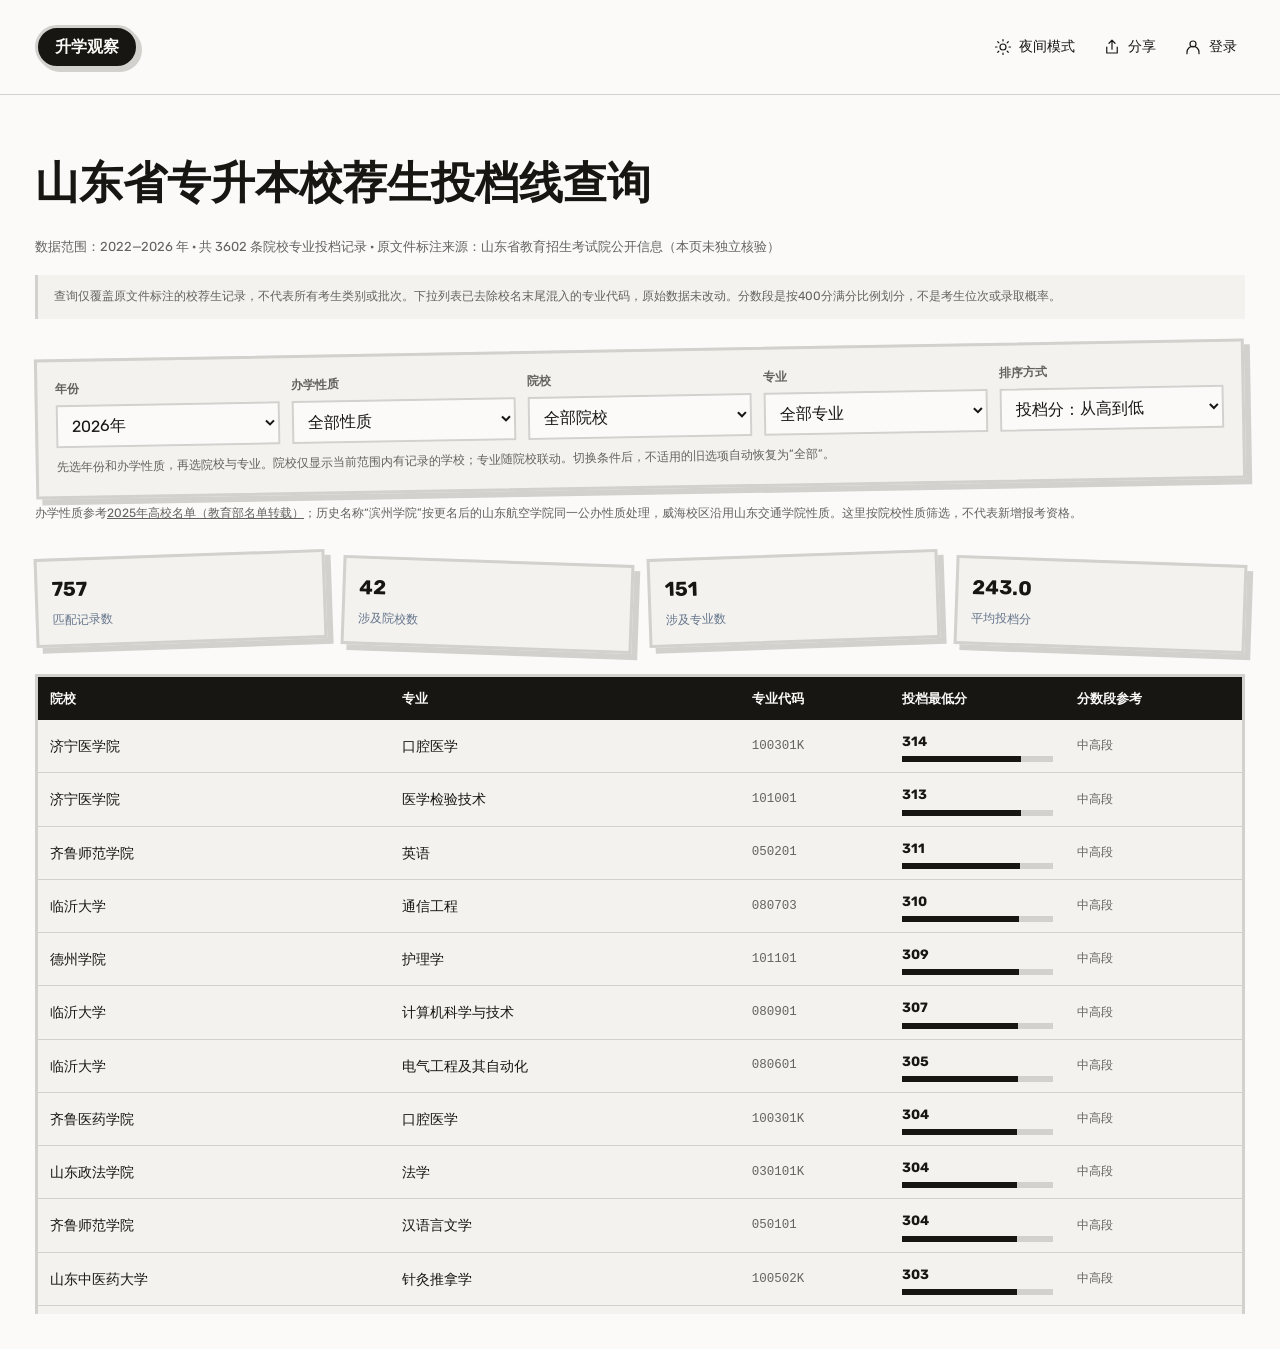
<file: site/scores.html>
<!DOCTYPE html>
<html lang="zh-CN">
<head>
<meta charset="UTF-8">
<meta name="viewport" content="width=device-width, initial-scale=1.0">
<title>山东省专升本校荐生投档线查询（2022-2026）</title>
<style>
*{margin:0;padding:0;box-sizing:border-box}
body{font-family:"Microsoft YaHei","PingFang SC",-apple-system,"Segoe UI",sans-serif;background:#f3f5f9;color:#1f2937;padding:20px;line-height:1.6}
.wrap{max-width:1200px;margin:0 auto}
h1{font-size:22px;font-weight:700;color:#0f2b5b;margin-bottom:6px}
.sub{font-size:13px;color:#64748b;margin-bottom:18px}
.card{background:#fff;border-radius:12px;padding:18px;box-shadow:0 1px 3px rgba(0,0,0,.07);margin-bottom:16px}
.grid{display:grid;grid-template-columns:repeat(auto-fit,minmax(180px,1fr));gap:12px}
label{display:block;font-size:12px;color:#475569;margin-bottom:5px;font-weight:600}
select,input{width:100%;padding:9px 10px;border:1px solid #d5dbe5;border-radius:8px;font-size:14px;background:#fff;color:#1f2937;outline:none}
select:focus,input:focus{border-color:#2563eb;box-shadow:0 0 0 3px rgba(37,99,235,.12)}
.stats{display:flex;flex-wrap:wrap;gap:10px;margin-bottom:14px}
.stat{flex:1;min-width:130px;background:#fff;border-radius:10px;padding:12px 14px;box-shadow:0 1px 3px rgba(0,0,0,.06)}
.stat b{display:block;font-size:20px;color:#2563eb;font-weight:700}
.stat span{font-size:12px;color:#64748b}
table{width:100%;border-collapse:collapse;font-size:13.5px;background:#fff;border-radius:10px;overflow:hidden;box-shadow:0 1px 3px rgba(0,0,0,.06)}
th{background:#0f2b5b;color:#fff;padding:11px 12px;text-align:left;font-weight:600;font-size:13px;white-space:nowrap;position:sticky;top:0}
td{padding:10px 12px;border-bottom:1px solid #eef1f6}
tr:hover td{background:#f7f9fd}
.score{font-weight:700;color:#dc2626}
.code{font-family:Consolas,monospace;color:#64748b;font-size:12.5px}
.none{text-align:center;padding:40px;color:#94a3b8}
.tablewrap{max-height:640px;overflow:auto;border-radius:10px}
.bar{height:6px;border-radius:3px;background:#e2e8f0;margin-top:4px;overflow:hidden}
.bar i{display:block;height:100%;background:linear-gradient(90deg,#60a5fa,#2563eb)}
.hint{font-size:12px;color:#94a3b8;margin-top:10px}
@media(max-width:640px){body{padding:10px}h1{font-size:17px}th,td{padding:8px 6px;font-size:12px}}

:root{--bg:oklch(0.985 0.003 90);--surface:oklch(0.96 0.004 90);--ink:oklch(0.2 0.005 90);--muted:oklch(0.5 0.005 90);--line:oklch(0.86 0.004 90);--accent:oklch(0.2 0.005 90);--on-accent:oklch(0.985 0.003 90);--accent2:oklch(0.62 0.005 90);--accent3:oklch(0.55 0.13 45);--turn:2deg;--shadow:6px;--gap:30px;--duration:260ms;--bounce:cubic-bezier(.34,1.56,.64,1)}
*{box-sizing:border-box}body{margin:0;background:var(--bg);color:var(--ink);font:400 16px/1.65 'Rubik','PingFang SC','Noto Sans SC',sans-serif}a{color:inherit}a:focus-visible,button:focus-visible,input:focus-visible,select:focus-visible,summary:focus-visible{outline:2px solid var(--ink);outline-offset:5px}header{max-width:1280px;margin:auto;padding:30px 35px;display:flex;align-items:center;justify-content:space-between;gap:20px}.logo{font-weight:800;text-decoration:none;background:var(--accent);color:var(--on-accent);padding:6px 17px;border:3px solid var(--line);border-radius:999px;box-shadow:3px 3px 0 var(--line)}nav{display:flex;gap:27px;flex-wrap:wrap;font-size:14px}nav a{text-decoration:none;color:var(--muted)}nav a:hover{text-decoration:underline;text-underline-offset:6px}main{max-width:1280px;margin:auto;padding:35px}.hero{display:grid;grid-template-columns:1.25fr 1fr;gap:50px;align-items:center;min-height:400px}.kicker{font-size:13px;letter-spacing:2px;color:var(--muted)}h1{font:800 clamp(38px,5.7vw,73px)/1.3 'Bungee','PingFang SC','Noto Sans SC',sans-serif;letter-spacing:0;margin:24px 0}h2{font-size:24px;line-height:1.4}.intro{color:var(--muted);max-width:620px;font-size:15px}.cta{display:inline-block;background:var(--accent);color:var(--on-accent);padding:10px 25px;border:3px solid var(--line);border-radius:999px;box-shadow:6px 6px 0 var(--line);text-decoration:none;margin-top:18px}.cta:active{transform:translate(4px,4px) rotate(-2deg);box-shadow:none}.visual{width:100%;max-height:360px}.entries{display:grid;grid-template-columns:repeat(3,minmax(0,1fr));gap:var(--gap);margin:40px 5px 28px}.entry{border:3px solid var(--line);background:var(--surface);padding:28px;box-shadow:var(--shadow) var(--shadow) 0 var(--line);transform:rotate(calc(-1 * var(--turn)));text-decoration:none;transition:transform var(--duration) var(--bounce),box-shadow var(--duration) var(--bounce);min-height:235px;display:flex;flex-direction:column}.entry:nth-child(2){transform:translateY(8px) rotate(var(--turn));background:var(--accent);color:var(--on-accent)}.entry:nth-child(3){border-radius:42px}.entry:hover{transform:translateY(-8px) rotate(0)}.entry:active{transform:translate(5px,5px) rotate(-2deg);box-shadow:none}.entry .big{font:400 34px 'Bungee','PingFang SC',sans-serif}.entry h2{margin:16px 0 7px;font-size:21px}.entry p{font-size:14px;margin:0;line-height:1.8}.entry .arrow{margin-top:auto;padding-top:18px;font-size:13px}.note{font-size:12px;color:var(--muted);margin-top:35px}.foot{margin-top:50px;border-top:1px solid var(--line);padding-top:18px;font-size:12px;color:var(--muted);display:flex;justify-content:space-between;gap:20px}.sheet{border:3px solid var(--line);background:var(--surface);box-shadow:6px 6px 0 var(--line);padding:26px;margin:24px 0}.steps{display:grid;grid-template-columns:repeat(3,1fr);gap:22px}.steps article{border-top:3px solid var(--line);padding:18px 0}.steps h2{font-size:19px}.steps p{font-size:14px;color:var(--muted)}.pill{display:inline-block;padding:3px 12px;border:2px solid var(--line);border-radius:999px;font-size:12px}.checklist{padding-left:23px;color:var(--muted)}.checklist li{margin:10px 0}details{border-top:1px solid var(--line);padding:16px 0}summary{cursor:pointer;font-weight:600}details p{color:var(--muted);font-size:14px}.placeholder{border:2px dashed var(--line);padding:20px;color:var(--muted);font-size:14px}button,input,select{font:inherit}@media(max-width:760px){header{padding:20px;align-items:start}nav{gap:10px 16px;max-width:210px;justify-content:end}main{padding:20px}.hero{grid-template-columns:1fr;gap:12px;min-height:0}.visual{max-height:220px}.entries,.steps{grid-template-columns:1fr;gap:28px}.entry{min-height:210px}.entries{margin-top:30px}.foot{flex-direction:column;gap:6px}.sheet{padding:18px}}@media(prefers-reduced-motion:reduce){*{transition:none!important;animation:none!important;scroll-behavior:auto!important}}
body{padding:0}.wrap{max-width:1280px;padding:35px;margin:auto}.wrap>h1{font-size:clamp(27px,4vw,44px);color:var(--ink)}.sub,.hint,label,.code{color:var(--muted)}.card,.stat,table{background:var(--surface);border:3px solid var(--line);border-radius:0;box-shadow:6px 6px 0 var(--line)}.card{margin-top:30px;transform:rotate(-1deg)}.stat:nth-child(odd){transform:rotate(-2deg)}.stat:nth-child(even){transform:translateY(6px) rotate(2deg)}.stat b,.score{color:var(--ink)}.stats{margin:30px 0;gap:16px}.tablewrap{border-radius:0}.bar{background:var(--line);border-radius:0}.bar i{background:var(--ink)}th{background:var(--ink);color:var(--on-accent)}td{border-bottom:1px solid var(--line)}tr:hover td{background:var(--bg)}select,input{border:2px solid var(--line);border-radius:0;background:var(--bg);color:var(--ink)}select:focus,input:focus{outline:2px solid var(--ink);box-shadow:none;border-color:var(--line)}.scoreNotice{font-size:12px;color:var(--muted);border-left:3px solid var(--line);padding:12px 16px;background:var(--surface);margin-bottom:20px}</style>
<link rel="preconnect" href="https://fonts.googleapis.com"><link href="https://fonts.googleapis.com/css2?family=Bungee&family=Rubik:wght@400;600&display=swap" rel="stylesheet"><link rel="stylesheet" href="assets/site-controls.css"></head>
<body><header class="siteHeader"><a class="siteLogo" href="index.html">升学观察</a><nav class="siteActions" aria-label="页面工具"><button type="button" class="siteAction" id="themeControl" aria-pressed="false"><svg viewBox="0 0 24 24" aria-hidden="true"><circle cx="12" cy="12" r="4"/><path d="M12 2v2m0 16v2M2 12h2m16 0h2M5 5l1.5 1.5m11 11L19 19M5 19l1.5-1.5m11-11L19 5"/></svg><span id="themeText">日夜模式</span></button><button type="button" class="siteAction" id="shareControl"><svg viewBox="0 0 24 24" aria-hidden="true"><path d="M12 15V3m-4 4 4-4 4 4M5 12v8h14v-8"/></svg><span>分享</span></button><button type="button" class="siteAction" id="loginControl"><svg viewBox="0 0 24 24" aria-hidden="true"><circle cx="12" cy="8" r="4"/><path d="M4 21v-2a8 8 0 0 1 16 0v2"/></svg><span id="loginText">登录</span></button></nav></header>
<div class="wrap">
  <h1>山东省专升本校荐生投档线查询</h1>
  <div class="sub">数据范围：2022—2026 年 · 共 3602 条院校专业投档记录 · 原文件标注来源：山东省教育招生考试院公开信息（本页未独立核验）</div>

  <div class="scoreNotice">查询仅覆盖原文件标注的校荐生记录，不代表所有考生类别或批次。下拉列表已去除校名末尾混入的专业代码，原始数据未改动。分数段是按400分满分比例划分，不是考生位次或录取概率。</div><div class="card">
    <div class="grid">
      <div>
        <label for="fYear">年份</label>
        <select id="fYear"></select>
      </div>
      <div>
        <label for="fType">办学性质</label>
        <select id="fType"><option value="">全部性质</option><option value="公办">公办</option><option value="民办">民办</option></select>
      </div>
      <div>
        <label for="fSchool">院校</label>
        <select id="fSchool" aria-describedby="filterHint"></select>
      </div>
      <div>
        <label for="fMajor">专业</label>
        <select id="fMajor" aria-describedby="filterHint"></select>
      </div>
      <div>
        <label for="fSort">排序方式</label>
        <select id="fSort">
          <option value="score_desc">投档分：从高到低</option>
          <option value="score_asc">投档分：从低到高</option>
          <option value="school">按院校名称</option>
        </select>
      </div>
    </div>
    <div class="hint" id="filterHint" role="status">先选年份和办学性质，再选院校与专业。院校仅显示当前范围内有记录的学校；专业随院校联动。切换条件后，不适用的旧选项自动恢复为“全部”。</div>
  </div>

  <p class="hint">办学性质参考<a href="https://www.gkzxw.com/Article/202506/71463.html" target="_blank" rel="noopener">2025年高校名单（教育部名单转载）</a>；历史名称“滨州学院”按更名后的山东航空学院同一公办性质处理，威海校区沿用山东交通学院性质。这里按院校性质筛选，不代表新增报考资格。</p><div class="stats">
    <div class="stat"><b id="sCount">0</b><span>匹配记录数</span></div>
    <div class="stat"><b id="sSchool">0</b><span>涉及院校数</span></div>
    <div class="stat"><b id="sMajor">0</b><span>涉及专业数</span></div>
    <div class="stat"><b id="sAvg">-</b><span>平均投档分</span></div>
  </div>

  <div class="tablewrap">
    <table>
      <thead><tr><th>院校</th><th>专业</th><th>专业代码</th><th>投档最低分</th><th>分数段参考</th></tr></thead>
      <tbody id="tbody"></tbody>
    </table>
  </div>
</div>

<script>
const DATA = {"2022":[{"s":"青岛科技大学","c":"020401","m":"国际经济与贸易","v":316},{"s":"青岛科技大学","c":"050201","m":"英语","v":332},{"s":"青岛科技大学","c":"120204","m":"财务管理","v":327},{"s":"青岛理工大学","c":"050201","m":"英语","v":322},{"s":"青岛理工大学","c":"080202","m":"机械设计制造及其自动化","v":310},{"s":"青岛理工大学","c":"080601","m":"电气工程及其自动化","v":312},{"s":"青岛理工大学","c":"080901","m":"计算机科学与技术","v":316},{"s":"青岛理工大学","c":"081001","m":"土木工程","v":300},{"s":"青岛理工大学","c":"120103","m":"工程管理","v":307},{"s":"青岛理工大学","c":"120104","m":"房地产开发与管理","v":300},{"s":"青岛理工大学","c":"120105","m":"工程造价","v":312},{"s":"青岛理工大学","c":"120202","m":"市场营销","v":315},{"s":"青岛理工大学","c":"120601","m":"物流管理","v":309},{"s":"青岛理工大学","c":"120801","m":"电子商务","v":310},{"s":"青岛理工大学","c":"130503","m":"环境设计","v":313},{"s":"山东第一医科大学","c":"050201","m":"英语","v":328},{"s":"山东第一医科大学","c":"101003","m":"医学影像技术","v":320},{"s":"山东第一医科大学","c":"101005","m":"康复治疗学","v":320},{"s":"山东第一医科大学","c":"120202","m":"市场营销","v":310},{"s":"山东第一医科大学","c":"120901K","m":"旅游管理","v":304},{"s":"山东中医药大学","c":"100501K","m":"中医学","v":308},{"s":"山东中医药大学","c":"100502K","m":"针灸推拿学","v":308},{"s":"济宁医学院","c":"100201K","m":"临床医学","v":305},{"s":"济宁医学院","c":"100301K","m":"口腔医学","v":318},{"s":"德州学院","c":"080403","m":"材料化学","v":284},{"s":"德州学院","c":"081601","m":"纺织工程","v":115},{"s":"德州学院","c":"082803","m":"风景园林","v":200},{"s":"德州学院","c":"083002T","m":"生物制药","v":251},{"s":"滨州学院","c":"050101","m":"汉语言文学","v":314},{"s":"滨州学院","c":"050201","m":"英语","v":310},{"s":"滨州学院","c":"070302","m":"应用化学","v":304},{"s":"滨州学院","c":"071002","m":"生物技术","v":286},{"s":"滨州学院","c":"080202","m":"机械设计制造及其自动化","v":304},{"s":"滨州学院","c":"080601","m":"电气工程及其自动化","v":305},{"s":"滨州学院","c":"080901","m":"计算机科学与技术","v":310},{"s":"滨州学院","c":"081301","m":"化学工程与工艺","v":311},{"s":"滨州学院","c":"082702","m":"食品质量与安全","v":282},{"s":"滨州学院","c":"083002T","m":"生物制药","v":296},{"s":"滨州学院","c":"120202","m":"市场营销","v":304},{"s":"滨州学院","c":"130502","m":"视觉传达设计","v":296},{"s":"临沂大学","c":"020302","m":"金融工程","v":316},{"s":"临沂大学","c":"020401","m":"国际经济与贸易","v":304},{"s":"临沂大学","c":"030101K","m":"法学","v":306},{"s":"临沂大学","c":"030302","m":"社会工作","v":239},{"s":"临沂大学","c":"050101","m":"汉语言文学","v":321},{"s":"临沂大学","c":"050262","m":"商务英语","v":317},{"s":"临沂大学","c":"050301","m":"新闻学","v":312},{"s":"临沂大学","c":"071001","m":"生物科学","v":288},{"s":"临沂大学","c":"071002","m":"生物技术","v":302},{"s":"临沂大学","c":"080202","m":"机械设计制造及其自动化","v":308},{"s":"临沂大学","c":"080601","m":"电气工程及其自动化","v":312},{"s":"临沂大学","c":"080703","m":"通信工程","v":313},{"s":"临沂大学","c":"080901","m":"计算机科学与技术","v":315},{"s":"临沂大学","c":"081001","m":"土木工程","v":295},{"s":"临沂大学","c":"082701","m":"食品科学与工程","v":296},{"s":"临沂大学","c":"090102","m":"园艺","v":259},{"s":"临沂大学","c":"090301","m":"动物科学","v":252},{"s":"临沂大学","c":"090401","m":"动物医学","v":272},{"s":"临沂大学","c":"090502","m":"园林","v":264},{"s":"临沂大学","c":"100701","m":"药学","v":311},{"s":"临沂大学","c":"100801","m":"中药学","v":307},{"s":"临沂大学","c":"120201K","m":"工商管理","v":311},{"s":"临沂大学","c":"120203K","m":"会计学","v":318},{"s":"临沂大学","c":"120210","m":"文化产业管理","v":303},{"s":"临沂大学","c":"120601","m":"物流管理","v":304},{"s":"临沂大学","c":"120602","m":"物流工程","v":291},{"s":"临沂大学","c":"120801","m":"电子商务","v":309},{"s":"临沂大学","c":"120901K","m":"旅游管理","v":303},{"s":"临沂大学","c":"130305","m":"广播电视编导","v":299},{"s":"泰山学院","c":"040107","m":"小学教育","v":315},{"s":"泰山学院","c":"080901","m":"计算机科学与技术","v":310},{"s":"泰山学院","c":"130305","m":"广播电视编导","v":292},{"s":"济宁学院","c":"020101","m":"经济学","v":284},{"s":"济宁学院","c":"020302","m":"金融工程","v":304},{"s":"济宁学院","c":"040106","m":"学前教育","v":315},{"s":"济宁学院","c":"040107","m":"小学教育","v":307},{"s":"济宁学院","c":"040201","m":"体育教育","v":184},{"s":"济宁学院","c":"050101","m":"汉语言文学","v":308},{"s":"济宁学院","c":"050201","m":"英语","v":313},{"s":"济宁学院","c":"050262","m":"商务英语","v":305},{"s":"济宁学院","c":"070101","m":"数学与应用数学","v":309},{"s":"济宁学院","c":"080401","m":"材料科学与工程","v":278},{"s":"济宁学院","c":"080601","m":"电气工程及其自动化","v":303},{"s":"济宁学院","c":"080701","m":"电子信息工程","v":297},{"s":"济宁学院","c":"080901","m":"计算机科学与技术","v":305},{"s":"济宁学院","c":"081301","m":"化学工程与工艺","v":285},{"s":"济宁学院","c":"082701","m":"食品科学与工程","v":269},{"s":"济宁学院","c":"083002T","m":"生物制药","v":250},{"s":"济宁学院","c":"120402","m":"行政管理","v":295},{"s":"济宁学院","c":"120902","m":"酒店管理","v":275},{"s":"济宁学院","c":"130202","m":"音乐学","v":244},{"s":"济宁学院","c":"130205","m":"舞蹈学（艺术舞蹈）","v":235},{"s":"济宁学院","c":"130401","m":"美术学","v":288},{"s":"济宁学院","c":"130502","m":"视觉传达设计","v":283},{"s":"济宁学院","c":"130503","m":"环境设计","v":282},{"s":"济宁学院","c":"130504","m":"产品设计","v":277},{"s":"菏泽学院","c":"040107","m":"小学教育","v":302},{"s":"菏泽学院","c":"040108","m":"特殊教育","v":302},{"s":"菏泽学院","c":"050201","m":"英语","v":309},{"s":"菏泽学院","c":"050207","m":"日语","v":302},{"s":"菏泽学院","c":"070101","m":"数学与应用数学","v":304},{"s":"菏泽学院","c":"070302","m":"应用化学","v":279},{"s":"菏泽学院","c":"071001","m":"生物科学","v":266},{"s":"菏泽学院","c":"080203","m":"材料成型及控制工程","v":251},{"s":"菏泽学院","c":"080204","m":"机械电子工程","v":295},{"s":"菏泽学院","c":"080601","m":"电气工程及其自动化","v":301},{"s":"菏泽学院","c":"080714T","m":"电子信息科学与技术","v":296},{"s":"菏泽学院","c":"080801","m":"自动化","v":295},{"s":"菏泽学院","c":"080903","m":"网络工程","v":301},{"s":"菏泽学院","c":"081001","m":"土木工程","v":292},{"s":"菏泽学院","c":"081301","m":"化学工程与工艺","v":273},{"s":"菏泽学院","c":"082701","m":"食品科学与工程","v":257},{"s":"菏泽学院","c":"082801","m":"建筑学","v":240},{"s":"菏泽学院","c":"083002T","m":"生物制药","v":242},{"s":"菏泽学院","c":"090102","m":"园艺","v":236},{"s":"菏泽学院","c":"090301","m":"动物科学","v":240},{"s":"菏泽学院","c":"090401","m":"动物医学","v":249},{"s":"菏泽学院","c":"090502","m":"园林","v":222},{"s":"菏泽学院","c":"120204","m":"财务管理","v":306},{"s":"菏泽学院","c":"120410T","m":"健康服务与管理","v":307},{"s":"菏泽学院","c":"120601","m":"物流管理","v":280},{"s":"菏泽学院","c":"130205","m":"舞蹈学（艺术舞蹈）","v":224},{"s":"菏泽学院","c":"130205","m":"舞蹈学（体育舞蹈）","v":235},{"s":"齐鲁医药学院","c":"100201K","m":"临床医学","v":279},{"s":"齐鲁医药学院","c":"100301K","m":"口腔医学","v":301},{"s":"齐鲁医药学院","c":"100401K","m":"预防医学","v":264},{"s":"齐鲁医药学院","c":"100701","m":"药学","v":289},{"s":"齐鲁医药学院","c":"100801","m":"中药学","v":286},{"s":"齐鲁医药学院","c":"101001","m":"医学检验技术","v":293},{"s":"齐鲁医药学院","c":"101003","m":"医学影像技术","v":295},{"s":"齐鲁医药学院","c":"101005","m":"康复治疗学","v":297},{"s":"齐鲁医药学院","c":"101006","m":"口腔医学技术","v":279},{"s":"齐鲁医药学院","c":"101101","m":"护理学","v":301},{"s":"齐鲁医药学院","c":"101102T","m":"助产学","v":285},{"s":"齐鲁医药学院","c":"120204","m":"财务管理","v":279},{"s":"齐鲁医药学院","c":"120410T","m":"健康服务与管理","v":285},{"s":"青岛滨海学院","c":"040106","m":"学前教育","v":291},{"s":"青岛滨海学院","c":"050201","m":"英语","v":260},{"s":"青岛滨海学院","c":"050207","m":"日语","v":214},{"s":"青岛滨海学院","c":"050209","m":"朝鲜语","v":208},{"s":"青岛滨海学院","c":"080202","m":"机械设计制造及其自动化","v":217},{"s":"青岛滨海学院","c":"080601","m":"电气工程及其自动化","v":231},{"s":"青岛滨海学院","c":"080901","m":"计算机科学与技术","v":245},{"s":"青岛滨海学院","c":"101001","m":"医学检验技术","v":240},{"s":"青岛滨海学院","c":"101003","m":"医学影像技术","v":242},{"s":"青岛滨海学院","c":"101005","m":"康复治疗学","v":247},{"s":"青岛滨海学院","c":"101101","m":"护理学","v":248},{"s":"青岛滨海学院","c":"120103","m":"工程管理","v":244},{"s":"青岛滨海学院","c":"120202","m":"市场营销","v":251},{"s":"青岛滨海学院","c":"120204","m":"财务管理","v":253},{"s":"青岛滨海学院","c":"120601","m":"物流管理","v":210},{"s":"青岛滨海学院","c":"120701","m":"工业工程","v":121},{"s":"青岛滨海学院","c":"120801","m":"电子商务","v":251},{"s":"青岛滨海学院","c":"120902","m":"酒店管理","v":226},{"s":"青岛滨海学院","c":"130502","m":"视觉传达设计","v":216},{"s":"青岛滨海学院","c":"130503","m":"环境设计","v":221},{"s":"青岛滨海学院","c":"130504","m":"产品设计","v":213},{"s":"青岛滨海学院","c":"130508","m":"数字媒体艺术","v":219},{"s":"枣庄学院","c":"040106","m":"学前教育","v":314},{"s":"枣庄学院","c":"040107","m":"小学教育","v":302},{"s":"枣庄学院","c":"050101","m":"汉语言文学","v":308},{"s":"枣庄学院","c":"050201","m":"英语","v":306},{"s":"枣庄学院","c":"080202","m":"机械设计制造及其自动化","v":300},{"s":"枣庄学院","c":"080701","m":"电子信息工程","v":296},{"s":"枣庄学院","c":"081301","m":"化学工程与工艺","v":275},{"s":"枣庄学院","c":"120202","m":"市场营销","v":292},{"s":"枣庄学院","c":"120204","m":"财务管理","v":307},{"s":"枣庄学院","c":"120901K","m":"旅游管理","v":282},{"s":"枣庄学院","c":"130202","m":"音乐学","v":243},{"s":"枣庄学院","c":"130401","m":"美术学","v":286},{"s":"潍坊学院","c":"040106","m":"学前教育","v":318},{"s":"潍坊学院","c":"050201","m":"英语","v":316},{"s":"潍坊学院","c":"080702","m":"电子科学与技术","v":302},{"s":"潍坊学院","c":"120103","m":"工程管理","v":296},{"s":"潍坊学院","c":"120901K","m":"旅游管理","v":295},{"s":"山东交通学院","c":"020301K","m":"金融学","v":300},{"s":"山东交通学院（威海校区）","c":"020301K","m":"金融学（航运金融方向）","v":290},{"s":"山东交通学院","c":"030101K","m":"法学","v":303},{"s":"山东交通学院","c":"080202","m":"机械设计制造及其自动化","v":305},{"s":"山东交通学院（威海校区） 081808TK","c":"080202","m":"船舶电子电气工程","v":286},{"s":"山东交通学院","c":"120207","m":"审计学","v":316},{"s":"山东女子学院","c":"020401","m":"国际经济与贸易","v":277},{"s":"山东女子学院","c":"030102T","m":"知识产权","v":301},{"s":"山东女子学院","c":"030302","m":"社会工作","v":197},{"s":"山东女子学院","c":"040106","m":"学前教育","v":321},{"s":"山东女子学院","c":"050201","m":"英语","v":306},{"s":"山东女子学院","c":"050302","m":"广播电视学","v":293},{"s":"山东女子学院","c":"080902","m":"软件工程","v":302},{"s":"山东女子学院","c":"120201K","m":"工商管理","v":292},{"s":"山东女子学院","c":"120202","m":"市场营销","v":292},{"s":"山东女子学院","c":"120203K","m":"会计学","v":308},{"s":"山东女子学院","c":"120206","m":"人力资源管理","v":292},{"s":"山东女子学院","c":"120414T","m":"养老服务管理","v":309},{"s":"山东女子学院","c":"120601","m":"物流管理","v":282},{"s":"山东女子学院","c":"120901K","m":"旅游管理","v":281},{"s":"山东女子学院","c":"120903","m":"会展经济与管理","v":200},{"s":"山东女子学院","c":"130502","m":"视觉传达设计","v":290},{"s":"山东女子学院","c":"130505","m":"服装与服饰设计","v":277},{"s":"山东女子学院","c":"130508","m":"数字媒体艺术","v":292},{"s":"烟台南山学院","c":"020302","m":"金融工程","v":275},{"s":"烟台南山学院","c":"050201","m":"英语","v":277},{"s":"烟台南山学院","c":"080202","m":"机械设计制造及其自动化","v":258},{"s":"烟台南山学院","c":"080207","m":"车辆工程","v":236},{"s":"烟台南山学院","c":"080601","m":"电气工程及其自动化","v":266},{"s":"烟台南山学院","c":"080901","m":"计算机科学与技术","v":270},{"s":"烟台南山学院","c":"080902","m":"软件工程","v":270},{"s":"烟台南山学院","c":"081301","m":"化学工程与工艺","v":212},{"s":"烟台南山学院","c":"081801","m":"交通运输","v":238},{"s":"烟台南山学院","c":"101101","m":"护理学","v":281},{"s":"烟台南山学院","c":"120102","m":"信息管理与信息系统","v":275},{"s":"烟台南山学院","c":"120103","m":"工程管理","v":270},{"s":"烟台南山学院","c":"120201K","m":"工商管理","v":264},{"s":"烟台南山学院","c":"120601","m":"物流管理","v":250},{"s":"烟台南山学院","c":"120901K","m":"旅游管理","v":251},{"s":"烟台南山学院","c":"130201","m":"音乐表演","v":180},{"s":"烟台南山学院","c":"130502","m":"视觉传达设计","v":236},{"s":"烟台南山学院","c":"130503","m":"环境设计","v":232},{"s":"烟台南山学院","c":"130505","m":"服装与服饰设计","v":226},{"s":"潍坊科技学院","c":"030302","m":"社会工作","v":121},{"s":"潍坊科技学院","c":"040106","m":"学前教育","v":303},{"s":"潍坊科技学院","c":"050201","m":"英语","v":294},{"s":"潍坊科技学院","c":"050207","m":"日语","v":277},{"s":"潍坊科技学院","c":"080202","m":"机械设计制造及其自动化","v":281},{"s":"潍坊科技学院","c":"080204","m":"机械电子工程","v":278},{"s":"潍坊科技学院","c":"080407","m":"高分子材料与工程","v":233},{"s":"潍坊科技学院","c":"080601","m":"电气工程及其自动化","v":287},{"s":"潍坊科技学院","c":"080901","m":"计算机科学与技术","v":283},{"s":"潍坊科技学院","c":"080902","m":"软件工程","v":283},{"s":"潍坊科技学院","c":"081001","m":"土木工程","v":277},{"s":"潍坊科技学院","c":"081301","m":"化学工程与工艺","v":251},{"s":"潍坊科技学院","c":"082502","m":"环境工程","v":252},{"s":"潍坊科技学院","c":"090102","m":"园艺","v":111},{"s":"潍坊科技学院","c":"090502","m":"园林","v":115},{"s":"潍坊科技学院","c":"101101","m":"护理学","v":287},{"s":"潍坊科技学院","c":"120103","m":"工程管理","v":283},{"s":"潍坊科技学院","c":"120202","m":"市场营销","v":273},{"s":"潍坊科技学院","c":"120204","m":"财务管理","v":294},{"s":"潍坊科技学院","c":"120206","m":"人力资源管理","v":283},{"s":"潍坊科技学院","c":"130503","m":"环境设计","v":266},{"s":"潍坊科技学院","c":"130508","m":"数字媒体艺术","v":269},{"s":"山东英才学院","c":"020302","m":"金融工程","v":238},{"s":"山东英才学院","c":"040106","m":"学前教育","v":265},{"s":"山东英才学院","c":"050201","m":"英语","v":261},{"s":"山东英才学院","c":"050262","m":"商务英语","v":230},{"s":"山东英才学院","c":"080202","m":"机械设计制造及其自动化","v":203},{"s":"山东英才学院","c":"080208","m":"汽车服务工程","v":173},{"s":"山东英才学院","c":"080601","m":"电气工程及其自动化","v":218},{"s":"山东英才学院","c":"080701","m":"电子信息工程","v":207},{"s":"山东英才学院","c":"080901","m":"计算机科学与技术","v":229},{"s":"山东英才学院","c":"080905","m":"物联网工程","v":222},{"s":"山东英才学院","c":"080910T","m":"数据科学与大数据技术","v":219},{"s":"山东英才学院","c":"081001","m":"土木工程","v":219},{"s":"山东英才学院","c":"101005","m":"康复治疗学","v":244},{"s":"山东英才学院","c":"101101","m":"护理学","v":237},{"s":"山东英才学院","c":"120102","m":"信息管理与信息系统","v":237},{"s":"山东英才学院","c":"120105","m":"工程造价","v":235},{"s":"山东英才学院","c":"120201K","m":"工商管理","v":232},{"s":"山东英才学院","c":"120202","m":"市场营销","v":239},{"s":"山东英才学院","c":"120204","m":"财务管理","v":250},{"s":"山东英才学院","c":"120205","m":"国际商务","v":236},{"s":"山东英才学院","c":"120207","m":"审计学","v":243},{"s":"山东英才学院","c":"120601","m":"物流管理","v":201},{"s":"山东英才学院","c":"120801","m":"电子商务","v":232},{"s":"山东英才学院","c":"130201","m":"音乐表演","v":172},{"s":"山东英才学院","c":"130204","m":"舞蹈表演（艺术舞蹈）","v":137},{"s":"山东英才学院","c":"130502","m":"视觉传达设计","v":202},{"s":"山东英才学院","c":"130503","m":"环境设计","v":202},{"s":"山东英才学院","c":"130504","m":"产品设计","v":200},{"s":"青岛恒星科技学院","c":"020302","m":"金融工程","v":238},{"s":"青岛恒星科技学院","c":"030302","m":"社会工作","v":113},{"s":"青岛恒星科技学院","c":"040106","m":"学前教育","v":262},{"s":"青岛恒星科技学院","c":"050101","m":"汉语言文学","v":258},{"s":"青岛恒星科技学院","c":"050201","m":"英语","v":244},{"s":"青岛恒星科技学院","c":"080201","m":"机械工程","v":204},{"s":"青岛恒星科技学院","c":"080207","m":"车辆工程","v":182},{"s":"青岛恒星科技学院","c":"080208","m":"汽车服务工程","v":168},{"s":"青岛恒星科技学院","c":"080601","m":"电气工程及其自动化","v":212},{"s":"青岛恒星科技学院","c":"080717T","m":"人工智能","v":215},{"s":"青岛恒星科技学院","c":"080803T","m":"机器人工程","v":200},{"s":"青岛恒星科技学院","c":"080902","m":"软件工程","v":219},{"s":"青岛恒星科技学院","c":"080903","m":"网络工程","v":216},{"s":"青岛恒星科技学院","c":"081001","m":"土木工程","v":218},{"s":"青岛恒星科技学院","c":"081703","m":"印刷工程","v":160},{"s":"青岛恒星科技学院","c":"101005","m":"康复治疗学","v":234},{"s":"青岛恒星科技学院","c":"101101","m":"护理学","v":237},{"s":"青岛恒星科技学院","c":"120104","m":"房地产开发与管理","v":231},{"s":"青岛恒星科技学院","c":"120105","m":"工程造价","v":233},{"s":"青岛恒星科技学院","c":"120201K","m":"工商管理","v":235},{"s":"青岛恒星科技学院","c":"120205","m":"国际商务","v":238},{"s":"青岛恒星科技学院","c":"120206","m":"人力资源管理","v":233},{"s":"青岛恒星科技学院","c":"120410T","m":"健康服务与管理","v":233},{"s":"青岛恒星科技学院","c":"120602","m":"物流工程","v":196},{"s":"青岛恒星科技学院","c":"120902","m":"酒店管理","v":209},{"s":"青岛恒星科技学院","c":"130204","m":"舞蹈表演（艺术舞蹈）","v":135},{"s":"青岛恒星科技学院","c":"130505","m":"服装与服饰设计","v":195},{"s":"青岛恒星科技学院","c":"130508","m":"数字媒体艺术","v":205},{"s":"青岛黄海学院","c":"020401","m":"国际经济与贸易","v":201},{"s":"青岛黄海学院","c":"040106","m":"学前教育","v":284},{"s":"青岛黄海学院","c":"050207","m":"日语","v":201},{"s":"青岛黄海学院","c":"050262","m":"商务英语","v":249},{"s":"青岛黄海学院","c":"080202","m":"机械设计制造及其自动化","v":213},{"s":"青岛黄海学院","c":"080207","m":"车辆工程","v":192},{"s":"青岛黄海学院","c":"080601","m":"电气工程及其自动化","v":226},{"s":"青岛黄海学院","c":"080701","m":"电子信息工程","v":223},{"s":"青岛黄海学院","c":"080901","m":"计算机科学与技术","v":238},{"s":"青岛黄海学院","c":"080910T","m":"数据科学与大数据技术","v":227},{"s":"青岛黄海学院","c":"081001","m":"土木工程","v":227},{"s":"青岛黄海学院","c":"081901","m":"船舶与海洋工程","v":173},{"s":"青岛黄海学院","c":"101005","m":"康复治疗学","v":268},{"s":"青岛黄海学院","c":"101101","m":"护理学","v":245},{"s":"青岛黄海学院","c":"120103","m":"工程管理","v":243},{"s":"青岛黄海学院","c":"120105","m":"工程造价","v":250},{"s":"青岛黄海学院","c":"120202","m":"市场营销","v":241},{"s":"青岛黄海学院","c":"120204","m":"财务管理","v":253},{"s":"青岛黄海学院","c":"120205","m":"国际商务","v":250},{"s":"青岛黄海学院","c":"120601","m":"物流管理","v":218},{"s":"青岛黄海学院","c":"120801","m":"电子商务","v":239},{"s":"青岛黄海学院","c":"120902","m":"酒店管理","v":223},{"s":"青岛黄海学院","c":"130310","m":"动画","v":214},{"s":"青岛黄海学院","c":"130311T","m":"影视摄影与制作","v":206},{"s":"青岛黄海学院","c":"130402","m":"绘画","v":216},{"s":"青岛黄海学院","c":"130503","m":"环境设计","v":226},{"s":"青岛黄海学院","c":"130508","m":"数字媒体艺术","v":222},{"s":"山东现代学院","c":"040106","m":"学前教育","v":280},{"s":"山东现代学院","c":"080901","m":"计算机科学与技术","v":235},{"s":"山东现代学院","c":"080903","m":"网络工程","v":236},{"s":"山东现代学院","c":"081801","m":"交通运输","v":191},{"s":"山东现代学院","c":"100701","m":"药学","v":260},{"s":"山东现代学院","c":"100801","m":"中药学","v":261},{"s":"山东现代学院","c":"100805T","m":"中药制药","v":191},{"s":"山东现代学院","c":"101001","m":"医学检验技术","v":256},{"s":"山东现代学院","c":"101005","m":"康复治疗学","v":257},{"s":"山东现代学院","c":"101101","m":"护理学","v":261},{"s":"山东现代学院","c":"120204","m":"财务管理","v":263},{"s":"山东现代学院","c":"130502","m":"视觉传达设计","v":223},{"s":"山东协和学院","c":"040106","m":"学前教育","v":275},{"s":"山东协和学院","c":"050201","m":"英语","v":260},{"s":"山东协和学院","c":"080202","m":"机械设计制造及其自动化","v":227},{"s":"山东协和学院","c":"080204","m":"机械电子工程","v":216},{"s":"山东协和学院","c":"080208","m":"汽车服务工程","v":181},{"s":"山东协和学院","c":"080601","m":"电气工程及其自动化","v":233},{"s":"山东协和学院","c":"080701","m":"电子信息工程","v":230},{"s":"山东协和学院","c":"080801","m":"自动化","v":215},{"s":"山东协和学院","c":"080901","m":"计算机科学与技术","v":260},{"s":"山东协和学院","c":"080902","m":"软件工程","v":250},{"s":"山东协和学院","c":"080903","m":"网络工程","v":243},{"s":"山东协和学院","c":"080905","m":"物联网工程","v":238},{"s":"山东协和学院","c":"080906","m":"数字媒体技术","v":236},{"s":"山东协和学院","c":"081001","m":"土木工程","v":238},{"s":"山东协和学院","c":"100301K","m":"口腔医学","v":297},{"s":"山东协和学院","c":"100801","m":"中药学","v":268},{"s":"山东协和学院","c":"101001","m":"医学检验技术","v":239},{"s":"山东协和学院","c":"101003","m":"医学影像技术","v":252},{"s":"山东协和学院","c":"101005","m":"康复治疗学","v":279},{"s":"山东协和学院","c":"101101","m":"护理学","v":263},{"s":"山东协和学院","c":"101102T","m":"助产学","v":255},{"s":"山东协和学院","c":"120103","m":"工程管理","v":244},{"s":"山东协和学院","c":"120105","m":"工程造价","v":249},{"s":"山东协和学院","c":"120202","m":"市场营销","v":253},{"s":"山东协和学院","c":"120203K","m":"会计学","v":254},{"s":"山东协和学院","c":"120204","m":"财务管理","v":257},{"s":"山东协和学院","c":"120601","m":"物流管理","v":220},{"s":"山东协和学院","c":"120801","m":"电子商务","v":256},{"s":"山东协和学院","c":"120901K","m":"旅游管理","v":238},{"s":"山东协和学院","c":"120902","m":"酒店管理","v":232},{"s":"山东协和学院","c":"130202","m":"音乐学","v":226},{"s":"山东协和学院","c":"130502","m":"视觉传达设计","v":216},{"s":"山东协和学院","c":"130503","m":"环境设计","v":216},{"s":"山东工程职业技术大学","c":"240301","m":"建筑工程","v":204},{"s":"山东工程职业技术大学","c":"240501","m":"工程造价","v":220},{"s":"山东工程职业技术大学","c":"260101","m":"机械设计制造及自动化","v":191},{"s":"山东工程职业技术大学","c":"260102","m":"智能制造工程技术","v":190},{"s":"山东工程职业技术大学","c":"300203","m":"汽车服务工程技术","v":151},{"s":"山东工程职业技术大学","c":"310101","m":"电子信息工程技术","v":207},{"s":"山东工程职业技术大学","c":"310102","m":"物联网工程技术","v":205},{"s":"山东工程职业技术大学","c":"310203","m":"软件工程技术","v":213},{"s":"山东工程职业技术大学","c":"310205","m":"大数据工程技术","v":202},{"s":"山东工程职业技术大学","c":"310301","m":"现代通信工程","v":198},{"s":"山东工程职业技术大学","c":"330301","m":"大数据与财务管理","v":225},{"s":"山东工程职业技术大学","c":"330302","m":"大数据与会计","v":227},{"s":"山东工程职业技术大学","c":"330602","m":"市场营销","v":206},{"s":"山东工程职业技术大学","c":"330701","m":"电子商务","v":217},{"s":"山东工程职业技术大学","c":"350103","m":"数字媒体艺术","v":203},{"s":"烟台理工学院","c":"020401","m":"国际经济与贸易","v":226},{"s":"烟台理工学院","c":"030101K","m":"法学","v":295},{"s":"烟台理工学院","c":"050101","m":"汉语言文学","v":291},{"s":"烟台理工学院","c":"050262","m":"商务英语","v":286},{"s":"烟台理工学院","c":"080202","m":"机械设计制造及其自动化","v":271},{"s":"烟台理工学院","c":"080207","m":"车辆工程","v":254},{"s":"烟台理工学院","c":"080801","m":"自动化","v":261},{"s":"烟台理工学院","c":"080901","m":"计算机科学与技术","v":277},{"s":"烟台理工学院","c":"080905","m":"物联网工程","v":274},{"s":"烟台理工学院","c":"082701","m":"食品科学与工程","v":200},{"s":"烟台理工学院","c":"120103","m":"工程管理","v":274},{"s":"烟台理工学院","c":"120201K","m":"工商管理","v":264},{"s":"烟台理工学院","c":"120202","m":"市场营销","v":262},{"s":"烟台理工学院","c":"120203K","m":"会计学","v":275},{"s":"烟台理工学院","c":"120204","m":"财务管理","v":276},{"s":"烟台理工学院","c":"120206","m":"人力资源管理","v":269},{"s":"烟台理工学院","c":"130502","m":"视觉传达设计","v":255},{"s":"烟台理工学院","c":"130503","m":"环境设计","v":254},{"s":"青岛城市学院","c":"050201","m":"英语","v":281},{"s":"青岛城市学院","c":"080202","m":"机械设计制造及其自动化","v":246},{"s":"青岛城市学院","c":"080601","m":"电气工程及其自动化","v":250},{"s":"青岛城市学院","c":"080901","m":"计算机科学与技术","v":267},{"s":"青岛城市学院","c":"080905","m":"物联网工程","v":264},{"s":"青岛城市学院","c":"081001","m":"土木工程","v":260},{"s":"青岛城市学院","c":"082801","m":"建筑学","v":160},{"s":"青岛城市学院","c":"120103","m":"工程管理","v":260},{"s":"青岛城市学院","c":"120105","m":"工程造价","v":273},{"s":"青岛城市学院","c":"120203K","m":"会计学","v":259},{"s":"青岛城市学院","c":"120204","m":"财务管理","v":262},{"s":"青岛城市学院","c":"120601","m":"物流管理","v":238},{"s":"青岛城市学院","c":"130502","m":"视觉传达设计","v":240},{"s":"青岛城市学院","c":"130503","m":"环境设计","v":241},{"s":"山东财经大学燕山学院","c":"020301K","m":"金融学","v":255},{"s":"山东财经大学燕山学院","c":"020401","m":"国际经济与贸易","v":233},{"s":"山东财经大学燕山学院","c":"080901","m":"计算机科学与技术","v":288},{"s":"山东财经大学燕山学院","c":"120201K","m":"工商管理","v":275},{"s":"山东财经大学燕山学院","c":"120202","m":"市场营销","v":274},{"s":"山东财经大学燕山学院","c":"120203K","m":"会计学","v":284},{"s":"山东财经大学燕山学院","c":"120204","m":"财务管理","v":285},{"s":"山东石油化工学院","c":"080202","m":"机械设计制造及其自动化","v":293},{"s":"山东石油化工学院","c":"080601","m":"电气工程及其自动化","v":294},{"s":"山东石油化工学院","c":"080901","m":"计算机科学与技术","v":300},{"s":"山东外国语职业技术大学","c":"310203","m":"软件工程技术","v":214},{"s":"山东外国语职业技术大学","c":"310204","m":"数字媒体技术","v":207},{"s":"山东外国语职业技术大学","c":"330201","m":"金融管理","v":176},{"s":"山东外国语职业技术大学","c":"330301","m":"大数据与财务管理","v":225},{"s":"山东外国语职业技术大学","c":"330302","m":"大数据与会计","v":225},{"s":"山东外国语职业技术大学","c":"330501","m":"国际经济与贸易","v":224},{"s":"山东外国语职业技术大学","c":"330602","m":"市场营销","v":205},{"s":"山东外国语职业技术大学","c":"330701","m":"电子商务","v":211},{"s":"山东外国语职业技术大学","c":"330802","m":"现代物流管理","v":196},{"s":"山东外国语职业技术大学","c":"350101","m":"工艺美术","v":204},{"s":"山东外国语职业技术大学","c":"370101","m":"学前教育","v":259},{"s":"山东外国语职业技术大学","c":"370201","m":"应用英语","v":202},{"s":"山东外国语职业技术大学","c":"370203","m":"应用韩语","v":198},{"s":"山东外国语职业技术大学","c":"370204","m":"应用俄语","v":187},{"s":"泰山科技学院","c":"020301K","m":"金融学","v":209},{"s":"泰山科技学院","c":"030101K","m":"法学","v":289},{"s":"泰山科技学院","c":"050107T","m":"秘书学","v":262},{"s":"泰山科技学院","c":"080202","m":"机械设计制造及其自动化","v":208},{"s":"泰山科技学院","c":"080204","m":"机械电子工程","v":205},{"s":"泰山科技学院","c":"080601","m":"电气工程及其自动化","v":213},{"s":"泰山科技学院","c":"080701","m":"电子信息工程","v":221},{"s":"泰山科技学院","c":"080703","m":"通信工程","v":229},{"s":"泰山科技学院","c":"080901","m":"计算机科学与技术","v":237},{"s":"泰山科技学院","c":"080905","m":"物联网工程","v":235},{"s":"泰山科技学院","c":"080910T","m":"数据科学与大数据技术","v":232},{"s":"泰山科技学院","c":"081001","m":"土木工程","v":232},{"s":"泰山科技学院","c":"120102","m":"信息管理与信息系统","v":243},{"s":"泰山科技学院","c":"120108T","m":"大数据管理与应用","v":111},{"s":"泰山科技学院","c":"120201K","m":"工商管理","v":249},{"s":"泰山科技学院","c":"120203K","m":"会计学","v":240},{"s":"泰山科技学院","c":"120204","m":"财务管理","v":252},{"s":"泰山科技学院","c":"120206","m":"人力资源管理","v":248},{"s":"泰山科技学院","c":"120402","m":"行政管理","v":246},{"s":"泰山科技学院","c":"120801","m":"电子商务","v":238},{"s":"山东华宇工学院","c":"050262","m":"商务英语","v":256},{"s":"山东华宇工学院","c":"080202","m":"机械设计制造及其自动化","v":243},{"s":"山东华宇工学院","c":"080204","m":"机械电子工程","v":235},{"s":"山东华宇工学院","c":"080207","m":"车辆工程","v":225},{"s":"山东华宇工学院","c":"080208","m":"汽车服务工程","v":193},{"s":"山东华宇工学院","c":"080601","m":"电气工程及其自动化","v":248},{"s":"山东华宇工学院","c":"080701","m":"电子信息工程","v":250},{"s":"山东华宇工学院","c":"080801","m":"自动化","v":235},{"s":"山东华宇工学院","c":"080803T","m":"机器人工程","v":237},{"s":"山东华宇工学院","c":"080902","m":"软件工程","v":269},{"s":"山东华宇工学院","c":"080903","m":"网络工程","v":261},{"s":"山东华宇工学院","c":"080905","m":"物联网工程","v":266},{"s":"山东华宇工学院","c":"081002","m":"建筑环境与能源应用工程","v":118},{"s":"山东华宇工学院","c":"120102","m":"信息管理与信息系统","v":266},{"s":"山东华宇工学院","c":"120103","m":"工程管理","v":257},{"s":"山东华宇工学院","c":"120104","m":"房地产开发与管理","v":253},{"s":"山东华宇工学院","c":"120105","m":"工程造价","v":257},{"s":"山东华宇工学院","c":"120204","m":"财务管理","v":271},{"s":"山东华宇工学院","c":"120602","m":"物流工程","v":224},{"s":"山东华宇工学院","c":"130503","m":"环境设计","v":231},{"s":"山东华宇工学院","c":"130504","m":"产品设计","v":221},{"s":"山东华宇工学院","c":"130508","m":"数字媒体艺术","v":227},{"s":"山东外事职业大学","c":"240501","m":"工程造价","v":214},{"s":"山东外事职业大学","c":"310201","m":"计算机应用工程","v":197},{"s":"山东外事职业大学","c":"310203","m":"软件工程技术","v":206},{"s":"山东外事职业大学","c":"310205","m":"大数据工程技术","v":197},{"s":"山东外事职业大学","c":"330302","m":"大数据与会计","v":219},{"s":"山东外事职业大学","c":"330501","m":"国际经济与贸易","v":216},{"s":"山东外事职业大学","c":"330701","m":"电子商务","v":201},{"s":"山东外事职业大学","c":"330802","m":"现代物流管理","v":188},{"s":"山东外事职业大学","c":"350103","m":"数字媒体艺术","v":192},{"s":"山东外事职业大学","c":"370101","m":"学前教育","v":254},{"s":"山东外事职业大学","c":"370201","m":"应用英语","v":177},{"s":"山东外事职业大学","c":"370202","m":"应用日语","v":190},{"s":"青岛工学院","c":"020302","m":"金融工程","v":252},{"s":"青岛工学院","c":"050101","m":"汉语言文学","v":279},{"s":"青岛工学院","c":"050201","m":"英语","v":261},{"s":"青岛工学院","c":"050207","m":"日语","v":231},{"s":"青岛工学院","c":"080202","m":"机械设计制造及其自动化","v":218},{"s":"青岛工学院","c":"080205","m":"工业设计","v":210},{"s":"青岛工学院","c":"080501","m":"能源与动力工程","v":113},{"s":"青岛工学院","c":"080601","m":"电气工程及其自动化","v":232},{"s":"青岛工学院","c":"080701","m":"电子信息工程","v":226},{"s":"青岛工学院","c":"080703","m":"通信工程","v":231},{"s":"青岛工学院","c":"080801","m":"自动化","v":212},{"s":"青岛工学院","c":"080901","m":"计算机科学与技术","v":240},{"s":"青岛工学院","c":"080902","m":"软件工程","v":235},{"s":"青岛工学院","c":"080903","m":"网络工程","v":229},{"s":"青岛工学院","c":"080905","m":"物联网工程","v":229},{"s":"青岛工学院","c":"080906","m":"数字媒体技术","v":225},{"s":"青岛工学院","c":"081001","m":"土木工程","v":225},{"s":"青岛工学院","c":"082701","m":"食品科学与工程","v":188},{"s":"青岛工学院","c":"082702","m":"食品质量与安全","v":182},{"s":"青岛工学院","c":"082707T","m":"食品营养与检验教育","v":174},{"s":"青岛工学院","c":"082801","m":"建筑学","v":149},{"s":"青岛工学院","c":"120103","m":"工程管理","v":249},{"s":"青岛工学院","c":"120201K","m":"工商管理","v":248},{"s":"青岛工学院","c":"120202","m":"市场营销","v":240},{"s":"青岛工学院","c":"120205","m":"国际商务","v":251},{"s":"青岛工学院","c":"120206","m":"人力资源管理","v":250},{"s":"青岛工学院","c":"120207","m":"审计学","v":253},{"s":"青岛工学院","c":"120601","m":"物流管理","v":217},{"s":"青岛工学院","c":"120801","m":"电子商务","v":246},{"s":"青岛工学院","c":"130504","m":"产品设计","v":215},{"s":"青岛工学院","c":"130508","m":"数字媒体艺术","v":217},{"s":"青岛农业大学海都学院","c":"020401","m":"国际经济与贸易","v":235},{"s":"青岛农业大学海都学院","c":"080202","m":"机械设计制造及其自动化","v":279},{"s":"青岛农业大学海都学院","c":"080601","m":"电气工程及其自动化","v":282},{"s":"青岛农业大学海都学院","c":"080701","m":"电子信息工程","v":284},{"s":"青岛农业大学海都学院","c":"080901","m":"计算机科学与技术","v":287},{"s":"青岛农业大学海都学院","c":"081001","m":"土木工程","v":278},{"s":"青岛农业大学海都学院","c":"082701","m":"食品科学与工程","v":212},{"s":"青岛农业大学海都学院","c":"082702","m":"食品质量与安全","v":205},{"s":"青岛农业大学海都学院","c":"090102","m":"园艺","v":115},{"s":"青岛农业大学海都学院","c":"090301","m":"动物科学","v":188},{"s":"青岛农业大学海都学院","c":"090401","m":"动物医学","v":196},{"s":"青岛农业大学海都学院","c":"090502","m":"园林","v":111},{"s":"青岛农业大学海都学院","c":"120202","m":"市场营销","v":274},{"s":"青岛农业大学海都学院","c":"120204","m":"财务管理","v":282},{"s":"青岛农业大学海都学院","c":"120401","m":"公共事业管理","v":280},{"s":"青岛农业大学海都学院","c":"130305","m":"广播电视编导","v":262},{"s":"青岛农业大学海都学院","c":"130502","m":"视觉传达设计","v":265},{"s":"青岛农业大学海都学院","c":"130503","m":"环境设计","v":260},{"s":"齐鲁理工学院","c":"020301K","m":"金融学","v":233},{"s":"齐鲁理工学院","c":"040106","m":"学前教育","v":285},{"s":"齐鲁理工学院","c":"050201","m":"英语","v":274},{"s":"齐鲁理工学院","c":"080202","m":"机械设计制造及其自动化","v":243},{"s":"齐鲁理工学院","c":"080901","m":"计算机科学与技术","v":242},{"s":"齐鲁理工学院","c":"080902","m":"软件工程","v":244},{"s":"齐鲁理工学院","c":"081001","m":"土木工程","v":248},{"s":"齐鲁理工学院","c":"081301","m":"化学工程与工艺","v":175},{"s":"齐鲁理工学院","c":"100801","m":"中药学","v":283},{"s":"齐鲁理工学院","c":"101001","m":"医学检验技术","v":289},{"s":"齐鲁理工学院","c":"101003","m":"医学影像技术","v":281},{"s":"齐鲁理工学院","c":"101005","m":"康复治疗学","v":284},{"s":"齐鲁理工学院","c":"101101","m":"护理学","v":267},{"s":"齐鲁理工学院","c":"120105","m":"工程造价","v":258},{"s":"齐鲁理工学院","c":"120203K","m":"会计学","v":267},{"s":"齐鲁理工学院","c":"120901K","m":"旅游管理","v":239},{"s":"齐鲁理工学院","c":"130504","m":"产品设计","v":241},{"s":"山东财经大学东方学院","c":"020301K","m":"金融学","v":262},{"s":"山东财经大学东方学院","c":"020401","m":"国际经济与贸易","v":254},{"s":"山东财经大学东方学院","c":"050201","m":"英语","v":296},{"s":"山东财经大学东方学院","c":"120102","m":"信息管理与信息系统","v":281},{"s":"山东财经大学东方学院","c":"120201K","m":"工商管理","v":274},{"s":"山东财经大学东方学院","c":"120202","m":"市场营销","v":272},{"s":"山东财经大学东方学院","c":"120203K","m":"会计学","v":292},{"s":"山东财经大学东方学院","c":"120204","m":"财务管理","v":288},{"s":"山东财经大学东方学院","c":"120601","m":"物流管理","v":263},{"s":"山东财经大学东方学院","c":"120801","m":"电子商务","v":275},{"s":"山东财经大学东方学院","c":"130502","m":"视觉传达设计","v":269},{"s":"潍坊理工学院","c":"020302","m":"金融工程","v":274},{"s":"潍坊理工学院","c":"020401","m":"国际经济与贸易","v":212},{"s":"潍坊理工学院","c":"040106","m":"学前教育","v":299},{"s":"潍坊理工学院","c":"050101","m":"汉语言文学","v":294},{"s":"潍坊理工学院","c":"050201","m":"英语","v":292},{"s":"潍坊理工学院","c":"050301","m":"新闻学","v":286},{"s":"潍坊理工学院","c":"050306T","m":"网络与新媒体","v":244},{"s":"潍坊理工学院","c":"071001","m":"生物科学","v":172},{"s":"潍坊理工学院","c":"080501","m":"能源与动力工程","v":189},{"s":"潍坊理工学院","c":"080503T","m":"新能源科学与工程","v":229},{"s":"潍坊理工学院","c":"080701","m":"电子信息工程","v":269},{"s":"潍坊理工学院","c":"080801","m":"自动化","v":262},{"s":"潍坊理工学院","c":"080803T","m":"机器人工程","v":261},{"s":"潍坊理工学院","c":"080901","m":"计算机科学与技术","v":280},{"s":"潍坊理工学院","c":"080910T","m":"数据科学与大数据技术","v":272},{"s":"潍坊理工学院","c":"081301","m":"化学工程与工艺","v":226},{"s":"潍坊理工学院","c":"082803","m":"风景园林","v":161},{"s":"潍坊理工学院","c":"120204","m":"财务管理","v":277},{"s":"潍坊理工学院","c":"120206","m":"人力资源管理","v":271},{"s":"潍坊理工学院","c":"120901K","m":"旅游管理","v":261},{"s":"潍坊理工学院","c":"130205","m":"舞蹈学（艺术舞蹈）","v":191},{"s":"潍坊理工学院","c":"130205","m":"舞蹈学（体育舞蹈）","v":208},{"s":"潍坊理工学院 130208TK","c":"130205","m":"航空服务艺术与管理","v":157},{"s":"潍坊理工学院","c":"130305","m":"广播电视编导","v":255},{"s":"潍坊理工学院","c":"130310","m":"动画","v":238},{"s":"潍坊理工学院","c":"130401","m":"美术学","v":258},{"s":"潍坊理工学院","c":"130502","m":"视觉传达设计","v":250},{"s":"潍坊理工学院","c":"130503","m":"环境设计","v":254},{"s":"潍坊理工学院","c":"130508","m":"数字媒体艺术","v":249},{"s":"聊城大学东昌学院","c":"030305T","m":"家政学","v":111},{"s":"聊城大学东昌学院","c":"040106","m":"学前教育","v":312},{"s":"聊城大学东昌学院","c":"050101","m":"汉语言文学","v":298},{"s":"聊城大学东昌学院","c":"050201","m":"英语","v":300},{"s":"聊城大学东昌学院","c":"070302","m":"应用化学","v":269},{"s":"聊城大学东昌学院","c":"080202","m":"机械设计制造及其自动化","v":290},{"s":"聊城大学东昌学院","c":"080901","m":"计算机科学与技术","v":296},{"s":"聊城大学东昌学院","c":"082702","m":"食品质量与安全","v":230},{"s":"聊城大学东昌学院","c":"120105","m":"工程造价","v":287},{"s":"聊城大学东昌学院","c":"120203K","m":"会计学","v":300},{"s":"聊城大学东昌学院","c":"130305","m":"广播电视编导","v":283},{"s":"聊城大学东昌学院","c":"130310","m":"动画","v":277},{"s":"聊城大学东昌学院","c":"130503","m":"环境设计","v":275},{"s":"烟台科技学院","c":"020101","m":"经济学","v":250},{"s":"烟台科技学院","c":"020401","m":"国际经济与贸易","v":225},{"s":"烟台科技学院","c":"050101","m":"汉语言文学","v":289},{"s":"烟台科技学院","c":"050201","m":"英语","v":289},{"s":"烟台科技学院","c":"050301","m":"新闻学","v":281},{"s":"烟台科技学院","c":"050303","m":"广告学","v":248},{"s":"烟台科技学院","c":"080202","m":"机械设计制造及其自动化","v":262},{"s":"烟台科技学院","c":"080601","m":"电气工程及其自动化","v":270},{"s":"烟台科技学院","c":"080803T","m":"机器人工程","v":262},{"s":"烟台科技学院","c":"080902","m":"软件工程","v":278},{"s":"烟台科技学院","c":"080903","m":"网络工程","v":275},{"s":"烟台科技学院","c":"080905","m":"物联网工程","v":276},{"s":"烟台科技学院","c":"120202","m":"市场营销","v":266},{"s":"烟台科技学院","c":"120204","m":"财务管理","v":279},{"s":"烟台科技学院","c":"130206","m":"舞蹈编导","v":170},{"s":"烟台科技学院","c":"130311T","m":"影视摄影与制作","v":235},{"s":"烟台科技学院","c":"130401","m":"美术学","v":246},{"s":"烟台科技学院","c":"130404","m":"摄影","v":236},{"s":"烟台科技学院","c":"130502","m":"视觉传达设计","v":247},{"s":"烟台科技学院","c":"130503","m":"环境设计","v":247},{"s":"烟台科技学院","c":"130504","m":"产品设计","v":246},{"s":"烟台科技学院","c":"130508","m":"数字媒体艺术","v":245},{"s":"齐鲁师范学院","c":"040201","m":"体育教育","v":221},{"s":"齐鲁师范学院","c":"050101","m":"汉语言文学","v":315},{"s":"齐鲁师范学院","c":"050201","m":"英语","v":320},{"s":"齐鲁师范学院","c":"070302","m":"应用化学","v":288},{"s":"齐鲁师范学院","c":"071001","m":"生物科学","v":245},{"s":"齐鲁师范学院","c":"082702","m":"食品质量与安全","v":265},{"s":"齐鲁师范学院","c":"120204","m":"财务管理","v":309},{"s":"齐鲁师范学院","c":"130202","m":"音乐学","v":284},{"s":"齐鲁师范学院","c":"130401","m":"美术学","v":301},{"s":"山东青年政治学院","c":"020401","m":"国际经济与贸易","v":287},{"s":"山东青年政治学院","c":"050101","m":"汉语言文学","v":306},{"s":"山东青年政治学院","c":"050201","m":"英语","v":310},{"s":"山东青年政治学院","c":"080901","m":"计算机科学与技术","v":303},{"s":"山东青年政治学院","c":"120204","m":"财务管理","v":310},{"s":"山东青年政治学院","c":"120206","m":"人力资源管理","v":299},{"s":"山东青年政治学院","c":"120209","m":"物业管理","v":290},{"s":"山东青年政治学院","c":"120401","m":"公共事业管理","v":290},{"s":"山东青年政治学院","c":"120901K","m":"旅游管理","v":289},{"s":"山东青年政治学院","c":"120902","m":"酒店管理","v":279},{"s":"山东青年政治学院","c":"130204","m":"舞蹈表演（艺术舞蹈）","v":247},{"s":"山东青年政治学院","c":"130502","m":"视觉传达设计","v":295},{"s":"山东青年政治学院","c":"130503","m":"环境设计","v":286},{"s":"山东青年政治学院","c":"130504","m":"产品设计","v":282},{"s":"青岛电影学院","c":"030102T","m":"知识产权","v":284},{"s":"青岛电影学院","c":"050306T","m":"网络与新媒体","v":150},{"s":"青岛电影学院","c":"130301","m":"表演","v":180},{"s":"青岛电影学院","c":"130306","m":"戏剧影视导演","v":184},{"s":"青岛电影学院","c":"130310","m":"动画","v":177},{"s":"青岛电影学院","c":"130311T","m":"影视摄影与制作","v":133},{"s":"青岛电影学院","c":"130404","m":"摄影","v":183},{"s":"山东管理学院","c":"020401","m":"国际经济与贸易","v":287},{"s":"山东管理学院","c":"050107T","m":"秘书学","v":304},{"s":"山东管理学院","c":"120202","m":"市场营销","v":300},{"s":"山东管理学院","c":"120206","m":"人力资源管理","v":301},{"s":"山东管理学院","c":"120601","m":"物流管理","v":287},{"s":"山东管理学院","c":"120801","m":"电子商务","v":300},{"s":"山东农业工程学院","c":"080204","m":"机械电子工程","v":293},{"s":"山东农业工程学院","c":"080601","m":"电气工程及其自动化","v":296},{"s":"山东农业工程学院","c":"080905","m":"物联网工程","v":298},{"s":"山东农业工程学院","c":"082702","m":"食品质量与安全","v":242},{"s":"山东农业工程学院","c":"090102","m":"园艺","v":167},{"s":"山东农业工程学院","c":"120105","m":"工程造价","v":291},{"s":"山东农业工程学院","c":"120204","m":"财务管理","v":304},{"s":"山东农业工程学院","c":"120207","m":"审计学","v":303},{"s":"山东农业工程学院","c":"120602","m":"物流工程","v":273},{"s":"山东农业工程学院","c":"130502","m":"视觉传达设计","v":276}],"2023":[{"s":"青岛理工大学","c":"050201","m":"英语","v":331},{"s":"青岛理工大学","c":"080601","m":"电气工程及其自动化","v":322},{"s":"青岛理工大学","c":"080901","m":"计算机科学与技术","v":322},{"s":"青岛理工大学","c":"081001","m":"土木工程","v":310},{"s":"青岛理工大学","c":"120202","m":"市场营销","v":327},{"s":"青岛理工大学","c":"130503","m":"环境设计","v":304},{"s":"山东第一医科大学","c":"101003","m":"医学影像技术","v":334},{"s":"山东第一医科大学","c":"101005","m":"康复治疗学","v":334},{"s":"山东中医药大学","c":"100501K","m":"中医学","v":320},{"s":"山东中医药大学","c":"100502K","m":"针灸推拿学","v":317},{"s":"济宁医学院","c":"050201","m":"英语","v":306},{"s":"济宁医学院","c":"100201K","m":"临床医学","v":315},{"s":"济宁医学院","c":"100301K","m":"口腔医学","v":328},{"s":"济宁医学院","c":"100701","m":"药学","v":295},{"s":"济宁医学院","c":"101001","m":"医学检验技术","v":324},{"s":"济宁医学院","c":"101101","m":"护理学","v":316},{"s":"济宁医学院","c":"120202","m":"市场营销","v":303},{"s":"德州学院","c":"020401","m":"国际经济与贸易","v":287},{"s":"德州学院","c":"030101K","m":"法学","v":289},{"s":"德州学院","c":"040107","m":"小学教育","v":300},{"s":"德州学院","c":"050101","m":"汉语言文学","v":312},{"s":"德州学院","c":"050201","m":"英语","v":314},{"s":"德州学院","c":"071001","m":"生物科学","v":222},{"s":"德州学院","c":"080202","m":"机械设计制造及其自动化","v":305},{"s":"德州学院","c":"080403","m":"材料化学","v":273},{"s":"德州学院","c":"081601","m":"纺织工程","v":111},{"s":"德州学院","c":"082803","m":"风景园林","v":249},{"s":"德州学院","c":"083002T","m":"生物制药","v":267},{"s":"德州学院","c":"101101","m":"护理学","v":312},{"s":"德州学院","c":"120201K","m":"工商管理","v":303},{"s":"滨州学院","c":"050101","m":"汉语言文学","v":310},{"s":"滨州学院","c":"070302","m":"应用化学","v":300},{"s":"滨州学院","c":"071002","m":"生物技术","v":300},{"s":"滨州学院","c":"081301","m":"化学工程与工艺","v":308},{"s":"滨州学院","c":"082702","m":"食品质量与安全","v":295},{"s":"滨州学院","c":"130502","m":"视觉传达设计","v":286},{"s":"临沂大学","c":"020302","m":"金融工程","v":329},{"s":"临沂大学","c":"020401","m":"国际经济与贸易","v":318},{"s":"临沂大学","c":"030101K","m":"法学","v":303},{"s":"临沂大学","c":"030302","m":"社会工作","v":273},{"s":"临沂大学","c":"050101","m":"汉语言文学","v":321},{"s":"临沂大学","c":"050262","m":"商务英语","v":320},{"s":"临沂大学","c":"050301","m":"新闻学","v":314},{"s":"临沂大学","c":"050303","m":"广告学","v":299},{"s":"临沂大学","c":"071001","m":"生物科学","v":296},{"s":"临沂大学","c":"071002","m":"生物技术","v":311},{"s":"临沂大学","c":"080202","m":"机械设计制造及其自动化","v":313},{"s":"临沂大学","c":"080601","m":"电气工程及其自动化","v":318},{"s":"临沂大学","c":"080703","m":"通信工程","v":317},{"s":"临沂大学","c":"080901","m":"计算机科学与技术","v":317},{"s":"临沂大学","c":"081001","m":"土木工程","v":295},{"s":"临沂大学","c":"082701","m":"食品科学与工程","v":303},{"s":"临沂大学","c":"090102","m":"园艺","v":277},{"s":"临沂大学","c":"090301","m":"动物科学","v":270},{"s":"临沂大学","c":"090401","m":"动物医学","v":287},{"s":"临沂大学","c":"090502","m":"园林","v":283},{"s":"临沂大学","c":"100701","m":"药学","v":298},{"s":"临沂大学","c":"100801","m":"中药学","v":291},{"s":"临沂大学","c":"120201K","m":"工商管理","v":324},{"s":"临沂大学","c":"120203K","m":"会计学","v":333},{"s":"临沂大学","c":"120210","m":"文化产业管理","v":307},{"s":"临沂大学","c":"120601","m":"物流管理","v":316},{"s":"临沂大学","c":"120602","m":"物流工程","v":308},{"s":"临沂大学","c":"120801","m":"电子商务","v":317},{"s":"临沂大学","c":"120901K","m":"旅游管理","v":313},{"s":"临沂大学","c":"130305","m":"广播电视编导","v":296},{"s":"泰山学院","c":"020302","m":"金融工程","v":307},{"s":"泰山学院","c":"040106","m":"学前教育","v":310},{"s":"泰山学院","c":"040107","m":"小学教育","v":292},{"s":"泰山学院","c":"050101","m":"汉语言文学","v":308},{"s":"泰山学院","c":"050201","m":"英语","v":313},{"s":"泰山学院","c":"071001","m":"生物科学","v":217},{"s":"泰山学院","c":"080407","m":"高分子材料与工程","v":288},{"s":"泰山学院","c":"080901","m":"计算机科学与技术","v":314},{"s":"泰山学院","c":"081001","m":"土木工程","v":291},{"s":"泰山学院","c":"120202","m":"市场营销","v":299},{"s":"泰山学院","c":"120204","m":"财务管理","v":311},{"s":"泰山学院","c":"120901K","m":"旅游管理","v":292},{"s":"泰山学院","c":"130305","m":"广播电视编导","v":287},{"s":"济宁学院","c":"020101","m":"经济学","v":291},{"s":"济宁学院","c":"020302","m":"金融工程","v":305},{"s":"济宁学院","c":"040106","m":"学前教育","v":308},{"s":"济宁学院","c":"040107","m":"小学教育","v":292},{"s":"济宁学院","c":"040201","m":"体育教育","v":258},{"s":"济宁学院","c":"050101","m":"汉语言文学","v":296},{"s":"济宁学院","c":"050201","m":"英语","v":305},{"s":"济宁学院","c":"050262","m":"商务英语","v":292},{"s":"济宁学院","c":"070101","m":"数学与应用数学","v":305},{"s":"济宁学院","c":"080401","m":"材料科学与工程","v":265},{"s":"济宁学院","c":"080601","m":"电气工程及其自动化","v":309},{"s":"济宁学院","c":"080701","m":"电子信息工程","v":303},{"s":"济宁学院","c":"080901","m":"计算机科学与技术","v":303},{"s":"济宁学院","c":"081301","m":"化学工程与工艺","v":281},{"s":"济宁学院","c":"082701","m":"食品科学与工程","v":283},{"s":"济宁学院","c":"083002T","m":"生物制药","v":257},{"s":"济宁学院","c":"120402","m":"行政管理","v":295},{"s":"济宁学院","c":"120902","m":"酒店管理","v":272},{"s":"济宁学院","c":"130202","m":"音乐学","v":237},{"s":"济宁学院","c":"130205","m":"舞蹈学（艺术舞蹈）","v":212},{"s":"济宁学院","c":"130401","m":"美术学","v":277},{"s":"济宁学院","c":"130502","m":"视觉传达设计","v":272},{"s":"济宁学院","c":"130503","m":"环境设计","v":270},{"s":"济宁学院","c":"130504","m":"产品设计","v":268},{"s":"菏泽学院","c":"050201","m":"英语","v":302},{"s":"菏泽学院","c":"070101","m":"数学与应用数学","v":294},{"s":"菏泽学院","c":"071001","m":"生物科学","v":214},{"s":"菏泽学院","c":"080203","m":"材料成型及控制工程","v":175},{"s":"菏泽学院","c":"080204","m":"机械电子工程","v":296},{"s":"菏泽学院","c":"080801","m":"自动化","v":297},{"s":"菏泽学院","c":"080903","m":"网络工程","v":300},{"s":"菏泽学院","c":"081001","m":"土木工程","v":286},{"s":"菏泽学院","c":"081301","m":"化学工程与工艺","v":262},{"s":"菏泽学院","c":"082701","m":"食品科学与工程","v":272},{"s":"菏泽学院","c":"082801","m":"建筑学","v":260},{"s":"菏泽学院","c":"090102","m":"园艺","v":265},{"s":"菏泽学院","c":"090401","m":"动物医学","v":266},{"s":"菏泽学院","c":"120204","m":"财务管理","v":306},{"s":"菏泽学院","c":"120601","m":"物流管理","v":291},{"s":"菏泽学院","c":"130205","m":"舞蹈学（艺术舞蹈）","v":204},{"s":"菏泽学院","c":"130205","m":"舞蹈学（体育舞蹈）","v":245},{"s":"齐鲁医药学院","c":"100201K","m":"临床医学","v":283},{"s":"齐鲁医药学院","c":"100301K","m":"口腔医学","v":312},{"s":"齐鲁医药学院","c":"100401K","m":"预防医学","v":262},{"s":"齐鲁医药学院","c":"100701","m":"药学","v":264},{"s":"齐鲁医药学院","c":"100801","m":"中药学","v":259},{"s":"齐鲁医药学院","c":"101001","m":"医学检验技术","v":292},{"s":"齐鲁医药学院","c":"101003","m":"医学影像技术","v":297},{"s":"齐鲁医药学院","c":"101005","m":"康复治疗学","v":290},{"s":"齐鲁医药学院","c":"101006","m":"口腔医学技术","v":277},{"s":"齐鲁医药学院","c":"101007","m":"卫生检验与检疫","v":287},{"s":"齐鲁医药学院","c":"101101","m":"护理学","v":293},{"s":"齐鲁医药学院","c":"101102T","m":"助产学","v":272},{"s":"齐鲁医药学院","c":"120204","m":"财务管理","v":284},{"s":"齐鲁医药学院","c":"120410T","m":"健康服务与管理","v":284},{"s":"青岛滨海学院","c":"040106","m":"学前教育","v":270},{"s":"青岛滨海学院","c":"050201","m":"英语","v":204},{"s":"青岛滨海学院","c":"050207","m":"日语","v":118},{"s":"青岛滨海学院","c":"050209","m":"朝鲜语","v":150},{"s":"青岛滨海学院","c":"080202","m":"机械设计制造及其自动化","v":222},{"s":"青岛滨海学院","c":"080601","m":"电气工程及其自动化","v":235},{"s":"青岛滨海学院","c":"080901","m":"计算机科学与技术","v":246},{"s":"青岛滨海学院","c":"101001","m":"医学检验技术","v":230},{"s":"青岛滨海学院","c":"101003","m":"医学影像技术","v":229},{"s":"青岛滨海学院","c":"101005","m":"康复治疗学","v":249},{"s":"青岛滨海学院","c":"101101","m":"护理学","v":238},{"s":"青岛滨海学院","c":"101102T","m":"助产学","v":236},{"s":"青岛滨海学院","c":"120103","m":"工程管理","v":248},{"s":"青岛滨海学院","c":"120202","m":"市场营销","v":254},{"s":"青岛滨海学院","c":"120204","m":"财务管理","v":241},{"s":"青岛滨海学院","c":"120601","m":"物流管理","v":205},{"s":"青岛滨海学院","c":"120801","m":"电子商务","v":251},{"s":"青岛滨海学院","c":"120902","m":"酒店管理","v":224},{"s":"青岛滨海学院","c":"130502","m":"视觉传达设计","v":200},{"s":"青岛滨海学院","c":"130503","m":"环境设计","v":206},{"s":"青岛滨海学院","c":"130504","m":"产品设计","v":195},{"s":"青岛滨海学院","c":"130508","m":"数字媒体艺术","v":205},{"s":"枣庄学院","c":"040106","m":"学前教育","v":307},{"s":"枣庄学院","c":"050101","m":"汉语言文学","v":295},{"s":"枣庄学院","c":"050201","m":"英语","v":293},{"s":"枣庄学院","c":"070101","m":"数学与应用数学","v":293},{"s":"枣庄学院","c":"071002","m":"生物技术","v":273},{"s":"枣庄学院","c":"080202","m":"机械设计制造及其自动化","v":299},{"s":"枣庄学院","c":"080701","m":"电子信息工程","v":298},{"s":"枣庄学院","c":"080901","m":"计算机科学与技术","v":300},{"s":"枣庄学院","c":"080905","m":"物联网工程","v":297},{"s":"枣庄学院","c":"081001","m":"土木工程","v":282},{"s":"枣庄学院","c":"081301","m":"化学工程与工艺","v":264},{"s":"枣庄学院","c":"120202","m":"市场营销","v":291},{"s":"枣庄学院","c":"120204","m":"财务管理","v":306},{"s":"枣庄学院","c":"120402","m":"行政管理","v":291},{"s":"枣庄学院","c":"120901K","m":"旅游管理","v":280},{"s":"枣庄学院","c":"130202","m":"音乐学","v":247},{"s":"枣庄学院","c":"130305","m":"广播电视编导","v":277},{"s":"枣庄学院","c":"130401","m":"美术学","v":276},{"s":"潍坊学院","c":"040106","m":"学前教育","v":313},{"s":"潍坊学院","c":"050201","m":"英语","v":318},{"s":"潍坊学院","c":"080702","m":"电子科学与技术","v":310},{"s":"潍坊学院","c":"120103","m":"工程管理","v":315},{"s":"潍坊学院","c":"120901K","m":"旅游管理","v":301},{"s":"山东交通学院","c":"020301K","m":"金融学","v":308},{"s":"山东交通学院","c":"020302","m":"金融工程","v":319},{"s":"山东交通学院","c":"030101K","m":"法学","v":299},{"s":"山东交通学院","c":"080202","m":"机械设计制造及其自动化","v":310},{"s":"山东交通学院 081808TK","c":"080202","m":"船舶电子电气工程","v":290},{"s":"山东交通学院","c":"120207","m":"审计学","v":329},{"s":"山东女子学院","c":"020302","m":"金融工程","v":307},{"s":"山东女子学院","c":"020401","m":"国际经济与贸易","v":284},{"s":"山东女子学院","c":"030102T","m":"知识产权","v":288},{"s":"山东女子学院","c":"030302","m":"社会工作","v":267},{"s":"山东女子学院","c":"040106","m":"学前教育","v":319},{"s":"山东女子学院","c":"050262","m":"商务英语","v":298},{"s":"山东女子学院","c":"080901","m":"计算机科学与技术","v":303},{"s":"山东女子学院","c":"080906","m":"数字媒体技术","v":298},{"s":"山东女子学院","c":"120201K","m":"工商管理","v":298},{"s":"山东女子学院","c":"120202","m":"市场营销","v":294},{"s":"山东女子学院","c":"120203K","m":"会计学","v":312},{"s":"山东女子学院","c":"120206","m":"人力资源管理","v":295},{"s":"山东女子学院","c":"120414T","m":"养老服务管理","v":301},{"s":"山东女子学院","c":"120901K","m":"旅游管理","v":281},{"s":"山东女子学院","c":"130502","m":"视觉传达设计","v":279},{"s":"山东女子学院","c":"130508","m":"数字媒体艺术","v":290},{"s":"烟台南山学院","c":"020302","m":"金融工程","v":278},{"s":"烟台南山学院","c":"050103","m":"汉语国际教育","v":253},{"s":"烟台南山学院","c":"050201","m":"英语","v":255},{"s":"烟台南山学院","c":"080202","m":"机械设计制造及其自动化","v":266},{"s":"烟台南山学院","c":"080207","m":"车辆工程","v":231},{"s":"烟台南山学院","c":"080601","m":"电气工程及其自动化","v":273},{"s":"烟台南山学院","c":"080901","m":"计算机科学与技术","v":269},{"s":"烟台南山学院","c":"081301","m":"化学工程与工艺","v":193},{"s":"烟台南山学院","c":"081801","m":"交通运输","v":206},{"s":"烟台南山学院","c":"101101","m":"护理学","v":268},{"s":"烟台南山学院","c":"120102","m":"信息管理与信息系统","v":276},{"s":"烟台南山学院","c":"120103","m":"工程管理","v":284},{"s":"烟台南山学院","c":"120201K","m":"工商管理","v":267},{"s":"烟台南山学院","c":"120601","m":"物流管理","v":253},{"s":"烟台南山学院","c":"120901K","m":"旅游管理","v":254},{"s":"烟台南山学院","c":"130201","m":"音乐表演","v":185},{"s":"烟台南山学院","c":"130502","m":"视觉传达设计","v":221},{"s":"烟台南山学院","c":"130503","m":"环境设计","v":219},{"s":"烟台南山学院","c":"130505","m":"服装与服饰设计","v":211},{"s":"潍坊科技学院","c":"030302","m":"社会工作","v":235},{"s":"潍坊科技学院","c":"040106","m":"学前教育","v":297},{"s":"潍坊科技学院","c":"050201","m":"英语","v":283},{"s":"潍坊科技学院","c":"050207","m":"日语","v":261},{"s":"潍坊科技学院","c":"080202","m":"机械设计制造及其自动化","v":282},{"s":"潍坊科技学院","c":"080204","m":"机械电子工程","v":282},{"s":"潍坊科技学院","c":"080407","m":"高分子材料与工程","v":228},{"s":"潍坊科技学院","c":"080601","m":"电气工程及其自动化","v":288},{"s":"潍坊科技学院","c":"080901","m":"计算机科学与技术","v":283},{"s":"潍坊科技学院","c":"080902","m":"软件工程","v":285},{"s":"潍坊科技学院","c":"080905","m":"物联网工程","v":285},{"s":"潍坊科技学院","c":"081001","m":"土木工程","v":270},{"s":"潍坊科技学院","c":"081301","m":"化学工程与工艺","v":243},{"s":"潍坊科技学院","c":"090102","m":"园艺","v":187},{"s":"潍坊科技学院","c":"090502","m":"园林","v":220},{"s":"潍坊科技学院","c":"101101","m":"护理学","v":278},{"s":"潍坊科技学院","c":"120103","m":"工程管理","v":296},{"s":"潍坊科技学院","c":"120202","m":"市场营销","v":273},{"s":"潍坊科技学院","c":"120204","m":"财务管理","v":296},{"s":"潍坊科技学院","c":"120206","m":"人力资源管理","v":285},{"s":"潍坊科技学院","c":"130503","m":"环境设计","v":260},{"s":"潍坊科技学院","c":"130508","m":"数字媒体艺术","v":263},{"s":"山东英才学院","c":"020302","m":"金融工程","v":228},{"s":"山东英才学院","c":"040106","m":"学前教育","v":253},{"s":"山东英才学院","c":"040208T","m":"体能训练","v":222},{"s":"山东英才学院","c":"050201","m":"英语","v":194},{"s":"山东英才学院","c":"050262","m":"商务英语","v":138},{"s":"山东英才学院","c":"050306T","m":"网络与新媒体","v":190},{"s":"山东英才学院","c":"080202","m":"机械设计制造及其自动化","v":205},{"s":"山东英才学院","c":"080208","m":"汽车服务工程","v":171},{"s":"山东英才学院","c":"080601","m":"电气工程及其自动化","v":221},{"s":"山东英才学院","c":"080701","m":"电子信息工程","v":209},{"s":"山东英才学院","c":"080901","m":"计算机科学与技术","v":231},{"s":"山东英才学院","c":"080910T","m":"数据科学与大数据技术","v":225},{"s":"山东英才学院","c":"081001","m":"土木工程","v":212},{"s":"山东英才学院","c":"101005","m":"康复治疗学","v":247},{"s":"山东英才学院","c":"101101","m":"护理学","v":229},{"s":"山东英才学院","c":"120102","m":"信息管理与信息系统","v":227},{"s":"山东英才学院","c":"120105","m":"工程造价","v":244},{"s":"山东英才学院","c":"120201K","m":"工商管理","v":226},{"s":"山东英才学院","c":"120202","m":"市场营销","v":233},{"s":"山东英才学院","c":"120204","m":"财务管理","v":232},{"s":"山东英才学院","c":"120205","m":"国际商务","v":224},{"s":"山东英才学院","c":"120207","m":"审计学","v":235},{"s":"山东英才学院","c":"120601","m":"物流管理","v":195},{"s":"山东英才学院","c":"120801","m":"电子商务","v":226},{"s":"山东英才学院","c":"130201","m":"音乐表演","v":168},{"s":"山东英才学院","c":"130204","m":"舞蹈表演（艺术舞蹈）","v":128},{"s":"山东英才学院","c":"130502","m":"视觉传达设计","v":186},{"s":"山东英才学院","c":"130503","m":"环境设计","v":189},{"s":"山东英才学院","c":"130504","m":"产品设计","v":186},{"s":"青岛恒星科技学院","c":"020302","m":"金融工程","v":238},{"s":"青岛恒星科技学院","c":"040106","m":"学前教育","v":254},{"s":"青岛恒星科技学院","c":"050101","m":"汉语言文学","v":221},{"s":"青岛恒星科技学院","c":"050103","m":"汉语国际教育","v":195},{"s":"青岛恒星科技学院","c":"050201","m":"英语","v":112},{"s":"青岛恒星科技学院","c":"080201","m":"机械工程","v":216},{"s":"青岛恒星科技学院","c":"080207","m":"车辆工程","v":192},{"s":"青岛恒星科技学院","c":"080208","m":"汽车服务工程","v":166},{"s":"青岛恒星科技学院","c":"080213T","m":"智能制造工程","v":225},{"s":"青岛恒星科技学院","c":"080601","m":"电气工程及其自动化","v":221},{"s":"青岛恒星科技学院","c":"080717T","m":"人工智能","v":222},{"s":"青岛恒星科技学院","c":"080803T","m":"机器人工程","v":211},{"s":"青岛恒星科技学院","c":"080902","m":"软件工程","v":229},{"s":"青岛恒星科技学院","c":"080903","m":"网络工程","v":225},{"s":"青岛恒星科技学院","c":"081001","m":"土木工程","v":214},{"s":"青岛恒星科技学院","c":"081703","m":"印刷工程","v":163},{"s":"青岛恒星科技学院","c":"101005","m":"康复治疗学","v":229},{"s":"青岛恒星科技学院","c":"101101","m":"护理学","v":230},{"s":"青岛恒星科技学院","c":"120104","m":"房地产开发与管理","v":238},{"s":"青岛恒星科技学院","c":"120105","m":"工程造价","v":241},{"s":"青岛恒星科技学院","c":"120201K","m":"工商管理","v":237},{"s":"青岛恒星科技学院","c":"120206","m":"人力资源管理","v":232},{"s":"青岛恒星科技学院","c":"120410T","m":"健康服务与管理","v":228},{"s":"青岛恒星科技学院","c":"120602","m":"物流工程","v":193},{"s":"青岛恒星科技学院","c":"120902","m":"酒店管理","v":203},{"s":"青岛恒星科技学院","c":"120903","m":"会展经济与管理","v":111},{"s":"青岛恒星科技学院","c":"120904T","m":"旅游管理与服务教育","v":205},{"s":"青岛恒星科技学院","c":"130204","m":"舞蹈表演（艺术舞蹈）","v":113},{"s":"青岛恒星科技学院","c":"130502","m":"视觉传达设计","v":194},{"s":"青岛恒星科技学院","c":"130505","m":"服装与服饰设计","v":185},{"s":"青岛恒星科技学院","c":"130508","m":"数字媒体艺术","v":195},{"s":"青岛黄海学院","c":"020401","m":"国际经济与贸易","v":183},{"s":"青岛黄海学院","c":"040106","m":"学前教育","v":275},{"s":"青岛黄海学院","c":"050207","m":"日语","v":133},{"s":"青岛黄海学院","c":"050262","m":"商务英语","v":228},{"s":"青岛黄海学院","c":"080202","m":"机械设计制造及其自动化","v":223},{"s":"青岛黄海学院","c":"080207","m":"车辆工程","v":198},{"s":"青岛黄海学院","c":"080601","m":"电气工程及其自动化","v":232},{"s":"青岛黄海学院","c":"080701","m":"电子信息工程","v":232},{"s":"青岛黄海学院","c":"080901","m":"计算机科学与技术","v":251},{"s":"青岛黄海学院","c":"080910T","m":"数据科学与大数据技术","v":243},{"s":"青岛黄海学院","c":"081001","m":"土木工程","v":234},{"s":"青岛黄海学院","c":"081901","m":"船舶与海洋工程","v":148},{"s":"青岛黄海学院","c":"101005","m":"康复治疗学","v":270},{"s":"青岛黄海学院","c":"101101","m":"护理学","v":241},{"s":"青岛黄海学院","c":"120103","m":"工程管理","v":252},{"s":"青岛黄海学院","c":"120105","m":"工程造价","v":256},{"s":"青岛黄海学院","c":"120202","m":"市场营销","v":251},{"s":"青岛黄海学院","c":"120203K","m":"会计学","v":257},{"s":"青岛黄海学院","c":"120204","m":"财务管理","v":248},{"s":"青岛黄海学院","c":"120205","m":"国际商务","v":247},{"s":"青岛黄海学院","c":"120601","m":"物流管理","v":224},{"s":"青岛黄海学院","c":"120801","m":"电子商务","v":247},{"s":"青岛黄海学院","c":"120902","m":"酒店管理","v":234},{"s":"青岛黄海学院 130208TK","c":"120902","m":"航空服务艺术与管理","v":164},{"s":"青岛黄海学院","c":"130310","m":"动画","v":204},{"s":"青岛黄海学院","c":"130311T","m":"影视摄影与制作","v":204},{"s":"青岛黄海学院","c":"130402","m":"绘画","v":208},{"s":"青岛黄海学院","c":"130502","m":"视觉传达设计","v":216},{"s":"青岛黄海学院","c":"130503","m":"环境设计","v":213},{"s":"青岛黄海学院","c":"130508","m":"数字媒体艺术","v":215},{"s":"山东现代学院","c":"100805T","m":"中药制药","v":170},{"s":"山东协和学院","c":"040106","m":"学前教育","v":271},{"s":"山东协和学院","c":"050201","m":"英语","v":242},{"s":"山东协和学院","c":"080202","m":"机械设计制造及其自动化","v":232},{"s":"山东协和学院","c":"080204","m":"机械电子工程","v":227},{"s":"山东协和学院","c":"080208","m":"汽车服务工程","v":173},{"s":"山东协和学院","c":"080601","m":"电气工程及其自动化","v":245},{"s":"山东协和学院","c":"080701","m":"电子信息工程","v":243},{"s":"山东协和学院","c":"080801","m":"自动化","v":226},{"s":"山东协和学院","c":"080901","m":"计算机科学与技术","v":261},{"s":"山东协和学院","c":"080902","m":"软件工程","v":261},{"s":"山东协和学院","c":"080903","m":"网络工程","v":258},{"s":"山东协和学院","c":"080905","m":"物联网工程","v":256},{"s":"山东协和学院","c":"080906","m":"数字媒体技术","v":256},{"s":"山东协和学院","c":"081001","m":"土木工程","v":244},{"s":"山东协和学院","c":"100301K","m":"口腔医学","v":303},{"s":"山东协和学院","c":"100801","m":"中药学","v":245},{"s":"山东协和学院","c":"101001","m":"医学检验技术","v":251},{"s":"山东协和学院","c":"101003","m":"医学影像技术","v":255},{"s":"山东协和学院","c":"101005","m":"康复治疗学","v":274},{"s":"山东协和学院","c":"101101","m":"护理学","v":257},{"s":"山东协和学院","c":"101102T","m":"助产学","v":250},{"s":"山东协和学院","c":"120103","m":"工程管理","v":254},{"s":"山东协和学院","c":"120105","m":"工程造价","v":256},{"s":"山东协和学院","c":"120202","m":"市场营销","v":258},{"s":"山东协和学院","c":"120203K","m":"会计学","v":252},{"s":"山东协和学院","c":"120204","m":"财务管理","v":260},{"s":"山东协和学院","c":"120801","m":"电子商务","v":261},{"s":"山东协和学院","c":"120901K","m":"旅游管理","v":248},{"s":"山东协和学院","c":"120902","m":"酒店管理","v":239},{"s":"山东协和学院","c":"130202","m":"音乐学","v":207},{"s":"山东协和学院","c":"130502","m":"视觉传达设计","v":208},{"s":"山东协和学院","c":"130503","m":"环境设计","v":205},{"s":"山东工程职业技术大学","c":"240301","m":"建筑工程","v":200},{"s":"山东工程职业技术大学","c":"240501","m":"工程造价","v":233},{"s":"山东工程职业技术大学","c":"260101","m":"机械设计制造及自动化","v":196},{"s":"山东工程职业技术大学","c":"260102","m":"智能制造工程技术","v":195},{"s":"山东工程职业技术大学","c":"300203","m":"汽车服务工程技术","v":152},{"s":"山东工程职业技术大学","c":"310101","m":"电子信息工程技术","v":219},{"s":"山东工程职业技术大学","c":"310102","m":"物联网工程技术","v":216},{"s":"山东工程职业技术大学","c":"310203","m":"软件工程技术","v":223},{"s":"山东工程职业技术大学","c":"310205","m":"大数据工程技术","v":214},{"s":"山东工程职业技术大学","c":"310301","m":"现代通信工程","v":212},{"s":"山东工程职业技术大学","c":"330301","m":"大数据与财务管理","v":215},{"s":"山东工程职业技术大学","c":"330302","m":"大数据与会计","v":221},{"s":"山东工程职业技术大学","c":"330602","m":"市场营销","v":208},{"s":"山东工程职业技术大学","c":"330701","m":"电子商务","v":212},{"s":"山东工程职业技术大学","c":"350103","m":"数字媒体艺术","v":203},{"s":"烟台理工学院","c":"020401","m":"国际经济与贸易","v":209},{"s":"烟台理工学院","c":"030101K","m":"法学","v":280},{"s":"烟台理工学院","c":"050101","m":"汉语言文学","v":273},{"s":"烟台理工学院","c":"050262","m":"商务英语","v":263},{"s":"烟台理工学院","c":"080202","m":"机械设计制造及其自动化","v":267},{"s":"烟台理工学院","c":"080207","m":"车辆工程","v":242},{"s":"烟台理工学院","c":"080801","m":"自动化","v":256},{"s":"烟台理工学院","c":"080901","m":"计算机科学与技术","v":269},{"s":"烟台理工学院","c":"080905","m":"物联网工程","v":268},{"s":"烟台理工学院","c":"082701","m":"食品科学与工程","v":233},{"s":"烟台理工学院","c":"120103","m":"工程管理","v":280},{"s":"烟台理工学院","c":"120201K","m":"工商管理","v":260},{"s":"烟台理工学院","c":"120202","m":"市场营销","v":258},{"s":"烟台理工学院","c":"120203K","m":"会计学","v":266},{"s":"烟台理工学院","c":"120204","m":"财务管理","v":270},{"s":"烟台理工学院","c":"120206","m":"人力资源管理","v":263},{"s":"烟台理工学院","c":"130502","m":"视觉传达设计","v":246},{"s":"烟台理工学院","c":"130503","m":"环境设计","v":243},{"s":"青岛城市学院","c":"050201","m":"英语","v":255},{"s":"青岛城市学院","c":"080202","m":"机械设计制造及其自动化","v":238},{"s":"青岛城市学院","c":"080601","m":"电气工程及其自动化","v":251},{"s":"青岛城市学院","c":"080901","m":"计算机科学与技术","v":262},{"s":"青岛城市学院","c":"080905","m":"物联网工程","v":261},{"s":"青岛城市学院","c":"081001","m":"土木工程","v":259},{"s":"青岛城市学院","c":"082801","m":"建筑学","v":217},{"s":"青岛城市学院","c":"120103","m":"工程管理","v":267},{"s":"青岛城市学院","c":"120105","m":"工程造价","v":274},{"s":"青岛城市学院","c":"120203K","m":"会计学","v":252},{"s":"青岛城市学院","c":"120204","m":"财务管理","v":254},{"s":"青岛城市学院","c":"120601","m":"物流管理","v":242},{"s":"青岛城市学院","c":"130502","m":"视觉传达设计","v":225},{"s":"青岛城市学院","c":"130503","m":"环境设计","v":227},{"s":"山东财经大学燕山学院","c":"020301K","m":"金融学","v":265},{"s":"山东财经大学燕山学院","c":"020401","m":"国际经济与贸易","v":253},{"s":"山东财经大学燕山学院","c":"080901","m":"计算机科学与技术","v":289},{"s":"山东财经大学燕山学院","c":"120201K","m":"工商管理","v":287},{"s":"山东财经大学燕山学院","c":"120202","m":"市场营销","v":280},{"s":"山东财经大学燕山学院","c":"120203K","m":"会计学","v":288},{"s":"山东财经大学燕山学院","c":"120204","m":"财务管理","v":288},{"s":"山东石油化工学院","c":"080202","m":"机械设计制造及其自动化","v":293},{"s":"山东石油化工学院","c":"080601","m":"电气工程及其自动化","v":296},{"s":"山东石油化工学院","c":"080901","m":"计算机科学与技术","v":296},{"s":"山东外国语职业技术大学","c":"310203","m":"软件工程技术","v":238},{"s":"山东外国语职业技术大学","c":"310204","m":"数字媒体技术","v":228},{"s":"山东外国语职业技术大学","c":"330201","m":"金融管理","v":183},{"s":"山东外国语职业技术大学","c":"330301","m":"大数据与财务管理","v":221},{"s":"山东外国语职业技术大学","c":"330302","m":"大数据与会计","v":229},{"s":"山东外国语职业技术大学","c":"330501","m":"国际经济与贸易","v":221},{"s":"山东外国语职业技术大学","c":"330601","m":"企业数字化管理","v":223},{"s":"山东外国语职业技术大学","c":"330602","m":"市场营销","v":217},{"s":"山东外国语职业技术大学","c":"330701","m":"电子商务","v":213},{"s":"山东外国语职业技术大学","c":"330702","m":"跨境电子商务","v":220},{"s":"山东外国语职业技术大学","c":"330802","m":"现代物流管理","v":202},{"s":"山东外国语职业技术大学","c":"350101","m":"工艺美术","v":200},{"s":"山东外国语职业技术大学","c":"370101","m":"学前教育","v":261},{"s":"山东外国语职业技术大学","c":"370201","m":"应用英语","v":154},{"s":"山东外国语职业技术大学","c":"370202","m":"应用日语","v":127},{"s":"山东外国语职业技术大学","c":"370203","m":"应用韩语","v":133},{"s":"山东外国语职业技术大学","c":"370204","m":"应用俄语","v":116},{"s":"泰山科技学院","c":"020301K","m":"金融学","v":196},{"s":"泰山科技学院","c":"030101K","m":"法学","v":270},{"s":"泰山科技学院","c":"050107T","m":"秘书学","v":217},{"s":"泰山科技学院","c":"080202","m":"机械设计制造及其自动化","v":198},{"s":"泰山科技学院","c":"080204","m":"机械电子工程","v":197},{"s":"泰山科技学院","c":"080601","m":"电气工程及其自动化","v":206},{"s":"泰山科技学院","c":"080701","m":"电子信息工程","v":211},{"s":"泰山科技学院","c":"080703","m":"通信工程","v":222},{"s":"泰山科技学院","c":"080901","m":"计算机科学与技术","v":221},{"s":"泰山科技学院","c":"080905","m":"物联网工程","v":230},{"s":"泰山科技学院","c":"080910T","m":"数据科学与大数据技术","v":223},{"s":"泰山科技学院","c":"081001","m":"土木工程","v":205},{"s":"泰山科技学院","c":"120102","m":"信息管理与信息系统","v":234},{"s":"泰山科技学院","c":"120108T","m":"大数据管理与应用","v":171},{"s":"泰山科技学院","c":"120201K","m":"工商管理","v":244},{"s":"泰山科技学院","c":"120202","m":"市场营销","v":239},{"s":"泰山科技学院","c":"120203K","m":"会计学","v":222},{"s":"泰山科技学院","c":"120204","m":"财务管理","v":240},{"s":"泰山科技学院","c":"120206","m":"人力资源管理","v":238},{"s":"泰山科技学院","c":"120402","m":"行政管理","v":238},{"s":"泰山科技学院","c":"120801","m":"电子商务","v":228},{"s":"泰山科技学院","c":"130508","m":"数字媒体艺术","v":217},{"s":"山东华宇工学院","c":"050262","m":"商务英语","v":235},{"s":"山东华宇工学院","c":"080202","m":"机械设计制造及其自动化","v":241},{"s":"山东华宇工学院","c":"080204","m":"机械电子工程","v":233},{"s":"山东华宇工学院","c":"080207","m":"车辆工程","v":210},{"s":"山东华宇工学院","c":"080208","m":"汽车服务工程","v":179},{"s":"山东华宇工学院","c":"080213T","m":"智能制造工程","v":264},{"s":"山东华宇工学院","c":"080301","m":"测控技术与仪器","v":246},{"s":"山东华宇工学院","c":"080601","m":"电气工程及其自动化","v":246},{"s":"山东华宇工学院","c":"080701","m":"电子信息工程","v":254},{"s":"山东华宇工学院","c":"080801","m":"自动化","v":238},{"s":"山东华宇工学院","c":"080803T","m":"机器人工程","v":237},{"s":"山东华宇工学院","c":"080902","m":"软件工程","v":270},{"s":"山东华宇工学院","c":"080903","m":"网络工程","v":265},{"s":"山东华宇工学院","c":"080905","m":"物联网工程","v":267},{"s":"山东华宇工学院","c":"081002","m":"建筑环境与能源应用工程","v":122},{"s":"山东华宇工学院","c":"120102","m":"信息管理与信息系统","v":261},{"s":"山东华宇工学院","c":"120103","m":"工程管理","v":265},{"s":"山东华宇工学院","c":"120104","m":"房地产开发与管理","v":257},{"s":"山东华宇工学院","c":"120105","m":"工程造价","v":260},{"s":"山东华宇工学院","c":"120204","m":"财务管理","v":268},{"s":"山东华宇工学院","c":"120602","m":"物流工程","v":224},{"s":"山东华宇工学院","c":"130503","m":"环境设计","v":216},{"s":"山东华宇工学院","c":"130504","m":"产品设计","v":207},{"s":"山东华宇工学院","c":"130508","m":"数字媒体艺术","v":216},{"s":"山东外事职业大学","c":"240501","m":"工程造价","v":229},{"s":"山东外事职业大学","c":"310201","m":"计算机应用工程","v":211},{"s":"山东外事职业大学","c":"310203","m":"软件工程技术","v":218},{"s":"山东外事职业大学","c":"310205","m":"大数据工程技术","v":211},{"s":"山东外事职业大学","c":"330302","m":"大数据与会计","v":214},{"s":"山东外事职业大学","c":"330501","m":"国际经济与贸易","v":212},{"s":"山东外事职业大学","c":"330701","m":"电子商务","v":204},{"s":"山东外事职业大学","c":"330802","m":"现代物流管理","v":194},{"s":"山东外事职业大学","c":"350103","m":"数字媒体艺术","v":189},{"s":"山东外事职业大学","c":"370101","m":"学前教育","v":251},{"s":"山东外事职业大学","c":"370201","m":"应用英语","v":113},{"s":"山东外事职业大学","c":"370202","m":"应用日语","v":120},{"s":"青岛工学院","c":"020302","m":"金融工程","v":243},{"s":"青岛工学院","c":"050101","m":"汉语言文学","v":248},{"s":"青岛工学院","c":"050201","m":"英语","v":219},{"s":"青岛工学院","c":"080202","m":"机械设计制造及其自动化","v":221},{"s":"青岛工学院","c":"080205","m":"工业设计","v":213},{"s":"青岛工学院","c":"080501","m":"能源与动力工程","v":111},{"s":"青岛工学院","c":"080601","m":"电气工程及其自动化","v":235},{"s":"青岛工学院","c":"080701","m":"电子信息工程","v":229},{"s":"青岛工学院","c":"080703","m":"通信工程","v":237},{"s":"青岛工学院","c":"080801","m":"自动化","v":218},{"s":"青岛工学院","c":"080901","m":"计算机科学与技术","v":242},{"s":"青岛工学院","c":"080902","m":"软件工程","v":240},{"s":"青岛工学院","c":"080903","m":"网络工程","v":234},{"s":"青岛工学院","c":"080904K","m":"信息安全","v":230},{"s":"青岛工学院","c":"080905","m":"物联网工程","v":234},{"s":"青岛工学院","c":"080906","m":"数字媒体技术","v":229},{"s":"青岛工学院","c":"081001","m":"土木工程","v":219},{"s":"青岛工学院","c":"082701","m":"食品科学与工程","v":228},{"s":"青岛工学院","c":"082702","m":"食品质量与安全","v":222},{"s":"青岛工学院","c":"082707T","m":"食品营养与检验教育","v":216},{"s":"青岛工学院","c":"082801","m":"建筑学","v":195},{"s":"青岛工学院","c":"120103","m":"工程管理","v":251},{"s":"青岛工学院","c":"120201K","m":"工商管理","v":245},{"s":"青岛工学院","c":"120202","m":"市场营销","v":232},{"s":"青岛工学院","c":"120205","m":"国际商务","v":242},{"s":"青岛工学院","c":"120206","m":"人力资源管理","v":245},{"s":"青岛工学院","c":"120207","m":"审计学","v":243},{"s":"青岛工学院","c":"120601","m":"物流管理","v":203},{"s":"青岛工学院","c":"120801","m":"电子商务","v":238},{"s":"青岛工学院","c":"130504","m":"产品设计","v":202},{"s":"青岛工学院","c":"130508","m":"数字媒体艺术","v":206},{"s":"青岛农业大学海都学院","c":"020401","m":"国际经济与贸易","v":248},{"s":"青岛农业大学海都学院","c":"080202","m":"机械设计制造及其自动化","v":279},{"s":"青岛农业大学海都学院","c":"080601","m":"电气工程及其自动化","v":283},{"s":"青岛农业大学海都学院","c":"080701","m":"电子信息工程","v":286},{"s":"青岛农业大学海都学院","c":"080901","m":"计算机科学与技术","v":286},{"s":"青岛农业大学海都学院","c":"080910T","m":"数据科学与大数据技术","v":285},{"s":"青岛农业大学海都学院","c":"081001","m":"土木工程","v":272},{"s":"青岛农业大学海都学院","c":"082701","m":"食品科学与工程","v":245},{"s":"青岛农业大学海都学院","c":"082702","m":"食品质量与安全","v":240},{"s":"青岛农业大学海都学院","c":"090102","m":"园艺","v":201},{"s":"青岛农业大学海都学院","c":"090301","m":"动物科学","v":222},{"s":"青岛农业大学海都学院","c":"090401","m":"动物医学","v":229},{"s":"青岛农业大学海都学院","c":"090502","m":"园林","v":204},{"s":"青岛农业大学海都学院","c":"120202","m":"市场营销","v":274},{"s":"青岛农业大学海都学院","c":"120204","m":"财务管理","v":284},{"s":"青岛农业大学海都学院","c":"120401","m":"公共事业管理","v":281},{"s":"青岛农业大学海都学院","c":"130305","m":"广播电视编导","v":249},{"s":"青岛农业大学海都学院","c":"130502","m":"视觉传达设计","v":258},{"s":"青岛农业大学海都学院","c":"130503","m":"环境设计","v":254},{"s":"齐鲁理工学院","c":"020301K","m":"金融学","v":236},{"s":"齐鲁理工学院","c":"040106","m":"学前教育","v":274},{"s":"齐鲁理工学院","c":"050101","m":"汉语言文学","v":269},{"s":"齐鲁理工学院","c":"050201","m":"英语","v":239},{"s":"齐鲁理工学院","c":"050301","m":"新闻学","v":251},{"s":"齐鲁理工学院","c":"080202","m":"机械设计制造及其自动化","v":240},{"s":"齐鲁理工学院","c":"080601","m":"电气工程及其自动化","v":251},{"s":"齐鲁理工学院","c":"080901","m":"计算机科学与技术","v":243},{"s":"齐鲁理工学院","c":"080902","m":"软件工程","v":250},{"s":"齐鲁理工学院","c":"081001","m":"土木工程","v":252},{"s":"齐鲁理工学院","c":"081301","m":"化学工程与工艺","v":173},{"s":"齐鲁理工学院","c":"100801","m":"中药学","v":248},{"s":"齐鲁理工学院","c":"101001","m":"医学检验技术","v":284},{"s":"齐鲁理工学院","c":"101003","m":"医学影像技术","v":275},{"s":"齐鲁理工学院","c":"101005","m":"康复治疗学","v":278},{"s":"齐鲁理工学院","c":"101101","m":"护理学","v":254},{"s":"齐鲁理工学院","c":"120105","m":"工程造价","v":261},{"s":"齐鲁理工学院","c":"120203K","m":"会计学","v":254},{"s":"齐鲁理工学院","c":"120901K","m":"旅游管理","v":234},{"s":"齐鲁理工学院","c":"130504","m":"产品设计","v":228},{"s":"山东财经大学东方学院","c":"020301K","m":"金融学","v":279},{"s":"山东财经大学东方学院","c":"020401","m":"国际经济与贸易","v":272},{"s":"山东财经大学东方学院","c":"050201","m":"英语","v":287},{"s":"山东财经大学东方学院","c":"120102","m":"信息管理与信息系统","v":284},{"s":"山东财经大学东方学院","c":"120201K","m":"工商管理","v":278},{"s":"山东财经大学东方学院","c":"120202","m":"市场营销","v":275},{"s":"山东财经大学东方学院","c":"120203K","m":"会计学","v":294},{"s":"山东财经大学东方学院","c":"120204","m":"财务管理","v":292},{"s":"山东财经大学东方学院","c":"120206","m":"人力资源管理","v":278},{"s":"山东财经大学东方学院","c":"120601","m":"物流管理","v":273},{"s":"山东财经大学东方学院","c":"120801","m":"电子商务","v":278},{"s":"山东财经大学东方学院","c":"130502","m":"视觉传达设计","v":261},{"s":"潍坊理工学院","c":"020302","m":"金融工程","v":270},{"s":"潍坊理工学院","c":"020401","m":"国际经济与贸易","v":186},{"s":"潍坊理工学院","c":"040106","m":"学前教育","v":288},{"s":"潍坊理工学院","c":"050101","m":"汉语言文学","v":282},{"s":"潍坊理工学院","c":"050201","m":"英语","v":269},{"s":"潍坊理工学院","c":"050301","m":"新闻学","v":271},{"s":"潍坊理工学院","c":"050306T","m":"网络与新媒体","v":225},{"s":"潍坊理工学院","c":"071001","m":"生物科学","v":149},{"s":"潍坊理工学院","c":"080501","m":"能源与动力工程","v":190},{"s":"潍坊理工学院","c":"080503T","m":"新能源科学与工程","v":221},{"s":"潍坊理工学院","c":"080701","m":"电子信息工程","v":268},{"s":"潍坊理工学院","c":"080801","m":"自动化","v":260},{"s":"潍坊理工学院","c":"080803T","m":"机器人工程","v":255},{"s":"潍坊理工学院","c":"080901","m":"计算机科学与技术","v":276},{"s":"潍坊理工学院","c":"080910T","m":"数据科学与大数据技术","v":271},{"s":"潍坊理工学院","c":"081301","m":"化学工程与工艺","v":192},{"s":"潍坊理工学院","c":"082803","m":"风景园林","v":218},{"s":"潍坊理工学院","c":"120102","m":"信息管理与信息系统","v":273},{"s":"潍坊理工学院","c":"120201K","m":"工商管理","v":270},{"s":"潍坊理工学院","c":"120204","m":"财务管理","v":274},{"s":"潍坊理工学院","c":"120206","m":"人力资源管理","v":267},{"s":"潍坊理工学院","c":"120207","m":"审计学","v":279},{"s":"潍坊理工学院","c":"120901K","m":"旅游管理","v":264},{"s":"潍坊理工学院","c":"130205","m":"舞蹈学（艺术舞蹈）","v":184},{"s":"潍坊理工学院","c":"130205","m":"舞蹈学（体育舞蹈）","v":227},{"s":"潍坊理工学院 130208TK","c":"130205","m":"航空服务艺术与管理","v":166},{"s":"潍坊理工学院","c":"130305","m":"广播电视编导","v":230},{"s":"潍坊理工学院","c":"130310","m":"动画","v":223},{"s":"潍坊理工学院","c":"130401","m":"美术学","v":243},{"s":"潍坊理工学院","c":"130404","m":"摄影","v":230},{"s":"潍坊理工学院","c":"130502","m":"视觉传达设计","v":238},{"s":"潍坊理工学院","c":"130503","m":"环境设计","v":241},{"s":"潍坊理工学院","c":"130508","m":"数字媒体艺术","v":242},{"s":"聊城大学东昌学院","c":"020101","m":"经济学","v":263},{"s":"聊城大学东昌学院","c":"030305T","m":"家政学","v":227},{"s":"聊城大学东昌学院","c":"040106","m":"学前教育","v":304},{"s":"聊城大学东昌学院","c":"050101","m":"汉语言文学","v":289},{"s":"聊城大学东昌学院","c":"050201","m":"英语","v":286},{"s":"聊城大学东昌学院","c":"050262","m":"商务英语","v":284},{"s":"聊城大学东昌学院","c":"050306T","m":"网络与新媒体","v":254},{"s":"聊城大学东昌学院","c":"070302","m":"应用化学","v":257},{"s":"聊城大学东昌学院","c":"080202","m":"机械设计制造及其自动化","v":282},{"s":"聊城大学东昌学院","c":"080601","m":"电气工程及其自动化","v":286},{"s":"聊城大学东昌学院","c":"080701","m":"电子信息工程","v":282},{"s":"聊城大学东昌学院","c":"080901","m":"计算机科学与技术","v":287},{"s":"聊城大学东昌学院","c":"082702","m":"食品质量与安全","v":249},{"s":"聊城大学东昌学院","c":"120103","m":"工程管理","v":291},{"s":"聊城大学东昌学院","c":"120105","m":"工程造价","v":292},{"s":"聊城大学东昌学院","c":"120203K","m":"会计学","v":287},{"s":"聊城大学东昌学院","c":"130305","m":"广播电视编导","v":255},{"s":"聊城大学东昌学院","c":"130310","m":"动画","v":258},{"s":"聊城大学东昌学院","c":"130311T","m":"影视摄影与制作","v":244},{"s":"聊城大学东昌学院","c":"130503","m":"环境设计","v":264},{"s":"烟台科技学院","c":"020101","m":"经济学","v":255},{"s":"烟台科技学院","c":"020401","m":"国际经济与贸易","v":234},{"s":"烟台科技学院","c":"050101","m":"汉语言文学","v":282},{"s":"烟台科技学院","c":"050201","m":"英语","v":266},{"s":"烟台科技学院","c":"050301","m":"新闻学","v":258},{"s":"烟台科技学院","c":"050303","m":"广告学","v":235},{"s":"烟台科技学院","c":"080202","m":"机械设计制造及其自动化","v":257},{"s":"烟台科技学院","c":"080601","m":"电气工程及其自动化","v":271},{"s":"烟台科技学院","c":"080803T","m":"机器人工程","v":260},{"s":"烟台科技学院","c":"080902","m":"软件工程","v":279},{"s":"烟台科技学院","c":"080903","m":"网络工程","v":276},{"s":"烟台科技学院","c":"080905","m":"物联网工程","v":277},{"s":"烟台科技学院","c":"120202","m":"市场营销","v":264},{"s":"烟台科技学院","c":"120204","m":"财务管理","v":280},{"s":"烟台科技学院","c":"130206","m":"舞蹈编导","v":149},{"s":"烟台科技学院","c":"130311T","m":"影视摄影与制作","v":223},{"s":"烟台科技学院","c":"130401","m":"美术学","v":236},{"s":"烟台科技学院","c":"130404","m":"摄影","v":223},{"s":"烟台科技学院","c":"130502","m":"视觉传达设计","v":232},{"s":"烟台科技学院","c":"130503","m":"环境设计","v":232},{"s":"烟台科技学院","c":"130504","m":"产品设计","v":234},{"s":"烟台科技学院","c":"130508","m":"数字媒体艺术","v":231},{"s":"齐鲁师范学院","c":"050101","m":"汉语言文学","v":313},{"s":"齐鲁师范学院","c":"050201","m":"英语","v":326},{"s":"齐鲁师范学院","c":"070302","m":"应用化学","v":284},{"s":"齐鲁师范学院","c":"071001","m":"生物科学","v":213},{"s":"齐鲁师范学院","c":"082702","m":"食品质量与安全","v":281},{"s":"齐鲁师范学院","c":"120204","m":"财务管理","v":311},{"s":"齐鲁师范学院","c":"130202","m":"音乐学","v":274},{"s":"齐鲁师范学院","c":"130401","m":"美术学","v":293},{"s":"山东青年政治学院","c":"050101","m":"汉语言文学","v":299},{"s":"山东青年政治学院","c":"050201","m":"英语","v":307},{"s":"山东青年政治学院","c":"080901","m":"计算机科学与技术","v":304},{"s":"山东青年政治学院","c":"120204","m":"财务管理","v":315},{"s":"山东青年政治学院","c":"120206","m":"人力资源管理","v":303},{"s":"山东青年政治学院","c":"120207","m":"审计学","v":315},{"s":"山东青年政治学院","c":"120209","m":"物业管理","v":303},{"s":"山东青年政治学院","c":"120401","m":"公共事业管理","v":293},{"s":"山东青年政治学院","c":"120901K","m":"旅游管理","v":289},{"s":"山东青年政治学院","c":"120902","m":"酒店管理","v":277},{"s":"山东青年政治学院","c":"130204","m":"舞蹈表演（艺术舞蹈）","v":218},{"s":"山东青年政治学院","c":"130502","m":"视觉传达设计","v":280},{"s":"山东青年政治学院","c":"130503","m":"环境设计","v":275},{"s":"山东青年政治学院","c":"130504","m":"产品设计","v":273},{"s":"青岛电影学院","c":"030102T","m":"知识产权","v":255},{"s":"青岛电影学院","c":"050303","m":"广告学","v":184},{"s":"青岛电影学院","c":"050306T","m":"网络与新媒体","v":173},{"s":"青岛电影学院","c":"130301","m":"表演","v":179},{"s":"青岛电影学院","c":"130303","m":"电影学","v":183},{"s":"青岛电影学院","c":"130306","m":"戏剧影视导演","v":182},{"s":"青岛电影学院","c":"130310","m":"动画","v":177},{"s":"青岛电影学院","c":"130311T","m":"影视摄影与制作","v":167},{"s":"青岛电影学院","c":"130404","m":"摄影","v":182},{"s":"山东管理学院","c":"020401","m":"国际经济与贸易","v":294},{"s":"山东管理学院","c":"050107T","m":"秘书学","v":293},{"s":"山东管理学院","c":"120206","m":"人力资源管理","v":307},{"s":"山东管理学院","c":"120601","m":"物流管理","v":296},{"s":"山东管理学院","c":"120801","m":"电子商务","v":308},{"s":"山东管理学院","c":"130503","m":"环境设计","v":279},{"s":"山东农业工程学院","c":"020302","m":"金融工程","v":302},{"s":"山东农业工程学院","c":"050107T","m":"秘书学","v":290},{"s":"山东农业工程学院","c":"080204","m":"机械电子工程","v":293},{"s":"山东农业工程学院","c":"080601","m":"电气工程及其自动化","v":300},{"s":"山东农业工程学院","c":"080905","m":"物联网工程","v":295},{"s":"山东农业工程学院","c":"082702","m":"食品质量与安全","v":264},{"s":"山东农业工程学院","c":"090102","m":"园艺","v":237},{"s":"山东农业工程学院","c":"120105","m":"工程造价","v":309},{"s":"山东农业工程学院","c":"120204","m":"财务管理","v":303},{"s":"山东农业工程学院","c":"120207","m":"审计学","v":302},{"s":"山东农业工程学院","c":"120602","m":"物流工程","v":278},{"s":"山东农业工程学院","c":"130502","m":"视觉传达设计","v":266}],"2024":[{"s":"山东中医药大学","c":"100501K","m":"中医学","v":294},{"s":"山东中医药大学","c":"100502K","m":"针灸推拿学","v":292},{"s":"济宁医学院","c":"100201K","m":"临床医学","v":297},{"s":"济宁医学院","c":"100301K","m":"口腔医学","v":309},{"s":"济宁医学院","c":"101001","m":"医学检验技术","v":309},{"s":"德州学院","c":"020401","m":"国际经济与贸易","v":264},{"s":"德州学院","c":"030101K","m":"法学","v":277},{"s":"德州学院","c":"040107","m":"小学教育","v":276},{"s":"德州学院","c":"050101","m":"汉语言文学","v":294},{"s":"德州学院","c":"050201","m":"英语","v":288},{"s":"德州学院","c":"080202","m":"机械设计制造及其自动化","v":277},{"s":"德州学院","c":"080403","m":"材料化学","v":231},{"s":"德州学院","c":"080701","m":"电子信息工程","v":281},{"s":"德州学院","c":"080905","m":"物联网工程","v":282},{"s":"德州学院","c":"081301","m":"化学工程与工艺","v":252},{"s":"德州学院","c":"081601","m":"纺织工程","v":134},{"s":"德州学院","c":"082702","m":"食品质量与安全","v":261},{"s":"德州学院","c":"082803","m":"风景园林","v":256},{"s":"德州学院","c":"083002T","m":"生物制药","v":250},{"s":"德州学院","c":"101101","m":"护理学","v":303},{"s":"德州学院","c":"120201K","m":"工商管理","v":284},{"s":"德州学院","c":"120203K","m":"会计学","v":290},{"s":"德州学院","c":"120402","m":"行政管理","v":285},{"s":"德州学院","c":"130505","m":"服装与服饰设计","v":241},{"s":"临沂大学","c":"020302","m":"金融工程","v":303},{"s":"临沂大学","c":"020401","m":"国际经济与贸易","v":288},{"s":"临沂大学","c":"030101K","m":"法学","v":282},{"s":"临沂大学","c":"030302","m":"社会工作","v":282},{"s":"临沂大学","c":"040106","m":"学前教育","v":300},{"s":"临沂大学","c":"050101","m":"汉语言文学","v":297},{"s":"临沂大学","c":"050262","m":"商务英语","v":296},{"s":"临沂大学","c":"050301","m":"新闻学","v":289},{"s":"临沂大学","c":"050303","m":"广告学","v":274},{"s":"临沂大学","c":"071002","m":"生物技术","v":285},{"s":"临沂大学","c":"080202","m":"机械设计制造及其自动化","v":283},{"s":"临沂大学","c":"080207","m":"车辆工程","v":277},{"s":"临沂大学","c":"080601","m":"电气工程及其自动化","v":293},{"s":"临沂大学","c":"080703","m":"通信工程","v":297},{"s":"临沂大学","c":"080901","m":"计算机科学与技术","v":299},{"s":"临沂大学","c":"081001","m":"土木工程","v":278},{"s":"临沂大学","c":"082701","m":"食品科学与工程","v":283},{"s":"临沂大学","c":"090102","m":"园艺","v":256},{"s":"临沂大学","c":"090301","m":"动物科学","v":256},{"s":"临沂大学","c":"090401","m":"动物医学","v":273},{"s":"临沂大学","c":"090502","m":"园林","v":249},{"s":"临沂大学","c":"100701","m":"药学","v":288},{"s":"临沂大学","c":"100801","m":"中药学","v":287},{"s":"临沂大学","c":"120201K","m":"工商管理","v":295},{"s":"临沂大学","c":"120203K","m":"会计学","v":305},{"s":"临沂大学","c":"120601","m":"物流管理","v":288},{"s":"临沂大学","c":"120602","m":"物流工程","v":281},{"s":"临沂大学","c":"120801","m":"电子商务","v":289},{"s":"临沂大学","c":"120901K","m":"旅游管理","v":287},{"s":"临沂大学","c":"130305","m":"广播电视编导","v":273},{"s":"泰山学院","c":"020302","m":"金融工程","v":281},{"s":"泰山学院","c":"040106","m":"学前教育","v":287},{"s":"泰山学院","c":"040107","m":"小学教育","v":263},{"s":"泰山学院","c":"050101","m":"汉语言文学","v":287},{"s":"泰山学院","c":"050201","m":"英语","v":285},{"s":"泰山学院","c":"070101","m":"数学与应用数学","v":275},{"s":"泰山学院","c":"071001","m":"生物科学","v":201},{"s":"泰山学院","c":"080202","m":"机械设计制造及其自动化","v":273},{"s":"泰山学院","c":"080407","m":"高分子材料与工程","v":252},{"s":"泰山学院","c":"080901","m":"计算机科学与技术","v":286},{"s":"泰山学院","c":"081001","m":"土木工程","v":267},{"s":"泰山学院","c":"120202","m":"市场营销","v":272},{"s":"泰山学院","c":"120204","m":"财务管理","v":283},{"s":"泰山学院","c":"120901K","m":"旅游管理","v":261},{"s":"泰山学院","c":"130202","m":"音乐学","v":219},{"s":"泰山学院","c":"130305","m":"广播电视编导","v":267},{"s":"济宁学院","c":"020101","m":"经济学","v":261},{"s":"济宁学院","c":"020302","m":"金融工程","v":276},{"s":"济宁学院","c":"040106","m":"学前教育","v":284},{"s":"济宁学院","c":"040107","m":"小学教育","v":262},{"s":"济宁学院","c":"040201","m":"体育教育","v":241},{"s":"济宁学院","c":"050101","m":"汉语言文学","v":274},{"s":"济宁学院","c":"050201","m":"英语","v":276},{"s":"济宁学院","c":"050262","m":"商务英语","v":265},{"s":"济宁学院","c":"070101","m":"数学与应用数学","v":249},{"s":"济宁学院","c":"080401","m":"材料科学与工程","v":218},{"s":"济宁学院","c":"080601","m":"电气工程及其自动化","v":282},{"s":"济宁学院","c":"080701","m":"电子信息工程","v":276},{"s":"济宁学院","c":"080901","m":"计算机科学与技术","v":279},{"s":"济宁学院","c":"081301","m":"化学工程与工艺","v":242},{"s":"济宁学院","c":"082701","m":"食品科学与工程","v":264},{"s":"济宁学院","c":"083002T","m":"生物制药","v":245},{"s":"济宁学院","c":"120402","m":"行政管理","v":272},{"s":"济宁学院","c":"130202","m":"音乐学","v":214},{"s":"济宁学院","c":"130205","m":"舞蹈学（艺术舞蹈）","v":188},{"s":"济宁学院","c":"130401","m":"美术学","v":251},{"s":"济宁学院","c":"130502","m":"视觉传达设计","v":245},{"s":"济宁学院","c":"130503","m":"环境设计","v":243},{"s":"济宁学院","c":"130504","m":"产品设计","v":242},{"s":"菏泽学院","c":"040201","m":"体育教育","v":236},{"s":"菏泽学院","c":"050201","m":"英语","v":274},{"s":"菏泽学院","c":"070101","m":"数学与应用数学","v":228},{"s":"菏泽学院","c":"071001","m":"生物科学","v":183},{"s":"菏泽学院","c":"080203","m":"材料成型及控制工程","v":138},{"s":"菏泽学院","c":"080204","m":"机械电子工程","v":266},{"s":"菏泽学院","c":"080801","m":"自动化","v":268},{"s":"菏泽学院","c":"081001","m":"土木工程","v":265},{"s":"菏泽学院","c":"081301","m":"化学工程与工艺","v":224},{"s":"菏泽学院","c":"082701","m":"食品科学与工程","v":249},{"s":"菏泽学院","c":"090102","m":"园艺","v":234},{"s":"菏泽学院","c":"090401","m":"动物医学","v":246},{"s":"菏泽学院","c":"120204","m":"财务管理","v":277},{"s":"菏泽学院","c":"120601","m":"物流管理","v":266},{"s":"菏泽学院","c":"130205","m":"舞蹈学（体育舞蹈）","v":233},{"s":"菏泽学院","c":"130205","m":"舞蹈学（艺术舞蹈）","v":180},{"s":"齐鲁医药学院","c":"082701","m":"食品科学与工程","v":230},{"s":"齐鲁医药学院","c":"100201K","m":"临床医学","v":267},{"s":"齐鲁医药学院","c":"100301K","m":"口腔医学","v":296},{"s":"齐鲁医药学院","c":"100401K","m":"预防医学","v":240},{"s":"齐鲁医药学院","c":"100701","m":"药学","v":275},{"s":"齐鲁医药学院","c":"100801","m":"中药学","v":275},{"s":"齐鲁医药学院","c":"101001","m":"医学检验技术","v":272},{"s":"齐鲁医药学院","c":"101003","m":"医学影像技术","v":274},{"s":"齐鲁医药学院","c":"101005","m":"康复治疗学","v":275},{"s":"齐鲁医药学院","c":"101006","m":"口腔医学技术","v":255},{"s":"齐鲁医药学院","c":"101007","m":"卫生检验与检疫","v":266},{"s":"齐鲁医药学院","c":"101101","m":"护理学","v":277},{"s":"齐鲁医药学院","c":"101102T","m":"助产学","v":263},{"s":"齐鲁医药学院","c":"120204","m":"财务管理","v":259},{"s":"齐鲁医药学院","c":"120410T","m":"健康服务与管理","v":265},{"s":"齐鲁医药学院","c":"120414T","m":"养老服务管理","v":266},{"s":"青岛滨海学院","c":"040106","m":"学前教育","v":249},{"s":"青岛滨海学院","c":"050201","m":"英语","v":123},{"s":"青岛滨海学院","c":"050207","m":"日语","v":117},{"s":"青岛滨海学院","c":"050209","m":"朝鲜语","v":123},{"s":"青岛滨海学院","c":"080202","m":"机械设计制造及其自动化","v":207},{"s":"青岛滨海学院","c":"080601","m":"电气工程及其自动化","v":215},{"s":"青岛滨海学院","c":"080901","m":"计算机科学与技术","v":224},{"s":"青岛滨海学院","c":"080910T","m":"数据科学与大数据技术","v":229},{"s":"青岛滨海学院","c":"081001","m":"土木工程","v":210},{"s":"青岛滨海学院","c":"100301K","m":"口腔医学","v":284},{"s":"青岛滨海学院","c":"101001","m":"医学检验技术","v":203},{"s":"青岛滨海学院","c":"101003","m":"医学影像技术","v":204},{"s":"青岛滨海学院","c":"101005","m":"康复治疗学","v":237},{"s":"青岛滨海学院","c":"101101","m":"护理学","v":231},{"s":"青岛滨海学院","c":"120103","m":"工程管理","v":227},{"s":"青岛滨海学院","c":"120202","m":"市场营销","v":238},{"s":"青岛滨海学院","c":"120204","m":"财务管理","v":219},{"s":"青岛滨海学院","c":"120601","m":"物流管理","v":202},{"s":"青岛滨海学院","c":"120801","m":"电子商务","v":229},{"s":"青岛滨海学院","c":"120902","m":"酒店管理","v":213},{"s":"青岛滨海学院","c":"130502","m":"视觉传达设计","v":177},{"s":"青岛滨海学院","c":"130503","m":"环境设计","v":183},{"s":"青岛滨海学院","c":"130504","m":"产品设计","v":174},{"s":"青岛滨海学院","c":"130508","m":"数字媒体艺术","v":180},{"s":"枣庄学院","c":"020302","m":"金融工程","v":276},{"s":"枣庄学院","c":"040106","m":"学前教育","v":281},{"s":"枣庄学院","c":"050101","m":"汉语言文学","v":272},{"s":"枣庄学院","c":"050201","m":"英语","v":267},{"s":"枣庄学院","c":"070101","m":"数学与应用数学","v":227},{"s":"枣庄学院","c":"071002","m":"生物技术","v":251},{"s":"枣庄学院","c":"080202","m":"机械设计制造及其自动化","v":268},{"s":"枣庄学院","c":"080701","m":"电子信息工程","v":269},{"s":"枣庄学院","c":"080901","m":"计算机科学与技术","v":276},{"s":"枣庄学院","c":"080905","m":"物联网工程","v":273},{"s":"枣庄学院","c":"081001","m":"土木工程","v":260},{"s":"枣庄学院","c":"081301","m":"化学工程与工艺","v":231},{"s":"枣庄学院","c":"082702","m":"食品质量与安全","v":248},{"s":"枣庄学院","c":"120202","m":"市场营销","v":267},{"s":"枣庄学院","c":"120204","m":"财务管理","v":277},{"s":"枣庄学院","c":"120402","m":"行政管理","v":268},{"s":"枣庄学院","c":"120901K","m":"旅游管理","v":252},{"s":"枣庄学院","c":"130202","m":"音乐学","v":215},{"s":"枣庄学院","c":"130305","m":"广播电视编导","v":255},{"s":"枣庄学院","c":"130401","m":"美术学","v":248},{"s":"潍坊学院","c":"040106","m":"学前教育","v":289},{"s":"潍坊学院","c":"050201","m":"英语","v":294},{"s":"潍坊学院","c":"080702","m":"电子科学与技术","v":289},{"s":"潍坊学院","c":"120103","m":"工程管理","v":293},{"s":"潍坊学院","c":"120901K","m":"旅游管理","v":277},{"s":"山东交通学院","c":"020301K","m":"金融学","v":287},{"s":"山东交通学院 081808TK","c":"020301K","m":"船舶电子电气工程","v":267},{"s":"山东交通学院","c":"120207","m":"审计学","v":303},{"s":"山东女子学院","c":"020302","m":"金融工程","v":278},{"s":"山东女子学院","c":"020401","m":"国际经济与贸易","v":242},{"s":"山东女子学院","c":"030102T","m":"知识产权","v":268},{"s":"山东女子学院","c":"030302","m":"社会工作","v":259},{"s":"山东女子学院","c":"040106","m":"学前教育","v":293},{"s":"山东女子学院","c":"050262","m":"商务英语","v":269},{"s":"山东女子学院","c":"080901","m":"计算机科学与技术","v":281},{"s":"山东女子学院","c":"080906","m":"数字媒体技术","v":272},{"s":"山东女子学院","c":"120201K","m":"工商管理","v":277},{"s":"山东女子学院","c":"120202","m":"市场营销","v":269},{"s":"山东女子学院","c":"120203K","m":"会计学","v":283},{"s":"山东女子学院","c":"120206","m":"人力资源管理","v":269},{"s":"山东女子学院","c":"120414T","m":"养老服务管理","v":288},{"s":"山东女子学院","c":"120901K","m":"旅游管理","v":259},{"s":"山东女子学院","c":"130502","m":"视觉传达设计","v":255},{"s":"山东女子学院","c":"130508","m":"数字媒体艺术","v":272},{"s":"烟台南山学院","c":"020302","m":"金融工程","v":253},{"s":"烟台南山学院","c":"050103","m":"汉语国际教育","v":193},{"s":"烟台南山学院","c":"050201","m":"英语","v":194},{"s":"烟台南山学院","c":"080202","m":"机械设计制造及其自动化","v":248},{"s":"烟台南山学院","c":"080601","m":"电气工程及其自动化","v":252},{"s":"烟台南山学院","c":"080901","m":"计算机科学与技术","v":244},{"s":"烟台南山学院","c":"080902","m":"软件工程","v":249},{"s":"烟台南山学院","c":"081301","m":"化学工程与工艺","v":160},{"s":"烟台南山学院","c":"081801","m":"交通运输","v":192},{"s":"烟台南山学院","c":"101101","m":"护理学","v":255},{"s":"烟台南山学院","c":"120103","m":"工程管理","v":268},{"s":"烟台南山学院","c":"120201K","m":"工商管理","v":246},{"s":"烟台南山学院","c":"120202","m":"市场营销","v":249},{"s":"烟台南山学院","c":"120601","m":"物流管理","v":227},{"s":"烟台南山学院","c":"120901K","m":"旅游管理","v":234},{"s":"烟台南山学院","c":"130201","m":"音乐表演","v":174},{"s":"烟台南山学院","c":"130502","m":"视觉传达设计","v":196},{"s":"烟台南山学院","c":"130503","m":"环境设计","v":193},{"s":"烟台南山学院","c":"130505","m":"服装与服饰设计","v":187},{"s":"潍坊科技学院","c":"030302","m":"社会工作","v":207},{"s":"潍坊科技学院","c":"040106","m":"学前教育","v":272},{"s":"潍坊科技学院","c":"050201","m":"英语","v":249},{"s":"潍坊科技学院","c":"050207","m":"日语","v":174},{"s":"潍坊科技学院","c":"080202","m":"机械设计制造及其自动化","v":257},{"s":"潍坊科技学院","c":"080204","m":"机械电子工程","v":259},{"s":"潍坊科技学院","c":"080407","m":"高分子材料与工程","v":181},{"s":"潍坊科技学院","c":"080601","m":"电气工程及其自动化","v":262},{"s":"潍坊科技学院","c":"080901","m":"计算机科学与技术","v":259},{"s":"潍坊科技学院","c":"080902","m":"软件工程","v":261},{"s":"潍坊科技学院","c":"080905","m":"物联网工程","v":264},{"s":"潍坊科技学院","c":"081001","m":"土木工程","v":245},{"s":"潍坊科技学院","c":"081301","m":"化学工程与工艺","v":195},{"s":"潍坊科技学院","c":"090102","m":"园艺","v":186},{"s":"潍坊科技学院","c":"090502","m":"园林","v":200},{"s":"潍坊科技学院","c":"101101","m":"护理学","v":263},{"s":"潍坊科技学院","c":"120103","m":"工程管理","v":275},{"s":"潍坊科技学院","c":"120202","m":"市场营销","v":255},{"s":"潍坊科技学院","c":"120204","m":"财务管理","v":271},{"s":"潍坊科技学院","c":"120206","m":"人力资源管理","v":264},{"s":"潍坊科技学院","c":"130503","m":"环境设计","v":234},{"s":"潍坊科技学院","c":"130508","m":"数字媒体艺术","v":236},{"s":"山东英才学院","c":"020302","m":"金融工程","v":214},{"s":"山东英才学院","c":"040106","m":"学前教育","v":235},{"s":"山东英才学院","c":"040208T","m":"体能训练","v":204},{"s":"山东英才学院","c":"050201","m":"英语","v":117},{"s":"山东英才学院","c":"050262","m":"商务英语","v":136},{"s":"山东英才学院","c":"050306T","m":"网络与新媒体","v":155},{"s":"山东英才学院","c":"080202","m":"机械设计制造及其自动化","v":195},{"s":"山东英才学院","c":"080208","m":"汽车服务工程","v":174},{"s":"山东英才学院","c":"080601","m":"电气工程及其自动化","v":206},{"s":"山东英才学院","c":"080701","m":"电子信息工程","v":200},{"s":"山东英才学院","c":"080901","m":"计算机科学与技术","v":217},{"s":"山东英才学院","c":"080910T","m":"数据科学与大数据技术","v":213},{"s":"山东英才学院","c":"081001","m":"土木工程","v":202},{"s":"山东英才学院","c":"101005","m":"康复治疗学","v":237},{"s":"山东英才学院","c":"101101","m":"护理学","v":222},{"s":"山东英才学院","c":"120102","m":"信息管理与信息系统","v":223},{"s":"山东英才学院","c":"120105","m":"工程造价","v":223},{"s":"山东英才学院","c":"120201K","m":"工商管理","v":223},{"s":"山东英才学院","c":"120202","m":"市场营销","v":228},{"s":"山东英才学院","c":"120204","m":"财务管理","v":214},{"s":"山东英才学院","c":"120205","m":"国际商务","v":213},{"s":"山东英才学院","c":"120207","m":"审计学","v":221},{"s":"山东英才学院","c":"120601","m":"物流管理","v":194},{"s":"山东英才学院","c":"120801","m":"电子商务","v":216},{"s":"山东英才学院","c":"130201","m":"音乐表演","v":168},{"s":"山东英才学院","c":"130204","m":"舞蹈表演（艺术舞蹈）","v":115},{"s":"山东英才学院","c":"130502","m":"视觉传达设计","v":165},{"s":"山东英才学院","c":"130503","m":"环境设计","v":168},{"s":"山东英才学院","c":"130504","m":"产品设计","v":169},{"s":"青岛恒星科技学院","c":"020302","m":"金融工程","v":220},{"s":"青岛恒星科技学院","c":"040106","m":"学前教育","v":237},{"s":"青岛恒星科技学院","c":"050101","m":"汉语言文学","v":162},{"s":"青岛恒星科技学院","c":"050103","m":"汉语国际教育","v":148},{"s":"青岛恒星科技学院","c":"050201","m":"英语","v":116},{"s":"青岛恒星科技学院","c":"080201","m":"机械工程","v":201},{"s":"青岛恒星科技学院","c":"080207","m":"车辆工程","v":184},{"s":"青岛恒星科技学院","c":"080208","m":"汽车服务工程","v":172},{"s":"青岛恒星科技学院","c":"080213T","m":"智能制造工程","v":211},{"s":"青岛恒星科技学院","c":"080601","m":"电气工程及其自动化","v":207},{"s":"青岛恒星科技学院","c":"080717T","m":"人工智能","v":208},{"s":"青岛恒星科技学院","c":"080803T","m":"机器人工程","v":200},{"s":"青岛恒星科技学院","c":"080902","m":"软件工程","v":214},{"s":"青岛恒星科技学院","c":"080903","m":"网络工程","v":209},{"s":"青岛恒星科技学院","c":"081001","m":"土木工程","v":204},{"s":"青岛恒星科技学院","c":"081703","m":"印刷工程","v":147},{"s":"青岛恒星科技学院","c":"101005","m":"康复治疗学","v":223},{"s":"青岛恒星科技学院","c":"101101","m":"护理学","v":224},{"s":"青岛恒星科技学院","c":"120104","m":"房地产开发与管理","v":218},{"s":"青岛恒星科技学院","c":"120105","m":"工程造价","v":220},{"s":"青岛恒星科技学院","c":"120201K","m":"工商管理","v":227},{"s":"青岛恒星科技学院","c":"120205","m":"国际商务","v":218},{"s":"青岛恒星科技学院","c":"120206","m":"人力资源管理","v":225},{"s":"青岛恒星科技学院","c":"120410T","m":"健康服务与管理","v":224},{"s":"青岛恒星科技学院","c":"120602","m":"物流工程","v":192},{"s":"青岛恒星科技学院","c":"120902","m":"酒店管理","v":201},{"s":"青岛恒星科技学院","c":"120903","m":"会展经济与管理","v":155},{"s":"青岛恒星科技学院","c":"120904T","m":"旅游管理与服务教育","v":208},{"s":"青岛恒星科技学院","c":"130204","m":"舞蹈表演（艺术舞蹈）","v":116},{"s":"青岛恒星科技学院 130208TK","c":"130204","m":"航空服务艺术与管理","v":157},{"s":"青岛恒星科技学院","c":"130502","m":"视觉传达设计","v":168},{"s":"青岛恒星科技学院","c":"130505","m":"服装与服饰设计","v":164},{"s":"青岛恒星科技学院","c":"130508","m":"数字媒体艺术","v":174},{"s":"青岛黄海学院","c":"020401","m":"国际经济与贸易","v":154},{"s":"青岛黄海学院","c":"040106","m":"学前教育","v":261},{"s":"青岛黄海学院","c":"050262","m":"商务英语","v":185},{"s":"青岛黄海学院","c":"080202","m":"机械设计制造及其自动化","v":209},{"s":"青岛黄海学院","c":"080207","m":"车辆工程","v":195},{"s":"青岛黄海学院","c":"080601","m":"电气工程及其自动化","v":220},{"s":"青岛黄海学院","c":"080701","m":"电子信息工程","v":222},{"s":"青岛黄海学院","c":"080901","m":"计算机科学与技术","v":234},{"s":"青岛黄海学院","c":"080910T","m":"数据科学与大数据技术","v":229},{"s":"青岛黄海学院","c":"081001","m":"土木工程","v":221},{"s":"青岛黄海学院","c":"081901","m":"船舶与海洋工程","v":162},{"s":"青岛黄海学院","c":"101005","m":"康复治疗学","v":253},{"s":"青岛黄海学院","c":"101101","m":"护理学","v":240},{"s":"青岛黄海学院","c":"120103","m":"工程管理","v":233},{"s":"青岛黄海学院","c":"120105","m":"工程造价","v":239},{"s":"青岛黄海学院","c":"120202","m":"市场营销","v":241},{"s":"青岛黄海学院","c":"120203K","m":"会计学","v":240},{"s":"青岛黄海学院","c":"120204","m":"财务管理","v":228},{"s":"青岛黄海学院","c":"120205","m":"国际商务","v":229},{"s":"青岛黄海学院","c":"120601","m":"物流管理","v":213},{"s":"青岛黄海学院","c":"120801","m":"电子商务","v":234},{"s":"青岛黄海学院","c":"120902","m":"酒店管理","v":225},{"s":"青岛黄海学院 130208TK","c":"120902","m":"航空服务艺术与管理","v":159},{"s":"青岛黄海学院","c":"130310","m":"动画","v":189},{"s":"青岛黄海学院","c":"130311T","m":"影视摄影与制作","v":181},{"s":"青岛黄海学院","c":"130402","m":"绘画","v":186},{"s":"青岛黄海学院","c":"130502","m":"视觉传达设计","v":200},{"s":"青岛黄海学院","c":"130503","m":"环境设计","v":190},{"s":"青岛黄海学院","c":"130508","m":"数字媒体艺术","v":202},{"s":"山东现代学院","c":"100805T","m":"中药制药","v":207},{"s":"山东协和学院","c":"040106","m":"学前教育","v":255},{"s":"山东协和学院","c":"050201","m":"英语","v":180},{"s":"山东协和学院","c":"080202","m":"机械设计制造及其自动化","v":217},{"s":"山东协和学院","c":"080204","m":"机械电子工程","v":214},{"s":"山东协和学院","c":"080208","m":"汽车服务工程","v":180},{"s":"山东协和学院","c":"080601","m":"电气工程及其自动化","v":227},{"s":"山东协和学院","c":"080701","m":"电子信息工程","v":227},{"s":"山东协和学院","c":"080801","m":"自动化","v":214},{"s":"山东协和学院","c":"080901","m":"计算机科学与技术","v":240},{"s":"山东协和学院","c":"080902","m":"软件工程","v":239},{"s":"山东协和学院","c":"080903","m":"网络工程","v":237},{"s":"山东协和学院","c":"080905","m":"物联网工程","v":236},{"s":"山东协和学院","c":"080906","m":"数字媒体技术","v":236},{"s":"山东协和学院","c":"081001","m":"土木工程","v":224},{"s":"山东协和学院","c":"100301K","m":"口腔医学","v":282},{"s":"山东协和学院","c":"100801","m":"中药学","v":265},{"s":"山东协和学院","c":"101001","m":"医学检验技术","v":240},{"s":"山东协和学院","c":"101003","m":"医学影像技术","v":234},{"s":"山东协和学院","c":"101005","m":"康复治疗学","v":256},{"s":"山东协和学院","c":"101101","m":"护理学","v":251},{"s":"山东协和学院","c":"101102T","m":"助产学","v":226},{"s":"山东协和学院","c":"120103","m":"工程管理","v":234},{"s":"山东协和学院","c":"120105","m":"工程造价","v":239},{"s":"山东协和学院","c":"120202","m":"市场营销","v":241},{"s":"山东协和学院","c":"120203K","m":"会计学","v":236},{"s":"山东协和学院","c":"120204","m":"财务管理","v":239},{"s":"山东协和学院","c":"120801","m":"电子商务","v":242},{"s":"山东协和学院","c":"120901K","m":"旅游管理","v":231},{"s":"山东协和学院","c":"120902","m":"酒店管理","v":227},{"s":"山东协和学院","c":"130202","m":"音乐学","v":192},{"s":"山东协和学院","c":"130502","m":"视觉传达设计","v":189},{"s":"山东协和学院","c":"130503","m":"环境设计","v":185},{"s":"山东工程职业技术大学","c":"240301","m":"建筑工程","v":188},{"s":"山东工程职业技术大学","c":"240501","m":"工程造价","v":214},{"s":"山东工程职业技术大学","c":"260101","m":"机械设计制造及自动化","v":188},{"s":"山东工程职业技术大学","c":"260102","m":"智能制造工程技术","v":187},{"s":"山东工程职业技术大学","c":"300203","m":"汽车服务工程技术","v":164},{"s":"山东工程职业技术大学","c":"310101","m":"电子信息工程技术","v":208},{"s":"山东工程职业技术大学","c":"310102","m":"物联网工程技术","v":203},{"s":"山东工程职业技术大学","c":"310203","m":"软件工程技术","v":213},{"s":"山东工程职业技术大学","c":"310205","m":"大数据工程技术","v":201},{"s":"山东工程职业技术大学","c":"310301","m":"现代通信工程","v":199},{"s":"山东工程职业技术大学","c":"330301","m":"大数据与财务管理","v":201},{"s":"山东工程职业技术大学","c":"330302","m":"大数据与会计","v":207},{"s":"山东工程职业技术大学","c":"330602","m":"市场营销","v":204},{"s":"山东工程职业技术大学","c":"330701","m":"电子商务","v":200},{"s":"山东工程职业技术大学","c":"350103","m":"数字媒体艺术","v":188},{"s":"烟台理工学院","c":"020401","m":"国际经济与贸易","v":163},{"s":"烟台理工学院","c":"030101K","m":"法学","v":253},{"s":"烟台理工学院","c":"050101","m":"汉语言文学","v":242},{"s":"烟台理工学院","c":"050262","m":"商务英语","v":237},{"s":"烟台理工学院","c":"050301","m":"新闻学","v":228},{"s":"烟台理工学院","c":"080202","m":"机械设计制造及其自动化","v":243},{"s":"烟台理工学院","c":"080204","m":"机械电子工程","v":236},{"s":"烟台理工学院","c":"080207","m":"车辆工程","v":222},{"s":"烟台理工学院","c":"080714T","m":"电子信息科学与技术","v":244},{"s":"烟台理工学院","c":"080801","m":"自动化","v":232},{"s":"烟台理工学院","c":"080901","m":"计算机科学与技术","v":246},{"s":"烟台理工学院","c":"080905","m":"物联网工程","v":245},{"s":"烟台理工学院","c":"082701","m":"食品科学与工程","v":203},{"s":"烟台理工学院","c":"100701","m":"药学","v":272},{"s":"烟台理工学院","c":"120103","m":"工程管理","v":266},{"s":"烟台理工学院","c":"120201K","m":"工商管理","v":250},{"s":"烟台理工学院","c":"120202","m":"市场营销","v":243},{"s":"烟台理工学院","c":"120203K","m":"会计学","v":244},{"s":"烟台理工学院","c":"120204","m":"财务管理","v":246},{"s":"烟台理工学院","c":"120206","m":"人力资源管理","v":248},{"s":"烟台理工学院","c":"120207","m":"审计学","v":252},{"s":"烟台理工学院","c":"120902","m":"酒店管理","v":236},{"s":"烟台理工学院","c":"130502","m":"视觉传达设计","v":225},{"s":"烟台理工学院","c":"130503","m":"环境设计","v":223},{"s":"青岛城市学院","c":"050201","m":"英语","v":205},{"s":"青岛城市学院","c":"080202","m":"机械设计制造及其自动化","v":215},{"s":"青岛城市学院","c":"080601","m":"电气工程及其自动化","v":228},{"s":"青岛城市学院","c":"080901","m":"计算机科学与技术","v":240},{"s":"青岛城市学院","c":"080905","m":"物联网工程","v":239},{"s":"青岛城市学院","c":"081001","m":"土木工程","v":230},{"s":"青岛城市学院","c":"082801","m":"建筑学","v":208},{"s":"青岛城市学院","c":"120103","m":"工程管理","v":245},{"s":"青岛城市学院","c":"120105","m":"工程造价","v":252},{"s":"青岛城市学院","c":"120203K","m":"会计学","v":230},{"s":"青岛城市学院","c":"120204","m":"财务管理","v":230},{"s":"青岛城市学院","c":"120601","m":"物流管理","v":218},{"s":"青岛城市学院","c":"130502","m":"视觉传达设计","v":201},{"s":"青岛城市学院","c":"130503","m":"环境设计","v":201},{"s":"山东财经大学燕山学院","c":"020301K","m":"金融学","v":237},{"s":"山东财经大学燕山学院","c":"020401","m":"国际经济与贸易","v":214},{"s":"山东财经大学燕山学院","c":"080901","m":"计算机科学与技术","v":264},{"s":"山东财经大学燕山学院","c":"120201K","m":"工商管理","v":265},{"s":"山东财经大学燕山学院","c":"120202","m":"市场营销","v":259},{"s":"山东财经大学燕山学院","c":"120203K","m":"会计学","v":259},{"s":"山东财经大学燕山学院","c":"120204","m":"财务管理","v":258},{"s":"山东石油化工学院","c":"080202","m":"机械设计制造及其自动化","v":265},{"s":"山东石油化工学院","c":"080601","m":"电气工程及其自动化","v":271},{"s":"山东石油化工学院","c":"080901","m":"计算机科学与技术","v":273},{"s":"山东外国语职业技术大学","c":"310203","m":"软件工程技术","v":217},{"s":"山东外国语职业技术大学","c":"310204","m":"数字媒体技术","v":215},{"s":"山东外国语职业技术大学","c":"330201","m":"金融管理","v":171},{"s":"山东外国语职业技术大学","c":"330301","m":"大数据与财务管理","v":205},{"s":"山东外国语职业技术大学","c":"330302","m":"大数据与会计","v":216},{"s":"山东外国语职业技术大学","c":"330501","m":"国际经济与贸易","v":208},{"s":"山东外国语职业技术大学","c":"330602","m":"市场营销","v":212},{"s":"山东外国语职业技术大学","c":"330701","m":"电子商务","v":204},{"s":"山东外国语职业技术大学","c":"330802","m":"现代物流管理","v":194},{"s":"山东外国语职业技术大学","c":"350101","m":"工艺美术","v":178},{"s":"山东外国语职业技术大学","c":"370101","m":"学前教育","v":248},{"s":"山东外国语职业技术大学","c":"370201","m":"应用英语","v":115},{"s":"山东外国语职业技术大学","c":"370203","m":"应用韩语","v":116},{"s":"山东外国语职业技术大学","c":"370204","m":"应用俄语","v":118},{"s":"泰山科技学院","c":"020301K","m":"金融学","v":181},{"s":"泰山科技学院","c":"030101K","m":"法学","v":238},{"s":"泰山科技学院","c":"050107T","m":"秘书学","v":144},{"s":"泰山科技学院","c":"080202","m":"机械设计制造及其自动化","v":188},{"s":"泰山科技学院","c":"080204","m":"机械电子工程","v":187},{"s":"泰山科技学院","c":"080601","m":"电气工程及其自动化","v":195},{"s":"泰山科技学院","c":"080701","m":"电子信息工程","v":198},{"s":"泰山科技学院","c":"080703","m":"通信工程","v":206},{"s":"泰山科技学院","c":"080901","m":"计算机科学与技术","v":202},{"s":"泰山科技学院","c":"080905","m":"物联网工程","v":215},{"s":"泰山科技学院","c":"080910T","m":"数据科学与大数据技术","v":209},{"s":"泰山科技学院","c":"081001","m":"土木工程","v":189},{"s":"泰山科技学院","c":"120102","m":"信息管理与信息系统","v":227},{"s":"泰山科技学院","c":"120103","m":"工程管理","v":225},{"s":"泰山科技学院","c":"120108T","m":"大数据管理与应用","v":180},{"s":"泰山科技学院","c":"120201K","m":"工商管理","v":230},{"s":"泰山科技学院","c":"120202","m":"市场营销","v":227},{"s":"泰山科技学院","c":"120203K","m":"会计学","v":204},{"s":"泰山科技学院","c":"120204","m":"财务管理","v":221},{"s":"泰山科技学院","c":"120206","m":"人力资源管理","v":224},{"s":"泰山科技学院","c":"120402","m":"行政管理","v":238},{"s":"泰山科技学院","c":"120801","m":"电子商务","v":216},{"s":"泰山科技学院","c":"130502","m":"视觉传达设计","v":188},{"s":"泰山科技学院","c":"130508","m":"数字媒体艺术","v":190},{"s":"山东华宇工学院","c":"050262","m":"商务英语","v":215},{"s":"山东华宇工学院","c":"080202","m":"机械设计制造及其自动化","v":226},{"s":"山东华宇工学院","c":"080204","m":"机械电子工程","v":217},{"s":"山东华宇工学院","c":"080207","m":"车辆工程","v":205},{"s":"山东华宇工学院","c":"080208","m":"汽车服务工程","v":182},{"s":"山东华宇工学院","c":"080213T","m":"智能制造工程","v":245},{"s":"山东华宇工学院","c":"080301","m":"测控技术与仪器","v":229},{"s":"山东华宇工学院","c":"080501","m":"能源与动力工程","v":135},{"s":"山东华宇工学院","c":"080503T","m":"新能源科学与工程","v":198},{"s":"山东华宇工学院","c":"080601","m":"电气工程及其自动化","v":231},{"s":"山东华宇工学院","c":"080701","m":"电子信息工程","v":237},{"s":"山东华宇工学院","c":"080801","m":"自动化","v":224},{"s":"山东华宇工学院","c":"080803T","m":"机器人工程","v":222},{"s":"山东华宇工学院","c":"080902","m":"软件工程","v":251},{"s":"山东华宇工学院","c":"080903","m":"网络工程","v":243},{"s":"山东华宇工学院","c":"080905","m":"物联网工程","v":247},{"s":"山东华宇工学院","c":"081002","m":"建筑环境与能源应用工程","v":116},{"s":"山东华宇工学院","c":"120102","m":"信息管理与信息系统","v":244},{"s":"山东华宇工学院","c":"120103","m":"工程管理","v":260},{"s":"山东华宇工学院","c":"120104","m":"房地产开发与管理","v":237},{"s":"山东华宇工学院","c":"120105","m":"工程造价","v":250},{"s":"山东华宇工学院","c":"120204","m":"财务管理","v":243},{"s":"山东华宇工学院","c":"120602","m":"物流工程","v":219},{"s":"山东华宇工学院","c":"120701","m":"工业工程","v":115},{"s":"山东华宇工学院","c":"130503","m":"环境设计","v":194},{"s":"山东华宇工学院","c":"130504","m":"产品设计","v":191},{"s":"山东华宇工学院","c":"130508","m":"数字媒体艺术","v":204},{"s":"山东外事职业大学","c":"240501","m":"工程造价","v":208},{"s":"山东外事职业大学","c":"310201","m":"计算机应用工程","v":197},{"s":"山东外事职业大学","c":"310203","m":"软件工程技术","v":203},{"s":"山东外事职业大学","c":"310205","m":"大数据工程技术","v":197},{"s":"山东外事职业大学","c":"330302","m":"大数据与会计","v":199},{"s":"山东外事职业大学","c":"330501","m":"国际经济与贸易","v":197},{"s":"山东外事职业大学","c":"330701","m":"电子商务","v":194},{"s":"山东外事职业大学","c":"330802","m":"现代物流管理","v":188},{"s":"山东外事职业大学","c":"350103","m":"数字媒体艺术","v":168},{"s":"山东外事职业大学","c":"370101","m":"学前教育","v":234},{"s":"山东外事职业大学","c":"370201","m":"应用英语","v":117},{"s":"青岛工学院","c":"050101","m":"汉语言文学","v":214},{"s":"青岛工学院","c":"050201","m":"英语","v":121},{"s":"青岛工学院","c":"080202","m":"机械设计制造及其自动化","v":205},{"s":"青岛工学院","c":"080205","m":"工业设计","v":201},{"s":"青岛工学院","c":"080601","m":"电气工程及其自动化","v":214},{"s":"青岛工学院","c":"080701","m":"电子信息工程","v":212},{"s":"青岛工学院","c":"080703","m":"通信工程","v":222},{"s":"青岛工学院","c":"080801","m":"自动化","v":204},{"s":"青岛工学院","c":"080901","m":"计算机科学与技术","v":227},{"s":"青岛工学院","c":"080902","m":"软件工程","v":225},{"s":"青岛工学院","c":"080903","m":"网络工程","v":221},{"s":"青岛工学院","c":"080904K","m":"信息安全","v":218},{"s":"青岛工学院","c":"080905","m":"物联网工程","v":221},{"s":"青岛工学院","c":"080906","m":"数字媒体技术","v":220},{"s":"青岛工学院","c":"081001","m":"土木工程","v":216},{"s":"青岛工学院","c":"082701","m":"食品科学与工程","v":196},{"s":"青岛工学院","c":"082702","m":"食品质量与安全","v":192},{"s":"青岛工学院","c":"082707T","m":"食品营养与检验教育","v":185},{"s":"青岛工学院","c":"082801","m":"建筑学","v":181},{"s":"青岛工学院","c":"120103","m":"工程管理","v":230},{"s":"青岛工学院","c":"120201K","m":"工商管理","v":237},{"s":"青岛工学院","c":"120202","m":"市场营销","v":234},{"s":"青岛工学院","c":"120205","m":"国际商务","v":229},{"s":"青岛工学院","c":"120207","m":"审计学","v":234},{"s":"青岛工学院","c":"120601","m":"物流管理","v":208},{"s":"青岛工学院","c":"120801","m":"电子商务","v":231},{"s":"青岛工学院","c":"130504","m":"产品设计","v":181},{"s":"青岛工学院","c":"130508","m":"数字媒体艺术","v":186},{"s":"青岛农业大学海都学院","c":"020401","m":"国际经济与贸易","v":204},{"s":"青岛农业大学海都学院","c":"080202","m":"机械设计制造及其自动化","v":255},{"s":"青岛农业大学海都学院","c":"080601","m":"电气工程及其自动化","v":259},{"s":"青岛农业大学海都学院","c":"080701","m":"电子信息工程","v":261},{"s":"青岛农业大学海都学院","c":"080901","m":"计算机科学与技术","v":260},{"s":"青岛农业大学海都学院","c":"080910T","m":"数据科学与大数据技术","v":260},{"s":"青岛农业大学海都学院","c":"081001","m":"土木工程","v":246},{"s":"青岛农业大学海都学院","c":"082701","m":"食品科学与工程","v":218},{"s":"青岛农业大学海都学院","c":"082702","m":"食品质量与安全","v":208},{"s":"青岛农业大学海都学院","c":"090102","m":"园艺","v":177},{"s":"青岛农业大学海都学院","c":"090301","m":"动物科学","v":220},{"s":"青岛农业大学海都学院","c":"090401","m":"动物医学","v":225},{"s":"青岛农业大学海都学院","c":"090502","m":"园林","v":179},{"s":"青岛农业大学海都学院","c":"120202","m":"市场营销","v":255},{"s":"青岛农业大学海都学院","c":"120204","m":"财务管理","v":257},{"s":"青岛农业大学海都学院","c":"130305","m":"广播电视编导","v":228},{"s":"青岛农业大学海都学院","c":"130502","m":"视觉传达设计","v":231},{"s":"青岛农业大学海都学院","c":"130503","m":"环境设计","v":229},{"s":"齐鲁理工学院","c":"020301K","m":"金融学","v":217},{"s":"齐鲁理工学院","c":"040106","m":"学前教育","v":256},{"s":"齐鲁理工学院","c":"050101","m":"汉语言文学","v":231},{"s":"齐鲁理工学院","c":"050201","m":"英语","v":164},{"s":"齐鲁理工学院","c":"050301","m":"新闻学","v":215},{"s":"齐鲁理工学院","c":"080202","m":"机械设计制造及其自动化","v":220},{"s":"齐鲁理工学院","c":"080601","m":"电气工程及其自动化","v":232},{"s":"齐鲁理工学院","c":"080901","m":"计算机科学与技术","v":222},{"s":"齐鲁理工学院","c":"080902","m":"软件工程","v":231},{"s":"齐鲁理工学院","c":"081001","m":"土木工程","v":223},{"s":"齐鲁理工学院","c":"081301","m":"化学工程与工艺","v":157},{"s":"齐鲁理工学院","c":"100801","m":"中药学","v":267},{"s":"齐鲁理工学院","c":"101001","m":"医学检验技术","v":263},{"s":"齐鲁理工学院","c":"101003","m":"医学影像技术","v":254},{"s":"齐鲁理工学院","c":"101005","m":"康复治疗学","v":260},{"s":"齐鲁理工学院","c":"101101","m":"护理学","v":241},{"s":"齐鲁理工学院","c":"120105","m":"工程造价","v":241},{"s":"齐鲁理工学院","c":"120201K","m":"工商管理","v":242},{"s":"齐鲁理工学院","c":"120203K","m":"会计学","v":230},{"s":"齐鲁理工学院","c":"120901K","m":"旅游管理","v":231},{"s":"齐鲁理工学院","c":"130504","m":"产品设计","v":206},{"s":"山东财经大学东方学院","c":"020301K","m":"金融学","v":249},{"s":"山东财经大学东方学院","c":"020401","m":"国际经济与贸易","v":233},{"s":"山东财经大学东方学院","c":"050201","m":"英语","v":254},{"s":"山东财经大学东方学院","c":"080910T","m":"数据科学与大数据技术","v":262},{"s":"山东财经大学东方学院","c":"120102","m":"信息管理与信息系统","v":262},{"s":"山东财经大学东方学院","c":"120201K","m":"工商管理","v":263},{"s":"山东财经大学东方学院","c":"120202","m":"市场营销","v":257},{"s":"山东财经大学东方学院","c":"120203K","m":"会计学","v":267},{"s":"山东财经大学东方学院","c":"120204","m":"财务管理","v":265},{"s":"山东财经大学东方学院","c":"120206","m":"人力资源管理","v":262},{"s":"山东财经大学东方学院","c":"120601","m":"物流管理","v":249},{"s":"山东财经大学东方学院","c":"120801","m":"电子商务","v":256},{"s":"山东财经大学东方学院","c":"130502","m":"视觉传达设计","v":233},{"s":"潍坊理工学院","c":"020302","m":"金融工程","v":247},{"s":"潍坊理工学院","c":"020401","m":"国际经济与贸易","v":158},{"s":"潍坊理工学院","c":"040106","m":"学前教育","v":266},{"s":"潍坊理工学院","c":"050101","m":"汉语言文学","v":245},{"s":"潍坊理工学院","c":"050201","m":"英语","v":218},{"s":"潍坊理工学院","c":"050301","m":"新闻学","v":236},{"s":"潍坊理工学院","c":"050306T","m":"网络与新媒体","v":201},{"s":"潍坊理工学院","c":"071001","m":"生物科学","v":168},{"s":"潍坊理工学院","c":"080501","m":"能源与动力工程","v":143},{"s":"潍坊理工学院","c":"080503T","m":"新能源科学与工程","v":200},{"s":"潍坊理工学院","c":"080701","m":"电子信息工程","v":245},{"s":"潍坊理工学院","c":"080801","m":"自动化","v":238},{"s":"潍坊理工学院","c":"080803T","m":"机器人工程","v":233},{"s":"潍坊理工学院","c":"080901","m":"计算机科学与技术","v":252},{"s":"潍坊理工学院","c":"080905","m":"物联网工程","v":250},{"s":"潍坊理工学院","c":"080910T","m":"数据科学与大数据技术","v":249},{"s":"潍坊理工学院","c":"081301","m":"化学工程与工艺","v":159},{"s":"潍坊理工学院","c":"082803","m":"风景园林","v":228},{"s":"潍坊理工学院","c":"120102","m":"信息管理与信息系统","v":253},{"s":"潍坊理工学院","c":"120201K","m":"工商管理","v":252},{"s":"潍坊理工学院","c":"120204","m":"财务管理","v":248},{"s":"潍坊理工学院","c":"120206","m":"人力资源管理","v":249},{"s":"潍坊理工学院","c":"120207","m":"审计学","v":253},{"s":"潍坊理工学院","c":"120901K","m":"旅游管理","v":244},{"s":"潍坊理工学院","c":"130201","m":"音乐表演","v":198},{"s":"潍坊理工学院","c":"130205","m":"舞蹈学（体育舞蹈）","v":217},{"s":"潍坊理工学院","c":"130205","m":"舞蹈学（艺术舞蹈）","v":158},{"s":"潍坊理工学院 130208TK","c":"130205","m":"航空服务艺术与管理","v":160},{"s":"潍坊理工学院","c":"130305","m":"广播电视编导","v":208},{"s":"潍坊理工学院","c":"130310","m":"动画","v":203},{"s":"潍坊理工学院","c":"130401","m":"美术学","v":223},{"s":"潍坊理工学院","c":"130404","m":"摄影","v":208},{"s":"潍坊理工学院","c":"130502","m":"视觉传达设计","v":218},{"s":"潍坊理工学院","c":"130503","m":"环境设计","v":216},{"s":"潍坊理工学院","c":"130508","m":"数字媒体艺术","v":223},{"s":"聊城大学东昌学院","c":"020101","m":"经济学","v":234},{"s":"聊城大学东昌学院","c":"030305T","m":"家政学","v":161},{"s":"聊城大学东昌学院","c":"040106","m":"学前教育","v":279},{"s":"聊城大学东昌学院","c":"050101","m":"汉语言文学","v":261},{"s":"聊城大学东昌学院","c":"050201","m":"英语","v":253},{"s":"聊城大学东昌学院","c":"050262","m":"商务英语","v":252},{"s":"聊城大学东昌学院","c":"050306T","m":"网络与新媒体","v":241},{"s":"聊城大学东昌学院","c":"070302","m":"应用化学","v":210},{"s":"聊城大学东昌学院","c":"080202","m":"机械设计制造及其自动化","v":256},{"s":"聊城大学东昌学院","c":"080601","m":"电气工程及其自动化","v":263},{"s":"聊城大学东昌学院","c":"080701","m":"电子信息工程","v":259},{"s":"聊城大学东昌学院","c":"080901","m":"计算机科学与技术","v":261},{"s":"聊城大学东昌学院","c":"082702","m":"食品质量与安全","v":225},{"s":"聊城大学东昌学院","c":"120103","m":"工程管理","v":272},{"s":"聊城大学东昌学院","c":"120105","m":"工程造价","v":273},{"s":"聊城大学东昌学院","c":"120203K","m":"会计学","v":259},{"s":"聊城大学东昌学院","c":"130205","m":"舞蹈学（艺术舞蹈）","v":170},{"s":"聊城大学东昌学院","c":"130305","m":"广播电视编导","v":244},{"s":"聊城大学东昌学院","c":"130310","m":"动画","v":233},{"s":"聊城大学东昌学院","c":"130311T","m":"影视摄影与制作","v":228},{"s":"聊城大学东昌学院","c":"130503","m":"环境设计","v":237},{"s":"烟台科技学院","c":"020302","m":"金融工程","v":250},{"s":"烟台科技学院","c":"020401","m":"国际经济与贸易","v":183},{"s":"烟台科技学院","c":"050101","m":"汉语言文学","v":251},{"s":"烟台科技学院","c":"050262","m":"商务英语","v":232},{"s":"烟台科技学院","c":"050301","m":"新闻学","v":222},{"s":"烟台科技学院","c":"050303","m":"广告学","v":219},{"s":"烟台科技学院","c":"080202","m":"机械设计制造及其自动化","v":233},{"s":"烟台科技学院","c":"080213T","m":"智能制造工程","v":252},{"s":"烟台科技学院","c":"080601","m":"电气工程及其自动化","v":249},{"s":"烟台科技学院","c":"080803T","m":"机器人工程","v":241},{"s":"烟台科技学院","c":"080901","m":"计算机科学与技术","v":254},{"s":"烟台科技学院","c":"080902","m":"软件工程","v":256},{"s":"烟台科技学院","c":"080903","m":"网络工程","v":253},{"s":"烟台科技学院","c":"080905","m":"物联网工程","v":254},{"s":"烟台科技学院","c":"120202","m":"市场营销","v":244},{"s":"烟台科技学院","c":"120203K","m":"会计学","v":254},{"s":"烟台科技学院","c":"120204","m":"财务管理","v":254},{"s":"烟台科技学院","c":"130206","m":"舞蹈编导","v":129},{"s":"烟台科技学院","c":"130311T","m":"影视摄影与制作","v":189},{"s":"烟台科技学院","c":"130401","m":"美术学","v":213},{"s":"烟台科技学院","c":"130404","m":"摄影","v":199},{"s":"烟台科技学院","c":"130502","m":"视觉传达设计","v":212},{"s":"烟台科技学院","c":"130503","m":"环境设计","v":210},{"s":"烟台科技学院","c":"130504","m":"产品设计","v":211},{"s":"烟台科技学院","c":"130508","m":"数字媒体艺术","v":215},{"s":"齐鲁师范学院","c":"040106","m":"学前教育","v":297},{"s":"齐鲁师范学院","c":"050201","m":"英语","v":302},{"s":"齐鲁师范学院","c":"070302","m":"应用化学","v":256},{"s":"齐鲁师范学院","c":"071001","m":"生物科学","v":193},{"s":"齐鲁师范学院","c":"080901","m":"计算机科学与技术","v":286},{"s":"齐鲁师范学院","c":"082702","m":"食品质量与安全","v":265},{"s":"齐鲁师范学院","c":"120204","m":"财务管理","v":282},{"s":"齐鲁师范学院","c":"130202","m":"音乐学","v":254},{"s":"齐鲁师范学院","c":"130401","m":"美术学","v":271},{"s":"山东青年政治学院","c":"050201","m":"英语","v":282},{"s":"山东青年政治学院","c":"120204","m":"财务管理","v":288},{"s":"山东青年政治学院","c":"120206","m":"人力资源管理","v":282},{"s":"山东青年政治学院","c":"120207","m":"审计学","v":288},{"s":"山东青年政治学院","c":"120401","m":"公共事业管理","v":272},{"s":"山东青年政治学院","c":"120902","m":"酒店管理","v":252},{"s":"山东青年政治学院","c":"130204","m":"舞蹈表演（艺术舞蹈）","v":195},{"s":"山东青年政治学院","c":"130502","m":"视觉传达设计","v":261},{"s":"山东青年政治学院","c":"130503","m":"环境设计","v":247},{"s":"山东青年政治学院","c":"130504","m":"产品设计","v":259},{"s":"青岛电影学院","c":"030102T","m":"知识产权","v":233},{"s":"青岛电影学院","c":"050303","m":"广告学","v":164},{"s":"青岛电影学院","c":"050306T","m":"网络与新媒体","v":138},{"s":"青岛电影学院","c":"120210","m":"文化产业管理","v":210},{"s":"青岛电影学院","c":"130303","m":"电影学","v":163},{"s":"青岛电影学院","c":"130305","m":"广播电视编导","v":154},{"s":"青岛电影学院","c":"130306","m":"戏剧影视导演","v":163},{"s":"青岛电影学院","c":"130310","m":"动画","v":161},{"s":"青岛电影学院","c":"130311T","m":"影视摄影与制作","v":132},{"s":"青岛电影学院","c":"130404","m":"摄影","v":162},{"s":"山东管理学院","c":"020401","m":"国际经济与贸易","v":271},{"s":"山东管理学院","c":"030302","m":"社会工作","v":239},{"s":"山东管理学院","c":"050107T","m":"秘书学","v":269},{"s":"山东管理学院","c":"050262","m":"商务英语","v":275},{"s":"山东管理学院","c":"080803T","m":"机器人工程","v":268},{"s":"山东管理学院","c":"120102","m":"信息管理与信息系统","v":278},{"s":"山东管理学院","c":"120202","m":"市场营销","v":281},{"s":"山东管理学院","c":"120203K","m":"会计学","v":293},{"s":"山东管理学院","c":"120204","m":"财务管理","v":286},{"s":"山东管理学院","c":"120206","m":"人力资源管理","v":286},{"s":"山东管理学院","c":"120210","m":"文化产业管理","v":268},{"s":"山东管理学院","c":"120601","m":"物流管理","v":270},{"s":"山东管理学院","c":"120801","m":"电子商务","v":285},{"s":"山东管理学院","c":"130503","m":"环境设计","v":254},{"s":"山东农业工程学院","c":"020302","m":"金融工程","v":273},{"s":"山东农业工程学院","c":"050107T","m":"秘书学","v":263},{"s":"山东农业工程学院","c":"080204","m":"机械电子工程","v":266},{"s":"山东农业工程学院","c":"080601","m":"电气工程及其自动化","v":277},{"s":"山东农业工程学院","c":"080905","m":"物联网工程","v":270},{"s":"山东农业工程学院","c":"082702","m":"食品质量与安全","v":238},{"s":"山东农业工程学院","c":"082803","m":"风景园林","v":243},{"s":"山东农业工程学院","c":"090102","m":"园艺","v":214},{"s":"山东农业工程学院","c":"090401","m":"动物医学","v":245},{"s":"山东农业工程学院","c":"120105","m":"工程造价","v":281},{"s":"山东农业工程学院","c":"120204","m":"财务管理","v":274},{"s":"山东农业工程学院","c":"120207","m":"审计学","v":274},{"s":"山东农业工程学院","c":"120602","m":"物流工程","v":254},{"s":"山东农业工程学院","c":"130502","m":"视觉传达设计","v":239}],"2025":[{"s":"山东中医药大学","c":"100501K","m":"中医学","v":323},{"s":"山东中医药大学","c":"100502K","m":"针灸推拿学","v":324},{"s":"济宁医学院","c":"100201K","m":"临床医学","v":327},{"s":"济宁医学院","c":"100301K","m":"口腔医学","v":338},{"s":"济宁医学院","c":"101001","m":"医学检验技术","v":335},{"s":"德州学院","c":"020401","m":"国际经济与贸易","v":295},{"s":"德州学院","c":"040107","m":"小学教育","v":305},{"s":"德州学院","c":"050101","m":"汉语言文学","v":327},{"s":"德州学院","c":"050201","m":"英语","v":318},{"s":"德州学院","c":"071001","m":"生物科学","v":281},{"s":"德州学院","c":"080202","m":"机械设计制造及其自动化","v":316},{"s":"德州学院","c":"080403","m":"材料化学","v":282},{"s":"德州学院","c":"080701","m":"电子信息工程","v":320},{"s":"德州学院","c":"080905","m":"物联网工程","v":321},{"s":"德州学院","c":"081301","m":"化学工程与工艺","v":305},{"s":"德州学院","c":"081601","m":"纺织工程","v":197},{"s":"德州学院","c":"082702","m":"食品质量与安全","v":307},{"s":"德州学院","c":"083002T","m":"生物制药","v":308},{"s":"德州学院","c":"101101","m":"护理学","v":330},{"s":"德州学院","c":"120201K","m":"工商管理","v":312},{"s":"德州学院","c":"120203K","m":"会计学","v":317},{"s":"德州学院","c":"120402","m":"行政管理","v":314},{"s":"德州学院","c":"130505","m":"服装与服饰设计","v":287},{"s":"临沂大学","c":"020401","m":"国际经济与贸易","v":317},{"s":"临沂大学","c":"030101K","m":"法学","v":314},{"s":"临沂大学","c":"030302","m":"社会工作","v":312},{"s":"临沂大学","c":"040106","m":"学前教育","v":332},{"s":"临沂大学","c":"050101","m":"汉语言文学","v":330},{"s":"临沂大学","c":"050262","m":"商务英语","v":325},{"s":"临沂大学","c":"050301","m":"新闻学","v":321},{"s":"临沂大学","c":"050303","m":"广告学","v":318},{"s":"临沂大学","c":"071002","m":"生物技术","v":322},{"s":"临沂大学","c":"080202","m":"机械设计制造及其自动化","v":322},{"s":"临沂大学","c":"080207","m":"车辆工程","v":317},{"s":"临沂大学","c":"080401","m":"材料科学与工程","v":311},{"s":"临沂大学","c":"080601","m":"电气工程及其自动化","v":328},{"s":"临沂大学","c":"080703","m":"通信工程","v":331},{"s":"临沂大学","c":"080901","m":"计算机科学与技术","v":332},{"s":"临沂大学","c":"081001","m":"土木工程","v":318},{"s":"临沂大学","c":"082701","m":"食品科学与工程","v":320},{"s":"临沂大学","c":"090102","m":"园艺","v":306},{"s":"临沂大学","c":"090301","m":"动物科学","v":294},{"s":"临沂大学","c":"090401","m":"动物医学","v":310},{"s":"临沂大学","c":"090502","m":"园林","v":303},{"s":"临沂大学","c":"100701","m":"药学","v":319},{"s":"临沂大学","c":"100801","m":"中药学","v":318},{"s":"临沂大学","c":"120201K","m":"工商管理","v":326},{"s":"临沂大学","c":"120203K","m":"会计学","v":331},{"s":"临沂大学","c":"120601","m":"物流管理","v":316},{"s":"临沂大学","c":"120602","m":"物流工程","v":309},{"s":"临沂大学","c":"120801","m":"电子商务","v":321},{"s":"临沂大学","c":"120901K","m":"旅游管理","v":310},{"s":"临沂大学","c":"130305","m":"广播电视编导","v":302},{"s":"泰山学院","c":"020302","m":"金融工程","v":313},{"s":"泰山学院","c":"040106","m":"学前教育","v":317},{"s":"泰山学院","c":"040107","m":"小学教育","v":304},{"s":"泰山学院","c":"050101","m":"汉语言文学","v":320},{"s":"泰山学院","c":"050201","m":"英语","v":314},{"s":"泰山学院","c":"070101","m":"数学与应用数学","v":312},{"s":"泰山学院","c":"071001","m":"生物科学","v":257},{"s":"泰山学院","c":"080202","m":"机械设计制造及其自动化","v":316},{"s":"泰山学院","c":"080407","m":"高分子材料与工程","v":287},{"s":"泰山学院","c":"080901","m":"计算机科学与技术","v":324},{"s":"泰山学院","c":"081001","m":"土木工程","v":307},{"s":"泰山学院","c":"120202","m":"市场营销","v":305},{"s":"泰山学院","c":"120204","m":"财务管理","v":314},{"s":"泰山学院","c":"120901K","m":"旅游管理","v":290},{"s":"泰山学院","c":"130202","m":"音乐学","v":290},{"s":"济宁学院","c":"020101","m":"经济学","v":299},{"s":"济宁学院","c":"020302","m":"金融工程","v":309},{"s":"济宁学院","c":"040106","m":"学前教育","v":317},{"s":"济宁学院","c":"040107","m":"小学教育","v":295},{"s":"济宁学院","c":"040201","m":"体育教育","v":293},{"s":"济宁学院","c":"050101","m":"汉语言文学","v":314},{"s":"济宁学院","c":"050201","m":"英语","v":306},{"s":"济宁学院","c":"050262","m":"商务英语","v":303},{"s":"济宁学院","c":"070101","m":"数学与应用数学","v":306},{"s":"济宁学院","c":"080503T","m":"新能源科学与工程","v":307},{"s":"济宁学院","c":"080601","m":"电气工程及其自动化","v":320},{"s":"济宁学院","c":"080701","m":"电子信息工程","v":318},{"s":"济宁学院","c":"080901","m":"计算机科学与技术","v":319},{"s":"济宁学院","c":"081301","m":"化学工程与工艺","v":282},{"s":"济宁学院","c":"082701","m":"食品科学与工程","v":313},{"s":"济宁学院","c":"083002T","m":"生物制药","v":298},{"s":"济宁学院","c":"130202","m":"音乐学","v":276},{"s":"济宁学院","c":"130205","m":"舞蹈学（艺术舞蹈）","v":248},{"s":"济宁学院","c":"130401","m":"美术学","v":296},{"s":"济宁学院","c":"130503","m":"环境设计","v":289},{"s":"济宁学院","c":"130504","m":"产品设计","v":292},{"s":"菏泽学院","c":"020101","m":"经济学","v":296},{"s":"菏泽学院","c":"040106","m":"学前教育","v":316},{"s":"菏泽学院","c":"040107","m":"小学教育","v":287},{"s":"菏泽学院","c":"040108","m":"特殊教育","v":315},{"s":"菏泽学院","c":"040201","m":"体育教育","v":285},{"s":"菏泽学院","c":"050201","m":"英语","v":304},{"s":"菏泽学院","c":"050207","m":"日语","v":286},{"s":"菏泽学院","c":"070101","m":"数学与应用数学","v":284},{"s":"菏泽学院","c":"071001","m":"生物科学","v":253},{"s":"菏泽学院","c":"080203","m":"材料成型及控制工程","v":192},{"s":"菏泽学院","c":"080204","m":"机械电子工程","v":309},{"s":"菏泽学院","c":"080714T","m":"电子信息科学与技术","v":314},{"s":"菏泽学院","c":"080801","m":"自动化","v":309},{"s":"菏泽学院","c":"080903","m":"网络工程","v":316},{"s":"菏泽学院","c":"081301","m":"化学工程与工艺","v":276},{"s":"菏泽学院","c":"082701","m":"食品科学与工程","v":305},{"s":"菏泽学院","c":"082801","m":"建筑学","v":298},{"s":"菏泽学院","c":"090102","m":"园艺","v":296},{"s":"菏泽学院","c":"090401","m":"动物医学","v":292},{"s":"菏泽学院","c":"120204","m":"财务管理","v":312},{"s":"菏泽学院","c":"120410T","m":"健康服务与管理","v":315},{"s":"菏泽学院","c":"120601","m":"物流管理","v":297},{"s":"菏泽学院","c":"130205","m":"舞蹈学（体育舞蹈）","v":285},{"s":"菏泽学院","c":"130205","m":"舞蹈学（艺术舞蹈）","v":245},{"s":"齐鲁医药学院","c":"082701","m":"食品科学与工程","v":285},{"s":"齐鲁医药学院","c":"100201K","m":"临床医学","v":295},{"s":"齐鲁医药学院","c":"100301K","m":"口腔医学","v":327},{"s":"齐鲁医药学院","c":"100401K","m":"预防医学","v":264},{"s":"齐鲁医药学院","c":"100701","m":"药学","v":306},{"s":"齐鲁医药学院","c":"100801","m":"中药学","v":307},{"s":"齐鲁医药学院","c":"101001","m":"医学检验技术","v":300},{"s":"齐鲁医药学院","c":"101003","m":"医学影像技术","v":302},{"s":"齐鲁医药学院","c":"101005","m":"康复治疗学","v":306},{"s":"齐鲁医药学院","c":"101006","m":"口腔医学技术","v":294},{"s":"齐鲁医药学院","c":"101007","m":"卫生检验与检疫","v":296},{"s":"齐鲁医药学院","c":"101101","m":"护理学","v":309},{"s":"齐鲁医药学院","c":"101102T","m":"助产学","v":290},{"s":"齐鲁医药学院","c":"120410T","m":"健康服务与管理","v":300},{"s":"齐鲁医药学院","c":"120414T","m":"养老服务管理","v":302},{"s":"青岛滨海学院","c":"040106","m":"学前教育","v":283},{"s":"青岛滨海学院","c":"050201","m":"英语","v":156},{"s":"青岛滨海学院","c":"050207","m":"日语","v":121},{"s":"青岛滨海学院","c":"080202","m":"机械设计制造及其自动化","v":248},{"s":"青岛滨海学院","c":"080601","m":"电气工程及其自动化","v":257},{"s":"青岛滨海学院","c":"080901","m":"计算机科学与技术","v":266},{"s":"青岛滨海学院","c":"080910T","m":"数据科学与大数据技术","v":277},{"s":"青岛滨海学院","c":"081001","m":"土木工程","v":252},{"s":"青岛滨海学院","c":"100301K","m":"口腔医学","v":319},{"s":"青岛滨海学院","c":"101001","m":"医学检验技术","v":243},{"s":"青岛滨海学院","c":"101003","m":"医学影像技术","v":240},{"s":"青岛滨海学院","c":"101005","m":"康复治疗学","v":271},{"s":"青岛滨海学院","c":"101101","m":"护理学","v":260},{"s":"青岛滨海学院","c":"120103","m":"工程管理","v":253},{"s":"青岛滨海学院","c":"120202","m":"市场营销","v":267},{"s":"青岛滨海学院","c":"120204","m":"财务管理","v":247},{"s":"青岛滨海学院","c":"120601","m":"物流管理","v":217},{"s":"青岛滨海学院","c":"120801","m":"电子商务","v":258},{"s":"青岛滨海学院","c":"120902","m":"酒店管理","v":238},{"s":"青岛滨海学院","c":"130502","m":"视觉传达设计","v":202},{"s":"青岛滨海学院","c":"130503","m":"环境设计","v":212},{"s":"青岛滨海学院","c":"130504","m":"产品设计","v":199},{"s":"青岛滨海学院","c":"130508","m":"数字媒体艺术","v":206},{"s":"枣庄学院","c":"020302","m":"金融工程","v":307},{"s":"枣庄学院","c":"040107","m":"小学教育","v":279},{"s":"枣庄学院","c":"050101","m":"汉语言文学","v":303},{"s":"枣庄学院","c":"050201","m":"英语","v":294},{"s":"枣庄学院","c":"070101","m":"数学与应用数学","v":284},{"s":"枣庄学院","c":"071002","m":"生物技术","v":299},{"s":"枣庄学院","c":"080202","m":"机械设计制造及其自动化","v":309},{"s":"枣庄学院","c":"080701","m":"电子信息工程","v":312},{"s":"枣庄学院","c":"080901","m":"计算机科学与技术","v":317},{"s":"枣庄学院","c":"080905","m":"物联网工程","v":316},{"s":"枣庄学院","c":"081001","m":"土木工程","v":304},{"s":"枣庄学院","c":"081301","m":"化学工程与工艺","v":278},{"s":"枣庄学院","c":"083002T","m":"生物制药","v":294},{"s":"枣庄学院","c":"120202","m":"市场营销","v":302},{"s":"枣庄学院","c":"120204","m":"财务管理","v":310},{"s":"枣庄学院","c":"120402","m":"行政管理","v":305},{"s":"枣庄学院","c":"120901K","m":"旅游管理","v":281},{"s":"枣庄学院","c":"130202","m":"音乐学","v":257},{"s":"枣庄学院","c":"130305","m":"广播电视编导","v":288},{"s":"枣庄学院","c":"130401","m":"美术学","v":290},{"s":"潍坊学院","c":"040106","m":"学前教育","v":318},{"s":"潍坊学院","c":"050201","m":"英语","v":321},{"s":"潍坊学院","c":"090502","m":"园林","v":295},{"s":"潍坊学院","c":"120103","m":"工程管理","v":320},{"s":"潍坊学院","c":"120901K","m":"旅游管理","v":292},{"s":"山东交通学院","c":"020301K","m":"金融学","v":321},{"s":"山东交通学院","c":"080201","m":"机械工程","v":323},{"s":"山东交通学院","c":"081001","m":"土木工程","v":309},{"s":"山东交通学院","c":"120207","m":"审计学","v":325},{"s":"山东女子学院","c":"020302","m":"金融工程","v":310},{"s":"山东女子学院","c":"020401","m":"国际经济与贸易","v":294},{"s":"山东女子学院","c":"030102T","m":"知识产权","v":306},{"s":"山东女子学院","c":"030302","m":"社会工作","v":303},{"s":"山东女子学院","c":"040106","m":"学前教育","v":321},{"s":"山东女子学院","c":"050262","m":"商务英语","v":312},{"s":"山东女子学院","c":"080901","m":"计算机科学与技术","v":322},{"s":"山东女子学院","c":"080906","m":"数字媒体技术","v":314},{"s":"山东女子学院","c":"120201K","m":"工商管理","v":310},{"s":"山东女子学院","c":"120202","m":"市场营销","v":306},{"s":"山东女子学院","c":"120203K","m":"会计学","v":315},{"s":"山东女子学院","c":"120206","m":"人力资源管理","v":306},{"s":"山东女子学院","c":"120414T","m":"养老服务管理","v":316},{"s":"山东女子学院","c":"120901K","m":"旅游管理","v":297},{"s":"山东女子学院","c":"130502","m":"视觉传达设计","v":301},{"s":"山东女子学院","c":"130508","m":"数字媒体艺术","v":317},{"s":"烟台南山学院","c":"020302","m":"金融工程","v":288},{"s":"烟台南山学院","c":"050103","m":"汉语国际教育","v":179},{"s":"烟台南山学院","c":"050201","m":"英语","v":144},{"s":"烟台南山学院","c":"080202","m":"机械设计制造及其自动化","v":292},{"s":"烟台南山学院","c":"080205","m":"工业设计","v":290},{"s":"烟台南山学院","c":"080407","m":"高分子材料与工程","v":234},{"s":"烟台南山学院","c":"080601","m":"电气工程及其自动化","v":296},{"s":"烟台南山学院","c":"080901","m":"计算机科学与技术","v":288},{"s":"烟台南山学院","c":"080902","m":"软件工程","v":297},{"s":"烟台南山学院","c":"080905","m":"物联网工程","v":297},{"s":"烟台南山学院","c":"081301","m":"化学工程与工艺","v":234},{"s":"烟台南山学院","c":"081801","m":"交通运输","v":243},{"s":"烟台南山学院","c":"101005","m":"康复治疗学","v":292},{"s":"烟台南山学院","c":"101101","m":"护理学","v":290},{"s":"烟台南山学院","c":"120201K","m":"工商管理","v":283},{"s":"烟台南山学院","c":"120901K","m":"旅游管理","v":262},{"s":"烟台南山学院","c":"130201","m":"音乐表演","v":216},{"s":"烟台南山学院","c":"130202","m":"音乐学","v":239},{"s":"烟台南山学院","c":"130502","m":"视觉传达设计","v":232},{"s":"烟台南山学院","c":"130503","m":"环境设计","v":229},{"s":"烟台南山学院","c":"130505","m":"服装与服饰设计","v":222},{"s":"潍坊科技学院","c":"030302","m":"社会工作","v":271},{"s":"潍坊科技学院","c":"040106","m":"学前教育","v":308},{"s":"潍坊科技学院","c":"050201","m":"英语","v":268},{"s":"潍坊科技学院","c":"050207","m":"日语","v":226},{"s":"潍坊科技学院","c":"080202","m":"机械设计制造及其自动化","v":299},{"s":"潍坊科技学院","c":"080204","m":"机械电子工程","v":303},{"s":"潍坊科技学院","c":"080407","m":"高分子材料与工程","v":262},{"s":"潍坊科技学院","c":"080601","m":"电气工程及其自动化","v":305},{"s":"潍坊科技学院","c":"080901","m":"计算机科学与技术","v":306},{"s":"潍坊科技学院","c":"080902","m":"软件工程","v":307},{"s":"潍坊科技学院","c":"080905","m":"物联网工程","v":310},{"s":"潍坊科技学院","c":"081001","m":"土木工程","v":290},{"s":"潍坊科技学院","c":"081301","m":"化学工程与工艺","v":264},{"s":"潍坊科技学院","c":"090102","m":"园艺","v":273},{"s":"潍坊科技学院","c":"090502","m":"园林","v":277},{"s":"潍坊科技学院","c":"101101","m":"护理学","v":306},{"s":"潍坊科技学院","c":"120103","m":"工程管理","v":304},{"s":"潍坊科技学院","c":"120202","m":"市场营销","v":292},{"s":"潍坊科技学院","c":"120204","m":"财务管理","v":304},{"s":"潍坊科技学院","c":"130503","m":"环境设计","v":282},{"s":"山东英才学院","c":"020302","m":"金融工程","v":242},{"s":"山东英才学院","c":"040106","m":"学前教育","v":264},{"s":"山东英才学院","c":"040208T","m":"体能训练","v":242},{"s":"山东英才学院","c":"050201","m":"英语","v":146},{"s":"山东英才学院","c":"050262","m":"商务英语","v":140},{"s":"山东英才学院","c":"050306T","m":"网络与新媒体","v":162},{"s":"山东英才学院","c":"080202","m":"机械设计制造及其自动化","v":230},{"s":"山东英才学院","c":"080208","m":"汽车服务工程","v":201},{"s":"山东英才学院","c":"080601","m":"电气工程及其自动化","v":247},{"s":"山东英才学院","c":"080701","m":"电子信息工程","v":239},{"s":"山东英才学院","c":"080901","m":"计算机科学与技术","v":258},{"s":"山东英才学院","c":"080910T","m":"数据科学与大数据技术","v":253},{"s":"山东英才学院","c":"081001","m":"土木工程","v":237},{"s":"山东英才学院","c":"101005","m":"康复治疗学","v":268},{"s":"山东英才学院","c":"101101","m":"护理学","v":244},{"s":"山东英才学院","c":"120105","m":"工程造价","v":238},{"s":"山东英才学院","c":"120201K","m":"工商管理","v":250},{"s":"山东英才学院","c":"120202","m":"市场营销","v":262},{"s":"山东英才学院","c":"120204","m":"财务管理","v":236},{"s":"山东英才学院","c":"120205","m":"国际商务","v":239},{"s":"山东英才学院","c":"120207","m":"审计学","v":247},{"s":"山东英才学院","c":"120601","m":"物流管理","v":200},{"s":"山东英才学院","c":"120801","m":"电子商务","v":246},{"s":"山东英才学院","c":"130201","m":"音乐表演","v":205},{"s":"山东英才学院","c":"130204","m":"舞蹈表演（艺术舞蹈）","v":166},{"s":"山东英才学院","c":"130502","m":"视觉传达设计","v":193},{"s":"山东英才学院","c":"130503","m":"环境设计","v":187},{"s":"山东英才学院","c":"130504","m":"产品设计","v":192},{"s":"青岛恒星科技学院","c":"020302","m":"金融工程","v":255},{"s":"青岛恒星科技学院","c":"040106","m":"学前教育","v":268},{"s":"青岛恒星科技学院","c":"050101","m":"汉语言文学","v":127},{"s":"青岛恒星科技学院","c":"050103","m":"汉语国际教育","v":122},{"s":"青岛恒星科技学院","c":"080201","m":"机械工程","v":245},{"s":"青岛恒星科技学院","c":"080207","m":"车辆工程","v":204},{"s":"青岛恒星科技学院","c":"080208","m":"汽车服务工程","v":195},{"s":"青岛恒星科技学院","c":"080213T","m":"智能制造工程","v":253},{"s":"青岛恒星科技学院","c":"080601","m":"电气工程及其自动化","v":247},{"s":"青岛恒星科技学院","c":"080717T","m":"人工智能","v":253},{"s":"青岛恒星科技学院","c":"080803T","m":"机器人工程","v":241},{"s":"青岛恒星科技学院","c":"080902","m":"软件工程","v":256},{"s":"青岛恒星科技学院","c":"080903","m":"网络工程","v":250},{"s":"青岛恒星科技学院","c":"081001","m":"土木工程","v":235},{"s":"青岛恒星科技学院","c":"081703","m":"印刷工程","v":220},{"s":"青岛恒星科技学院","c":"101005","m":"康复治疗学","v":256},{"s":"青岛恒星科技学院","c":"101101","m":"护理学","v":248},{"s":"青岛恒星科技学院","c":"120104","m":"房地产开发与管理","v":249},{"s":"青岛恒星科技学院","c":"120105","m":"工程造价","v":234},{"s":"青岛恒星科技学院","c":"120201K","m":"工商管理","v":255},{"s":"青岛恒星科技学院","c":"120205","m":"国际商务","v":246},{"s":"青岛恒星科技学院","c":"120206","m":"人力资源管理","v":253},{"s":"青岛恒星科技学院","c":"120410T","m":"健康服务与管理","v":263},{"s":"青岛恒星科技学院","c":"120602","m":"物流工程","v":194},{"s":"青岛恒星科技学院","c":"120902","m":"酒店管理","v":222},{"s":"青岛恒星科技学院","c":"120903","m":"会展经济与管理","v":130},{"s":"青岛恒星科技学院","c":"120904T","m":"旅游管理与服务教育","v":223},{"s":"青岛恒星科技学院 130208TK","c":"120904T","m":"航空服务艺术与管理","v":186},{"s":"青岛恒星科技学院","c":"130502","m":"视觉传达设计","v":189},{"s":"青岛恒星科技学院","c":"130503","m":"环境设计","v":192},{"s":"青岛恒星科技学院","c":"130505","m":"服装与服饰设计","v":185},{"s":"青岛恒星科技学院","c":"130508","m":"数字媒体艺术","v":196},{"s":"青岛黄海学院","c":"020401","m":"国际经济与贸易","v":196},{"s":"青岛黄海学院","c":"040106","m":"学前教育","v":294},{"s":"青岛黄海学院","c":"050262","m":"商务英语","v":160},{"s":"青岛黄海学院","c":"080202","m":"机械设计制造及其自动化","v":258},{"s":"青岛黄海学院","c":"080207","m":"车辆工程","v":244},{"s":"青岛黄海学院","c":"080601","m":"电气工程及其自动化","v":264},{"s":"青岛黄海学院","c":"080701","m":"电子信息工程","v":267},{"s":"青岛黄海学院","c":"080901","m":"计算机科学与技术","v":272},{"s":"青岛黄海学院","c":"080905","m":"物联网工程","v":273},{"s":"青岛黄海学院","c":"080910T","m":"数据科学与大数据技术","v":271},{"s":"青岛黄海学院","c":"081001","m":"土木工程","v":263},{"s":"青岛黄海学院","c":"081901","m":"船舶与海洋工程","v":177},{"s":"青岛黄海学院","c":"101005","m":"康复治疗学","v":284},{"s":"青岛黄海学院","c":"101006","m":"口腔医学技术","v":263},{"s":"青岛黄海学院","c":"101101","m":"护理学","v":267},{"s":"青岛黄海学院","c":"120103","m":"工程管理","v":260},{"s":"青岛黄海学院","c":"120105","m":"工程造价","v":266},{"s":"青岛黄海学院","c":"120202","m":"市场营销","v":269},{"s":"青岛黄海学院","c":"120203K","m":"会计学","v":268},{"s":"青岛黄海学院","c":"120204","m":"财务管理","v":259},{"s":"青岛黄海学院","c":"120205","m":"国际商务","v":261},{"s":"青岛黄海学院","c":"120601","m":"物流管理","v":229},{"s":"青岛黄海学院","c":"120801","m":"电子商务","v":259},{"s":"青岛黄海学院","c":"120902","m":"酒店管理","v":248},{"s":"青岛黄海学院 130208TK","c":"120902","m":"航空服务艺术与管理","v":190},{"s":"青岛黄海学院","c":"130310","m":"动画","v":212},{"s":"青岛黄海学院","c":"130311T","m":"影视摄影与制作","v":176},{"s":"青岛黄海学院","c":"130402","m":"绘画","v":217},{"s":"青岛黄海学院","c":"130502","m":"视觉传达设计","v":232},{"s":"青岛黄海学院","c":"130503","m":"环境设计","v":221},{"s":"青岛黄海学院","c":"130508","m":"数字媒体艺术","v":237},{"s":"山东现代学院","c":"081801","m":"交通运输","v":241},{"s":"山东现代学院","c":"100701","m":"药学","v":298},{"s":"山东现代学院","c":"100801","m":"中药学","v":295},{"s":"山东现代学院","c":"100805T","m":"中药制药","v":216},{"s":"山东现代学院","c":"130402","m":"绘画","v":235},{"s":"山东协和学院","c":"040106","m":"学前教育","v":290},{"s":"山东协和学院","c":"050201","m":"英语","v":124},{"s":"山东协和学院","c":"080202","m":"机械设计制造及其自动化","v":266},{"s":"山东协和学院","c":"080204","m":"机械电子工程","v":262},{"s":"山东协和学院","c":"080208","m":"汽车服务工程","v":220},{"s":"山东协和学院","c":"080601","m":"电气工程及其自动化","v":286},{"s":"山东协和学院","c":"080701","m":"电子信息工程","v":278},{"s":"山东协和学院","c":"080801","m":"自动化","v":262},{"s":"山东协和学院","c":"080901","m":"计算机科学与技术","v":289},{"s":"山东协和学院","c":"080902","m":"软件工程","v":287},{"s":"山东协和学院","c":"080903","m":"网络工程","v":283},{"s":"山东协和学院","c":"080905","m":"物联网工程","v":282},{"s":"山东协和学院","c":"080906","m":"数字媒体技术","v":284},{"s":"山东协和学院","c":"081001","m":"土木工程","v":276},{"s":"山东协和学院","c":"100301K","m":"口腔医学","v":314},{"s":"山东协和学院","c":"100801","m":"中药学","v":294},{"s":"山东协和学院","c":"101001","m":"医学检验技术","v":272},{"s":"山东协和学院","c":"101003","m":"医学影像技术","v":266},{"s":"山东协和学院","c":"101005","m":"康复治疗学","v":290},{"s":"山东协和学院","c":"101101","m":"护理学","v":280},{"s":"山东协和学院","c":"101102T","m":"助产学","v":250},{"s":"山东协和学院","c":"120103","m":"工程管理","v":278},{"s":"山东协和学院","c":"120105","m":"工程造价","v":282},{"s":"山东协和学院","c":"120202","m":"市场营销","v":278},{"s":"山东协和学院","c":"120203K","m":"会计学","v":269},{"s":"山东协和学院","c":"120204","m":"财务管理","v":270},{"s":"山东协和学院","c":"120801","m":"电子商务","v":277},{"s":"山东协和学院","c":"120901K","m":"旅游管理","v":259},{"s":"山东协和学院","c":"120902","m":"酒店管理","v":253},{"s":"山东协和学院","c":"130202","m":"音乐学","v":230},{"s":"山东协和学院","c":"130502","m":"视觉传达设计","v":227},{"s":"山东协和学院","c":"130503","m":"环境设计","v":220},{"s":"山东工程职业技术大学","c":"240301","m":"建筑工程*","v":205},{"s":"山东工程职业技术大学","c":"240501","m":"工程造价*","v":230},{"s":"山东工程职业技术大学","c":"260101","m":"机械设计制造及自动化*","v":230},{"s":"山东工程职业技术大学","c":"260102","m":"智能制造工程技术*","v":225},{"s":"山东工程职业技术大学","c":"300203","m":"汽车服务工程技术*","v":188},{"s":"山东工程职业技术大学","c":"310101","m":"电子信息工程技术*","v":253},{"s":"山东工程职业技术大学","c":"310102","m":"物联网工程技术*","v":244},{"s":"山东工程职业技术大学","c":"310203","m":"软件工程技术*","v":257},{"s":"山东工程职业技术大学","c":"310205","m":"大数据工程技术*","v":241},{"s":"山东工程职业技术大学","c":"310301","m":"现代通信工程*","v":238},{"s":"山东工程职业技术大学","c":"330301","m":"大数据与财务管理*","v":218},{"s":"山东工程职业技术大学","c":"330302","m":"大数据与会计*","v":233},{"s":"山东工程职业技术大学","c":"330602","m":"市场营销*","v":225},{"s":"山东工程职业技术大学","c":"330701","m":"电子商务*","v":220},{"s":"山东工程职业技术大学","c":"350103","m":"数字媒体艺术*","v":221},{"s":"烟台理工学院","c":"020401","m":"国际经济与贸易","v":203},{"s":"烟台理工学院","c":"030101K","m":"法学","v":285},{"s":"烟台理工学院","c":"050101","m":"汉语言文学","v":238},{"s":"烟台理工学院","c":"050262","m":"商务英语","v":222},{"s":"烟台理工学院","c":"050301","m":"新闻学","v":220},{"s":"烟台理工学院","c":"080202","m":"机械设计制造及其自动化","v":285},{"s":"烟台理工学院","c":"080204","m":"机械电子工程","v":281},{"s":"烟台理工学院","c":"080207","m":"车辆工程","v":272},{"s":"烟台理工学院","c":"080714T","m":"电子信息科学与技术","v":290},{"s":"烟台理工学院","c":"080801","m":"自动化","v":279},{"s":"烟台理工学院","c":"080901","m":"计算机科学与技术","v":287},{"s":"烟台理工学院","c":"080905","m":"物联网工程","v":287},{"s":"烟台理工学院","c":"082701","m":"食品科学与工程","v":268},{"s":"烟台理工学院","c":"100701","m":"药学","v":302},{"s":"烟台理工学院","c":"101101","m":"护理学","v":293},{"s":"烟台理工学院","c":"120103","m":"工程管理","v":295},{"s":"烟台理工学院","c":"120201K","m":"工商管理","v":284},{"s":"烟台理工学院","c":"120202","m":"市场营销","v":276},{"s":"烟台理工学院","c":"120203K","m":"会计学","v":275},{"s":"烟台理工学院","c":"120204","m":"财务管理","v":272},{"s":"烟台理工学院","c":"120206","m":"人力资源管理","v":281},{"s":"烟台理工学院","c":"120207","m":"审计学","v":279},{"s":"烟台理工学院","c":"120902","m":"酒店管理","v":257},{"s":"烟台理工学院","c":"130502","m":"视觉传达设计","v":263},{"s":"烟台理工学院","c":"130503","m":"环境设计","v":254},{"s":"青岛城市学院","c":"050201","m":"英语","v":137},{"s":"青岛城市学院","c":"080202","m":"机械设计制造及其自动化","v":255},{"s":"青岛城市学院","c":"080601","m":"电气工程及其自动化","v":271},{"s":"青岛城市学院","c":"080901","m":"计算机科学与技术","v":278},{"s":"青岛城市学院","c":"080902","m":"软件工程","v":280},{"s":"青岛城市学院","c":"080905","m":"物联网工程","v":280},{"s":"青岛城市学院","c":"081001","m":"土木工程","v":276},{"s":"青岛城市学院","c":"082801","m":"建筑学","v":230},{"s":"青岛城市学院","c":"120103","m":"工程管理","v":272},{"s":"青岛城市学院","c":"120105","m":"工程造价","v":278},{"s":"青岛城市学院","c":"120203K","m":"会计学","v":263},{"s":"青岛城市学院","c":"120204","m":"财务管理","v":262},{"s":"青岛城市学院","c":"120601","m":"物流管理","v":250},{"s":"青岛城市学院","c":"130502","m":"视觉传达设计","v":232},{"s":"青岛城市学院","c":"130503","m":"环境设计","v":239},{"s":"青岛城市学院","c":"130508","m":"数字媒体艺术","v":236},{"s":"山东财经大学燕山学院","c":"020301K","m":"金融学","v":275},{"s":"山东财经大学燕山学院","c":"020401","m":"国际经济与贸易","v":259},{"s":"山东财经大学燕山学院","c":"080901","m":"计算机科学与技术","v":306},{"s":"山东财经大学燕山学院","c":"120201K","m":"工商管理","v":300},{"s":"山东财经大学燕山学院","c":"120202","m":"市场营销","v":292},{"s":"山东财经大学燕山学院","c":"120203K","m":"会计学","v":292},{"s":"山东财经大学燕山学院","c":"120204","m":"财务管理","v":290},{"s":"山东石油化工学院","c":"080202","m":"机械设计制造及其自动化","v":308},{"s":"山东石油化工学院","c":"080601","m":"电气工程及其自动化","v":316},{"s":"山东石油化工学院","c":"080901","m":"计算机科学与技术","v":314},{"s":"山东外国语职业技术大学","c":"310203","m":"软件工程技术*","v":260},{"s":"山东外国语职业技术大学","c":"310204","m":"数字媒体技术*","v":257},{"s":"山东外国语职业技术大学","c":"330201","m":"金融管理*","v":173},{"s":"山东外国语职业技术大学","c":"330301","m":"大数据与财务管理*","v":225},{"s":"山东外国语职业技术大学","c":"330302","m":"大数据与会计*","v":243},{"s":"山东外国语职业技术大学","c":"330501","m":"国际经济与贸易*","v":232},{"s":"山东外国语职业技术大学","c":"330602","m":"市场营销*","v":236},{"s":"山东外国语职业技术大学","c":"330701","m":"电子商务*","v":224},{"s":"山东外国语职业技术大学","c":"330802","m":"现代物流管理*","v":209},{"s":"山东外国语职业技术大学","c":"350101","m":"工艺美术*","v":202},{"s":"山东外国语职业技术大学","c":"370101","m":"学前教育*","v":277},{"s":"山东外国语职业技术大学","c":"370201","m":"应用英语*","v":122},{"s":"山东外国语职业技术大学","c":"370202","m":"应用日语*","v":125},{"s":"山东外国语职业技术大学","c":"370203","m":"应用韩语*","v":139},{"s":"山东外国语职业技术大学","c":"370204","m":"应用俄语*","v":172},{"s":"泰山科技学院","c":"020301K","m":"金融学","v":198},{"s":"泰山科技学院","c":"030101K","m":"法学","v":257},{"s":"泰山科技学院","c":"050107T","m":"秘书学","v":123},{"s":"泰山科技学院","c":"050306T","m":"网络与新媒体","v":152},{"s":"泰山科技学院","c":"080202","m":"机械设计制造及其自动化","v":223},{"s":"泰山科技学院","c":"080204","m":"机械电子工程","v":222},{"s":"泰山科技学院","c":"080213T","m":"智能制造工程","v":262},{"s":"泰山科技学院","c":"080601","m":"电气工程及其自动化","v":232},{"s":"泰山科技学院","c":"080701","m":"电子信息工程","v":235},{"s":"泰山科技学院","c":"080703","m":"通信工程","v":245},{"s":"泰山科技学院","c":"080901","m":"计算机科学与技术","v":239},{"s":"泰山科技学院","c":"080904K","m":"信息安全","v":247},{"s":"泰山科技学院","c":"080905","m":"物联网工程","v":258},{"s":"泰山科技学院","c":"080910T","m":"数据科学与大数据技术","v":250},{"s":"泰山科技学院","c":"081001","m":"土木工程","v":211},{"s":"泰山科技学院","c":"120102","m":"信息管理与信息系统","v":253},{"s":"泰山科技学院","c":"120103","m":"工程管理","v":239},{"s":"泰山科技学院","c":"120105","m":"工程造价","v":243},{"s":"泰山科技学院","c":"120108T","m":"大数据管理与应用","v":121},{"s":"泰山科技学院","c":"120201K","m":"工商管理","v":264},{"s":"泰山科技学院","c":"120202","m":"市场营销","v":249},{"s":"泰山科技学院","c":"120203K","m":"会计学","v":223},{"s":"泰山科技学院","c":"120204","m":"财务管理","v":240},{"s":"泰山科技学院","c":"120206","m":"人力资源管理","v":250},{"s":"泰山科技学院","c":"120402","m":"行政管理","v":269},{"s":"泰山科技学院","c":"120801","m":"电子商务","v":242},{"s":"泰山科技学院","c":"130311T","m":"影视摄影与制作","v":148},{"s":"泰山科技学院","c":"130502","m":"视觉传达设计","v":210},{"s":"泰山科技学院","c":"130508","m":"数字媒体艺术","v":218},{"s":"山东华宇工学院","c":"050262","m":"商务英语","v":213},{"s":"山东华宇工学院","c":"080202","m":"机械设计制造及其自动化","v":270},{"s":"山东华宇工学院","c":"080204","m":"机械电子工程","v":263},{"s":"山东华宇工学院","c":"080207","m":"车辆工程","v":256},{"s":"山东华宇工学院","c":"080208","m":"汽车服务工程","v":222},{"s":"山东华宇工学院","c":"080213T","m":"智能制造工程","v":292},{"s":"山东华宇工学院","c":"080301","m":"测控技术与仪器","v":276},{"s":"山东华宇工学院","c":"080501","m":"能源与动力工程","v":189},{"s":"山东华宇工学院","c":"080503T","m":"新能源科学与工程","v":240},{"s":"山东华宇工学院","c":"080601","m":"电气工程及其自动化","v":278},{"s":"山东华宇工学院","c":"080701","m":"电子信息工程","v":282},{"s":"山东华宇工学院","c":"080801","m":"自动化","v":268},{"s":"山东华宇工学院","c":"080803T","m":"机器人工程","v":267},{"s":"山东华宇工学院","c":"080902","m":"软件工程","v":296},{"s":"山东华宇工学院","c":"080903","m":"网络工程","v":286},{"s":"山东华宇工学院","c":"080905","m":"物联网工程","v":292},{"s":"山东华宇工学院","c":"080906","m":"数字媒体技术","v":291},{"s":"山东华宇工学院","c":"080910T","m":"数据科学与大数据技术","v":289},{"s":"山东华宇工学院","c":"081002","m":"建筑环境与能源应用工程","v":132},{"s":"山东华宇工学院","c":"120102","m":"信息管理与信息系统","v":275},{"s":"山东华宇工学院","c":"120103","m":"工程管理","v":293},{"s":"山东华宇工学院","c":"120104","m":"房地产开发与管理","v":267},{"s":"山东华宇工学院","c":"120105","m":"工程造价","v":288},{"s":"山东华宇工学院","c":"120204","m":"财务管理","v":271},{"s":"山东华宇工学院","c":"120602","m":"物流工程","v":265},{"s":"山东华宇工学院","c":"120701","m":"工业工程","v":183},{"s":"山东华宇工学院","c":"130503","m":"环境设计","v":232},{"s":"山东华宇工学院","c":"130504","m":"产品设计","v":228},{"s":"山东华宇工学院","c":"130508","m":"数字媒体艺术","v":245},{"s":"山东外事职业大学","c":"240501","m":"工程造价*","v":218},{"s":"山东外事职业大学","c":"310201","m":"计算机应用工程*","v":232},{"s":"山东外事职业大学","c":"310203","m":"软件工程技术*","v":238},{"s":"山东外事职业大学","c":"310205","m":"大数据工程技术*","v":231},{"s":"山东外事职业大学","c":"330302","m":"大数据与会计*","v":213},{"s":"山东外事职业大学","c":"330501","m":"国际经济与贸易*","v":210},{"s":"山东外事职业大学","c":"330701","m":"电子商务*","v":205},{"s":"山东外事职业大学","c":"330802","m":"现代物流管理*","v":194},{"s":"山东外事职业大学","c":"350103","m":"数字媒体艺术*","v":196},{"s":"山东外事职业大学","c":"370101","m":"学前教育*","v":259},{"s":"山东外事职业大学","c":"370201","m":"应用英语*","v":128},{"s":"青岛工学院","c":"020302","m":"金融工程","v":273},{"s":"青岛工学院","c":"050101","m":"汉语言文学","v":207},{"s":"青岛工学院","c":"050201","m":"英语","v":136},{"s":"青岛工学院","c":"080202","m":"机械设计制造及其自动化","v":250},{"s":"青岛工学院","c":"080205","m":"工业设计","v":245},{"s":"青岛工学院","c":"080501","m":"能源与动力工程","v":142},{"s":"青岛工学院","c":"080601","m":"电气工程及其自动化","v":256},{"s":"青岛工学院","c":"080701","m":"电子信息工程","v":256},{"s":"青岛工学院","c":"080703","m":"通信工程","v":267},{"s":"青岛工学院","c":"080901","m":"计算机科学与技术","v":272},{"s":"青岛工学院","c":"080902","m":"软件工程","v":273},{"s":"青岛工学院","c":"080903","m":"网络工程","v":268},{"s":"青岛工学院","c":"080904K","m":"信息安全","v":264},{"s":"青岛工学院","c":"080905","m":"物联网工程","v":267},{"s":"青岛工学院","c":"080906","m":"数字媒体技术","v":268},{"s":"青岛工学院","c":"080910T","m":"数据科学与大数据技术","v":269},{"s":"青岛工学院","c":"081001","m":"土木工程","v":257},{"s":"青岛工学院","c":"082701","m":"食品科学与工程","v":261},{"s":"青岛工学院","c":"082702","m":"食品质量与安全","v":255},{"s":"青岛工学院","c":"082707T","m":"食品营养与检验教育","v":248},{"s":"青岛工学院","c":"082801","m":"建筑学","v":198},{"s":"青岛工学院","c":"120103","m":"工程管理","v":252},{"s":"青岛工学院","c":"120201K","m":"工商管理","v":273},{"s":"青岛工学院","c":"120202","m":"市场营销","v":271},{"s":"青岛工学院","c":"120205","m":"国际商务","v":266},{"s":"青岛工学院","c":"120206","m":"人力资源管理","v":273},{"s":"青岛工学院","c":"120601","m":"物流管理","v":246},{"s":"青岛工学院","c":"130502","m":"视觉传达设计","v":216},{"s":"青岛工学院","c":"130504","m":"产品设计","v":209},{"s":"青岛工学院","c":"130508","m":"数字媒体艺术","v":217},{"s":"青岛农业大学海都学院","c":"020401","m":"国际经济与贸易","v":258},{"s":"青岛农业大学海都学院","c":"080202","m":"机械设计制造及其自动化","v":297},{"s":"青岛农业大学海都学院","c":"080601","m":"电气工程及其自动化","v":302},{"s":"青岛农业大学海都学院","c":"080701","m":"电子信息工程","v":303},{"s":"青岛农业大学海都学院","c":"080901","m":"计算机科学与技术","v":304},{"s":"青岛农业大学海都学院","c":"080910T","m":"数据科学与大数据技术","v":304},{"s":"青岛农业大学海都学院","c":"081001","m":"土木工程","v":292},{"s":"青岛农业大学海都学院","c":"082701","m":"食品科学与工程","v":277},{"s":"青岛农业大学海都学院","c":"082702","m":"食品质量与安全","v":272},{"s":"青岛农业大学海都学院","c":"090102","m":"园艺","v":266},{"s":"青岛农业大学海都学院","c":"090301","m":"动物科学","v":276},{"s":"青岛农业大学海都学院","c":"090401","m":"动物医学","v":280},{"s":"青岛农业大学海都学院","c":"090502","m":"园林","v":261},{"s":"青岛农业大学海都学院","c":"120202","m":"市场营销","v":290},{"s":"青岛农业大学海都学院","c":"120204","m":"财务管理","v":289},{"s":"青岛农业大学海都学院","c":"130305","m":"广播电视编导","v":264},{"s":"青岛农业大学海都学院","c":"130502","m":"视觉传达设计","v":279},{"s":"青岛农业大学海都学院","c":"130503","m":"环境设计","v":275},{"s":"青岛农业大学海都学院","c":"130508","m":"数字媒体艺术","v":276},{"s":"齐鲁理工学院","c":"020301K","m":"金融学","v":251},{"s":"齐鲁理工学院","c":"040106","m":"学前教育","v":290},{"s":"齐鲁理工学院","c":"050101","m":"汉语言文学","v":217},{"s":"齐鲁理工学院","c":"050201","m":"英语","v":143},{"s":"齐鲁理工学院","c":"050301","m":"新闻学","v":206},{"s":"齐鲁理工学院","c":"080202","m":"机械设计制造及其自动化","v":265},{"s":"齐鲁理工学院","c":"080601","m":"电气工程及其自动化","v":283},{"s":"齐鲁理工学院","c":"080901","m":"计算机科学与技术","v":262},{"s":"齐鲁理工学院","c":"080902","m":"软件工程","v":276},{"s":"齐鲁理工学院","c":"081001","m":"土木工程","v":269},{"s":"齐鲁理工学院","c":"081301","m":"化学工程与工艺","v":228},{"s":"齐鲁理工学院","c":"100801","m":"中药学","v":297},{"s":"齐鲁理工学院","c":"101001","m":"医学检验技术","v":293},{"s":"齐鲁理工学院","c":"101003","m":"医学影像技术","v":285},{"s":"齐鲁理工学院","c":"101005","m":"康复治疗学","v":287},{"s":"齐鲁理工学院","c":"101101","m":"护理学","v":267},{"s":"齐鲁理工学院","c":"120105","m":"工程造价","v":269},{"s":"齐鲁理工学院","c":"120201K","m":"工商管理","v":277},{"s":"齐鲁理工学院","c":"120203K","m":"会计学","v":257},{"s":"齐鲁理工学院","c":"120901K","m":"旅游管理","v":254},{"s":"齐鲁理工学院","c":"130504","m":"产品设计","v":242},{"s":"山东财经大学东方学院","c":"020301K","m":"金融学","v":288},{"s":"山东财经大学东方学院","c":"020401","m":"国际经济与贸易","v":278},{"s":"山东财经大学东方学院","c":"050262","m":"商务英语","v":277},{"s":"山东财经大学东方学院","c":"080910T","m":"数据科学与大数据技术","v":306},{"s":"山东财经大学东方学院","c":"120102","m":"信息管理与信息系统","v":296},{"s":"山东财经大学东方学院","c":"120201K","m":"工商管理","v":299},{"s":"山东财经大学东方学院","c":"120202","m":"市场营销","v":291},{"s":"山东财经大学东方学院","c":"120203K","m":"会计学","v":299},{"s":"山东财经大学东方学院","c":"120204","m":"财务管理","v":297},{"s":"山东财经大学东方学院","c":"120205","m":"国际商务","v":295},{"s":"山东财经大学东方学院","c":"120206","m":"人力资源管理","v":297},{"s":"山东财经大学东方学院","c":"120601","m":"物流管理","v":283},{"s":"山东财经大学东方学院","c":"120801","m":"电子商务","v":291},{"s":"山东财经大学东方学院","c":"130502","m":"视觉传达设计","v":281},{"s":"山东财经大学东方学院","c":"130503","m":"环境设计","v":278},{"s":"潍坊理工学院","c":"020302","m":"金融工程","v":280},{"s":"潍坊理工学院","c":"020401","m":"国际经济与贸易","v":216},{"s":"潍坊理工学院","c":"040106","m":"学前教育","v":302},{"s":"潍坊理工学院","c":"040201","m":"体育教育","v":273},{"s":"潍坊理工学院","c":"050101","m":"汉语言文学","v":255},{"s":"潍坊理工学院","c":"050201","m":"英语","v":137},{"s":"潍坊理工学院","c":"050301","m":"新闻学","v":240},{"s":"潍坊理工学院","c":"050306T","m":"网络与新媒体","v":234},{"s":"潍坊理工学院","c":"071001","m":"生物科学","v":235},{"s":"潍坊理工学院","c":"080501","m":"能源与动力工程","v":225},{"s":"潍坊理工学院","c":"080503T","m":"新能源科学与工程","v":247},{"s":"潍坊理工学院","c":"080701","m":"电子信息工程","v":291},{"s":"潍坊理工学院","c":"080801","m":"自动化","v":284},{"s":"潍坊理工学院","c":"080803T","m":"机器人工程","v":282},{"s":"潍坊理工学院","c":"080901","m":"计算机科学与技术","v":297},{"s":"潍坊理工学院","c":"080905","m":"物联网工程","v":295},{"s":"潍坊理工学院","c":"080910T","m":"数据科学与大数据技术","v":292},{"s":"潍坊理工学院","c":"081301","m":"化学工程与工艺","v":229},{"s":"潍坊理工学院","c":"082803","m":"风景园林","v":259},{"s":"潍坊理工学院","c":"090102","m":"园艺","v":260},{"s":"潍坊理工学院","c":"120102","m":"信息管理与信息系统","v":285},{"s":"潍坊理工学院","c":"120201K","m":"工商管理","v":288},{"s":"潍坊理工学院","c":"120204","m":"财务管理","v":280},{"s":"潍坊理工学院","c":"120206","m":"人力资源管理","v":285},{"s":"潍坊理工学院","c":"120207","m":"审计学","v":288},{"s":"潍坊理工学院","c":"120901K","m":"旅游管理","v":273},{"s":"潍坊理工学院","c":"130201","m":"音乐表演","v":242},{"s":"潍坊理工学院","c":"130205","m":"舞蹈学（体育舞蹈）","v":255},{"s":"潍坊理工学院","c":"130205","m":"舞蹈学（艺术舞蹈）","v":224},{"s":"潍坊理工学院 130208TK","c":"130205","m":"航空服务艺术与管理","v":201},{"s":"潍坊理工学院","c":"130305","m":"广播电视编导","v":233},{"s":"潍坊理工学院","c":"130310","m":"动画","v":238},{"s":"潍坊理工学院","c":"130401","m":"美术学","v":262},{"s":"潍坊理工学院","c":"130404","m":"摄影","v":235},{"s":"潍坊理工学院","c":"130502","m":"视觉传达设计","v":262},{"s":"潍坊理工学院","c":"130503","m":"环境设计","v":256},{"s":"潍坊理工学院","c":"130508","m":"数字媒体艺术","v":269},{"s":"聊城大学东昌学院","c":"020101","m":"经济学","v":285},{"s":"聊城大学东昌学院","c":"030305T","m":"家政学","v":247},{"s":"聊城大学东昌学院","c":"040106","m":"学前教育","v":315},{"s":"聊城大学东昌学院","c":"050101","m":"汉语言文学","v":287},{"s":"聊城大学东昌学院","c":"050201","m":"英语","v":273},{"s":"聊城大学东昌学院","c":"050262","m":"商务英语","v":273},{"s":"聊城大学东昌学院","c":"050306T","m":"网络与新媒体","v":280},{"s":"聊城大学东昌学院","c":"070302","m":"应用化学","v":269},{"s":"聊城大学东昌学院","c":"080202","m":"机械设计制造及其自动化","v":303},{"s":"聊城大学东昌学院","c":"080601","m":"电气工程及其自动化","v":308},{"s":"聊城大学东昌学院","c":"080701","m":"电子信息工程","v":306},{"s":"聊城大学东昌学院","c":"080901","m":"计算机科学与技术","v":310},{"s":"聊城大学东昌学院","c":"082702","m":"食品质量与安全","v":285},{"s":"聊城大学东昌学院","c":"120103","m":"工程管理","v":303},{"s":"聊城大学东昌学院","c":"120105","m":"工程造价","v":304},{"s":"聊城大学东昌学院","c":"120203K","m":"会计学","v":299},{"s":"聊城大学东昌学院","c":"130201","m":"音乐表演","v":250},{"s":"聊城大学东昌学院","c":"130205","m":"舞蹈学（艺术舞蹈）","v":233},{"s":"聊城大学东昌学院","c":"130305","m":"广播电视编导","v":278},{"s":"聊城大学东昌学院","c":"130310","m":"动画","v":273},{"s":"聊城大学东昌学院","c":"130311T","m":"影视摄影与制作","v":268},{"s":"聊城大学东昌学院","c":"130503","m":"环境设计","v":283},{"s":"烟台科技学院","c":"020101","m":"经济学","v":271},{"s":"烟台科技学院","c":"020302","m":"金融工程","v":279},{"s":"烟台科技学院","c":"020401","m":"国际经济与贸易","v":230},{"s":"烟台科技学院","c":"050101","m":"汉语言文学","v":271},{"s":"烟台科技学院","c":"050201","m":"英语","v":219},{"s":"烟台科技学院","c":"050262","m":"商务英语","v":203},{"s":"烟台科技学院","c":"050301","m":"新闻学","v":232},{"s":"烟台科技学院","c":"050303","m":"广告学","v":267},{"s":"烟台科技学院","c":"080202","m":"机械设计制造及其自动化","v":285},{"s":"烟台科技学院","c":"080213T","m":"智能制造工程","v":296},{"s":"烟台科技学院","c":"080601","m":"电气工程及其自动化","v":296},{"s":"烟台科技学院","c":"080803T","m":"机器人工程","v":288},{"s":"烟台科技学院","c":"080901","m":"计算机科学与技术","v":293},{"s":"烟台科技学院","c":"080902","m":"软件工程","v":302},{"s":"烟台科技学院","c":"080905","m":"物联网工程","v":299},{"s":"烟台科技学院","c":"080910T","m":"数据科学与大数据技术","v":296},{"s":"烟台科技学院","c":"120203K","m":"会计学","v":281},{"s":"烟台科技学院","c":"120801","m":"电子商务","v":280},{"s":"烟台科技学院","c":"120902","m":"酒店管理","v":256},{"s":"烟台科技学院","c":"130206","m":"舞蹈编导","v":196},{"s":"烟台科技学院","c":"130401","m":"美术学","v":245},{"s":"烟台科技学院","c":"130502","m":"视觉传达设计","v":251},{"s":"烟台科技学院","c":"130503","m":"环境设计","v":247},{"s":"烟台科技学院","c":"130504","m":"产品设计","v":243},{"s":"烟台科技学院","c":"130508","m":"数字媒体艺术","v":252},{"s":"山东政法学院","c":"020401","m":"国际经济与贸易","v":305},{"s":"山东政法学院","c":"030101K","m":"法学","v":328},{"s":"山东政法学院","c":"120204","m":"财务管理","v":326},{"s":"山东政法学院","c":"120402","m":"行政管理","v":328},{"s":"齐鲁师范学院","c":"040106","m":"学前教育","v":327},{"s":"齐鲁师范学院","c":"070302","m":"应用化学","v":298},{"s":"齐鲁师范学院","c":"071001","m":"生物科学","v":261},{"s":"齐鲁师范学院","c":"080901","m":"计算机科学与技术","v":326},{"s":"齐鲁师范学院","c":"082702","m":"食品质量与安全","v":314},{"s":"齐鲁师范学院","c":"120204","m":"财务管理","v":314},{"s":"齐鲁师范学院","c":"130401","m":"美术学","v":313},{"s":"山东青年政治学院","c":"050201","m":"英语","v":311},{"s":"山东青年政治学院","c":"120204","m":"财务管理","v":316},{"s":"山东青年政治学院","c":"120206","m":"人力资源管理","v":310},{"s":"山东青年政治学院","c":"120401","m":"公共事业管理","v":307},{"s":"山东青年政治学院","c":"120902","m":"酒店管理","v":281},{"s":"山东青年政治学院","c":"130204","m":"舞蹈表演（艺术舞蹈）","v":256},{"s":"山东青年政治学院","c":"130502","m":"视觉传达设计","v":305},{"s":"山东青年政治学院","c":"130503","m":"环境设计","v":297},{"s":"山东青年政治学院","c":"130504","m":"产品设计","v":301},{"s":"青岛电影学院","c":"030102T","m":"知识产权","v":248},{"s":"青岛电影学院","c":"050303","m":"广告学","v":183},{"s":"青岛电影学院","c":"050306T","m":"网络与新媒体","v":120},{"s":"青岛电影学院","c":"120210","m":"文化产业管理","v":233},{"s":"青岛电影学院","c":"130301","m":"表演","v":179},{"s":"青岛电影学院","c":"130303","m":"电影学","v":184},{"s":"青岛电影学院","c":"130305","m":"广播电视编导","v":175},{"s":"青岛电影学院","c":"130306","m":"戏剧影视导演","v":180},{"s":"青岛电影学院","c":"130310","m":"动画","v":183},{"s":"青岛电影学院","c":"130311T","m":"影视摄影与制作","v":122},{"s":"青岛电影学院","c":"130404","m":"摄影","v":180},{"s":"山东管理学院","c":"020401","m":"国际经济与贸易","v":300},{"s":"山东管理学院","c":"030302","m":"社会工作","v":286},{"s":"山东管理学院","c":"050107T","m":"秘书学","v":301},{"s":"山东管理学院","c":"050306T","m":"网络与新媒体","v":309},{"s":"山东管理学院","c":"080701","m":"电子信息工程","v":318},{"s":"山东管理学院","c":"080803T","m":"机器人工程","v":311},{"s":"山东管理学院","c":"080902","m":"软件工程","v":324},{"s":"山东管理学院","c":"120201K","m":"工商管理","v":321},{"s":"山东管理学院","c":"120202","m":"市场营销","v":312},{"s":"山东管理学院","c":"120203K","m":"会计学","v":323},{"s":"山东管理学院","c":"120204","m":"财务管理","v":318},{"s":"山东管理学院","c":"120206","m":"人力资源管理","v":316},{"s":"山东管理学院","c":"120210","m":"文化产业管理","v":302},{"s":"山东管理学院","c":"120601","m":"物流管理","v":302},{"s":"山东管理学院","c":"120801","m":"电子商务","v":318},{"s":"山东管理学院","c":"130503","m":"环境设计","v":302},{"s":"山东农业工程学院","c":"020302","m":"金融工程","v":306},{"s":"山东农业工程学院","c":"050107T","m":"秘书学","v":293},{"s":"山东农业工程学院","c":"050262","m":"商务英语","v":287},{"s":"山东农业工程学院","c":"080204","m":"机械电子工程","v":310},{"s":"山东农业工程学院","c":"080601","m":"电气工程及其自动化","v":319},{"s":"山东农业工程学院","c":"080717T","m":"人工智能","v":314},{"s":"山东农业工程学院","c":"080905","m":"物联网工程","v":312},{"s":"山东农业工程学院","c":"082702","m":"食品质量与安全","v":293},{"s":"山东农业工程学院","c":"082803","m":"风景园林","v":282},{"s":"山东农业工程学院","c":"090102","m":"园艺","v":282},{"s":"山东农业工程学院","c":"090401","m":"动物医学","v":291},{"s":"山东农业工程学院","c":"120105","m":"工程造价","v":311},{"s":"山东农业工程学院","c":"120204","m":"财务管理","v":309},{"s":"山东农业工程学院","c":"120207","m":"审计学","v":310},{"s":"山东农业工程学院","c":"120602","m":"物流工程","v":288},{"s":"山东农业工程学院","c":"130502","m":"视觉传达设计","v":286}],"2026":[{"s":"山东中医药大学","c":"100501K","m":"中医学","v":297},{"s":"山东中医药大学","c":"100502K","m":"针灸推拿学","v":303},{"s":"济宁医学院","c":"100201K","m":"临床医学","v":299},{"s":"济宁医学院","c":"100301K","m":"口腔医学","v":314},{"s":"济宁医学院","c":"101001","m":"医学检验技术","v":313},{"s":"德州学院","c":"040107","m":"小学教育","v":270},{"s":"德州学院","c":"050101","m":"汉语言文学","v":301},{"s":"德州学院","c":"050201","m":"英语","v":288},{"s":"德州学院","c":"071001","m":"生物科学","v":247},{"s":"德州学院","c":"080202","m":"机械设计制造及其自动化","v":292},{"s":"德州学院","c":"080403","m":"材料化学","v":266},{"s":"德州学院","c":"080701","m":"电子信息工程","v":297},{"s":"德州学院","c":"080905","m":"物联网工程","v":297},{"s":"德州学院","c":"081601","m":"纺织工程","v":180},{"s":"德州学院","c":"082702","m":"食品质量与安全","v":280},{"s":"德州学院","c":"083002T","m":"生物制药","v":281},{"s":"德州学院","c":"101101","m":"护理学","v":309},{"s":"德州学院","c":"120203K","m":"会计学","v":298},{"s":"德州学院","c":"120402","m":"行政管理","v":289},{"s":"德州学院","c":"130505","m":"服装与服饰设计","v":253},{"s":"临沂大学","c":"020401","m":"国际经济与贸易","v":270},{"s":"临沂大学","c":"030101K","m":"法学","v":286},{"s":"临沂大学","c":"030302","m":"社会工作","v":226},{"s":"临沂大学","c":"040106","m":"学前教育","v":303},{"s":"临沂大学","c":"050101","m":"汉语言文学","v":298},{"s":"临沂大学","c":"050262","m":"商务英语","v":290},{"s":"临沂大学","c":"050301","m":"新闻学","v":284},{"s":"临沂大学","c":"050303","m":"广告学","v":285},{"s":"临沂大学","c":"071002","m":"生物技术","v":297},{"s":"临沂大学","c":"080202","m":"机械设计制造及其自动化","v":297},{"s":"临沂大学","c":"080207","m":"车辆工程","v":289},{"s":"临沂大学","c":"080401","m":"材料科学与工程","v":294},{"s":"临沂大学","c":"080601","m":"电气工程及其自动化","v":305},{"s":"临沂大学","c":"080703","m":"通信工程","v":310},{"s":"临沂大学","c":"080901","m":"计算机科学与技术","v":307},{"s":"临沂大学","c":"081001","m":"土木工程","v":290},{"s":"临沂大学","c":"082701","m":"食品科学与工程","v":296},{"s":"临沂大学","c":"090102","m":"园艺","v":283},{"s":"临沂大学","c":"090301","m":"动物科学","v":267},{"s":"临沂大学","c":"090401","m":"动物医学","v":288},{"s":"临沂大学","c":"090502","m":"园林","v":277},{"s":"临沂大学","c":"100701","m":"药学","v":301},{"s":"临沂大学","c":"100801","m":"中药学","v":296},{"s":"临沂大学","c":"120201K","m":"工商管理","v":293},{"s":"临沂大学","c":"120203K","m":"会计学","v":303},{"s":"临沂大学","c":"120601","m":"物流管理","v":278},{"s":"临沂大学","c":"120602","m":"物流工程","v":280},{"s":"临沂大学","c":"120801","m":"电子商务","v":286},{"s":"临沂大学","c":"120901K","m":"旅游管理","v":276},{"s":"临沂大学","c":"130305","m":"广播电视编导","v":274},{"s":"泰山学院","c":"020302","m":"金融工程","v":286},{"s":"泰山学院","c":"040106","m":"学前教育","v":289},{"s":"泰山学院","c":"040107","m":"小学教育","v":258},{"s":"泰山学院","c":"050101","m":"汉语言文学","v":294},{"s":"泰山学院","c":"050201","m":"英语","v":279},{"s":"泰山学院","c":"070101","m":"数学与应用数学","v":242},{"s":"泰山学院","c":"071001","m":"生物科学","v":234},{"s":"泰山学院","c":"080202","m":"机械设计制造及其自动化","v":287},{"s":"泰山学院","c":"080407","m":"高分子材料与工程","v":265},{"s":"泰山学院","c":"080901","m":"计算机科学与技术","v":301},{"s":"泰山学院","c":"081001","m":"土木工程","v":280},{"s":"泰山学院","c":"120202","m":"市场营销","v":276},{"s":"泰山学院","c":"120204","m":"财务管理","v":292},{"s":"泰山学院","c":"120901K","m":"旅游管理","v":262},{"s":"泰山学院","c":"130202","m":"音乐学","v":250},{"s":"济宁学院","c":"020101","m":"经济学","v":274},{"s":"济宁学院","c":"020302","m":"金融工程","v":283},{"s":"济宁学院","c":"040106","m":"学前教育","v":287},{"s":"济宁学院","c":"040107","m":"小学教育","v":251},{"s":"济宁学院","c":"040201","m":"体育教育","v":264},{"s":"济宁学院","c":"050101","m":"汉语言文学","v":283},{"s":"济宁学院","c":"050201","m":"英语","v":269},{"s":"济宁学院","c":"050262","m":"商务英语","v":261},{"s":"济宁学院","c":"070101","m":"数学与应用数学","v":143},{"s":"济宁学院","c":"080503T","m":"新能源科学与工程","v":273},{"s":"济宁学院","c":"080601","m":"电气工程及其自动化","v":294},{"s":"济宁学院","c":"080701","m":"电子信息工程","v":290},{"s":"济宁学院","c":"080901","m":"计算机科学与技术","v":295},{"s":"济宁学院","c":"081301","m":"化学工程与工艺","v":263},{"s":"济宁学院","c":"082701","m":"食品科学与工程","v":282},{"s":"济宁学院","c":"083002T","m":"生物制药","v":267},{"s":"济宁学院","c":"130202","m":"音乐学","v":233},{"s":"济宁学院","c":"130205","m":"舞蹈学（艺术舞蹈）","v":229},{"s":"济宁学院","c":"130401","m":"美术学","v":258},{"s":"济宁学院","c":"130503","m":"环境设计","v":254},{"s":"济宁学院","c":"130504","m":"产品设计","v":256},{"s":"菏泽学院","c":"020101","m":"经济学","v":271},{"s":"菏泽学院","c":"020302","m":"金融工程","v":284},{"s":"菏泽学院","c":"040106","m":"学前教育","v":285},{"s":"菏泽学院","c":"040107","m":"小学教育","v":227},{"s":"菏泽学院","c":"040108","m":"特殊教育","v":291},{"s":"菏泽学院","c":"040201","m":"体育教育","v":236},{"s":"菏泽学院","c":"050101","m":"汉语言文学","v":283},{"s":"菏泽学院","c":"050201","m":"英语","v":266},{"s":"菏泽学院","c":"050207","m":"日语","v":250},{"s":"菏泽学院","c":"070101","m":"数学与应用数学","v":157},{"s":"菏泽学院","c":"071001","m":"生物科学","v":240},{"s":"菏泽学院","c":"080203","m":"材料成型及控制工程","v":232},{"s":"菏泽学院","c":"080204","m":"机械电子工程","v":282},{"s":"菏泽学院","c":"080714T","m":"电子信息科学与技术","v":288},{"s":"菏泽学院","c":"080801","m":"自动化","v":283},{"s":"菏泽学院","c":"080903","m":"网络工程","v":292},{"s":"菏泽学院","c":"081001","m":"土木工程","v":277},{"s":"菏泽学院","c":"081301","m":"化学工程与工艺","v":263},{"s":"菏泽学院","c":"082701","m":"食品科学与工程","v":279},{"s":"菏泽学院","c":"082801","m":"建筑学","v":262},{"s":"菏泽学院","c":"090102","m":"园艺","v":274},{"s":"菏泽学院","c":"090401","m":"动物医学","v":270},{"s":"菏泽学院","c":"100701","m":"药学","v":294},{"s":"菏泽学院","c":"120204","m":"财务管理","v":287},{"s":"菏泽学院","c":"120410T","m":"健康服务与管理","v":294},{"s":"菏泽学院","c":"120601","m":"物流管理","v":264},{"s":"菏泽学院","c":"130205","m":"舞蹈学（体育舞蹈）","v":229},{"s":"菏泽学院","c":"130205","m":"舞蹈学（艺术舞蹈）","v":221},{"s":"菏泽学院","c":"130502","m":"视觉传达设计","v":261},{"s":"齐鲁医药学院","c":"082701","m":"食品科学与工程","v":263},{"s":"齐鲁医药学院","c":"100201K","m":"临床医学","v":263},{"s":"齐鲁医药学院","c":"100301K","m":"口腔医学","v":304},{"s":"齐鲁医药学院","c":"100401K","m":"预防医学","v":247},{"s":"齐鲁医药学院","c":"100701","m":"药学","v":281},{"s":"齐鲁医药学院","c":"100801","m":"中药学","v":281},{"s":"齐鲁医药学院","c":"101001","m":"医学检验技术","v":273},{"s":"齐鲁医药学院","c":"101003","m":"医学影像技术","v":275},{"s":"齐鲁医药学院","c":"101005","m":"康复治疗学","v":282},{"s":"齐鲁医药学院","c":"101006","m":"口腔医学技术","v":264},{"s":"齐鲁医药学院","c":"101007","m":"卫生检验与检疫","v":271},{"s":"齐鲁医药学院","c":"101101","m":"护理学","v":287},{"s":"齐鲁医药学院","c":"101102T","m":"助产学","v":262},{"s":"齐鲁医药学院","c":"120410T","m":"健康服务与管理","v":278},{"s":"齐鲁医药学院","c":"120414T","m":"养老服务管理","v":278},{"s":"青岛滨海学院","c":"020401","m":"国际经济与贸易","v":160},{"s":"青岛滨海学院","c":"040106","m":"学前教育","v":241},{"s":"青岛滨海学院","c":"050101","m":"汉语言文学","v":164},{"s":"青岛滨海学院","c":"050201","m":"英语","v":151},{"s":"青岛滨海学院","c":"050207","m":"日语","v":129},{"s":"青岛滨海学院","c":"080202","m":"机械设计制造及其自动化","v":232},{"s":"青岛滨海学院","c":"080601","m":"电气工程及其自动化","v":241},{"s":"青岛滨海学院","c":"080901","m":"计算机科学与技术","v":248},{"s":"青岛滨海学院","c":"080910T","m":"数据科学与大数据技术","v":260},{"s":"青岛滨海学院","c":"081001","m":"土木工程","v":216},{"s":"青岛滨海学院","c":"100301K","m":"口腔医学","v":292},{"s":"青岛滨海学院","c":"101001","m":"医学检验技术","v":219},{"s":"青岛滨海学院","c":"101003","m":"医学影像技术","v":215},{"s":"青岛滨海学院","c":"101005","m":"康复治疗学","v":250},{"s":"青岛滨海学院","c":"101101","m":"护理学","v":238},{"s":"青岛滨海学院","c":"120103","m":"工程管理","v":213},{"s":"青岛滨海学院","c":"120202","m":"市场营销","v":241},{"s":"青岛滨海学院","c":"120203K","m":"会计学","v":238},{"s":"青岛滨海学院","c":"120204","m":"财务管理","v":229},{"s":"青岛滨海学院","c":"120601","m":"物流管理","v":197},{"s":"青岛滨海学院","c":"120801","m":"电子商务","v":233},{"s":"青岛滨海学院","c":"120902","m":"酒店管理","v":223},{"s":"青岛滨海学院","c":"130502","m":"视觉传达设计","v":185},{"s":"青岛滨海学院","c":"130503","m":"环境设计","v":193},{"s":"青岛滨海学院","c":"130504","m":"产品设计","v":184},{"s":"青岛滨海学院","c":"130508","m":"数字媒体艺术","v":188},{"s":"枣庄学院","c":"020302","m":"金融工程","v":282},{"s":"枣庄学院","c":"040106","m":"学前教育","v":286},{"s":"枣庄学院","c":"040107","m":"小学教育","v":230},{"s":"枣庄学院","c":"050101","m":"汉语言文学","v":274},{"s":"枣庄学院","c":"050201","m":"英语","v":254},{"s":"枣庄学院","c":"070101","m":"数学与应用数学","v":169},{"s":"枣庄学院","c":"071002","m":"生物技术","v":270},{"s":"枣庄学院","c":"080202","m":"机械设计制造及其自动化","v":281},{"s":"枣庄学院","c":"080701","m":"电子信息工程","v":287},{"s":"枣庄学院","c":"080901","m":"计算机科学与技术","v":293},{"s":"枣庄学院","c":"080905","m":"物联网工程","v":291},{"s":"枣庄学院","c":"081001","m":"土木工程","v":272},{"s":"枣庄学院","c":"081301","m":"化学工程与工艺","v":271},{"s":"枣庄学院","c":"083002T","m":"生物制药","v":263},{"s":"枣庄学院","c":"120202","m":"市场营销","v":274},{"s":"枣庄学院","c":"120204","m":"财务管理","v":286},{"s":"枣庄学院","c":"120402","m":"行政管理","v":281},{"s":"枣庄学院","c":"120901K","m":"旅游管理","v":256},{"s":"枣庄学院","c":"130202","m":"音乐学","v":218},{"s":"枣庄学院","c":"130305","m":"广播电视编导","v":259},{"s":"枣庄学院","c":"130401","m":"美术学","v":254},{"s":"潍坊学院","c":"040106","m":"学前教育","v":290},{"s":"潍坊学院","c":"050201","m":"英语","v":294},{"s":"潍坊学院","c":"071001","m":"生物科学","v":257},{"s":"潍坊学院","c":"081301","m":"化学工程与工艺","v":286},{"s":"潍坊学院","c":"090502","m":"园林","v":265},{"s":"潍坊学院","c":"120103","m":"工程管理","v":290},{"s":"潍坊学院","c":"120901K","m":"旅游管理","v":268},{"s":"山东交通学院","c":"020301K","m":"金融学","v":292},{"s":"山东交通学院","c":"080201","m":"机械工程","v":301},{"s":"山东交通学院","c":"081001","m":"土木工程","v":284},{"s":"山东交通学院","c":"120207","m":"审计学","v":301},{"s":"山东女子学院","c":"020302","m":"金融工程","v":286},{"s":"山东女子学院","c":"020401","m":"国际经济与贸易","v":251},{"s":"山东女子学院","c":"030102T","m":"知识产权","v":279},{"s":"山东女子学院","c":"030302","m":"社会工作","v":183},{"s":"山东女子学院","c":"040106","m":"学前教育","v":293},{"s":"山东女子学院","c":"050262","m":"商务英语","v":275},{"s":"山东女子学院","c":"080901","m":"计算机科学与技术","v":297},{"s":"山东女子学院","c":"080906","m":"数字媒体技术","v":290},{"s":"山东女子学院","c":"120201K","m":"工商管理","v":282},{"s":"山东女子学院","c":"120202","m":"市场营销","v":276},{"s":"山东女子学院","c":"120203K","m":"会计学","v":293},{"s":"山东女子学院","c":"120206","m":"人力资源管理","v":276},{"s":"山东女子学院","c":"120414T","m":"养老服务管理","v":295},{"s":"山东女子学院","c":"120901K","m":"旅游管理","v":263},{"s":"山东女子学院","c":"130502","m":"视觉传达设计","v":268},{"s":"山东女子学院","c":"130508","m":"数字媒体艺术","v":290},{"s":"烟台南山学院","c":"020302","m":"金融工程","v":264},{"s":"烟台南山学院","c":"050103","m":"汉语国际教育","v":154},{"s":"烟台南山学院","c":"050201","m":"英语","v":122},{"s":"烟台南山学院","c":"050207","m":"日语","v":125},{"s":"烟台南山学院","c":"080202","m":"机械设计制造及其自动化","v":266},{"s":"烟台南山学院","c":"080205","m":"工业设计","v":263},{"s":"烟台南山学院","c":"080407","m":"高分子材料与工程","v":242},{"s":"烟台南山学院","c":"080601","m":"电气工程及其自动化","v":270},{"s":"烟台南山学院","c":"080901","m":"计算机科学与技术","v":266},{"s":"烟台南山学院","c":"080902","m":"软件工程","v":277},{"s":"烟台南山学院","c":"080905","m":"物联网工程","v":276},{"s":"烟台南山学院","c":"081301","m":"化学工程与工艺","v":243},{"s":"烟台南山学院","c":"081801","m":"交通运输","v":215},{"s":"烟台南山学院","c":"101005","m":"康复治疗学","v":272},{"s":"烟台南山学院","c":"101101","m":"护理学","v":268},{"s":"烟台南山学院","c":"120201K","m":"工商管理","v":255},{"s":"烟台南山学院","c":"120901K","m":"旅游管理","v":241},{"s":"烟台南山学院","c":"130201","m":"音乐表演","v":179},{"s":"烟台南山学院","c":"130202","m":"音乐学","v":201},{"s":"烟台南山学院","c":"130502","m":"视觉传达设计","v":207},{"s":"烟台南山学院","c":"130503","m":"环境设计","v":202},{"s":"烟台南山学院","c":"130505","m":"服装与服饰设计","v":199},{"s":"潍坊科技学院","c":"030302","m":"社会工作","v":120},{"s":"潍坊科技学院","c":"040106","m":"学前教育","v":274},{"s":"潍坊科技学院","c":"050201","m":"英语","v":226},{"s":"潍坊科技学院","c":"050207","m":"日语","v":189},{"s":"潍坊科技学院","c":"080202","m":"机械设计制造及其自动化","v":275},{"s":"潍坊科技学院","c":"080407","m":"高分子材料与工程","v":255},{"s":"潍坊科技学院","c":"080601","m":"电气工程及其自动化","v":279},{"s":"潍坊科技学院","c":"080901","m":"计算机科学与技术","v":285},{"s":"潍坊科技学院","c":"080902","m":"软件工程","v":285},{"s":"潍坊科技学院","c":"080905","m":"物联网工程","v":287},{"s":"潍坊科技学院","c":"081001","m":"土木工程","v":259},{"s":"潍坊科技学院","c":"081301","m":"化学工程与工艺","v":256},{"s":"潍坊科技学院","c":"090102","m":"园艺","v":256},{"s":"潍坊科技学院","c":"090502","m":"园林","v":254},{"s":"潍坊科技学院","c":"101101","m":"护理学","v":284},{"s":"潍坊科技学院","c":"120103","m":"工程管理","v":270},{"s":"潍坊科技学院","c":"120202","m":"市场营销","v":267},{"s":"潍坊科技学院","c":"120204","m":"财务管理","v":280},{"s":"潍坊科技学院","c":"130503","m":"环境设计","v":250},{"s":"山东英才学院","c":"020302","m":"金融工程","v":223},{"s":"山东英才学院","c":"040106","m":"学前教育","v":216},{"s":"山东英才学院","c":"040208T","m":"体能训练","v":195},{"s":"山东英才学院","c":"050201","m":"英语","v":134},{"s":"山东英才学院","c":"050306T","m":"网络与新媒体","v":144},{"s":"山东英才学院","c":"080202","m":"机械设计制造及其自动化","v":221},{"s":"山东英才学院","c":"080208","m":"汽车服务工程","v":178},{"s":"山东英才学院","c":"080601","m":"电气工程及其自动化","v":231},{"s":"山东英才学院","c":"080701","m":"电子信息工程","v":225},{"s":"山东英才学院","c":"080901","m":"计算机科学与技术","v":242},{"s":"山东英才学院","c":"080910T","m":"数据科学与大数据技术","v":239},{"s":"山东英才学院","c":"101005","m":"康复治疗学","v":248},{"s":"山东英才学院","c":"101101","m":"护理学","v":225},{"s":"山东英才学院","c":"120105","m":"工程造价","v":186},{"s":"山东英才学院","c":"120201K","m":"工商管理","v":227},{"s":"山东英才学院","c":"120202","m":"市场营销","v":233},{"s":"山东英才学院","c":"120204","m":"财务管理","v":222},{"s":"山东英才学院","c":"120205","m":"国际商务","v":221},{"s":"山东英才学院","c":"120207","m":"审计学","v":230},{"s":"山东英才学院","c":"120601","m":"物流管理","v":186},{"s":"山东英才学院","c":"120801","m":"电子商务","v":221},{"s":"山东英才学院","c":"130201","m":"音乐表演","v":170},{"s":"山东英才学院","c":"130204","m":"舞蹈表演（艺术舞蹈）","v":156},{"s":"山东英才学院","c":"130502","m":"视觉传达设计","v":181},{"s":"山东英才学院","c":"130503","m":"环境设计","v":174},{"s":"山东英才学院","c":"130504","m":"产品设计","v":176},{"s":"青岛恒星科技学院","c":"020302","m":"金融工程","v":231},{"s":"青岛恒星科技学院","c":"040106","m":"学前教育","v":222},{"s":"青岛恒星科技学院","c":"050101","m":"汉语言文学","v":146},{"s":"青岛恒星科技学院","c":"050103","m":"汉语国际教育","v":120},{"s":"青岛恒星科技学院","c":"080201","m":"机械工程","v":230},{"s":"青岛恒星科技学院","c":"080207","m":"车辆工程","v":187},{"s":"青岛恒星科技学院","c":"080208","m":"汽车服务工程","v":172},{"s":"青岛恒星科技学院","c":"080213T","m":"智能制造工程","v":238},{"s":"青岛恒星科技学院","c":"080601","m":"电气工程及其自动化","v":233},{"s":"青岛恒星科技学院","c":"080717T","m":"人工智能","v":239},{"s":"青岛恒星科技学院","c":"080803T","m":"机器人工程","v":227},{"s":"青岛恒星科技学院","c":"080902","m":"软件工程","v":242},{"s":"青岛恒星科技学院","c":"080903","m":"网络工程","v":236},{"s":"青岛恒星科技学院","c":"081001","m":"土木工程","v":211},{"s":"青岛恒星科技学院","c":"081703","m":"印刷工程","v":234},{"s":"青岛恒星科技学院","c":"101005","m":"康复治疗学","v":241},{"s":"青岛恒星科技学院","c":"101101","m":"护理学","v":229},{"s":"青岛恒星科技学院","c":"120104","m":"房地产开发与管理","v":206},{"s":"青岛恒星科技学院","c":"120105","m":"工程造价","v":177},{"s":"青岛恒星科技学院","c":"120201K","m":"工商管理","v":231},{"s":"青岛恒星科技学院","c":"120203K","m":"会计学","v":233},{"s":"青岛恒星科技学院","c":"120206","m":"人力资源管理","v":233},{"s":"青岛恒星科技学院","c":"120410T","m":"健康服务与管理","v":248},{"s":"青岛恒星科技学院","c":"120602","m":"物流工程","v":185},{"s":"青岛恒星科技学院","c":"120902","m":"酒店管理","v":220},{"s":"青岛恒星科技学院","c":"120903","m":"会展经济与管理","v":138},{"s":"青岛恒星科技学院 130208TK","c":"120903","m":"航空服务艺术与管理","v":157},{"s":"青岛恒星科技学院","c":"130502","m":"视觉传达设计","v":176},{"s":"青岛恒星科技学院","c":"130503","m":"环境设计","v":178},{"s":"青岛恒星科技学院","c":"130505","m":"服装与服饰设计","v":174},{"s":"青岛恒星科技学院","c":"130508","m":"数字媒体艺术","v":182},{"s":"青岛黄海学院","c":"040106","m":"学前教育","v":254},{"s":"青岛黄海学院","c":"050262","m":"商务英语","v":140},{"s":"青岛黄海学院","c":"080202","m":"机械设计制造及其自动化","v":238},{"s":"青岛黄海学院","c":"080207","m":"车辆工程","v":223},{"s":"青岛黄海学院","c":"080601","m":"电气工程及其自动化","v":244},{"s":"青岛黄海学院","c":"080701","m":"电子信息工程","v":247},{"s":"青岛黄海学院","c":"080901","m":"计算机科学与技术","v":253},{"s":"青岛黄海学院","c":"080905","m":"物联网工程","v":255},{"s":"青岛黄海学院","c":"080910T","m":"数据科学与大数据技术","v":252},{"s":"青岛黄海学院","c":"081001","m":"土木工程","v":227},{"s":"青岛黄海学院","c":"081901","m":"船舶与海洋工程","v":161},{"s":"青岛黄海学院","c":"101005","m":"康复治疗学","v":261},{"s":"青岛黄海学院","c":"101101","m":"护理学","v":247},{"s":"青岛黄海学院","c":"120103","m":"工程管理","v":217},{"s":"青岛黄海学院","c":"120105","m":"工程造价","v":223},{"s":"青岛黄海学院","c":"120202","m":"市场营销","v":250},{"s":"青岛黄海学院","c":"120203K","m":"会计学","v":246},{"s":"青岛黄海学院","c":"120204","m":"财务管理","v":238},{"s":"青岛黄海学院","c":"120205","m":"国际商务","v":239},{"s":"青岛黄海学院","c":"120601","m":"物流管理","v":207},{"s":"青岛黄海学院","c":"120801","m":"电子商务","v":234},{"s":"青岛黄海学院","c":"120902","m":"酒店管理","v":229},{"s":"青岛黄海学院 130208TK","c":"120902","m":"航空服务艺术与管理","v":159},{"s":"青岛黄海学院","c":"130310","m":"动画","v":185},{"s":"青岛黄海学院","c":"130311T","m":"影视摄影与制作","v":167},{"s":"青岛黄海学院","c":"130402","m":"绘画","v":195},{"s":"青岛黄海学院","c":"130502","m":"视觉传达设计","v":209},{"s":"青岛黄海学院","c":"130503","m":"环境设计","v":201},{"s":"青岛黄海学院","c":"130508","m":"数字媒体艺术","v":216},{"s":"山东现代学院","c":"080903","m":"网络工程","v":264},{"s":"山东现代学院","c":"081801","m":"交通运输","v":210},{"s":"山东现代学院","c":"100701","m":"药学","v":276},{"s":"山东现代学院","c":"100801","m":"中药学","v":275},{"s":"山东现代学院","c":"100805T","m":"中药制药","v":219},{"s":"山东现代学院","c":"130402","m":"绘画","v":208},{"s":"山东协和学院","c":"040106","m":"学前教育","v":254},{"s":"山东协和学院","c":"050201","m":"英语","v":130},{"s":"山东协和学院","c":"080202","m":"机械设计制造及其自动化","v":247},{"s":"山东协和学院","c":"080204","m":"机械电子工程","v":244},{"s":"山东协和学院","c":"080208","m":"汽车服务工程","v":199},{"s":"山东协和学院","c":"080601","m":"电气工程及其自动化","v":263},{"s":"山东协和学院","c":"080701","m":"电子信息工程","v":259},{"s":"山东协和学院","c":"080801","m":"自动化","v":244},{"s":"山东协和学院","c":"080901","m":"计算机科学与技术","v":268},{"s":"山东协和学院","c":"080902","m":"软件工程","v":265},{"s":"山东协和学院","c":"080903","m":"网络工程","v":265},{"s":"山东协和学院","c":"080905","m":"物联网工程","v":264},{"s":"山东协和学院","c":"080906","m":"数字媒体技术","v":265},{"s":"山东协和学院","c":"081001","m":"土木工程","v":249},{"s":"山东协和学院","c":"100301K","m":"口腔医学","v":290},{"s":"山东协和学院","c":"100801","m":"中药学","v":269},{"s":"山东协和学院","c":"101001","m":"医学检验技术","v":244},{"s":"山东协和学院","c":"101003","m":"医学影像技术","v":237},{"s":"山东协和学院","c":"101005","m":"康复治疗学","v":269},{"s":"山东协和学院","c":"101101","m":"护理学","v":257},{"s":"山东协和学院","c":"101102T","m":"助产学","v":226},{"s":"山东协和学院","c":"120103","m":"工程管理","v":248},{"s":"山东协和学院","c":"120202","m":"市场营销","v":256},{"s":"山东协和学院","c":"120203K","m":"会计学","v":253},{"s":"山东协和学院","c":"120204","m":"财务管理","v":252},{"s":"山东协和学院","c":"120801","m":"电子商务","v":248},{"s":"山东协和学院","c":"120901K","m":"旅游管理","v":241},{"s":"山东协和学院","c":"120902","m":"酒店管理","v":237},{"s":"山东协和学院","c":"130202","m":"音乐学","v":192},{"s":"山东协和学院","c":"130502","m":"视觉传达设计","v":205},{"s":"山东协和学院","c":"130503","m":"环境设计","v":201},{"s":"山东工程职业技术大学","c":"240301","m":"建筑工程","v":191},{"s":"山东工程职业技术大学","c":"260101","m":"机械设计制造及自动化","v":227},{"s":"山东工程职业技术大学","c":"260102","m":"智能制造工程技术","v":225},{"s":"山东工程职业技术大学","c":"300203","m":"汽车服务工程技术","v":174},{"s":"山东工程职业技术大学","c":"310101","m":"电子信息工程技术","v":241},{"s":"山东工程职业技术大学","c":"310102","m":"物联网工程技术","v":239},{"s":"山东工程职业技术大学","c":"310203","m":"软件工程技术","v":251},{"s":"山东工程职业技术大学","c":"310205","m":"大数据工程技术","v":237},{"s":"山东工程职业技术大学","c":"310301","m":"现代通信工程","v":236},{"s":"山东工程职业技术大学","c":"330301","m":"大数据与财务管理","v":225},{"s":"山东工程职业技术大学","c":"330302","m":"大数据与会计","v":237},{"s":"烟台理工学院","c":"020401","m":"国际经济与贸易","v":150},{"s":"烟台理工学院","c":"030101K","m":"法学","v":265},{"s":"烟台理工学院","c":"050101","m":"汉语言文学","v":202},{"s":"烟台理工学院","c":"050262","m":"商务英语","v":191},{"s":"烟台理工学院","c":"050301","m":"新闻学","v":192},{"s":"烟台理工学院","c":"080202","m":"机械设计制造及其自动化","v":250},{"s":"烟台理工学院","c":"080204","m":"机械电子工程","v":245},{"s":"烟台理工学院","c":"080207","m":"车辆工程","v":235},{"s":"烟台理工学院","c":"080714T","m":"电子信息科学与技术","v":264},{"s":"烟台理工学院","c":"080801","m":"自动化","v":244},{"s":"烟台理工学院","c":"080901","m":"计算机科学与技术","v":263},{"s":"烟台理工学院","c":"080905","m":"物联网工程","v":262},{"s":"烟台理工学院","c":"082701","m":"食品科学与工程","v":253},{"s":"烟台理工学院","c":"100701","m":"药学","v":277},{"s":"烟台理工学院","c":"101101","m":"护理学","v":271},{"s":"烟台理工学院","c":"120103","m":"工程管理","v":253},{"s":"烟台理工学院","c":"120201K","m":"工商管理","v":254},{"s":"烟台理工学院","c":"120202","m":"市场营销","v":246},{"s":"烟台理工学院","c":"120203K","m":"会计学","v":250},{"s":"烟台理工学院","c":"120204","m":"财务管理","v":247},{"s":"烟台理工学院","c":"120206","m":"人力资源管理","v":252},{"s":"烟台理工学院","c":"120207","m":"审计学","v":251},{"s":"烟台理工学院","c":"120902","m":"酒店管理","v":230},{"s":"烟台理工学院","c":"130502","m":"视觉传达设计","v":226},{"s":"烟台理工学院","c":"130503","m":"环境设计","v":218},{"s":"青岛城市学院","c":"050201","m":"英语","v":135},{"s":"青岛城市学院","c":"080202","m":"机械设计制造及其自动化","v":235},{"s":"青岛城市学院","c":"080601","m":"电气工程及其自动化","v":248},{"s":"青岛城市学院","c":"080901","m":"计算机科学与技术","v":257},{"s":"青岛城市学院","c":"080902","m":"软件工程","v":259},{"s":"青岛城市学院","c":"080905","m":"物联网工程","v":258},{"s":"青岛城市学院","c":"081001","m":"土木工程","v":241},{"s":"青岛城市学院","c":"082801","m":"建筑学","v":213},{"s":"青岛城市学院","c":"120103","m":"工程管理","v":226},{"s":"青岛城市学院","c":"120105","m":"工程造价","v":232},{"s":"青岛城市学院","c":"120203K","m":"会计学","v":245},{"s":"青岛城市学院","c":"120204","m":"财务管理","v":242},{"s":"青岛城市学院","c":"120601","m":"物流管理","v":215},{"s":"青岛城市学院","c":"130502","m":"视觉传达设计","v":210},{"s":"青岛城市学院","c":"130503","m":"环境设计","v":210},{"s":"青岛城市学院","c":"130508","m":"数字媒体艺术","v":223},{"s":"山东财经大学燕山学院","c":"020301K","m":"金融学","v":242},{"s":"山东财经大学燕山学院","c":"020401","m":"国际经济与贸易","v":217},{"s":"山东财经大学燕山学院","c":"080901","m":"计算机科学与技术","v":282},{"s":"山东财经大学燕山学院","c":"120201K","m":"工商管理","v":270},{"s":"山东财经大学燕山学院","c":"120202","m":"市场营销","v":264},{"s":"山东财经大学燕山学院","c":"120203K","m":"会计学","v":270},{"s":"山东财经大学燕山学院","c":"120204","m":"财务管理","v":269},{"s":"山东石油化工学院","c":"080202","m":"机械设计制造及其自动化","v":283},{"s":"山东石油化工学院","c":"080601","m":"电气工程及其自动化","v":292},{"s":"山东石油化工学院","c":"080901","m":"计算机科学与技术","v":291},{"s":"山东石油化工学院","c":"120204","m":"财务管理","v":286},{"s":"山东外国语职业技术大学","c":"310203","m":"软件工程技术","v":243},{"s":"山东外国语职业技术大学","c":"310204","m":"数字媒体技术","v":240},{"s":"山东外国语职业技术大学","c":"310205","m":"大数据工程技术","v":242},{"s":"山东外国语职业技术大学","c":"330201","m":"金融管理","v":181},{"s":"山东外国语职业技术大学","c":"330301","m":"大数据与财务管理","v":213},{"s":"山东外国语职业技术大学","c":"330302","m":"大数据与会计","v":225},{"s":"山东外国语职业技术大学","c":"330501","m":"国际经济与贸易","v":218},{"s":"山东外国语职业技术大学","c":"330602","m":"市场营销","v":223},{"s":"山东外国语职业技术大学","c":"330701","m":"电子商务","v":215},{"s":"山东外国语职业技术大学","c":"330802","m":"现代物流管理","v":206},{"s":"山东外国语职业技术大学","c":"350101","m":"工艺美术","v":186},{"s":"山东外国语职业技术大学","c":"350103","m":"数字媒体艺术","v":210},{"s":"山东外国语职业技术大学","c":"370101","m":"学前教育","v":240},{"s":"山东外国语职业技术大学","c":"370201","m":"应用英语","v":134},{"s":"山东外国语职业技术大学","c":"370202","m":"应用日语","v":125},{"s":"山东外国语职业技术大学","c":"370203","m":"应用韩语","v":127},{"s":"山东外国语职业技术大学","c":"370204","m":"应用俄语","v":156},{"s":"泰山科技学院","c":"020301K","m":"金融学","v":186},{"s":"泰山科技学院","c":"030101K","m":"法学","v":245},{"s":"泰山科技学院","c":"050107T","m":"秘书学","v":120},{"s":"泰山科技学院","c":"050306T","m":"网络与新媒体","v":154},{"s":"泰山科技学院","c":"080202","m":"机械设计制造及其自动化","v":218},{"s":"泰山科技学院","c":"080204","m":"机械电子工程","v":217},{"s":"泰山科技学院","c":"080213T","m":"智能制造工程","v":246},{"s":"泰山科技学院","c":"080601","m":"电气工程及其自动化","v":225},{"s":"泰山科技学院","c":"080701","m":"电子信息工程","v":225},{"s":"泰山科技学院","c":"080703","m":"通信工程","v":231},{"s":"泰山科技学院","c":"080901","m":"计算机科学与技术","v":231},{"s":"泰山科技学院","c":"080904K","m":"信息安全","v":234},{"s":"泰山科技学院","c":"080905","m":"物联网工程","v":243},{"s":"泰山科技学院","c":"080910T","m":"数据科学与大数据技术","v":236},{"s":"泰山科技学院","c":"081001","m":"土木工程","v":180},{"s":"泰山科技学院","c":"120102","m":"信息管理与信息系统","v":237},{"s":"泰山科技学院","c":"120103","m":"工程管理","v":185},{"s":"泰山科技学院","c":"120105","m":"工程造价","v":187},{"s":"泰山科技学院","c":"120108T","m":"大数据管理与应用","v":198},{"s":"泰山科技学院","c":"120201K","m":"工商管理","v":238},{"s":"泰山科技学院","c":"120202","m":"市场营销","v":223},{"s":"泰山科技学院","c":"120203K","m":"会计学","v":215},{"s":"泰山科技学院","c":"120204","m":"财务管理","v":220},{"s":"泰山科技学院","c":"120206","m":"人力资源管理","v":231},{"s":"泰山科技学院","c":"120402","m":"行政管理","v":247},{"s":"泰山科技学院","c":"120801","m":"电子商务","v":216},{"s":"泰山科技学院","c":"130311T","m":"影视摄影与制作","v":136},{"s":"泰山科技学院","c":"130502","m":"视觉传达设计","v":189},{"s":"泰山科技学院","c":"130508","m":"数字媒体艺术","v":195},{"s":"山东华宇工学院","c":"050262","m":"商务英语","v":207},{"s":"山东华宇工学院","c":"080202","m":"机械设计制造及其自动化","v":252},{"s":"山东华宇工学院","c":"080204","m":"机械电子工程","v":246},{"s":"山东华宇工学院","c":"080207","m":"车辆工程","v":238},{"s":"山东华宇工学院","c":"080208","m":"汽车服务工程","v":202},{"s":"山东华宇工学院","c":"080213T","m":"智能制造工程","v":272},{"s":"山东华宇工学院","c":"080301","m":"测控技术与仪器","v":257},{"s":"山东华宇工学院","c":"080501","m":"能源与动力工程","v":182},{"s":"山东华宇工学院","c":"080503T","m":"新能源科学与工程","v":223},{"s":"山东华宇工学院","c":"080601","m":"电气工程及其自动化","v":259},{"s":"山东华宇工学院","c":"080701","m":"电子信息工程","v":262},{"s":"山东华宇工学院","c":"080801","m":"自动化","v":250},{"s":"山东华宇工学院","c":"080803T","m":"机器人工程","v":249},{"s":"山东华宇工学院","c":"080902","m":"软件工程","v":276},{"s":"山东华宇工学院","c":"080903","m":"网络工程","v":266},{"s":"山东华宇工学院","c":"080905","m":"物联网工程","v":272},{"s":"山东华宇工学院","c":"080906","m":"数字媒体技术","v":271},{"s":"山东华宇工学院","c":"080910T","m":"数据科学与大数据技术","v":271},{"s":"山东华宇工学院","c":"081002","m":"建筑环境与能源应用工程","v":158},{"s":"山东华宇工学院","c":"120102","m":"信息管理与信息系统","v":255},{"s":"山东华宇工学院","c":"120103","m":"工程管理","v":257},{"s":"山东华宇工学院","c":"120104","m":"房地产开发与管理","v":229},{"s":"山东华宇工学院","c":"120105","m":"工程造价","v":250},{"s":"山东华宇工学院","c":"120204","m":"财务管理","v":254},{"s":"山东华宇工学院","c":"120602","m":"物流工程","v":235},{"s":"山东华宇工学院","c":"120701","m":"工业工程","v":188},{"s":"山东华宇工学院","c":"130503","m":"环境设计","v":211},{"s":"山东华宇工学院","c":"130504","m":"产品设计","v":208},{"s":"山东华宇工学院","c":"130508","m":"数字媒体艺术","v":230},{"s":"山东外事职业大学","c":"240501","m":"工程造价","v":179},{"s":"山东外事职业大学","c":"310201","m":"计算机应用工程","v":229},{"s":"山东外事职业大学","c":"310203","m":"软件工程技术","v":231},{"s":"山东外事职业大学","c":"310205","m":"大数据工程技术","v":228},{"s":"山东外事职业大学","c":"330302","m":"大数据与会计","v":210},{"s":"山东外事职业大学","c":"330501","m":"国际经济与贸易","v":208},{"s":"山东外事职业大学","c":"330701","m":"电子商务","v":204},{"s":"山东外事职业大学","c":"330802","m":"现代物流管理","v":196},{"s":"山东外事职业大学","c":"350103","m":"数字媒体艺术","v":180},{"s":"山东外事职业大学","c":"370101","m":"学前教育","v":212},{"s":"山东外事职业大学","c":"370201","m":"应用英语","v":121},{"s":"青岛工学院","c":"020302","m":"金融工程","v":248},{"s":"青岛工学院","c":"050101","m":"汉语言文学","v":184},{"s":"青岛工学院","c":"050201","m":"英语","v":122},{"s":"青岛工学院","c":"080202","m":"机械设计制造及其自动化","v":234},{"s":"青岛工学院","c":"080205","m":"工业设计","v":229},{"s":"青岛工学院","c":"080601","m":"电气工程及其自动化","v":241},{"s":"青岛工学院","c":"080701","m":"电子信息工程","v":243},{"s":"青岛工学院","c":"080703","m":"通信工程","v":250},{"s":"青岛工学院","c":"080901","m":"计算机科学与技术","v":255},{"s":"青岛工学院","c":"080902","m":"软件工程","v":258},{"s":"青岛工学院","c":"080903","m":"网络工程","v":254},{"s":"青岛工学院","c":"080904K","m":"信息安全","v":249},{"s":"青岛工学院","c":"080905","m":"物联网工程","v":253},{"s":"青岛工学院","c":"080906","m":"数字媒体技术","v":252},{"s":"青岛工学院","c":"080910T","m":"数据科学与大数据技术","v":252},{"s":"青岛工学院","c":"081001","m":"土木工程","v":223},{"s":"青岛工学院","c":"082701","m":"食品科学与工程","v":247},{"s":"青岛工学院","c":"082702","m":"食品质量与安全","v":245},{"s":"青岛工学院","c":"082707T","m":"食品营养与检验教育","v":240},{"s":"青岛工学院","c":"082801","m":"建筑学","v":189},{"s":"青岛工学院","c":"120103","m":"工程管理","v":206},{"s":"青岛工学院","c":"120201K","m":"工商管理","v":247},{"s":"青岛工学院","c":"120202","m":"市场营销","v":246},{"s":"青岛工学院","c":"120205","m":"国际商务","v":244},{"s":"青岛工学院","c":"120206","m":"人力资源管理","v":248},{"s":"青岛工学院","c":"120601","m":"物流管理","v":224},{"s":"青岛工学院","c":"120801","m":"电子商务","v":244},{"s":"青岛工学院","c":"130502","m":"视觉传达设计","v":197},{"s":"青岛工学院","c":"130504","m":"产品设计","v":192},{"s":"青岛工学院","c":"130508","m":"数字媒体艺术","v":202},{"s":"青岛农业大学海都学院","c":"020401","m":"国际经济与贸易","v":210},{"s":"青岛农业大学海都学院","c":"080202","m":"机械设计制造及其自动化","v":271},{"s":"青岛农业大学海都学院","c":"080601","m":"电气工程及其自动化","v":273},{"s":"青岛农业大学海都学院","c":"080701","m":"电子信息工程","v":277},{"s":"青岛农业大学海都学院","c":"080901","m":"计算机科学与技术","v":280},{"s":"青岛农业大学海都学院","c":"080910T","m":"数据科学与大数据技术","v":281},{"s":"青岛农业大学海都学院","c":"081001","m":"土木工程","v":258},{"s":"青岛农业大学海都学院","c":"082701","m":"食品科学与工程","v":258},{"s":"青岛农业大学海都学院","c":"082702","m":"食品质量与安全","v":255},{"s":"青岛农业大学海都学院","c":"090102","m":"园艺","v":251},{"s":"青岛农业大学海都学院","c":"090301","m":"动物科学","v":251},{"s":"青岛农业大学海都学院","c":"090401","m":"动物医学","v":255},{"s":"青岛农业大学海都学院","c":"090502","m":"园林","v":241},{"s":"青岛农业大学海都学院","c":"120202","m":"市场营销","v":261},{"s":"青岛农业大学海都学院","c":"120204","m":"财务管理","v":266},{"s":"青岛农业大学海都学院","c":"130305","m":"广播电视编导","v":234},{"s":"青岛农业大学海都学院","c":"130502","m":"视觉传达设计","v":246},{"s":"青岛农业大学海都学院","c":"130503","m":"环境设计","v":242},{"s":"青岛农业大学海都学院","c":"130508","m":"数字媒体艺术","v":245},{"s":"齐鲁理工学院","c":"020301K","m":"金融学","v":225},{"s":"齐鲁理工学院","c":"040106","m":"学前教育","v":248},{"s":"齐鲁理工学院","c":"050101","m":"汉语言文学","v":188},{"s":"齐鲁理工学院","c":"050201","m":"英语","v":120},{"s":"齐鲁理工学院","c":"050301","m":"新闻学","v":182},{"s":"齐鲁理工学院","c":"080202","m":"机械设计制造及其自动化","v":243},{"s":"齐鲁理工学院","c":"080601","m":"电气工程及其自动化","v":257},{"s":"齐鲁理工学院","c":"080901","m":"计算机科学与技术","v":247},{"s":"齐鲁理工学院","c":"080902","m":"软件工程","v":256},{"s":"齐鲁理工学院","c":"081001","m":"土木工程","v":232},{"s":"齐鲁理工学院","c":"081301","m":"化学工程与工艺","v":237},{"s":"齐鲁理工学院","c":"100801","m":"中药学","v":271},{"s":"齐鲁理工学院","c":"101001","m":"医学检验技术","v":263},{"s":"齐鲁理工学院","c":"101003","m":"医学影像技术","v":256},{"s":"齐鲁理工学院","c":"101005","m":"康复治疗学","v":263},{"s":"齐鲁理工学院","c":"101101","m":"护理学","v":246},{"s":"齐鲁理工学院","c":"120105","m":"工程造价","v":226},{"s":"齐鲁理工学院","c":"120201K","m":"工商管理","v":250},{"s":"齐鲁理工学院","c":"120203K","m":"会计学","v":238},{"s":"齐鲁理工学院","c":"120901K","m":"旅游管理","v":239},{"s":"齐鲁理工学院","c":"130504","m":"产品设计","v":210},{"s":"山东财经大学东方学院","c":"020301K","m":"金融学","v":255},{"s":"山东财经大学东方学院","c":"020401","m":"国际经济与贸易","v":234},{"s":"山东财经大学东方学院","c":"050262","m":"商务英语","v":239},{"s":"山东财经大学东方学院","c":"080910T","m":"数据科学与大数据技术","v":283},{"s":"山东财经大学东方学院","c":"120102","m":"信息管理与信息系统","v":272},{"s":"山东财经大学东方学院","c":"120201K","m":"工商管理","v":270},{"s":"山东财经大学东方学院","c":"120202","m":"市场营销","v":265},{"s":"山东财经大学东方学院","c":"120203K","m":"会计学","v":277},{"s":"山东财经大学东方学院","c":"120204","m":"财务管理","v":275},{"s":"山东财经大学东方学院","c":"120205","m":"国际商务","v":271},{"s":"山东财经大学东方学院","c":"120206","m":"人力资源管理","v":269},{"s":"山东财经大学东方学院","c":"120601","m":"物流管理","v":250},{"s":"山东财经大学东方学院","c":"120801","m":"电子商务","v":263},{"s":"山东财经大学东方学院","c":"130502","m":"视觉传达设计","v":249},{"s":"山东财经大学东方学院","c":"130503","m":"环境设计","v":247},{"s":"潍坊理工学院","c":"020302","m":"金融工程","v":255},{"s":"潍坊理工学院","c":"020401","m":"国际经济与贸易","v":172},{"s":"潍坊理工学院","c":"040106","m":"学前教育","v":265},{"s":"潍坊理工学院","c":"040201","m":"体育教育","v":221},{"s":"潍坊理工学院","c":"050101","m":"汉语言文学","v":218},{"s":"潍坊理工学院","c":"050201","m":"英语","v":123},{"s":"潍坊理工学院","c":"050301","m":"新闻学","v":212},{"s":"潍坊理工学院","c":"050306T","m":"网络与新媒体","v":220},{"s":"潍坊理工学院","c":"071001","m":"生物科学","v":223},{"s":"潍坊理工学院","c":"080501","m":"能源与动力工程","v":197},{"s":"潍坊理工学院","c":"080503T","m":"新能源科学与工程","v":227},{"s":"潍坊理工学院","c":"080701","m":"电子信息工程","v":267},{"s":"潍坊理工学院","c":"080801","m":"自动化","v":258},{"s":"潍坊理工学院","c":"080803T","m":"机器人工程","v":256},{"s":"潍坊理工学院","c":"080901","m":"计算机科学与技术","v":276},{"s":"潍坊理工学院","c":"080905","m":"物联网工程","v":274},{"s":"潍坊理工学院","c":"080910T","m":"数据科学与大数据技术","v":269},{"s":"潍坊理工学院","c":"081301","m":"化学工程与工艺","v":239},{"s":"潍坊理工学院","c":"082803","m":"风景园林","v":234},{"s":"潍坊理工学院","c":"090102","m":"园艺","v":241},{"s":"潍坊理工学院","c":"120102","m":"信息管理与信息系统","v":260},{"s":"潍坊理工学院","c":"120201K","m":"工商管理","v":259},{"s":"潍坊理工学院","c":"120204","m":"财务管理","v":258},{"s":"潍坊理工学院","c":"120206","m":"人力资源管理","v":258},{"s":"潍坊理工学院","c":"120207","m":"审计学","v":265},{"s":"潍坊理工学院","c":"120901K","m":"旅游管理","v":249},{"s":"潍坊理工学院","c":"130201","m":"音乐表演","v":201},{"s":"潍坊理工学院","c":"130205","m":"舞蹈学（艺术舞蹈）","v":203},{"s":"潍坊理工学院","c":"130205","m":"舞蹈学（体育舞蹈）","v":205},{"s":"潍坊理工学院 130208TK","c":"130205","m":"航空服务艺术与管理","v":170},{"s":"潍坊理工学院","c":"130305","m":"广播电视编导","v":208},{"s":"潍坊理工学院","c":"130310","m":"动画","v":216},{"s":"潍坊理工学院","c":"130401","m":"美术学","v":229},{"s":"潍坊理工学院","c":"130404","m":"摄影","v":208},{"s":"潍坊理工学院","c":"130502","m":"视觉传达设计","v":236},{"s":"潍坊理工学院","c":"130503","m":"环境设计","v":230},{"s":"潍坊理工学院","c":"130508","m":"数字媒体艺术","v":240},{"s":"聊城大学东昌学院","c":"020101","m":"经济学","v":261},{"s":"聊城大学东昌学院","c":"030305T","m":"家政学","v":162},{"s":"聊城大学东昌学院","c":"040106","m":"学前教育","v":284},{"s":"聊城大学东昌学院","c":"050101","m":"汉语言文学","v":256},{"s":"聊城大学东昌学院","c":"050201","m":"英语","v":238},{"s":"聊城大学东昌学院","c":"050262","m":"商务英语","v":237},{"s":"聊城大学东昌学院","c":"050306T","m":"网络与新媒体","v":254},{"s":"聊城大学东昌学院","c":"070302","m":"应用化学","v":257},{"s":"聊城大学东昌学院","c":"080202","m":"机械设计制造及其自动化","v":278},{"s":"聊城大学东昌学院","c":"080601","m":"电气工程及其自动化","v":283},{"s":"聊城大学东昌学院","c":"080701","m":"电子信息工程","v":282},{"s":"聊城大学东昌学院","c":"080901","m":"计算机科学与技术","v":288},{"s":"聊城大学东昌学院","c":"082702","m":"食品质量与安全","v":266},{"s":"聊城大学东昌学院","c":"120105","m":"工程造价","v":269},{"s":"聊城大学东昌学院","c":"120203K","m":"会计学","v":280},{"s":"聊城大学东昌学院","c":"130201","m":"音乐表演","v":212},{"s":"聊城大学东昌学院","c":"130205","m":"舞蹈学（艺术舞蹈）","v":209},{"s":"聊城大学东昌学院","c":"130310","m":"动画","v":248},{"s":"聊城大学东昌学院","c":"130311T","m":"影视摄影与制作","v":244},{"s":"聊城大学东昌学院","c":"130503","m":"环境设计","v":251},{"s":"烟台科技学院","c":"020101","m":"经济学","v":239},{"s":"烟台科技学院","c":"020302","m":"金融工程","v":252},{"s":"烟台科技学院","c":"020401","m":"国际经济与贸易","v":182},{"s":"烟台科技学院","c":"050101","m":"汉语言文学","v":240},{"s":"烟台科技学院","c":"050201","m":"英语","v":132},{"s":"烟台科技学院","c":"050262","m":"商务英语","v":121},{"s":"烟台科技学院","c":"050301","m":"新闻学","v":205},{"s":"烟台科技学院","c":"050303","m":"广告学","v":241},{"s":"烟台科技学院","c":"080202","m":"机械设计制造及其自动化","v":262},{"s":"烟台科技学院","c":"080213T","m":"智能制造工程","v":274},{"s":"烟台科技学院","c":"080601","m":"电气工程及其自动化","v":270},{"s":"烟台科技学院","c":"080803T","m":"机器人工程","v":263},{"s":"烟台科技学院","c":"080901","m":"计算机科学与技术","v":268},{"s":"烟台科技学院","c":"080902","m":"软件工程","v":279},{"s":"烟台科技学院","c":"080903","m":"网络工程","v":275},{"s":"烟台科技学院","c":"080905","m":"物联网工程","v":277},{"s":"烟台科技学院","c":"080910T","m":"数据科学与大数据技术","v":275},{"s":"烟台科技学院","c":"120202","m":"市场营销","v":253},{"s":"烟台科技学院","c":"120203K","m":"会计学","v":259},{"s":"烟台科技学院","c":"120801","m":"电子商务","v":250},{"s":"烟台科技学院","c":"120902","m":"酒店管理","v":233},{"s":"烟台科技学院","c":"130206","m":"舞蹈编导","v":182},{"s":"烟台科技学院","c":"130401","m":"美术学","v":214},{"s":"烟台科技学院","c":"130404","m":"摄影","v":203},{"s":"烟台科技学院","c":"130502","m":"视觉传达设计","v":225},{"s":"烟台科技学院","c":"130503","m":"环境设计","v":218},{"s":"烟台科技学院","c":"130504","m":"产品设计","v":215},{"s":"烟台科技学院","c":"130508","m":"数字媒体艺术","v":226},{"s":"山东政法学院","c":"020401","m":"国际经济与贸易","v":291},{"s":"山东政法学院","c":"030101K","m":"法学","v":304},{"s":"山东政法学院","c":"120204","m":"财务管理","v":301},{"s":"山东政法学院","c":"120207","m":"审计学","v":301},{"s":"山东政法学院","c":"120402","m":"行政管理","v":303},{"s":"齐鲁师范学院","c":"020302","m":"金融工程","v":289},{"s":"齐鲁师范学院","c":"040106","m":"学前教育","v":300},{"s":"齐鲁师范学院","c":"040107","m":"小学教育","v":275},{"s":"齐鲁师范学院","c":"050101","m":"汉语言文学","v":304},{"s":"齐鲁师范学院","c":"050201","m":"英语","v":311},{"s":"齐鲁师范学院","c":"070302","m":"应用化学","v":277},{"s":"齐鲁师范学院","c":"071001","m":"生物科学","v":246},{"s":"齐鲁师范学院","c":"080901","m":"计算机科学与技术","v":303},{"s":"齐鲁师范学院","c":"082702","m":"食品质量与安全","v":285},{"s":"齐鲁师范学院","c":"120204","m":"财务管理","v":294},{"s":"齐鲁师范学院","c":"120904T","m":"旅游管理与服务教育","v":268},{"s":"齐鲁师范学院","c":"130401","m":"美术学","v":277},{"s":"山东青年政治学院","c":"050201","m":"英语","v":279},{"s":"山东青年政治学院","c":"120204","m":"财务管理","v":297},{"s":"山东青年政治学院","c":"120206","m":"人力资源管理","v":284},{"s":"山东青年政治学院","c":"120401","m":"公共事业管理","v":282},{"s":"山东青年政治学院","c":"120902","m":"酒店管理","v":254},{"s":"山东青年政治学院","c":"130204","m":"舞蹈表演（艺术舞蹈）","v":234},{"s":"山东青年政治学院","c":"130502","m":"视觉传达设计","v":274},{"s":"山东青年政治学院","c":"130503","m":"环境设计","v":260},{"s":"山东青年政治学院","c":"130504","m":"产品设计","v":267},{"s":"青岛电影学院","c":"030102T","m":"知识产权","v":240},{"s":"青岛电影学院","c":"050303","m":"广告学","v":172},{"s":"青岛电影学院","c":"050306T","m":"网络与新媒体","v":122},{"s":"青岛电影学院","c":"120210","m":"文化产业管理","v":218},{"s":"青岛电影学院","c":"130301","m":"表演","v":166},{"s":"青岛电影学院","c":"130303","m":"电影学","v":169},{"s":"青岛电影学院","c":"130305","m":"广播电视编导","v":154},{"s":"青岛电影学院","c":"130306","m":"戏剧影视导演","v":167},{"s":"青岛电影学院","c":"130310","m":"动画","v":165},{"s":"青岛电影学院","c":"130311T","m":"影视摄影与制作","v":124},{"s":"青岛电影学院","c":"130404","m":"摄影","v":167},{"s":"青岛电影学院","c":"130508","m":"数字媒体艺术","v":173},{"s":"山东管理学院","c":"020401","m":"国际经济与贸易","v":263},{"s":"山东管理学院","c":"030302","m":"社会工作","v":218},{"s":"山东管理学院","c":"050107T","m":"秘书学","v":269},{"s":"山东管理学院","c":"050306T","m":"网络与新媒体","v":284},{"s":"山东管理学院","c":"080701","m":"电子信息工程","v":297},{"s":"山东管理学院","c":"080803T","m":"机器人工程","v":283},{"s":"山东管理学院","c":"080902","m":"软件工程","v":303},{"s":"山东管理学院","c":"120201K","m":"工商管理","v":297},{"s":"山东管理学院","c":"120202","m":"市场营销","v":292},{"s":"山东管理学院","c":"120203K","m":"会计学","v":300},{"s":"山东管理学院","c":"120204","m":"财务管理","v":299},{"s":"山东管理学院","c":"120206","m":"人力资源管理","v":292},{"s":"山东管理学院","c":"120210","m":"文化产业管理","v":273},{"s":"山东管理学院","c":"120601","m":"物流管理","v":270},{"s":"山东管理学院","c":"120801","m":"电子商务","v":289},{"s":"山东管理学院","c":"130503","m":"环境设计","v":269},{"s":"山东农业工程学院","c":"020302","m":"金融工程","v":282},{"s":"山东农业工程学院","c":"050107T","m":"秘书学","v":260},{"s":"山东农业工程学院","c":"050262","m":"商务英语","v":253},{"s":"山东农业工程学院","c":"080204","m":"机械电子工程","v":285},{"s":"山东农业工程学院","c":"080601","m":"电气工程及其自动化","v":294},{"s":"山东农业工程学院","c":"080717T","m":"人工智能","v":291},{"s":"山东农业工程学院","c":"080905","m":"物联网工程","v":289},{"s":"山东农业工程学院","c":"082702","m":"食品质量与安全","v":271},{"s":"山东农业工程学院","c":"082803","m":"风景园林","v":251},{"s":"山东农业工程学院","c":"090102","m":"园艺","v":262},{"s":"山东农业工程学院","c":"090401","m":"动物医学","v":271},{"s":"山东农业工程学院","c":"120105","m":"工程造价","v":278},{"s":"山东农业工程学院","c":"120204","m":"财务管理","v":286},{"s":"山东农业工程学院","c":"120207","m":"审计学","v":289},{"s":"山东农业工程学院","c":"120602","m":"物流工程","v":254},{"s":"山东农业工程学院","c":"130502","m":"视觉传达设计","v":255}]};
const SCHOOL_NATURE = {"临沂大学": "公办", "山东中医药大学": "公办", "山东交通学院": "公办", "山东农业工程学院": "公办", "山东女子学院": "公办", "山东政法学院": "公办", "山东石油化工学院": "公办", "山东第一医科大学": "公办", "山东管理学院": "公办", "山东青年政治学院": "公办", "德州学院": "公办", "枣庄学院": "公办", "泰山学院": "公办", "济宁医学院": "公办", "济宁学院": "公办", "滨州学院": "公办", "潍坊学院": "公办", "菏泽学院": "公办", "青岛理工大学": "公办", "青岛科技大学": "公办", "齐鲁师范学院": "公办", "山东华宇工学院": "民办", "山东协和学院": "民办", "山东外事职业大学": "民办", "山东外国语职业技术大学": "民办", "山东工程职业技术大学": "民办", "山东现代学院": "民办", "山东英才学院": "民办", "山东财经大学东方学院": "民办", "山东财经大学燕山学院": "民办", "泰山科技学院": "民办", "潍坊理工学院": "民办", "潍坊科技学院": "民办", "烟台南山学院": "民办", "烟台理工学院": "民办", "烟台科技学院": "民办", "聊城大学东昌学院": "民办", "青岛农业大学海都学院": "民办", "青岛城市学院": "民办", "青岛工学院": "民办", "青岛恒星科技学院": "民办", "青岛滨海学院": "民办", "青岛电影学院": "民办", "青岛黄海学院": "民办", "齐鲁医药学院": "民办", "齐鲁理工学院": "民办"};
const YEARS=Object.keys(DATA).sort();
const fYear=document.getElementById('fYear'),fType=document.getElementById('fType'),fSchool=document.getElementById('fSchool'),fMajor=document.getElementById('fMajor');
function cleanSchool(n){return n.replace(/\s+\d{6}[A-Z]*$/,'')}
function nature(n){return SCHOOL_NATURE[cleanSchool(n).replace('（威海校区）','')]||'待核对'}
function esc(s){return String(s).replace(/[&<>"']/g,c=>({'&':'&amp;','<':'&lt;','>':'&gt;','"':'&quot;',"'":'&#39;'}[c]))}
function setOptions(el,values,label){const previous=el.value;el.innerHTML='<option value="">'+label+'</option>'+values.map(v=>`<option value="${esc(v)}">${esc(v)}</option>`).join('');el.value=values.includes(previous)?previous:''}
fYear.innerHTML=YEARS.map(y=>`<option value="${y}">${y}年</option>`).join('');fYear.value=YEARS[YEARS.length-1];
function baseRows(){return (DATA[fYear.value]||[]).filter(r=>!fType.value||nature(r.s)===fType.value)}
function syncOptions(){const rows=baseRows();setOptions(fSchool,[...new Set(rows.map(r=>cleanSchool(r.s)))].sort((a,b)=>a.localeCompare(b,'zh')),'全部院校');const subset=rows.filter(r=>!fSchool.value||cleanSchool(r.s)===fSchool.value);setOptions(fMajor,[...new Set(subset.map(r=>r.m))].sort((a,b)=>a.localeCompare(b,'zh')),'全部专业');render()}
const MAXS=400;
function filteredRows(){let rows=baseRows().filter(r=>(!fSchool.value||cleanSchool(r.s)===fSchool.value)&&(!fMajor.value||r.m===fMajor.value));const sort=document.getElementById('fSort').value;return rows.slice().sort(sort==='score_asc'?(a,b)=>a.v-b.v:sort==='school'?(a,b)=>cleanSchool(a.s).localeCompare(cleanSchool(b.s),'zh')||b.v-a.v:(a,b)=>b.v-a.v)}
function render(){const rows=filteredRows();document.getElementById('tbody').innerHTML=rows.length?rows.map(r=>{const pct=Math.min(100,Math.max(0,r.v/MAXS*100));return `<tr><td>${esc(cleanSchool(r.s))}</td><td>${esc(r.m)}</td><td class="code">${esc(r.c)}</td><td><span class="score">${r.v}</span><div class="bar"><i style="width:${pct}%"></i></div></td><td style="color:var(--muted);font-size:12px">${r.v/MAXS>0.85?'高分段':r.v/MAXS>0.72?'中高段':r.v/MAXS>0.6?'中段':'基础段'}</td></tr>`}).join(''):'<tr><td colspan="5" class="none">没有符合条件的记录，请调整筛选条件。</td></tr>';document.getElementById('sCount').textContent=rows.length;document.getElementById('sSchool').textContent=new Set(rows.map(r=>cleanSchool(r.s))).size;document.getElementById('sMajor').textContent=new Set(rows.map(r=>r.m)).size;document.getElementById('sAvg').textContent=rows.length?(rows.reduce((sum,r)=>sum+r.v,0)/rows.length).toFixed(1):'—'}
[fYear,fType,fSchool].forEach(el=>el.addEventListener('change',syncOptions));fMajor.addEventListener('change',render);document.getElementById('fSort').addEventListener('change',render);syncOptions();
</script>
<dialog id="profileDialog" class="controlDialog" aria-labelledby="profileTitle"><h2 id="profileTitle">登录 · 本地体验</h2><p>当前为本地体验模式，仅保存此浏览器的昵称，不创建真实账号，也不验证身份。请勿填写密码或手机号。</p><form id="profileForm"><label for="localNickname">你的昵称</label><input id="localNickname" name="nickname" maxlength="16" required autocomplete="off" placeholder="例如：大伟"><div class="dialogButtons"><button type="submit" class="primaryControl" id="saveProfile">进入体验</button><button type="button" id="logoutControl" hidden>退出体验</button><button type="button" data-close-dialog="profileDialog">取消</button></div></form></dialog><dialog id="shareDialog" class="controlDialog" aria-labelledby="shareTitle"><h2 id="shareTitle">分享页面</h2><p id="shareDescription"></p><label for="shareValue">分享内容</label><input id="shareValue" readonly><div class="dialogButtons"><button type="button" class="primaryControl" id="copyShare">复制</button><button type="button" id="nativeShare" hidden>系统分享</button><button type="button" data-close-dialog="shareDialog">关闭</button></div></dialog><div id="siteToast" class="siteToast" role="status" aria-live="polite" hidden></div><script src="assets/site-controls.js"></script></body>
</html>
</file>
<file: style.css>
@import url('dialog.css');
:root{--bg:#fff;--ink:#101113;--muted:#77797d;--line:#e6e6e7;--blue:#111111;--soft:#f6f7f9;--poster:#e9e9e9}*{box-sizing:border-box}html{scroll-behavior:smooth;scroll-padding-top:110px}body{margin:0;background:var(--bg);color:var(--ink);font-family:"Helvetica Neue","PingFang SC","Microsoft YaHei",sans-serif;font-size:15px;line-height:1.8}button,input,a{-webkit-tap-highlight-color:transparent}button,input{font:inherit}button{cursor:pointer;color:inherit}a{color:inherit;text-decoration:none}h1,h2,h3,p{margin:0}a:focus-visible,button:focus-visible,input:focus-visible{outline:2px solid var(--blue);outline-offset:6px}.page-grid{position:fixed;top:0;bottom:0;left:50%;width:min(1140px,calc(100% - 120px));transform:translateX(-50%);display:flex;justify-content:space-between;pointer-events:none;z-index:-1}.page-grid i{width:1px;background:var(--line)}.masthead,main>section,footer{max-width:1240px;margin-left:auto;margin-right:auto}.masthead{position:relative;z-index:5;display:flex;justify-content:space-between;align-items:center;border:1px solid var(--line);background:var(--bg);height:86px;margin-top:24px;padding:0 27px}.wordmark{font-size:23px;font-weight:750;letter-spacing:-.5px;color:var(--blue)}.wordmark span{margin:0 3px;font-weight:400}.icon-button{border:0;background:transparent;width:35px;height:35px;display:flex;justify-content:center;align-items:center;padding:5px}.icon-button svg{width:26px;height:26px}.menu-toggle{flex-direction:column;align-items:flex-start;gap:6px}.menu-toggle span{display:block;width:22px;height:2px;background:var(--ink)}.menu-toggle span:last-child{width:14px;transition:width .2s}.menu-toggle:hover span:last-child{width:22px}.header-actions{display:flex;gap:17px;align-items:center}.masthead .wordmark{position:absolute;left:50%;transform:translateX(-50%);white-space:nowrap}#site-nav{position:absolute;top:calc(100% + 1px);left:-1px;background:var(--bg);border:1px solid var(--line);width:310px;padding:20px 25px;box-shadow:0 12px 24px #00000009}#site-nav[hidden]{display:none}#site-nav a{display:flex;justify-content:space-between;padding:12px 0;font-size:18px;border-bottom:1px solid var(--line)}#site-nav a:last-child{border:0}#site-nav a:hover{color:var(--blue)}#site-nav span{font-size:10px;color:var(--muted);padding-top:6px}.hero{height:590px;position:relative;padding:0 55px}.hero-topline{display:flex;justify-content:space-between;font-size:10px;letter-spacing:1px;color:var(--muted);padding-top:23px}.hero-composition{height:530px;position:relative;max-width:1000px;margin:auto}.identity-poster{position:absolute;width:330px;height:390px;left:50%;top:68px;transform:translateX(-50%);background:var(--poster);overflow:hidden}.poster-index{position:absolute;top:19px;left:19px;color:var(--muted);font-size:10px;letter-spacing:2px}.poster-glyph{font-family:"Songti SC","STSong",serif;font-size:245px;font-weight:900;line-height:1;position:absolute;left:50%;top:51%;transform:translate(-50%,-50%);color:var(--ink)}.poster-bottom{position:absolute;bottom:20px;left:22px;right:22px;display:flex;align-items:end;justify-content:space-between}.poster-bottom span:first-child{font-size:18px;font-weight:650}.poster-bottom span:last-child{font-size:10px;letter-spacing:1px;color:var(--muted)}.poster-index:after{content:"";display:block;background:var(--blue);width:30px;height:5px;margin-top:10px}.corner{position:absolute;width:13px;height:13px;border-color:var(--muted);opacity:.7}.top-left{top:10px;left:10px;border-top:1px solid;border-left:1px solid}.bottom-right{bottom:10px;right:10px;border-bottom:1px solid;border-right:1px solid}.name-solid,.name-outline{position:absolute;font-family:"Helvetica Neue",Helvetica,sans-serif;font-size:155px;line-height:1;font-weight:850;letter-spacing:-9px}.name-solid{left:8%;top:158px;z-index:2}.name-outline{right:2%;top:330px;z-index:2;color:transparent;-webkit-text-stroke:1.5px var(--ink);font-weight:750;letter-spacing:-7px}.hero-side-label{position:absolute;right:4px;top:100px;writing-mode:vertical-rl;font-size:9px;letter-spacing:3px;color:var(--muted)}.hero-name-mobile{position:absolute;bottom:0;left:50%;transform:translateX(-50%);font-size:10px;letter-spacing:3px;color:var(--muted);white-space:nowrap}.hero-introduction{border:1px solid var(--line);background:var(--bg);padding:37px 40px 20px;text-align:center}.hero-introduction h1{font-size:19px;font-weight:550;margin-bottom:9px}.hero-introduction p{color:var(--muted);font-size:20px;line-height:1.8;letter-spacing:.3px}.mobile-break{display:none}.hero-buttons{display:flex;justify-content:center;gap:24px;margin:28px 0 30px}.button{width:210px;min-height:55px;padding:13px 23px;display:inline-flex;align-items:center;justify-content:center;gap:40px;font-size:14px;font-weight:550;border:1px solid var(--ink)}.button.primary{background:var(--blue);color:white;border-color:var(--blue)}.button:hover{transform:translateY(-2px)}.button.outline:hover{border-color:var(--blue);color:var(--blue)}.intro-foot{display:flex;justify-content:space-between;color:var(--muted);font-size:9px;letter-spacing:1px;padding-top:17px;border-top:1px solid var(--line)}.works-section{padding:82px 0 0}.section-label{display:inline-flex;align-items:center;gap:17px;background:var(--ink);color:var(--bg);padding:11px 19px;font-size:17px;font-weight:600;line-height:1.5;margin-bottom:28px}.section-label span{font-size:9px;font-weight:400;letter-spacing:1px;opacity:.7}.section-statement{background:var(--bg);border:1px solid var(--line);padding:39px 45px;margin-bottom:48px}.section-statement h2{font-size:32px;font-weight:650;letter-spacing:-1px;line-height:1.5}.section-statement p{font-size:16px;color:var(--muted);line-height:1.95;margin-top:20px}.project-row{display:grid;grid-template-columns:repeat(12,1fr);gap:0;align-items:center;margin-bottom:60px;min-height:330px}.project-card{grid-column:1/7;border:1px solid var(--line);padding:35px 40px 28px;background:var(--bg)}.card-top{display:flex;align-items:center;justify-content:space-between;margin-bottom:22px}.card-top svg{width:45px;height:45px}.blue-stroke{stroke:var(--blue)}.card-top>span{font-size:10px;color:var(--muted);letter-spacing:.5px}.project-card h3{font-size:27px;font-weight:650;line-height:1.5;letter-spacing:-.5px}.project-card p{font-size:14px;color:var(--muted);line-height:1.9;margin-top:13px;max-width:420px}.project-link{display:flex;align-items:center;justify-content:space-between;gap:30px;font-size:12px;background:none;border:0;padding:0;width:100%;margin-top:25px;text-align:left;font-weight:500}.project-link>span{color:var(--blue);font-size:23px;line-height:1}.project-link:hover{color:var(--blue)}.project-visual{grid-column:9/13;display:block;border:1px solid var(--line);padding:25px;background:var(--bg);text-align:left;position:relative;transition:transform .25s,border-color .25s;color:var(--ink);width:100%;margin-top:40px}.project-visual:hover{border-color:var(--blue);transform:translateY(-3px)}.reversed .project-visual{grid-column:2/6;grid-row:1;margin-top:-35px}.reversed .project-card{grid-column:6/12;grid-row:1;margin-top:70px}.sheet-heading{display:flex;justify-content:space-between;font-size:12px;font-weight:550;margin-bottom:18px}.sheet-heading small{font-size:8px;color:var(--blue);font-weight:400;white-space:nowrap}.mini-table-row{display:grid;grid-template-columns:1.15fr .5fr .65fr 1fr;gap:5px;align-items:center;font-size:9px;padding:12px 0;border-bottom:1px solid var(--line)}.mini-head{font-size:8px;color:var(--muted);padding:7px 0}.mini-state{font-size:8px;color:#98743d;white-space:nowrap}.mini-state.done{color:var(--blue)}.mini-state.neutral{color:var(--muted)}.visual-caption{display:flex;justify-content:space-between;gap:10px;font-size:8px;color:var(--muted);margin-top:17px;line-height:1.6}.visual-caption>span{font-size:14px;color:var(--blue)}.formula-visual{padding:28px 25px 22px;background:var(--soft)}.formula-header{display:flex;gap:8px;align-items:center;font-size:9px;color:var(--muted)}.formula-dot{width:6px;height:6px;background:var(--blue);border-radius:50%}.formula-display{font-family:ui-monospace,"SFMono-Regular",Consolas,monospace;font-size:31px;letter-spacing:-1px;font-weight:700;margin:28px 0 25px}.formula-display>span{color:var(--blue);font-weight:400}.formula-details{display:flex;align-items:center;gap:8px;font-size:8px;color:var(--muted);white-space:nowrap}.formula-details>b{font-weight:400;font-size:16px;color:var(--blue)}.formula-details>span{border:1px solid var(--line);padding:4px 6px;background:var(--bg)}.planning-visual{padding:25px 22px;background:var(--soft)}.planning-label{font-size:11px;color:var(--muted)}.timeline-preview{display:flex;align-items:center;gap:13px;margin:27px 0 22px}.timeline-preview small{display:block;font-size:8px;color:var(--muted)}.timeline-preview strong{font-family:"Helvetica Neue",sans-serif;font-size:25px;font-weight:600;white-space:nowrap;letter-spacing:-1px}.timeline-rule{height:1px;background:var(--blue);flex:1;text-align:center;font-size:8px;color:var(--blue);line-height:1px;white-space:nowrap;position:relative;min-width:25px;transform:translateY(6px)}.timeline-rule:before,.timeline-rule:after{content:"";position:absolute;width:4px;height:4px;background:var(--blue);border-radius:50%;top:-1.5px}.timeline-rule:before{left:0}.timeline-rule:after{right:0}.planning-stages{display:grid;grid-template-columns:1fr 1fr;gap:6px;font-size:8px;color:var(--muted)}.planning-stages>span{border:1px solid var(--line);background:var(--bg);padding:3px 7px;text-align:center}.notice-visual{padding:0;border:0;background:transparent}.notice-visual img{display:block;width:100%;height:auto;border:1px solid var(--line)}.notice-count{display:flex;justify-content:space-between;color:var(--muted);font-size:9px;margin-top:10px}.notice-count>span{color:var(--blue);font-size:16px}.about-section{padding-top:5px;padding-bottom:65px}.about-panel{background:var(--bg);border:1px solid var(--line);display:grid;grid-template-columns:1fr 1fr;gap:75px;padding:45px}.small-label{color:var(--blue);font-size:11px;letter-spacing:.5px}.about-title h2{font-size:30px;font-weight:600;letter-spacing:-.5px;line-height:1.65;margin-top:16px}.about-text p{font-size:13px;color:var(--muted);line-height:2;margin-bottom:15px}.about-text .project-link{margin-top:20px}footer{border-top:1px solid var(--line);display:flex;align-items:center;justify-content:space-between;padding:25px 0 35px;background:var(--bg)}footer .wordmark{font-size:16px}footer>span{color:var(--muted);font-size:11px}.skip{position:fixed;top:-100px;left:10px;z-index:100;padding:10px;background:var(--bg)}.skip:focus{top:10px}dialog{background:var(--bg);color:var(--ink);border-color:var(--line);border-radius:0}.dialog-bar{background:var(--bg);border-color:var(--line)}.dialog-bar button{background:transparent;color:var(--ink)}.dialog-content h2{color:var(--ink)}.eyebrow,.description,.case-grid p,.demo-box>p,.note,.table-footer{color:var(--muted)}.demo-box,.case-grid section,.data-table td,.data-table th{border-color:var(--line)}.data-table th,.result-box,.code-block{background:var(--soft);color:var(--muted)}.mini-button{background:var(--blue);border-color:var(--blue)}.mini-button.secondary{background:var(--bg);color:var(--ink);border-color:var(--line)}.demo-form input{background:var(--bg);color:var(--ink);border-color:var(--line)}.notice-tabs button{background:var(--bg);color:var(--ink);border-color:var(--line)}.notice-tabs button.active{background:var(--blue);border-color:var(--blue)}.notice-image{background:white}.result-box b{color:var(--ink)}.status.gray{color:var(--muted);background:var(--soft)}
@media(min-width:1440px){.hero{height:650px}.hero-composition{height:580px}.identity-poster{top:76px;width:360px;height:430px}.poster-glyph{font-size:270px}.name-solid,.name-outline{font-size:172px}.name-solid{left:5%;top:174px}.name-outline{right:-1%;top:366px}}
@media(max-width:1300px){.masthead,main>section,footer{margin-left:35px;margin-right:35px}.hero{padding-left:30px;padding-right:30px}.project-card{padding:30px}.section-statement{padding:34px 36px}.project-visual{grid-column:8/13}.reversed .project-visual{grid-column:1/6}.reversed .project-card{grid-column:6/13}.name-solid{left:5%}.name-outline{right:0}.about-panel{gap:50px}.formula-display{font-size:33px}}
@media(max-width:950px){.masthead{height:76px}.hero{height:530px;padding:0 20px}.hero-composition{height:475px}.identity-poster{width:270px;height:345px;top:57px}.poster-glyph{font-size:215px}.name-solid,.name-outline{font-size:123px}.name-solid{top:130px;left:4%}.name-outline{top:300px;right:0}.hero-introduction{padding:28px 25px 17px}.hero-introduction p{font-size:17px}.works-section{padding-top:60px}.section-statement h2{font-size:27px}.section-statement p{font-size:14px}.project-card{grid-column:1/8;padding:28px}.project-visual{grid-column:8/13;padding:18px;margin-left:20px;width:calc(100% - 20px)}.reversed .project-visual{grid-column:1/6;margin-left:0}.reversed .project-card{grid-column:6/13;margin-left:0}.project-card h3{font-size:23px}.project-card p{font-size:13px}.card-top>span{font-size:9px}.formula-display{font-size:25px}.formula-details{display:block;line-height:2.5}.formula-details b{display:none}.formula-details span{margin-right:4px}.timeline-preview{gap:7px}.timeline-preview strong{font-size:21px}.timeline-rule{font-size:7px}.mini-table-row{font-size:8px;gap:3px}.mini-state{font-size:7px}.sheet-heading{font-size:10px}.about-panel{gap:30px;padding:30px}.about-title h2{font-size:25px}.notice-visual{padding:0}}
@media(max-width:600px){html{scroll-padding-top:25px}.masthead,main>section,footer{margin-left:18px;margin-right:18px}.page-grid{width:calc(100% - 70px)}.masthead{margin-top:15px;height:65px;padding:0 15px}.wordmark{font-size:18px}.header-actions{gap:4px}.icon-button{width:28px;height:32px;padding:4px}.icon-button svg{width:22px;height:22px}.menu-toggle span{width:19px}.menu-toggle span:last-child{width:12px}.theme-toggle{margin-right:3px}.hero{height:435px;padding:0 10px}.hero-topline{font-size:7px;letter-spacing:.6px;padding-top:20px}.hero-composition{height:375px}.identity-poster{width:205px;height:275px;top:51px}.poster-glyph{font-size:170px}.poster-index{font-size:8px;top:17px;left:17px}.poster-index:after{width:22px;height:4px;margin-top:6px}.poster-bottom{bottom:18px;left:17px;right:17px}.poster-bottom span:first-child{font-size:15px}.poster-bottom span:last-child{font-size:7px;letter-spacing:0}.name-solid,.name-outline{font-size:83px;letter-spacing:-5px}.name-solid{left:-3px;top:101px}.name-outline{right:-3px;top:260px;font-size:82px;-webkit-text-stroke:1px var(--ink);letter-spacing:-4px}.hero-side-label{right:0;top:63px;font-size:6px;letter-spacing:2px}.hero-name-mobile{bottom:5px;font-size:8px;letter-spacing:2px}.hero-introduction{padding:25px 17px 15px}.hero-introduction h1{font-size:17px;margin-bottom:10px}.hero-introduction p{font-size:13px;line-height:2}.mobile-break{display:block}.hero-buttons{gap:13px;margin:22px 0}.button{width:140px;min-height:45px;padding:9px 14px;gap:24px;font-size:12px}.intro-foot{font-size:7px;gap:12px;text-align:left;letter-spacing:0;padding-top:13px}.intro-foot span:last-child{text-align:right;max-width:150px}.works-section{padding-top:43px}.section-label{font-size:14px;padding:9px 13px;gap:12px;margin-bottom:21px}.section-label span{font-size:7px}.section-statement{padding:24px 22px;margin-bottom:28px}.section-statement h2{font-size:23px;line-height:1.7;letter-spacing:-.7px}.section-statement p{font-size:12px;line-height:1.9;margin-top:13px}.project-row{display:flex;flex-direction:column;align-items:stretch;gap:20px;min-height:0;margin-bottom:35px}.project-card,.reversed .project-card{padding:25px 23px;margin:0;width:100%;order:0}.card-top{margin-bottom:16px}.card-top svg{width:39px;height:39px}.card-top>span{font-size:9px}.project-card h3{font-size:23px}.project-card p{font-size:12px;margin-top:10px}.project-link{font-size:11px;margin-top:19px}.project-link>span{font-size:21px}.project-visual,.reversed .project-visual{padding:22px;margin:0 0 0 auto;width:85%;order:1}.sheet-heading{font-size:11px}.mini-table-row{font-size:9px;padding:11px 0}.mini-head{font-size:8px}.mini-state{font-size:8px}.visual-caption{font-size:8px}.reversed .project-visual{margin-left:0;margin-right:auto}.formula-display{font-size:32px;margin:22px 0}.formula-details{display:flex;font-size:8px;gap:6px;line-height:1.6}.formula-details b{display:block}.formula-details span{margin:0;padding:5px}.timeline-preview strong{font-size:27px}.planning-stages{font-size:8px;grid-template-columns:1fr 1fr}.notice-visual,.reversed .notice-visual{padding:0;width:85%}.about-section{padding-top:7px;padding-bottom:35px}.about-panel{grid-template-columns:1fr;gap:22px;padding:25px 23px}.about-title h2{font-size:25px;margin-top:10px}.about-text p{font-size:12px;margin-bottom:12px}.small-label{font-size:10px}footer{flex-wrap:wrap;gap:15px;padding:21px 0 25px}footer .wordmark{font-size:14px}footer>span{font-size:9px}footer>span:last-child{margin-left:auto}.dialog-content{padding:23px 19px}.dialog-content h2{font-size:24px}.dialog-bar{padding:12px 18px}.case-grid{grid-template-columns:1fr;gap:18px}.demo-box{padding:15px}.data-table{font-size:11px}.demo-form{gap:12px}dialog{max-height:94vh;width:calc(100vw - 20px)}.notice-tabs button{padding:6px 10px;font-size:11px}}
@media(prefers-reduced-motion:reduce){html{scroll-behavior:auto}*,*:before,*:after{animation:none!important;transition:none!important}}

/* Personal identity and one Excel project */
.name-solid,.name-outline{font-size:116px;letter-spacing:-6px}.name-solid{left:0;top:175px}.name-outline{right:-15px;top:350px}.poster-bottom{justify-content:flex-end}.poster-bottom span:first-child{font-size:10px;font-weight:400;color:var(--muted)}.hero-topline{display:none}.single-work{margin-bottom:70px;gap:35px;grid-template-columns:1fr 1fr}.single-work .project-card{grid-column:1}.single-work .project-visual{grid-column:2;margin:35px 0 0;width:100%;padding:30px}.skill-list{display:flex;flex-wrap:wrap;gap:8px;margin-top:20px}.skill-list>span{font-size:10px;border:1px solid var(--line);padding:4px 8px;color:var(--muted)}.workbook-tabs{display:flex;flex-wrap:wrap;gap:5px;margin-bottom:18px}.workbook-tabs span{padding:3px 6px;font-size:9px;border-bottom:1px solid var(--line);color:var(--muted)}.workbook-tabs .selected{color:var(--blue);border-color:var(--blue)}.single-work .mini-table-row{font-size:11px;padding:14px 0}.single-work .mini-state{font-size:10px}.single-work .sheet-heading{font-size:15px}.single-work .mini-head{font-size:10px}footer{justify-content:space-between}.excel-details h3{font-size:17px;margin:23px 0 12px}.excel-details ul{padding-left:20px;color:var(--muted);font-size:13px;line-height:2.1}.excel-details li{margin:8px 0}.excel-details strong{color:var(--ink);font-weight:550}@media(max-width:950px){.name-solid,.name-outline{font-size:95px;letter-spacing:-5px}.name-solid{top:155px;left:-5px}.name-outline{top:320px;right:-5px}.single-work{gap:20px}.single-work .project-card{padding:25px}.single-work .project-visual{padding:18px}.single-work .mini-table-row{font-size:9px}.single-work .mini-state{font-size:8px}}@media(max-width:600px){.masthead .wordmark{font-size:16px;letter-spacing:-.5px}.name-solid,.name-outline{font-size:65px;letter-spacing:-4px}.name-solid{top:125px;left:-4px}.name-outline{top:280px;right:-4px}.hero-composition{height:405px}.hero{height:425px}.identity-poster{top:55px}.single-work{gap:22px;margin-bottom:35px}.single-work .project-visual{width:100%;padding:21px}.single-work .mini-table-row{font-size:10px}.single-work .mini-state{font-size:9px}.single-work .sheet-heading{font-size:13px}.skill-list>span{font-size:9px}.poster-bottom span:first-child{font-size:9px}.hero-introduction h1{font-size:17px}}

.protected-cover{width:100%;display:block;margin:18px 0;border:1px solid var(--line,#ddd)}.preview-tabs{display:flex;flex-wrap:wrap;gap:8px;margin:20px 0}.preview-tabs button{padding:10px 13px;border:1px solid #d8dce2;background:transparent;color:inherit;font:inherit;font-size:14px;cursor:pointer}.preview-tabs button[aria-pressed=true]{background:#2779ff;color:white;border-color:#2779ff}.protected-gallery figure{margin:0}.preview-scroll{overflow:auto;border:1px solid #ddd;background:white}.preview-scroll img{display:block;width:100%;min-width:800px}.protected-gallery figcaption{font-size:13px;color:#777;margin:10px 0 28px}.protected-gallery .note{font-size:14px;line-height:1.8}

.name-solid{left:auto;right:calc(50% + 205px);top:175px}.name-outline{right:auto;left:calc(50% + 205px);top:350px}.work-status{font-size:13px;font-weight:400;letter-spacing:0;border:1px solid var(--line);padding:5px 10px;color:var(--muted);vertical-align:middle;white-space:nowrap}.hero-buttons{justify-content:center}@media(max-width:950px){.name-solid{left:auto;right:calc(50% + 155px)}.name-outline{right:auto;left:calc(50% + 155px)}}@media(max-width:600px){.name-solid{right:calc(50% + 90px)}.name-outline{left:calc(50% + 90px)}.work-status{font-size:11px}}

/* 作品详情：分栏按钮交互（左=缩略按钮+包含什么，右=放大图；硬阴影统一风格） */
.work-split{display:grid;grid-template-columns:330px 1fr;gap:24px;margin:22px 0}
.work-left{min-width:0}
.shot-tabs{display:flex;flex-direction:column;gap:10px}
.shot-btn{display:flex;align-items:center;gap:11px;width:100%;text-align:left;background:#fff;border:3px solid var(--ink);box-shadow:4px 4px 0 0 var(--ink);padding:8px;cursor:pointer;font:inherit;color:inherit;transition:transform .12s,box-shadow .12s}
.shot-btn img{width:62px;height:46px;object-fit:cover;border:2px solid var(--ink);flex:none;image-rendering:pixelated;background:#fff}
.shot-btn-label{flex:1;font-family:"Courier New","SF Mono",ui-monospace,monospace;text-transform:uppercase;letter-spacing:.5px;font-size:12px;line-height:1.3}
.shot-btn:hover{transform:translate(1px,1px);box-shadow:3px 3px 0 0 var(--ink)}
.shot-btn.is-active{background:var(--soft);transform:translate(2px,2px);box-shadow:2px 2px 0 0 var(--ink)}
.work-includes{margin-top:22px;border-top:3px solid var(--ink);padding-top:16px}
.work-includes h3{font-size:13px;text-transform:uppercase;letter-spacing:1px;font-family:"Courier New","SF Mono",ui-monospace,monospace;margin:0 0 12px;color:var(--ink)}
.work-includes ul{list-style:none;padding:0;margin:0}
.work-includes li{font-size:13px;line-height:1.8;color:#555;border-top:1px solid var(--line);padding:9px 0}
.work-includes strong{color:var(--ink)}
.shot-detail-stack{position:relative}
.shot-detail{display:none}
.shot-detail.is-show{display:block;animation:shotfade .18s ease}
@keyframes shotfade{from{opacity:.25}to{opacity:1}}
.shot-detail p{font-size:13px;line-height:1.85;color:#555;margin:0}
.shot-detail p+p{margin-top:10px}
.shot-detail strong{color:var(--ink);font-weight:600}
/* 首页卡片：模块切换按钮（与弹窗按钮统一硬阴影风格） */
.work-tabs{display:flex;flex-wrap:wrap;gap:8px;margin-top:18px}
.work-tab{font:inherit;cursor:pointer;background:#fff;border:3px solid var(--ink);box-shadow:3px 3px 0 0 var(--ink);padding:7px 11px;font-size:12px;color:var(--ink);font-family:"Courier New","SF Mono",ui-monospace,monospace;text-transform:uppercase;letter-spacing:.5px;transition:transform .12s,box-shadow .12s}
.work-tab:hover{transform:translate(1px,1px);box-shadow:2px 2px 0 0 var(--ink)}
.work-tab.is-active{background:var(--soft);transform:translate(2px,2px);box-shadow:1px 1px 0 0 var(--ink)}
.work-right{min-width:0}
.shot-preview{margin:0;position:sticky;top:30px}
.shot-preview img{display:block;width:100%;max-height:62vh;object-fit:contain;background:#fff;border:3px solid var(--ink);box-shadow:6px 6px 0 0 var(--ink)}
.shot-preview figcaption{margin-top:14px;font-size:12px;color:var(--muted);font-family:"Courier New","SF Mono",ui-monospace,monospace;letter-spacing:.5px;line-height:1.5}
@media(max-width:680px){
  .work-split{grid-template-columns:1fr;gap:18px}
  .shot-preview{position:static}
  .shot-tabs{flex-direction:row;flex-wrap:wrap}
  .shot-btn{flex:1 1 calc(50% - 5px)}
  .shot-btn img{width:48px;height:36px}
}

#preview-zoom{background:transparent;border:1px solid var(--line);padding:8px 13px;font:inherit;color:var(--blue);margin:0 0 12px;cursor:pointer}.preview-scroll.is-zoom img{width:1440px;min-width:1440px;max-width:none}.preview-scroll{max-height:75vh;overflow:auto}

/* ====== 像素风改造层 (追加可回退) ====== */
html,body,.masthead,.hero,.hero-introduction,.works-section,footer,.section-statement,.project-card,.project-visual{
  image-rendering:pixelated;image-rendering:crisp-edges;
}
body{
  --ink:#1a1a1a;--blue:#111111;--line:#1a1a1a;--soft:#f2f2f2;--poster:#efefef;
  background:
    repeating-linear-gradient(0deg,transparent 0 23px,rgba(0,0,0,.05) 23px 24px),
    repeating-linear-gradient(90deg,transparent 0 23px,rgba(0,0,0,.05) 23px 24px),
    var(--bg);
}
.wordmark,.poster-index,.hero-side-label,.section-label,.section-statement h2,.project-card h3{
  font-family:"Courier New","SF Mono",ui-monospace,monospace;
  letter-spacing:1px;
  text-transform:uppercase;
}
.masthead,.project-card,.project-visual,.section-statement,.button,.skill-list>span,.workbook-tabs span{
  border:3px solid var(--ink);
  box-shadow:4px 4px 0 0 var(--ink);
}
.button.primary{
  background:var(--blue);color:#fff;border-radius:0;
  box-shadow:4px 4px 0 0 var(--ink);
}
.button.primary:hover{transform:translate(2px,2px);box-shadow:2px 2px 0 0 var(--ink)}
.identity-poster{
  border:4px solid var(--ink);
  box-shadow:6px 6px 0 0 var(--ink);
  outline:1px solid var(--bg);outline-offset:-8px;
}
.corner{width:22px;height:22px;background:transparent;opacity:.9}
.corner.top-left{border-top:4px solid var(--ink);border-left:4px solid var(--ink)}
.corner.bottom-right{border-right:4px solid var(--ink);border-bottom:4px solid var(--ink)}
.hero-composition .name-solid,.hero-composition .name-outline{
  font-family:"Courier New",ui-monospace,monospace;
}
.icon-button{border:2px solid var(--ink);border-radius:0;box-shadow:2px 2px 0 0 var(--ink);margin:2px}

/* ---------- 02 视频作品 ---------- */
.video-visual{padding:18px}
.video-frame{position:relative;aspect-ratio:9/16;overflow:hidden;background:#0b1020;border:3px solid var(--ink)}
.video-frame img{position:absolute;inset:0;width:100%;height:100%;object-fit:cover;object-position:top center;display:block;transition:transform .45s ease}
.video-visual:hover .video-frame img{transform:scale(1.035)}
.play-badge{position:absolute;left:50%;top:50%;transform:translate(-50%,-50%);width:66px;height:66px;border-radius:50%;background:#ffffffe6;color:#0b1020;display:flex;align-items:center;justify-content:center;box-shadow:0 6px 22px #00000059;transition:transform .25s}
.play-badge svg{width:26px;height:26px;margin-left:3px;display:block}
.video-visual:hover .play-badge{transform:translate(-50%,-50%) scale(1.08)}
.duration-badge{position:absolute;right:9px;bottom:9px;background:#000000b8;color:#fff;font-size:11px;letter-spacing:.6px;padding:3px 7px;font-family:"Courier New",ui-monospace,monospace}
.video-details .video-player{margin:22px auto 6px;background:#0b1020;border:1px solid #e4e4e4;display:flex;justify-content:center;width:fit-content;max-width:100%}
.video-details video{display:block;height:min(70vh,620px);width:auto;max-width:100%;aspect-ratio:9/16;background:#000;object-fit:contain}
.video-details h3{font-size:15px;margin:26px 0 0;color:#202124}
.process-steps{list-style:none;padding:0;margin:12px 0 0;display:grid;grid-template-columns:1fr 1fr;gap:0 30px}
.process-steps li{display:flex;gap:9px;font-size:13px;line-height:1.8;color:#666;border-top:1px solid #eee;padding:10px 0;align-items:baseline}
.process-steps em{font-style:normal;color:#c3c3c6;font-size:11px;font-family:"Courier New",ui-monospace,monospace;flex:none}
.process-steps b{color:#202124;font-weight:600;display:block;margin-bottom:2px}
.case-notes{list-style:none;padding:0;margin:10px 0 0}
.case-notes li{font-size:13px;line-height:1.9;color:#666;border-top:1px solid #eee;padding:10px 0}
.case-notes strong{color:#202124;font-weight:600}
@media(max-width:860px){.process-steps{grid-template-columns:1fr}.video-details video{max-width:100%}}

.card-sub{font-size:14px;line-height:1.85;color:#555;margin:12px 0 4px}

/* 作品详情 02：虚拟形象 / 流程介绍 / 时间轴 */
.detail-section{border-top:3px solid var(--ink);padding-top:20px;margin-top:26px}
.detail-section:first-of-type{border-top:0;margin-top:0;padding-top:0}
.video-details .section-tag{font-size:14px;text-transform:uppercase;letter-spacing:1px;font-family:"Courier New","SF Mono",ui-monospace,monospace;margin:0 0 16px;color:var(--ink);display:flex;align-items:center;gap:10px}
.video-details .section-tag::before{content:"";width:14px;height:14px;background:var(--ink);flex:none}
.char-block{display:grid;grid-template-columns:280px 1fr;gap:22px;align-items:start}
.char-fig{margin:0;border:3px solid var(--ink);box-shadow:5px 5px 0 0 var(--ink);background:#fff}
.char-fig img{display:block;width:100%;image-rendering:pixelated}
.char-text p{font-size:13px;line-height:1.9;color:#555;margin:0 0 12px}
.char-text .case-notes{margin-top:2px}
.detail-section .process-steps{grid-template-columns:repeat(3,1fr)}
.process-gallery{display:grid;grid-template-columns:repeat(3,1fr);gap:14px;margin-top:18px}
.process-gallery figure{margin:0;border:3px solid var(--ink);box-shadow:4px 4px 0 0 var(--ink);background:#fff}
.process-gallery img{display:block;width:100%;aspect-ratio:16/10;object-fit:cover;image-rendering:pixelated}
.process-gallery figcaption{font-size:12px;text-align:center;padding:9px 6px;border-top:3px solid var(--ink);font-family:"Courier New",ui-monospace,monospace;letter-spacing:.5px}
.video-details .video-player{margin:8px 0 6px;display:flex;justify-content:center;background:#0b1020;border:3px solid var(--ink);box-shadow:6px 6px 0 0 var(--ink);padding:0;max-width:720px}
.video-details video{display:block;width:100%;height:auto;aspect-ratio:16/9;background:#000}
.video-details .chapter-grid{margin-top:14px}
@media(max-width:860px){.detail-section .process-steps{grid-template-columns:1fr}.process-gallery{grid-template-columns:1fr}}
@media(max-width:680px){.char-block{grid-template-columns:1fr;gap:16px}}

/* 人像作品沿用站点卡片与黑白边框；照片使用平滑缩放，完整展示。 */
.portrait-work .protected-cover{height:350px;object-fit:contain;background:var(--soft);image-rendering:auto}
.portrait-section{margin-top:32px;padding-top:24px;border-top:1px solid var(--line)}
.portrait-section h3{font-size:18px}.portrait-section h3>span{font:12px "Courier New",monospace;color:var(--muted);margin-right:8px}
.portrait-section .note{margin:6px 0 16px}.portrait-pair{display:grid;grid-template-columns:minmax(0,1fr) minmax(0,1fr);gap:20px}
.portrait-pair figure{margin:0;min-width:0;border:2px solid var(--ink);background:var(--bg);box-shadow:3px 3px 0 var(--ink)}
.portrait-pair a{display:block;background:var(--soft)}.portrait-pair img{width:100%;height:410px;display:block;object-fit:contain;image-rendering:auto}
.portrait-pair figcaption{padding:10px 12px;border-top:1px solid var(--line);display:flex;justify-content:space-between;font-size:12px}.portrait-pair figcaption span{color:var(--muted);font-size:11px}
@media(max-width:600px){.portrait-work{grid-template-columns:1fr}.portrait-work .project-card,.portrait-work .project-visual{grid-column:1}.portrait-work .protected-cover{height:320px}.portrait-pair{grid-template-columns:1fr}.portrait-pair img{height:auto;max-height:520px}.portrait-section{margin-top:24px}}

/* 相册集：主图之外的练习作品 */
.album{margin-top:22px}
.album h3{font-size:15px;margin:0 0 10px}
.album-grid{display:grid;grid-template-columns:repeat(auto-fit,minmax(150px,1fr));gap:14px}
.album-grid figure{margin:0}
.album-grid a{display:block;border:1px solid var(--line);background:#fff}
.album-grid img{width:100%;display:block;aspect-ratio:3/4;object-fit:cover;object-position:center 22%}
.album-grid figcaption{font-size:12px;line-height:1.5;margin-top:6px;color:#666}
/* 视频作品：只放封面 */
.video-cover{margin:14px 0 4px;border:1px solid var(--line);background:#fff}
.video-cover img{width:100%;display:block}
.video-cover figcaption{font-size:12px;color:#666;padding:8px 10px}
.album-grid.is-contain img{aspect-ratio:4/3;object-fit:contain;background:#f5f3ee;padding:6px}
.design-work .protected-cover{height:350px;object-fit:contain;background:var(--soft);padding:10px}
@media(max-width:600px){.design-work .protected-cover{height:220px}}

/* 首页卡片：前后对比封面 */
.compare-cover{display:grid;grid-template-columns:1fr 1fr;gap:10px;margin:18px 0}
.compare-cover figure{margin:0;min-width:0}
.compare-cover .protected-cover{width:100%;height:300px;margin:0;border:1px solid var(--line);object-fit:contain;background:var(--soft);display:block}
.compare-cover figcaption{font-size:10px;color:var(--muted);text-align:center;padding-top:5px}
@media(max-width:600px){.compare-cover .protected-cover{height:220px}}

/* 首页卡片：竖版印刷成品 */
.poster-work .protected-cover{height:420px;object-fit:contain;background:var(--soft);padding:10px}
@media(max-width:600px){.poster-work .protected-cover{height:auto;padding:6px}}

/* 弹窗大图可点开原尺寸 */
.shot-preview>a{display:block;cursor:zoom-in}
.shot-preview>a:focus-visible{outline:2px solid var(--blue);outline-offset:4px}

/* 标题旁的「待完善」标记 */
.wip-tag{display:inline-block;margin-left:.55em;padding:2px 9px;border:2px solid currentColor;font-size:.42em;line-height:1.3;letter-spacing:.08em;vertical-align:.18em;white-space:nowrap}

/* hero 入口：PDF 附件与查询页链接 */
.hero-buttons{flex-wrap:wrap}
.button.ghost{background:transparent;color:var(--ink);border-color:var(--ink);gap:18px}
.button.ghost:hover{transform:translate(2px,2px);box-shadow:2px 2px 0 0 var(--ink)}
@media(max-width:600px){.button.ghost{gap:10px}}
</file>
<file: photo.css>
/* 首页海报：简历卡横向铺满，Da / vid 分列两侧 */
.identity-poster{
  width:min(720px, 72%);
  aspect-ratio:1284/797;
  height:auto;
  top:50%;
  left:50%;
  transform:translate(-50%,-50%);
  background:#fff;
}
.poster-photo{
  position:absolute;
  top:50%;
  left:50%;
  transform:translate(-50%,-50%);
  height:100%;
  width:100%;
  object-fit:contain;
  object-position:center;
  display:block;
  z-index:0;
  background:#fff;
}
/* 让文字标签与角标压在照片之上 */
.poster-index{z-index:3;}
.corner{z-index:3;}

/* 卡片加宽后，两侧大字同步外移，保证不压卡 */
.name-solid{right:calc(86% + 10px);}
.name-outline{left:calc(86% + 10px);}

@media(max-width:950px){
  .identity-poster{width:68%;}
  .name-solid{right:calc(84% + 10px);}
  .name-outline{left:calc(84% + 10px);}
}
@media(max-width:680px){
  .identity-poster{width:350px;}
  .name-solid,.name-outline{font-size:60px;letter-spacing:-3px;}
  .name-solid{right:calc(50% + 186px);top:186px;}
  .name-outline{left:calc(50% + 186px);top:286px;}
}
@media(max-width:600px){
  .identity-poster{width:208px;}
  .name-solid,.name-outline{font-size:50px;letter-spacing:-3px;}
  .name-solid{right:calc(50% + 112px);top:172px;}
  .name-outline{left:calc(50% + 112px);top:262px;}
}
</file>
<file: site/assets/site-controls.css>
html[data-theme="dark"]{color-scheme:dark;--bg:oklch(.18 .004 90);--surface:oklch(.23 .004 90);--ink:oklch(.94 .003 90);--muted:oklch(.73 .004 90);--line:oklch(.39 .004 90);--accent:oklch(.94 .003 90);--on-accent:oklch(.18 .004 90);--accent2:oklch(.65 .004 90);--accent3:oklch(.66 .13 45);--paper:var(--bg);--card:var(--surface);--green:var(--ink);--lime:var(--on-accent)}
html[data-theme="light"]{color-scheme:light}.siteHeader{max-width:1280px;margin:auto;padding:25px 35px;display:flex;align-items:center;justify-content:space-between;gap:20px;border-bottom:1px solid var(--line)}.siteLogo{font-weight:800;text-decoration:none;color:var(--on-accent);background:var(--accent);border:3px solid var(--line);padding:6px 17px;border-radius:999px;white-space:nowrap;box-shadow:3px 3px 0 var(--line)}.siteActions{display:flex;gap:12px;align-items:center}.siteAction{display:flex;align-items:center;gap:7px;cursor:pointer;border:0;background:none;color:var(--ink);padding:9px 8px;font:500 14px/1.4 'PingFang SC',sans-serif;box-shadow:none;border-radius:0;text-decoration:none}.siteAction:hover{background:var(--surface)}.siteAction svg{width:18px;height:18px;fill:none;stroke:currentColor;stroke-width:1.6;stroke-linecap:round;stroke-linejoin:round}.siteAction:focus-visible,.controlDialog button:focus-visible,.controlDialog input:focus-visible{outline:2px solid var(--ink);outline-offset:4px}.controlDialog{color:var(--ink);background:var(--bg);border:3px solid var(--line);box-shadow:6px 6px 0 var(--line);padding:26px;width:min(440px,calc(100vw - 40px));max-height:85vh;overflow:auto}.controlDialog::backdrop{background:rgb(0 0 0 / .55)}.controlDialog h2{font:800 23px/1.4 'PingFang SC',sans-serif;margin:0 0 16px}.controlDialog p{font-size:14px;line-height:1.7;color:var(--muted)}.controlDialog label{font-size:14px;color:var(--ink);display:block;margin-bottom:8px}.controlDialog input{display:block;width:100%;border:2px solid var(--line);background:var(--surface);padding:10px;color:var(--ink);border-radius:0;box-shadow:none;font:inherit}.controlDialog .dialogButtons{display:flex;gap:10px;margin-top:20px;flex-wrap:wrap}.controlDialog button{padding:9px 15px;border:2px solid var(--line);background:var(--surface);color:var(--ink);font:inherit;cursor:pointer;box-shadow:3px 3px 0 var(--line)}.controlDialog .primaryControl{background:var(--accent);color:var(--on-accent)}.controlDialog button[hidden]{display:none}.accountBadge{font-size:12px;padding:3px 8px;border:1px solid var(--line);border-radius:999px;color:var(--muted)}.siteToast{position:fixed;bottom:25px;left:50%;transform:translateX(-50%);max-width:calc(100vw - 35px);background:var(--accent);color:var(--on-accent);padding:12px 20px;border:2px solid var(--line);z-index:1000;font-size:14px;box-shadow:4px 4px 0 var(--line);pointer-events:none}.siteToast[hidden]{display:none}html[data-theme="dark"] th{background:var(--surface);color:var(--ink)}html[data-theme="dark"] .metric.featured{color:var(--on-accent)}html[data-theme="dark"] .metric.featured .number{color:var(--on-accent)}
@media(max-width:650px){.siteHeader{padding:18px 16px;gap:10px}.siteLogo{font-size:14px;padding:5px 10px}.siteActions{gap:3px}.siteAction{font-size:12px;gap:4px;padding:8px 5px}.siteAction svg{width:15px;height:15px}.accountBadge{display:none}}
</file>
